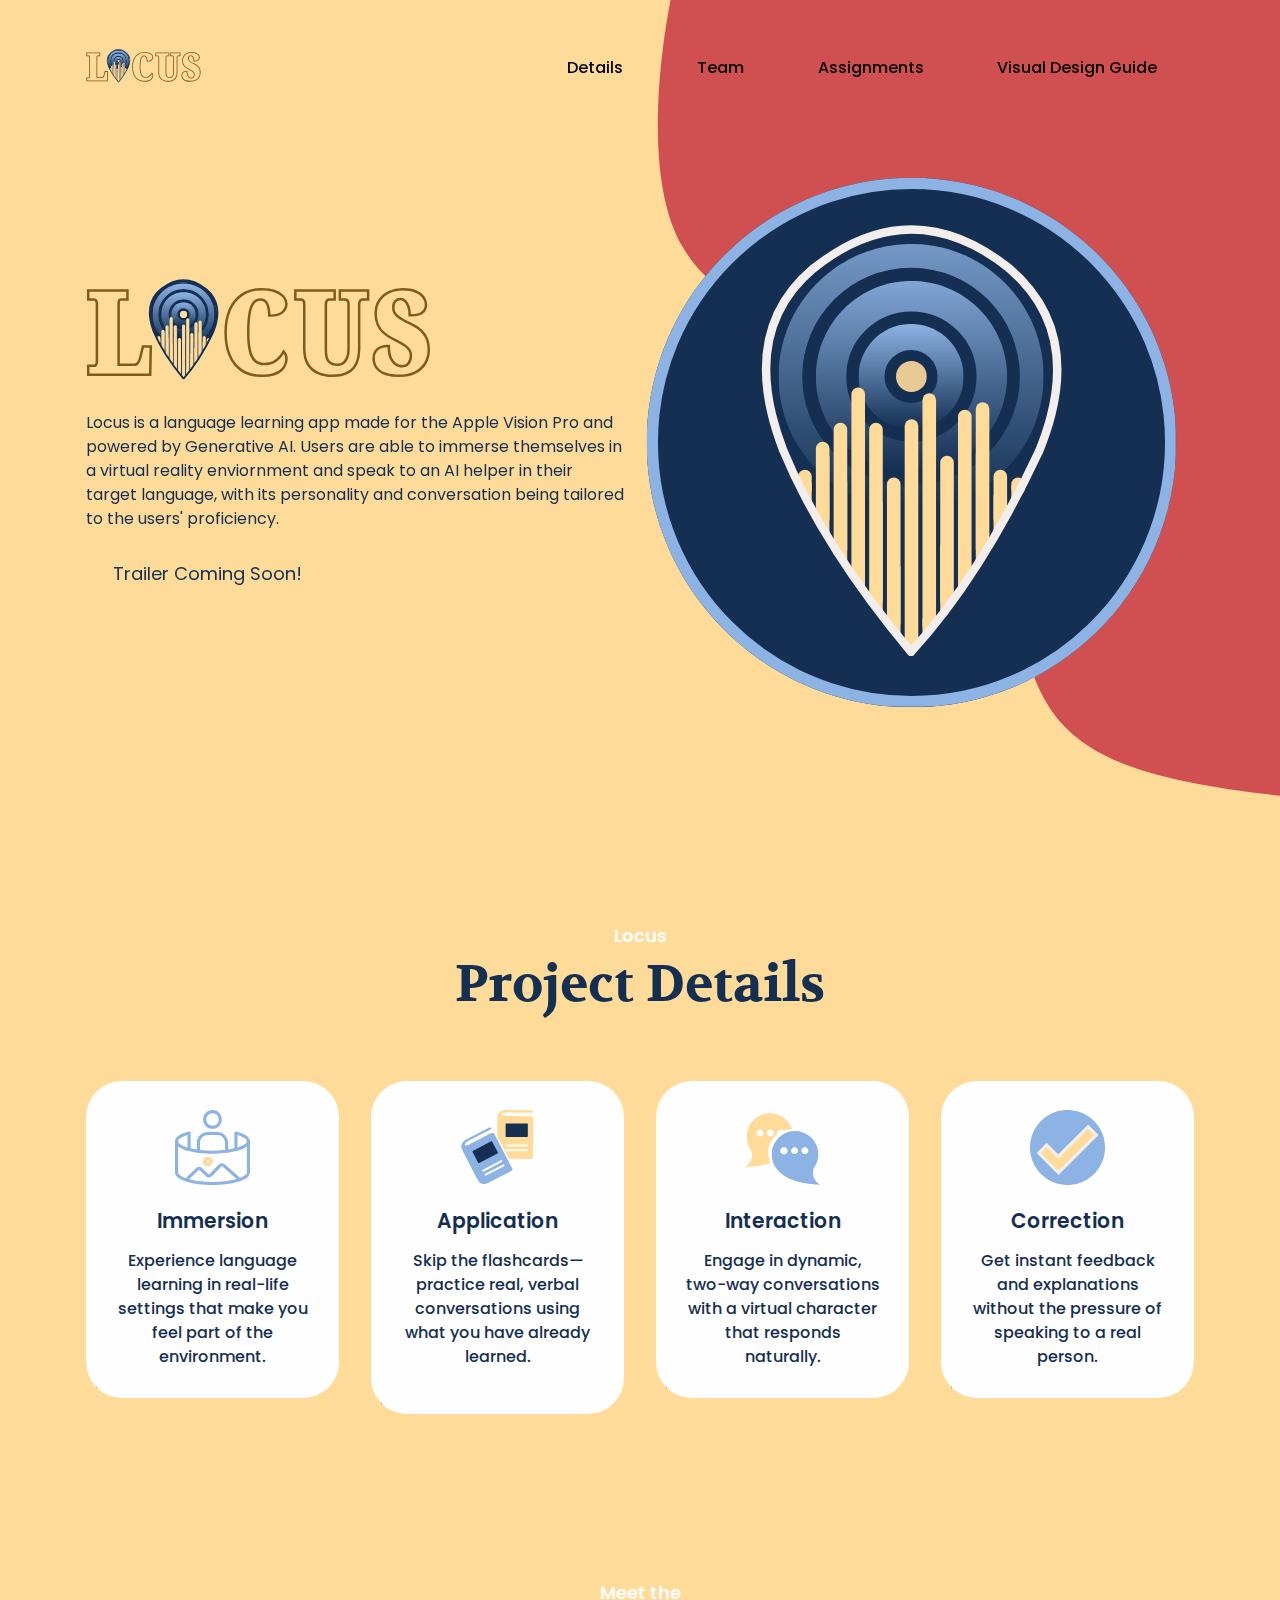
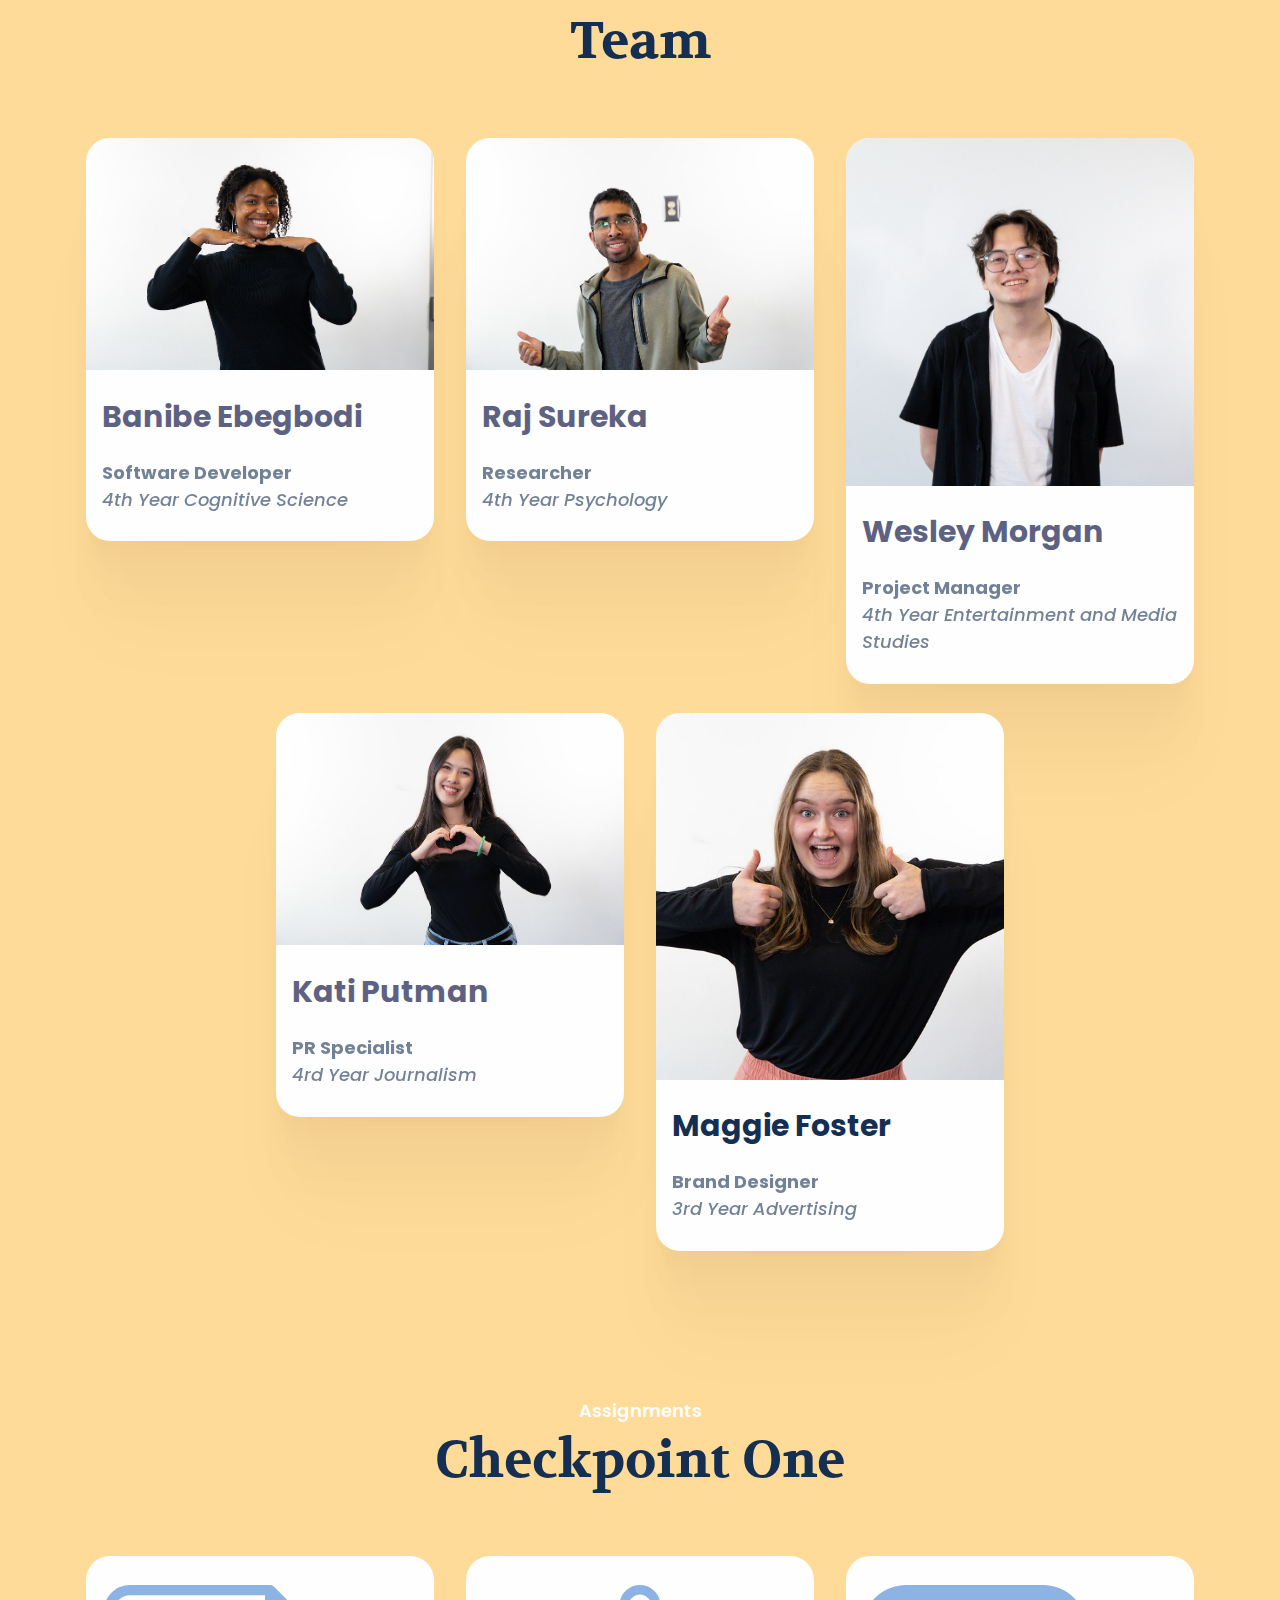
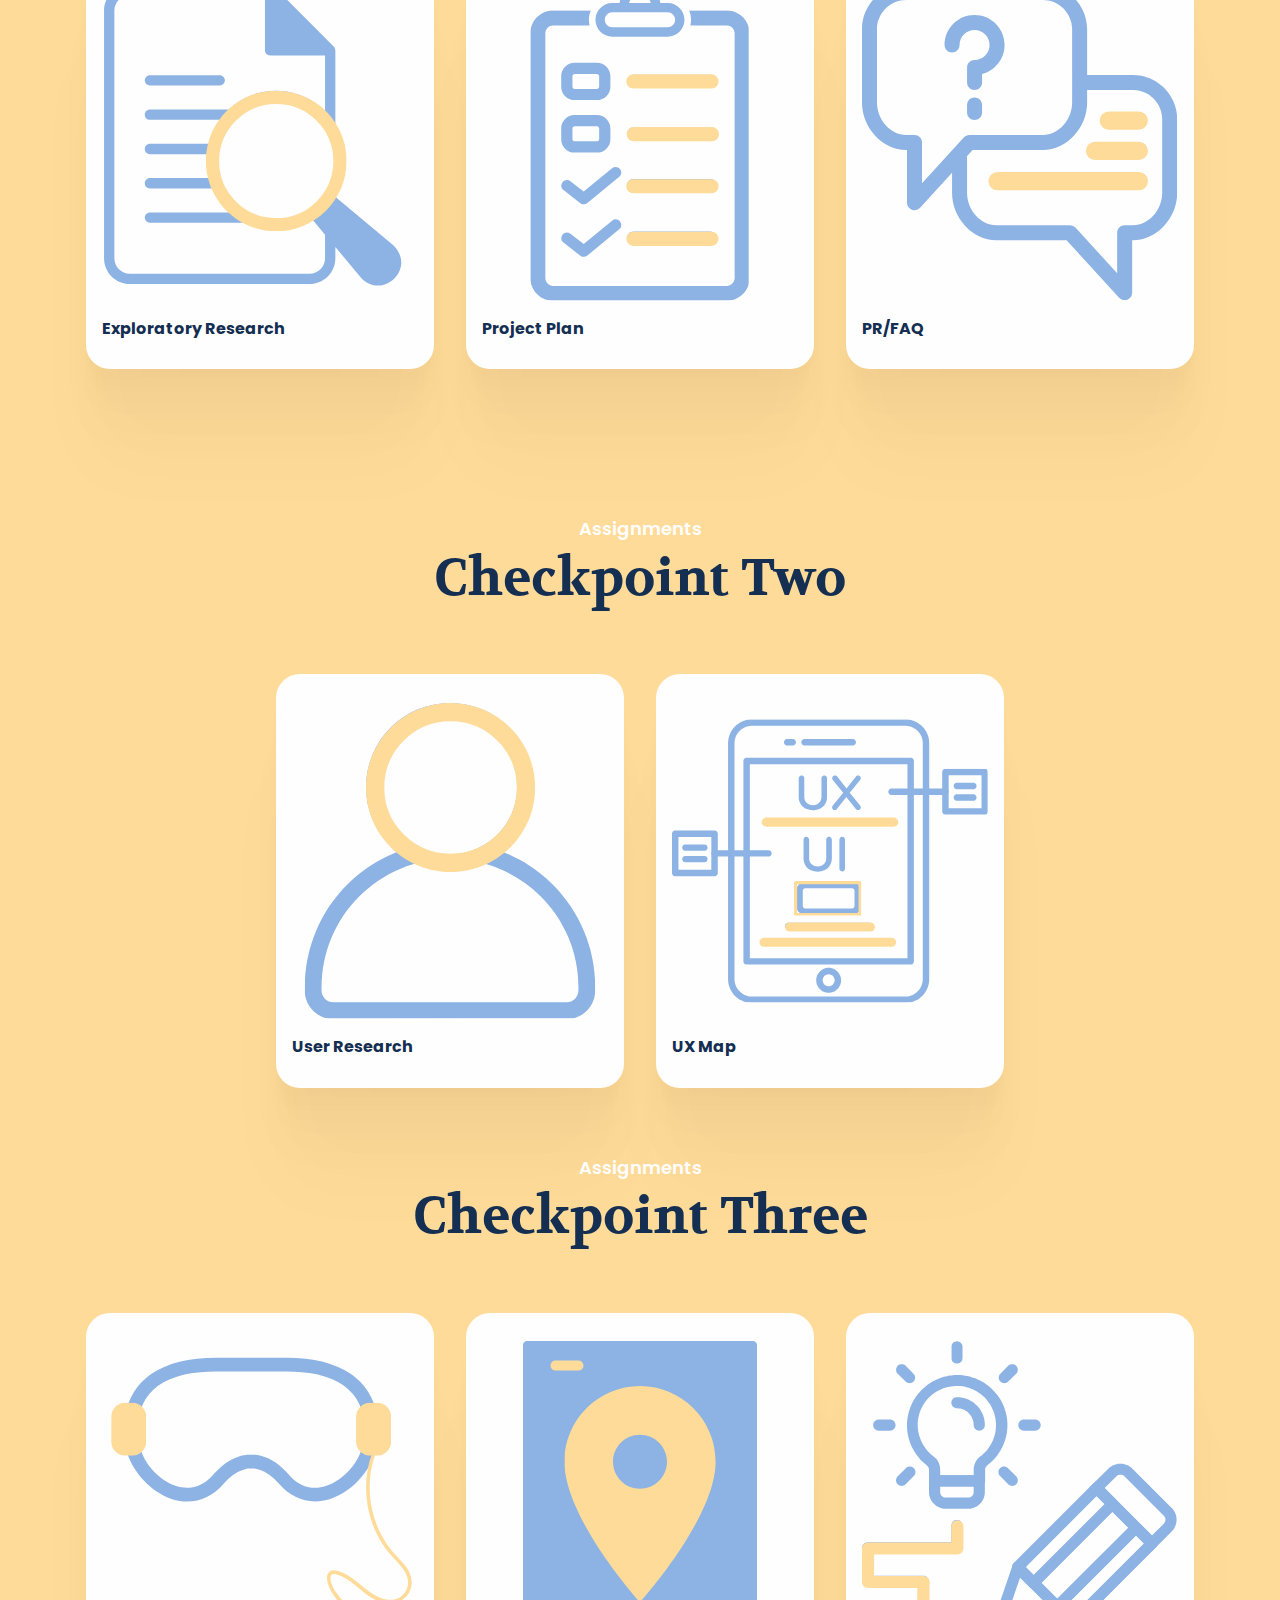
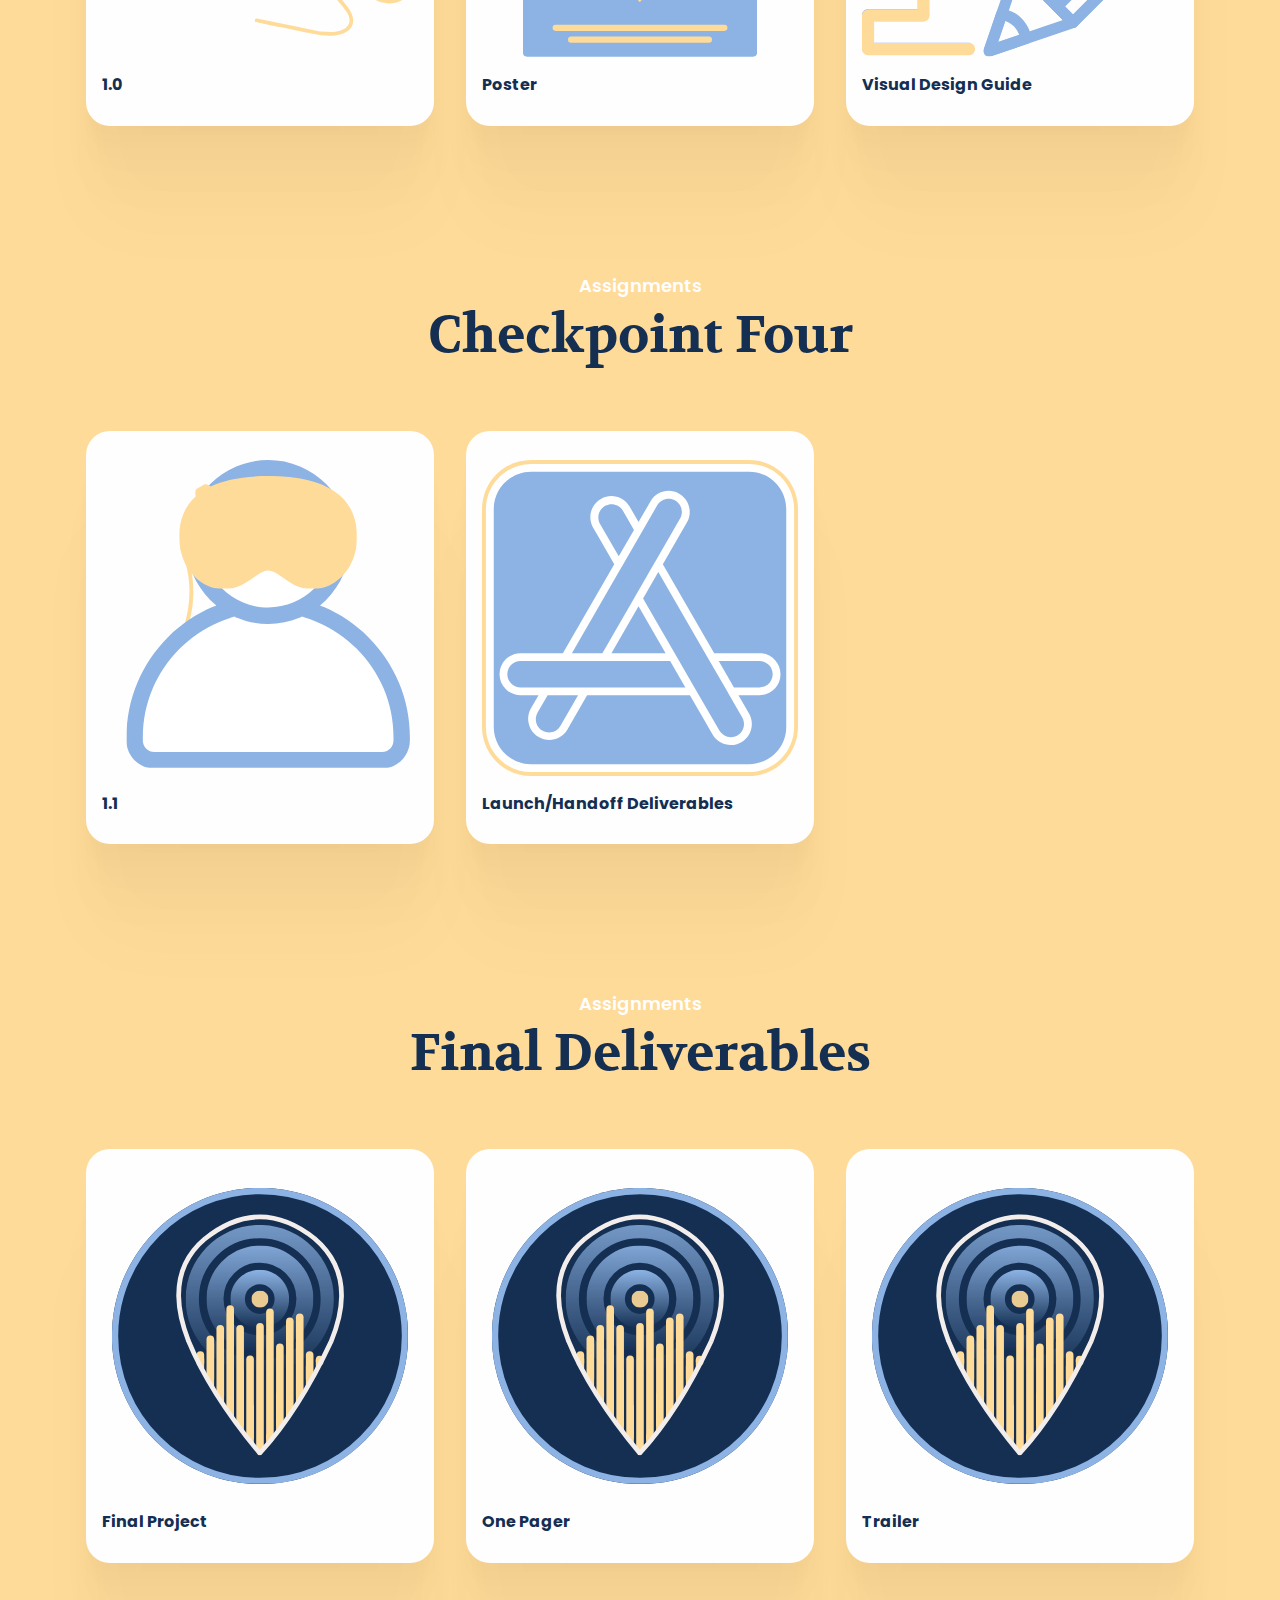
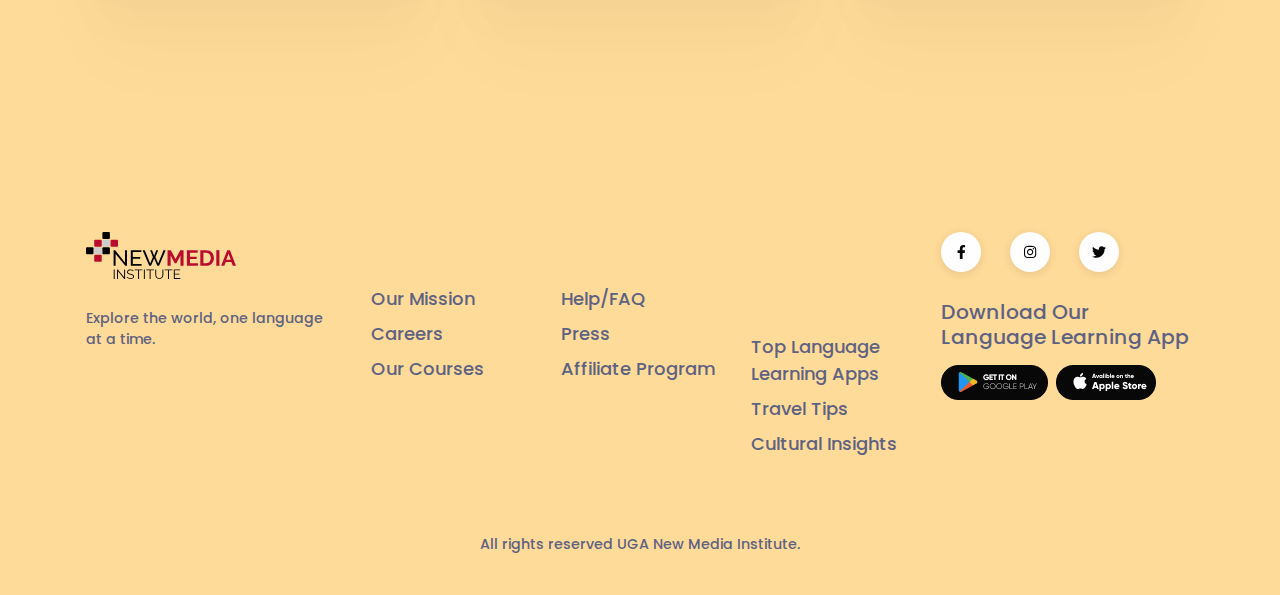
<file: template/index.html>
<!DOCTYPE html>
<html lang="en-US" dir="ltr">


 <head>
   <meta charset="utf-8">
   <meta http-equiv="X-UA-Compatible" content="IE=edge">
   <meta name="viewport" content="width=device-width, initial-scale=1">




   <!-- ===============================================-->
   <!--    Document Title - Be sure to add your team name, along with any other info-->
   <!-- ===============================================-->
   <title>LOCUS | New Media Certificate Capstone Project Page</title>




   <!-- ===============================================-->
   <!--    Favicons - Feel free to replace the NMI Logo with your own! This generator seems good: https://realfavicongenerator.net-->
   <!-- ===============================================-->
   <link rel="apple-touch-icon" sizes="180x180" href="assets/img/favicons/apple-touch-icon.png">
  <!-- This is the tab image-->
   <link rel="icon" type="image/png" sizes="32x32" href="assets/img/icons/1.svg">
   <link rel="icon" type="image/png" sizes="12x12" href="assets/img/icons/1.svg">
   <link rel="manifest" href="assets/img/favicons/site.webmanifest">
   <link rel="mask-icon" href="assets/img/favicons/safari-pinned-tab.svg" color="#5bbad5">
   <link rel="shortcut icon" href="assets/img/icons/mappin.png">
   <meta name="msapplication-TileColor" content="#da532c">
   <meta name="msapplication-config" content="assets/img/favicons/browserconfig.xml">
   <meta name="theme-color" content="#ffffff">




   <!-- ===============================================-->
   <!--    Stylesheets - Don't touch theme.css; all customizations should go in custom.css-->
   <!-- ===============================================-->
   <link href="assets/css/theme.css" rel="stylesheet" />
   <link href="assets/css/custom.css" rel="stylesheet" />


 </head>




 <body>
   <!-- ===============================================-->
   <!--    Main Content-->
   <!-- ===============================================-->
   <main class="main" id="top">


     <!-- ===============================================-->
     <!--    Navbar-->
     <nav class="navbar navbar-expand-lg navbar-light fixed-top py-5 d-block" data-navbar-on-scroll="data-navbar-on-scroll" style="color: #FFDB99">
       <div class="container"><a class="navbar-brand" href="index.html"><img src="assets/img/icons/Locus_Full_Logo.svg" height="50" alt="logo" /></a>
         <button class="navbar-toggler" type="button" data-bs-toggle="collapse" data-bs-target="#navbarSupportedContent" aria-controls="navbarSupportedContent" aria-expanded="false" aria-label="Toggle navigation"><span class="navbar-toggler-icon"> </span></button>
         <div class="collapse navbar-collapse border-top border-lg-0 mt-4 mt-lg-0" id="navbarSupportedContent">
           <ul class="navbar-nav ms-auto pt-2 pt-lg-0 font-base align-items-lg-center align-items-start">
             <li class="nav-item px-3 px-xl-4"><a class="nav-link fw-medium" aria-current="page" href="#details" color="black">Details</a></li>
             <li class="nav-item px-3 px-xl-4"><a class="nav-link fw-medium" aria-current="page" href="#team" color="black">Team</a></li>
             <!-- Probably don't need a button in the navbar, but here's one if you do <li class="nav-item px-3 px-xl-4"><a class="btn btn-outline-dark order-1 order-lg-0 fw-medium" href="#!">Sign Up</a></li> -->
             <li class="nav-item dropdown px-3 px-xl-4"> <a class="nav-link fw-medium" href="#" id="navbarDropdown" role="button" data-bs-toggle="dropdown" aria-expanded="false">Assignments</a>
               <ul class="dropdown-menu dropdown-menu-end border-0 shadow-lg" style="border-radius:0.3rem;" aria-labelledby="navbarDropdown">
                 <li><a class="dropdown-item" href="#checkpoint-one">Checkpoint One</a></li>
                 <li><a class="dropdown-item" href="#checkpoint-two">Checkpoint Two</a></li>
                 <li><a class="dropdown-item" href="#checkpoint-three">Checkpoint Three</a></li>
                 <li><a class="dropdown-item" href="#checkpoint-four">Checkpoint Four</a></li>
                 <li><a class="dropdown-item" href="#final-deliverables">Final Deliverables</a></li>
               </ul>
             </li>
             <li class="nav-item px-3 px-xl-4"><a class="nav-link fw-medium" aria-current="page" href="design-guide.html" color="black">Visual Design Guide</a></li>
           </ul>
         </div>
       </div>
     </nav>
     <!--    End of Navbar-->
     <!-- ===============================================-->
   
     <!-- ===============================================-->
     <!--    Hero Unit-->


     <section style="padding-top: 10rem;">
      <!--This div contains the swoopy bit in the background of the hero unit.-->
      <div class="bg-holder" style="background-image:url(assets/img/hero/hero-bg.svg);">
      </div>
     
      <div class="container">
        <div class="row align-items-center">
          <!--This div contains the main hero image.-->
          <div class="col-md-5 col-lg-6 order-0 order-md-1 text-end"><img class="pt-7 pt-md-0 hero-img" src="assets/img/icons/1.svg" alt="hero-header" /></div>
          <div class="col-md-7 col-lg-6 text-md-start text-center py-6">
            <img class="hero-logo" src="assets/img/icons/Locus_Full_Logo.svg" height="150" alt="logo">
            <p class="">
              Locus is a language learning app made for the Apple Vision Pro and powered by Generative AI.
              Users are able to immerse themselves in a virtual reality enviornment and speak to an AI helper 
              in their target language, with its personality and conversation being tailored to the users' proficiency. 
            </p>


            <!--You can probably just delete these buttons, but they're here if you want them.-->
            <div class="text-center text-md-start"> <a class="btn btn-primary btn-lg me-md-4 mb-3 mb-md-0 border-0" href="#!" role="button" style="background-color: #FFDB99; color: #142f52;">Trailer Coming Soon!</a>
              <br><br>
              <div class="modal fade" id="popupVideo" tabindex="-1" aria-labelledby="popupVideo" aria-hidden="true">
                <div class="modal-dialog modal-dialog-centered modal-lg">
                  <div class="modal-content">
                    <!--The YouTube link here sets the video that plays in the pop-up modal triggered by "Play Demo".-->
                  </div>
                </div>
              </div>
            </div>
          </div>
        </div>
      </div>
    </section>
     <!--<iframe class="rounded" style="width:100%;max-height:500px;" height="500px" src="https://www.youtube.com/watch?v=MLpWrANjFbI" title="YouTube video player" allow="accelerometer; autoplay; clipboard-write; encrypted-media; gyroscope; picture-in-picture" allowfullscreen="allowfullscreen"></iframe>
  -->


     <!--    End of Hero Unit-->
     <!-- ===============================================-->


     <!-- ============================================-->
     <!-- Project Details============================-->
     <section class="pt-5 pt-md-9" id="details">
      <div class="container">
        <div class="position-absolute z-index--1 end-0 d-none d-lg-block">
        </div>
        <div class="mb-7 text-center">
          <h5 class="text-white">Locus</h5>
          <!--<hr class="title-line"/>-->
          <h3 class="fs-xl-10 fs-lg-8 fs-7 fw-bold font-cursive text-capitalize charter-title">Project Details</h3>
        </div>
        <div class="row flex-container">
          <div class="col-lg-3 col-sm-6 mb-6 flex-child">
            <div class="card service-card shadow-hover rounded-3 text-center align-items-center">
              <div class="card-body p-xxl-5 p-4">
                <img src="assets/img/projectplan/immersion.svg" width="75" alt="Immersion Icon" /><br><br>
                <h4 class="mb-3 din-font">Immersion</h4>
                <p class="mb-0 fw-medium din-font">Experience language learning in real-life settings that make you feel part of the environment.</p>
              </div>
            </div>
          </div>
          <div class="col-lg-3 col-sm-6 mb-6 flex-child">
            <div class="card service-card shadow-hover rounded-3 text-center align-items-center">
              <div class="card-body p-xxl-5 p-4">
                <img src="assets/img/projectplan/application.svg" width="75" alt="Application icon" /><br><br>
                <h4 class="mb-3 din-font">Application</h4>
                <p class="mb-0 fw-medium din-font">Skip the flashcards—practice real, verbal conversations using what you have already learned.</p>
             
                </p>
              </div>
            </div>
          </div>
          <div class="col-lg-3 col-sm-6 mb-6 flex-child">
            <div class="card service-card shadow-hover rounded-3 text-center align-items-center">
              <div class="card-body p-xxl-5 p-4">
                <img src="assets/img/projectplan/interaction.svg" width="75" alt="Interaction Icon" /><br><br>
                <h4 class="mb-3 din-font">Interaction</h4>
                <p class="mb-0 fw-medium din-font">Engage in dynamic, two-way conversations with a virtual character that responds naturally.</p>
              </div>
            </div>
          </div>
          <div class="col-lg-3 col-sm-6 mb-6 flex-child">
            <div class="card service-card shadow-hover rounded-3 text-center align-items-center">
              <div class="card-body p-xxl-5 p-4">
                <img src="assets/img/projectplan/correction.svg" width="75" alt="Correction Icon" /><br><br>
                <h4 class="mb-3 din-font">Correction</h4>
                <p class="mb-0 fw-medium din-font">Get instant feedback and explanations without the pressure of speaking to a real person.</p>

              </div>  
              </div>
              </div>
              </div>
              </div>             

     </section>
     <!-- End of Project Details============================-->
     <!-- ============================================-->

     <!-- ============================================-->
     <!-- Team begin ============================-->
     <section class="pt-5" id="team">


       <div class="container">
         <div class="position-absolute start-100 bottom-0 translate-middle-x d-none d-xl-block ms-xl-n4"></div>
         <div class="mb-7 text-center">
           <h5 class="text-white">Meet the</h5>
           <h3 class="fs-xl-10 fs-lg-8 fs-7 fw-bold font-cursive text-capitalize charter-title">Team</h3>
         </div>
         <div class="row">
           <div class="col-sm-4 mb-4">
             <div class="card overflow-hidden shadow sea-bg"> <img class="card-img-top" src="assets/img/team/Banibe.jpg" alt="Team Member Name" /></a>
               <div class="card-body py-4 px-3">
                 <div class="d-flex flex-column flex-lg-row justify-content-between mb-3">
                  <a href="https://www.linkedin.com/in/bani-ebegbodi/?miniProfileUrn=urn%3Ali%3Afs_miniProfile%3AACoAADewoScBXaZyT40JReczhAe4oHm3BnvpDqk" target="_blank"><h4 class="text-secondary fw-bold charter-font" style="font-size: 30px;">Banibe Ebegbodi
                   </h4></a>
                 </div>
                <div class="d-flex align-items-center">
                  <span class="fw-bold din-font" style="color: #142f52; opacity: 0.6; font-size: 18px;">
                    Software Developer<br><span class="fw-medium" style="font-style: italic;">4th Year Cognitive Science</span>
                  </span>
                </div>
                </div>
             </div>
           </div>
           <div class="col-sm-4 mb-4">
              <div class="card overflow-hidden shadow sea-bg"> <img class="card-img-top" src="assets/img/team/Raj.jpg" alt="Team Member Name" /></a>
               <div class="card-body py-4 px-3">
                 <div class="d-flex flex-column flex-lg-row justify-content-between mb-3">
                  <a href="https://www.linkedin.com/in/raj-sureka/" target="_blank"><h4 class="text-secondary fw-bold charter-font" style="font-size: 30px;">Raj Sureka</h4></a>
                 </div>
                 <div class="d-flex align-items-center">
                  <span class="fw-bold din-font" style="color: #142f52; opacity: 0.6; font-size: 18px;">
                    Researcher<br><span class="fw-medium" style="font-style: italic;">4th Year Psychology</span>
                  </span>
                </div>
              </div>
             </div>
           </div>
           <div class="col-sm-4 mb-4">
            <div class="card overflow-hidden shadow sea-bg"><img class="card-img-top" src="assets/img/team/Wesley.jpeg" alt="Team Member Name" /></a>
              <div class="card-body py-4 px-3">
                <div class="d-flex flex-column flex-lg-row justify-content-between mb-3">
                  <a href="https://www.linkedin.com/in/wesley-morgan-97a349223/" target="_blank"> <h4 class="text-secondary fw-bold charter-font" style="font-size: 30px;">Wesley Morgan</h4></a>
                </div>
                <div class="d-flex align-items-center">
                 <span class="fw-bold din-font" style="color: #142f52; opacity: 0.6; font-size: 18px;">
                   Project Manager<br><span class="fw-medium" style="font-style: italic;">4th Year Entertainment and Media Studies</span>
                 </span>
               </div>
               </div>
            </div>
          </div>
         </div>
         <div class="row justify-content-center">
           <div class="col-sm-4 mb-4">
             <div class="card overflow-hidden shadow sea-bg"> <img class="card-img-top" src="assets/img/team/Kati.jpg" alt="Team Member Name" />
               <div class="card-body py-4 px-3">
                 <div class="d-flex flex-column flex-lg-row justify-content-between mb-3">
                  <a href="https://www.linkedin.com/in/katiputman/?miniProfileUrn=urn%3Ali%3Afs_miniProfile%3AACoAADgMksIBs8I6c-kdJOjGRlNFAmiI3KvyQIA" target="_blank"><h4 class="text-secondary fw-bold charter-font" style="font-size: 30px;">Kati Putman</h4></a>
                 </div>
                 <div class="d-flex align-items-center">
                  <span class="fw-bold din-font" style="color: #142f52; opacity: 0.6; font-size: 18px;">
                    PR Specialist<br><span class="fw-medium" style="font-style: italic;">4rd Year Journalism </span>
                  </span>
                </div>
               </div>
             </div>
           </div>
           <div class="col-sm-4 mb-4">
            <div class="card overflow-hidden shadow sea-bg">
              <img class="card-img-top" src="assets/img/team/Maggie.jpg" alt="Team Member Name" />
              <div class="card-body py-4 px-3">
                <div class="d-flex flex-column flex-lg-row justify-content-between mb-3">
                  <a href="https://www.linkedin.com/in/maggiefoster16/" target="_blank"><h4 class="fw-bold charter-font" style="font-size: 30px;">Maggie Foster</h4></a>
                </div>
                <div class="d-flex align-items-center">
                  <span class="fw-bold din-font" style="color: #142f52; opacity: 0.6; font-size: 18px;">
                    Brand Designer<br><span class="fw-medium" style="font-style: italic;">3rd Year Advertising</span>
                  </span>
                </div>
              </div>
            </div> 
          </div>        
         </div>
       </div><!-- end of .container-->


     </section>
     <!-- Team end ============================-->
     <!-- ============================================-->


     <section class="pt-5" id="checkpoint-one">
      <div class="container">
        <div class="position-absolute start-100 bottom-0 translate-middle-x d-none d-xl-block ms-xl-n4">
        </div>
        <div class="mb-7 text-center">
          <h5 class="text-white">Assignments</h5>
          <h3 class="fs-xl-10 fs-lg-8 fs-7 fw-bold font-cursive text-capitalize charter-title">Checkpoint One</h3>
        </div>
        <div class="row">
          <div class="col-sm-4 mb-4">
            <a href="assets/files/checkpoint-one/exploratory-research.pdf" target="_blank" class="text-decoration-none">
              <div class="card overflow-hidden shadow"> 
                <div class="card-body py-4 px-3">
                  <img class="card-img-top" src="assets/img/checkpoint_1/exploratory_research.svg" alt="Exploratory Research icon" />
                  <div class="d-flex flex-column flex-lg-row justify-content-between mb-3">
                    <!--<h4 class="text-secondary fw-medium">Exploratory Research</h4>-->
                  </div>
                  <span class="fs-0 fw-bold">Exploratory Research</span>
                </div>
              </div>
            </a>
          </div>
          <div class="col-sm-4 mb-4">
            <a href="https://www.canva.com/design/DAGc_J0vuRs/jArSvAy9fgRj8BFSDBQhlg/edit?utm_content=DAGc_J0vuRs&utm_campaign=designshare&utm_medium=link2&utm_source=sharebutton" target="_blank" class="text-decoration-none">
              <div class="card overflow-hidden shadow">
                <div class="card-body py-4 px-3">
                  <img class="card-img-top" src="assets/img/checkpoint_1/project_plan.svg" alt="project plan icon" />
                  <div class="d-flex flex-column flex-lg-row justify-content-between mb-3">
                    <!--<h4 class="text-black">Project Plan</h4>-->
                  </div>
                  <span class="fs-0 fw-bold">Project Plan</span>
                </div>
              </div>
            </a>
          </div>
          <div class="col-sm-4 mb-4">
            <a href="assets/files/checkpoint-one/prfaq.pdf" target="_blank" class="text-decoration-none">
              <div class="card overflow-hidden shadow"> 
                <div class="card-body py-4 px-3">
                  <img class="card-img-top" src="assets/img/checkpoint_1/pr_faq.svg" alt="PR/FAQ Icon" />
                  <div class="d-flex flex-column flex-lg-row justify-content-between mb-3">
                    <!--<h4 class="text-black">PR / FAQ</h4>-->
                  </div>
                  <span class="fs-0 fw-bold">PR/FAQ</span>
                </div>
              </div>
            </a>
          </div>       
        </div>
      </div>
     </section>
     
<!-- Checkpoint One end ============================-->
<!-- ============================================-->


<!-- ============================================-->
<!-- Checkpoint Two begin ============================-->
<section class="pt-5" id="checkpoint-two">


 <div class="container">
   <div class="position-absolute start-100 bottom-0 translate-middle-x d-none d-xl-block ms-xl-n4"></div>
   <div class="mb-7 text-center">
     <h5 class="text-white">Assignments </h5>
     <h3 class="fs-xl-10 fs-lg-8 fs-7 fw-bold font-cursive text-capitalize charter-title">Checkpoint Two</h3>
   </div>
   <div class="row justify-content-center">
     <div class="col-sm-4 mb-4">
       <a href="assets/files/checkpoint-two/user-research.pdf" target="_blank" class="text-decoration-none">
        <div class="card overflow-hidden shadow">
          <!--<img class="card-img-top" src="assets/img/checkpoint_2/user_research.svg"  alt="user research icon" />-->
        <div class="card-body py-4 px-3">
          <img class="card-img-top" src="assets/img/checkpoint_2/user_research.svg"  alt="user research icon" />           
          <div class="d-flex flex-column flex-lg-row justify-content-between mb-3">
             <!--<h4 class="text-black">User Research</h4>-->
           </div>
           <span class="fs-0 fw-bold">User Research</span>
         </div>
         </div>
     </a>
    </div>
     <div class="col-sm-4 mb-4">
       <a href="assets/files/checkpoint-two/ux-map.pdf" target="_blank" class="text-decoration-none">
        <div class="card overflow-hidden shadow">           
          <!--<img class="card-img-top" src="assets/img/checkpoint_2/ux_map.svg"  alt="UX map icon" />-->
        <div class="card-body py-4 px-3">
          <img class="card-img-top" src="assets/img/checkpoint_2/ux_map.svg" alt="ux map icon" />
           <div class="d-flex flex-column flex-lg-row justify-content-between mb-3">
             <!--<h4 class="text-black">UX Map</h4>-->
           </div>
           <span class="fs-0 fw-bold">UX Map</span>
         </div>
         </div>
        </a>
       </div>
      </div>
      </div>
 </div><!-- Checkpoint Two end-->


 <section class="pt-5" id="checkpoint-three">
  <div class="container">
    <div class="position-absolute start-100 bottom-0 translate-middle-x d-none d-xl-block ms-xl-n4"></div>
    <div class="mb-7 text-center">
      <h5 class="text-white">Assignments</h5>
      <h3 class="fs-xl-10 fs-lg-8 fs-7 fw-bold font-cursive text-capitalize charter-title">Checkpoint Three</h3>
    </div>
    <div class="row">
      <div class="col-sm-4 mb-4">
        <a href="assets/files/checkpoint-three/one-point-zero.zip" target="_blank" class="text-decoration-none">
          <div class="card overflow-hidden shadow">
            <div class="card-body py-4 px-3">     
               <img class="card-img-top" src="assets/img/checkpoint_3/1_0.svg"  alt="1.0 icon" />
              <div class="d-flex flex-column flex-lg-row justify-content-between mb-3">
                <!--<h4 class="text-black">1.0</h4>-->
              </div>
              <span class="fs-0 fw-bold">1.0</span>
            </div>
          </div>
        </a>
      </div>
      <div class="col-sm-4 mb-4">
        <a href="assets/files/checkpoint-three/poster.jpg" target="_blank" class="text-decoration-none">
          <div class="card overflow-hidden shadow">
            <div class="card-body py-4 px-3">
              <img class="card-img-top" src="assets/img/checkpoint_3/poster.svg" alt="poser icon" />
              <div class="d-flex flex-column flex-lg-row justify-content-between mb-3">
                <!--<h4 class="text-black">Poster</h4>-->
              </div>
              <span class="fs-0 fw-bold">Poster</span>
            </div>
          </div>
        </a>
      </div>
      <div class="col-sm-4 mb-4">
        <a href="https://www.canva.com/design/DAGc3UKGLcQ/MZhleJDtuNMi8_Z5mvmrzg/edit?utm_content=DAGc3UKGLcQ&utm_campaign=designshare&utm_medium=link2&utm_source=sharebutton" target="_blank" class="text-decoration-none">
          <div class="card overflow-hidden shadow">
            <div class="card-body py-4 px-3">
              <img class="card-img-top" src="assets/img/checkpoint_3/vdg.svg" alt="VDG Icon" />
              <div class="d-flex flex-column flex-lg-row justify-content-between mb-3">
                <!--<h4 class="text-black">Visual Design Guide</h4>-->
              </div>
              <span class="fs-0 fw-bold">Visual Design Guide</span>
            </div>
          </div>
        </a>
      </div>
      <!--<div class="col-md-4 mb-4">
        <div class = "card overflow-hidden shadow">
          <div class="card-body py-4 px-3">
            <img src="assets/img/favicons/VDG_Option_1.png" alt="Visual Design Guide" width="600" height="400">
              </span>
          </div>
        </div>
      </div>-->
    </div>
  </div>
</section>
     <!-- Checkpoint Three end ============================-->
     <!-- ============================================-->


     <!-- ============================================-->
     <!-- Checkpoint Four begin ============================-->
     <section class="pt-5" id="checkpoint-four">
      <div class="container">
        <div class="position-absolute start-100 bottom-0 translate-middle-x d-none d-xl-block ms-xl-n4"></div>
        <div class="mb-7 text-center">
          <h5 class="text-white">Assignments </h5>
          <h3 class="fs-xl-10 fs-lg-8 fs-7 fw-bold font-cursive text-capitalize charter-title">Checkpoint Four</h3>
        </div>
        <div class="row">
          <div class="col-sm-4 mb-4">
            <a href="assets/files/checkpoint-four/one-point-one.zip" target="_blank" class="text-decoration-none">
              <div class="card overflow-hidden shadow">
                <div class="card-body py-4 px-3">
                  <img class="card-img-top" src="assets/img/checkpoint_4/1_1.svg" alt="1.1 icon" />
                  <div class="d-flex flex-column flex-lg-row justify-content-center mb-3">
                    <!--<h4 class="text-black">Checkpoint 1.1</h4>-->
                  </div>
                  <span class="fs-0 fw-bold">1.1</span>
                </div>
              </div>
            </a>
          </div>
    
          <div class="col-sm-4 mb-4">
            <a href="assets/files/checkpoint-four/SLAMScript.pdf" target="_blank" class="text-decoration-none">
              <div class="card overflow-hidden shadow">
                <div class="card-body py-4 px-3">
                  <img class="card-img-top" src="assets/img/checkpoint_4/launch.svg" alt="launch icon" />
                  <div class="d-flex flex-column flex-lg-row justify-content-center mb-3">
                    <!--<h4 class="text-black">Launch / Handoff Deliverables</h4>-->
                  </div>
                  <span class="fs-0 fw-bold">Launch/Handoff Deliverables</span>
                </div>
              </div>
            </a>
          </div>
        </div>
      </div>
    </section>
     <!-- Checkpoint Four end ============================-->
     <!-- ============================================-->


     <!-- ============================================-->
     <!-- Final Deliverables begin ============================-->
     <section class="pt-5" id="final-deliverables">


       <div class="container">
         <div class="position-absolute start-100 bottom-0 translate-middle-x d-none d-xl-block ms-xl-n4">
         </div>
         <div class="mb-7 text-center">
           <h5 class="text-white">Assignments</h5>
           <h3 class="fs-xl-10 fs-lg-8 fs-7 fw-bold font-cursive text-capitalize charter-title">Final Deliverables</h3>
         </div>
         <div class="row justify-content-center">
           <div class="col-sm-4 mb-4">
             <a href="assets/files/final-deliverables/project.zip" target="_blank" class="text-decoration-none">
               <div class="card overflow-hidden shadow">
                 <div class="card-body py-4 px-3">
                  <img class="card-img-top" src="assets/img/icons/1.svg" alt="final project icon" />
                   <div class="d-flex flex-column flex-lg-row justify-content-between mb-3">
                     <!--<h4 class="text-black">Final Project</h4>-->
                   </div>
                   <span class="fs-0 fw-bold">Final Project</span>
                 </div>
               </div>
             </a>
           </div>
           <div class="col-sm-4 mb-4">
             <a href="assets/files/final-deliverables/one-pager.pdf" target="_blank" class="text-decoration-none">
               <div class="card overflow-hidden shadow">
                 <div class="card-body py-4 px-3">
                  <img class="card-img-top" src="assets/img/icons/1.svg" alt="One pager icon" />
                   <div class="d-flex flex-column flex-lg-row justify-content-between mb-3">
                     <!--<h4 class="text-black">One Pager</h4>-->
                   </div>
                   <span class="fs-0 fw-bold">One Pager</span>
                 </div>
               </div>
             </a>
           </div>
           <div class="col-sm-4 mb-4">
             <a href="#!" role="button" data-bs-toggle="modal" data-bs-target="#popup-trailer" class="text-decoration-none">
               <div class="card overflow-hidden shadow">
                 <div class="card-body py-4 px-3">      
                  <img class="card-img-top" src="assets/img/icons/1.svg" alt="Trailer icon" />
                   <div class="d-flex flex-column flex-lg-row justify-content-between mb-3">
                     <!--<h4 class="text-black">Trailer</h4>-->
                   </div>
                   <span class="fs-0 fw-bold">Trailer</span>
                 </div>
               </div>
             </a>
             <div class="modal fade" id="popup-trailer" tabindex="-1" aria-labelledby="popupVideo" aria-hidden="true">
               <div class="modal-dialog modal-dialog-centered modal-lg">
                 <div class="modal-content">
                   <iframe class="rounded" style="width:100%;max-height:500px;" height="500px" src="https://www.youtube.com/embed/_lhdhL4UDIo" title="Placeholder Video" allow="accelerometer; autoplay; clipboard-write; encrypted-media; gyroscope; picture-in-picture" allowfullscreen="allowfullscreen"></iframe>
                 </div>
               </div>
             </div>
           </div>
         </div>
       </div>
    
     </section>
    
     <!-- Final Deliverables end ============================-->
     <!-- ============================================-->


     <!-- Additional sections below in the Extra Sections div for you to use as you'd like, or delete if unnecessary. To add a link to a section in the navbar, just link to the id of the corresponding section (for example, the first section below would be href="#booking" in the navbar li to correspond with <section id="booking"> below)-->
    
   <div id="extra-sections">


     <!-- ============================================-->
     <!-- <section> begin ============================-->
       <!--
     <section id="booking">


       <div class="container">
         <div class="row align-items-center">
           <div class="col-lg-6">
             <div class="mb-4 text-start">
               <h5 class="text-secondary">Easy and Fast </h5>
               <h3 class="fs-xl-10 fs-lg-8 fs-7 fw-bold font-cursive text-capitalize">Book your next trip in 3 easy steps</h3>
             </div>
             <div class="d-flex align-items-start mb-5">
               <div class="bg-primary me-sm-4 me-3 p-3" style="border-radius: 13px"> <img src="assets/img/steps/selection.svg" width="22" alt="steps" /></div>
               <div class="flex-1">
                 <h5 class="text-secondary fw-bold fs-0">Choose Destination</h5>
                 <p>Choose your favourite place. No matter <br class="d-none d-sm-block"> where you travel inside the World.</p>
               </div>
             </div>
             <div class="d-flex align-items-start mb-5">
               <div class="bg-danger me-sm-4 me-3 p-3" style="border-radius: 13px"> <img src="assets/img/steps/water-sport.svg" width="22" alt="steps" /></div>
               <div class="flex-1">
                 <h5 class="text-secondary fw-bold fs-0">Make Payment</h5>
                 <p>After find your perfect spot, make your <br class="d-none d-sm-block"> payment and get ready to travel.</p>
               </div>
             </div>
             <div class="d-flex align-items-start mb-5">
               <div class="bg-info me-sm-4 me-3 p-3" style="border-radius: 13px"> <img src="assets/img/steps/taxi.svg" width="22" alt="steps" /></div>
               <div class="flex-1">
                 <h5 class="text-secondary fw-bold fs-0">Reach Airport on Selected Date</h5>
                 <p>Lastly, you have to arrive at the airport <br class="d-none d-sm-block"> on time and enjoy the vacation.</p>
               </div>
             </div>
           </div>
           <div class="col-lg-6 d-flex justify-content-center align-items-start">
             <div class="card position-relative shadow" style="max-width: 370px;">
               <div class="position-absolute z-index--1 me-10 me-xxl-0" style="right:-160px;top:-210px;"> <img src="assets/img/steps/bg.png" style="max-width:550px;" alt="shape" /></div>
               <div class="card-body p-3"> <img class="mb-4 mt-2 rounded-2 w-100" src="assets/img/steps/booking-img.jpg" alt="booking" />
                 <div>
                   <h5 class="fw-medium">Trip To Greece</h5>
                   <p class="fs--1 mb-3 fw-medium">14-29 June | by Robbin joseph</p>
                   <div class="icon-group mb-4"> <span class="btn icon-item"> <img src="assets/img/steps/leaf.svg" alt=""/></span><span class="btn icon-item"> <img src="assets/img/steps/map.svg" alt=""/></span><span class="btn icon-item"> <img src="assets/img/steps/send.svg" alt=""/></span>
                   </div>
                   <div class="d-flex align-items-center justify-content-between">
                     <div class="d-flex align-items-center mt-n1"><img class="me-3" src="assets/img/steps/building.svg" width="18" alt="building" /><span class="fs--1 fw-medium">24 people going</span></div>
                     <div class="show-onhover position-relative">
                       <div class="card hideEl shadow position-absolute end-0 start-xl-50 bottom-100 translate-xl-middle-x ms-3" style="width: 260px;border-radius:18px;">
                         <div class="card-body py-3">
                           <div class="d-flex">
                             <div style="margin-right: 10px"> <img class="rounded-circle" src="assets/img/steps/favorite-placeholder.png" width="50" alt="favorite" /></div>
                             <div>
                               <p class="fs--1 mb-1 fw-medium">Ongoing </p>
                               <h5 class="fw-medium mb-3">Trip to rome</h5>
                               <h6 class="fs--1 fw-medium mb-2"><span>40%</span> completed</h6>
                               <div class="progress" style="height: 6px;">
                                 <div class="progress-bar" role="progressbar" style="width: 40%;" aria-valuenow="25" aria-valuemin="0" aria-valuemax="100"></div>
                               </div>
                             </div>
                           </div>
                         </div>
                       </div>
                       <button class="btn"> <img src="assets/img/steps/heart.svg" width="20" alt="step" /></button>
                     </div>
                   </div>
                 </div>
               </div>
             </div>
           </div>
         </div>
       </div>--><!-- end of .container-->
  


     </section>
     <!-- <section> close ============================-->
     <!-- ============================================-->








     <!-- ============================================-->
     <!-- <section> begin ============================-->
      <!--
       <section id="testimonial">
      
         <div class="container">
           <div class="row">
             <div class="col-lg-5">
               <div class="mb-8 text-start">
                 <h5 class="text-secondary">Testimonials </h5>
                 <h3 class="fs-xl-10 fs-lg-8 fs-7 fw-bold font-cursive text-capitalize charter-title">What people say about Us.</h3>
               </div>
             </div>
             <div class="col-lg-1"></div>
             <div class="col-lg-6">
               <div class="pe-7 ps-5 ps-lg-0">
                 <div class="carousel slide carousel-fade position-static" id="testimonialIndicator" data-bs-ride="carousel">
                   <div class="carousel-indicators">
                     <button class="active" type="button" data-bs-target="#testimonialIndicator" data-bs-slide-to="0" aria-current="true" aria-label="Testimonial 0"></button>
                     <button class="false" type="button" data-bs-target="#testimonialIndicator" data-bs-slide-to="1" aria-current="true" aria-label="Testimonial 1"></button>
                     <button class="false" type="button" data-bs-target="#testimonialIndicator" data-bs-slide-to="2" aria-current="true" aria-label="Testimonial 2"></button>
                   </div>
                   <div class="carousel-inner">
                     <div class="carousel-item position-relative active">
                       <div class="card shadow" style="border-radius:10px;">
                         <div class="position-absolute start-0 top-0 translate-middle"> <img class="rounded-circle fit-cover" src="assets/img/testimonial/author.png" height="65" width="65" alt="" /></div>
                         <div class="card-body p-4">
                           <p class="fw-medium mb-4">&quot;As a student learning Spanish, this platform has been a game-changer. I can practice with native speakers and feel more confident traveling abroad!&quot;</p>
                           <h5 class="text-secondary">Emily Miller</h5>
                           <p class="fw-medium fs--1 mb-0">Athens, Georgia, USA</p>
                         </div>
                       </div>
                       <div class="card shadow-sm position-absolute top-0 z-index--1 mb-3 w-100 h-100" style="border-radius:10px;transform:translate(25px, 25px)"> </div>
                     </div>
                     <div class="carousel-item position-relative ">
                       <div class="card shadow" style="border-radius:10px;">
                         <div class="position-absolute start-0 top-0 translate-middle"> <img class="rounded-circle fit-cover" src="assets/img/testimonial/author2.png" height="65" width="65" alt="" /></div>
                         <div class="card-body p-4">
                           <p class="fw-medium mb-4">&quot;Annie Holt chose to partake in a study abroad program in Spain and needed to become proficient in the language, she felt that learning Spanish through an AI virtual reality assistant was the best way to go.!&quot;</p>
                           <h5 class="text-secondary">James O'Connor</h5>
                           <p class="fw-medium fs--1 mb-0">London, UK</p>
                         </div>
                       </div>
                       <div class="card shadow-sm position-absolute top-0 z-index--1 mb-3 w-100 h-100" style="border-radius:10px;transform:translate(25px, 25px)"> </div>
                     </div>
                     <div class="carousel-item position-relative ">
                       <div class="card shadow" style="border-radius:10px;">
                         <div class="position-absolute start-0 top-0 translate-middle"> <img class="rounded-circle fit-cover" src="assets/img/testimonial/author3.png" height="65" width="65" alt="" /></div>
                         <div class="card-body p-4">
                           <p class="fw-medium mb-4">&quot;I've always wanted to learn French, and this platform made it easy and fun. I love how interactive the lessons are!&quot;</p>
                           <h5 class="text-secondary">Sophie Dubois</h5>
                           <p class="fw-medium fs--1 mb-0">Paris, France</p>
                         </div>
                       </div>
                       <div class="card shadow-sm position-absolute top-0 z-index--1 mb-3 w-100 h-100" style="border-radius:10px;transform:translate(25px, 25px)"> </div>
                     </div>
                   </div>
                   <div class="carousel-navigation d-flex flex-column flex-between-center position-absolute end-0 top-lg-50 bottom-0 translate-middle-y z-index-1 me-3 me-lg-0" style="height:60px;width:20px;">
                     <button class="carousel-control-prev position-static" type="button" data-bs-target="#testimonialIndicator" data-bs-slide="prev"><img src="assets/img/icons/up.svg" width="16" alt="icon" /></button>
                     <button class="carousel-control-next position-static" type="button" data-bs-target="#testimonialIndicator" data-bs-slide="next"><img src="assets/img/icons/down.svg" width="16" alt="icon" /></button>
                   </div>
                 </div>
               </div>
             </div>
           </div>
         </div>
        
      </section>-->
    
     <!-- <section> close ============================-->
   <!-- ============================================-->


<!-- ============================================-->
<!-- <div class="position-relative pt-9 pt-lg-8 pb-6 pb-lg-8">
 <div class="container">
   <div class="row row-cols-lg-5 row-cols-md-3 row-cols-2 flex-center">
     <div class="col">
       <div class="card shadow-hover mb-4" style="border-radius:10px;">
         <div class="card-body text-center"> <img class="img-fluid" src="assets/img/partner/1.png" alt="" /></div>
       </div>
     </div>
     <div class="col">
       <div class="card shadow-hover mb-4" style="border-radius:10px;">
         <div class="card-body text-center"> <img class="img-fluid" src="assets/img/partner/2.png" alt="" /></div>
       </div>
     </div>
     <div class="col">
       <div class="card shadow-hover mb-4" style="border-radius:10px;">
         <div class="card-body text-center"> <img class="img-fluid" src="assets/img/partner/3.png" alt="" /></div>
       </div>
     </div>
     <div class="col">
       <div class="card shadow-hover mb-4" style="border-radius:10px;">
         <div class="card-body text-center"> <img class="img-fluid" src="assets/img/partner/4.png" alt="" /></div>
       </div>
     </div>
     <div class="col">
       <div class="card shadow-hover mb-4" style="border-radius:10px;">
         <div class="card-body text-center"> <img class="img-fluid" src="assets/img/partner/5.png" alt="" /></div>
       </div>
     </div>
   </div>
 </div>
</div> -->


<!-- ============================================-->
<!-- <section> begin ============================-->
<!-- <section class="pt-6">


 <div class="container">
   <div class="py-8 px-5 position-relative text-center" style="background-color: rgba(223, 215, 249, 0.199);border-radius: 129px 20px 20px 20px;">
     <div class="position-absolute start-100 top-0 translate-middle ms-md-n3 ms-n4 mt-3"> <img src="assets/img/cta/send.png" style="max-width:70px;" alt="send icon" /></div>
     <div class="position-absolute end-0 top-0 z-index--1"> <img src="assets/img/cta/shape-bg2.png" width="264" alt="cta shape" /></div>
     <div class="position-absolute start-0 bottom-0 ms-3 z-index--1 d-none d-sm-block"> <img src="assets/img/cta/shape-bg1.png" style="max-width: 340px;" alt="cta shape" /></div>
     <div class="row justify-content-center">
       <div class="col-lg-8 col-md-10">
         <h2 class="text-secondary lh-1-7 mb-7">Subscribe to get information, latest news and other interesting offers about Cobham</h2>
         <form class="row g-3 align-items-center w-lg-75 mx-auto">
           <div class="col-sm">
             <div class="input-group-icon">
               <input class="form-control form-little-squirrel-control" type="email" placeholder="Enter email " aria-label="email" /><img class="input-box-icon" src="assets/img/cta/mail.svg" width="17" alt="mail" />
             </div>
           </div>
           <div class="col-sm-auto">
             <button class="btn btn-danger orange-gradient-btn fs--1">Subscribe</button>
           </div>
         </form>
       </div>
     </div>
   </div>
 </div>--><!-- end of .container-->


</section>
<!-- <section> close ============================-->
<!-- ============================================-->


</div>
<!-- Extra sections end ============================-->
<!-- ============================================-->




<!-- ============================================-->
<!-- Footer begin ============================-->
<section class="pb-0 pb-lg-4">

  <div class="container">
    <div class="row">
      <!-- Logo and tagline -->
      <div class="col-lg-3 col-md-7 col-12 mb-4 mb-md-6 mb-lg-0 order-0">
        <img class="mb-4" src="assets/img/nmi/nmi-logo.svg" width="150" alt="Language & Travel Institute" />
        <p class="fs--1 text-secondary mb-0 fw-medium">Explore the world, one language at a time.</p>
      </div>

      <!-- Company section -->
      <div class="col-lg-2 col-md-4 mb-4 mb-lg-0 order-lg-1 order-md-2">
        <h4 class="footer-heading-color fw-bold font-sans-serif mb-3 mb-lg-4" style="color: #FFDB99">About Us</h4>
        <ul class="list-unstyled mb-0">
          <li class="mb-2"><a class="link-900 fs-1 fw-medium text-decoration-none" href="#!">Our Mission</a></li>
          <li class="mb-2"><a class="link-900 fs-1 fw-medium text-decoration-none" href="#!">Careers</a></li>
          <li class="mb-2"><a class="link-900 fs-1 fw-medium text-decoration-none" href="#!">Our Courses</a></li>
        </ul>
      </div>

      <!-- Contact section -->
      <div class="col-lg-2 col-md-4 mb-4 mb-lg-0 order-lg-2 order-md-3">
        <h4 class="footer-heading-color fw-bold font-sans-serif mb-3 mb-lg-4" style="color: #FFDB99">Get in Touch</h4>
        <ul class="list-unstyled mb-0">
          <li class="mb-2"><a class="link-900 fs-1 fw-medium text-decoration-none" href="#!">Help/FAQ</a></li>
          <li class="mb-2"><a class="link-900 fs-1 fw-medium text-decoration-none" href="#!">Press</a></li>
          <li class="mb-2"><a class="link-900 fs-1 fw-medium text-decoration-none" href="#!">Affiliate Program</a></li>
        </ul>
      </div>

      <!-- Resources section -->
      <div class="col-lg-2 col-md-4 mb-4 mb-lg-0 order-lg-3 order-md-4">
        <h4 class="footer-heading-color fw-bold font-sans-serif mb-3 mb-lg-4" style="color: #FFDB99">Travel & Language Resources</h4>
        <ul class="list-unstyled mb-0">
          <li class="mb-2"><a class="link-900 fs-1 fw-medium text-decoration-none" href="#!">Top Language Learning Apps</a></li>
          <li class="mb-2"><a class="link-900 fs-1 fw-medium text-decoration-none" href="#!">Travel Tips</a></li>
          <li class="mb-2"><a class="link-900 fs-1 fw-medium text-decoration-none" href="#!">Cultural Insights</a></li>
        </ul>
      </div>

      <!-- Social media and app promotion -->
      <div class="col-lg-3 col-md-5 col-12 mb-4 mb-md-6 mb-lg-0 order-lg-4 order-md-1">
        <div class="icon-group mb-4">
          <a class="text-decoration-none icon-item shadow-social" id="facebook" href="#!"><i class="fab fa-facebook-f"> </i></a>
          <a class="text-decoration-none icon-item shadow-social" id="instagram" href="#!"><i class="fab fa-instagram"> </i></a>
          <a class="text-decoration-none icon-item shadow-social" id="twitter" href="#!"><i class="fab fa-twitter"> </i></a>
        </div>
        <h4 class="fw-medium font-sans-serif text-secondary mb-3">Download Our Language Learning App</h4>
        <div class="d-flex align-items-center">
          <a href="#!"> <img class="me-2" src="assets/img/promo/play-store.png" alt="play store" /></a>
          <a href="#!"> <img src="assets/img/promo/apple-store.png" alt="apple store" /></a>
        </div>
      </div>
    </div>
  </div><!-- end of .container-->

</section>
<!-- Footer end ============================-->
<!-- ============================================-->




     <div class="py-5 text-center">
       <p class="mb-0 text-secondary fs--1 fw-medium">All rights reserved UGA New Media Institute.</p>
     </div>
   </main>
   <!-- ===============================================-->
   <!--    End of Main Content-->
   <!-- ===============================================-->








   <!-- ===============================================-->
   <!--    JavaScript-->
   <!-- ===============================================-->
   <script src="vendors/@popperjs/popper.min.js"></script>
   <script src="vendors/bootstrap/bootstrap.min.js"></script>
   <script src="vendors/is/is.min.js"></script>
   <script src="https://polyfill.io/v3/polyfill.min.js?features=window.scroll"></script>
   <script src="vendors/fontawesome/all.min.js"></script>
   <script src="assets/js/theme.js"></script>


   <link href="https://fonts.googleapis.com/css2?family=Poppins:wght@400;500;600;700&amp;family=Volkhov:wght@700&amp;display=swap" rel="stylesheet">
 </body>


</html>
</file>
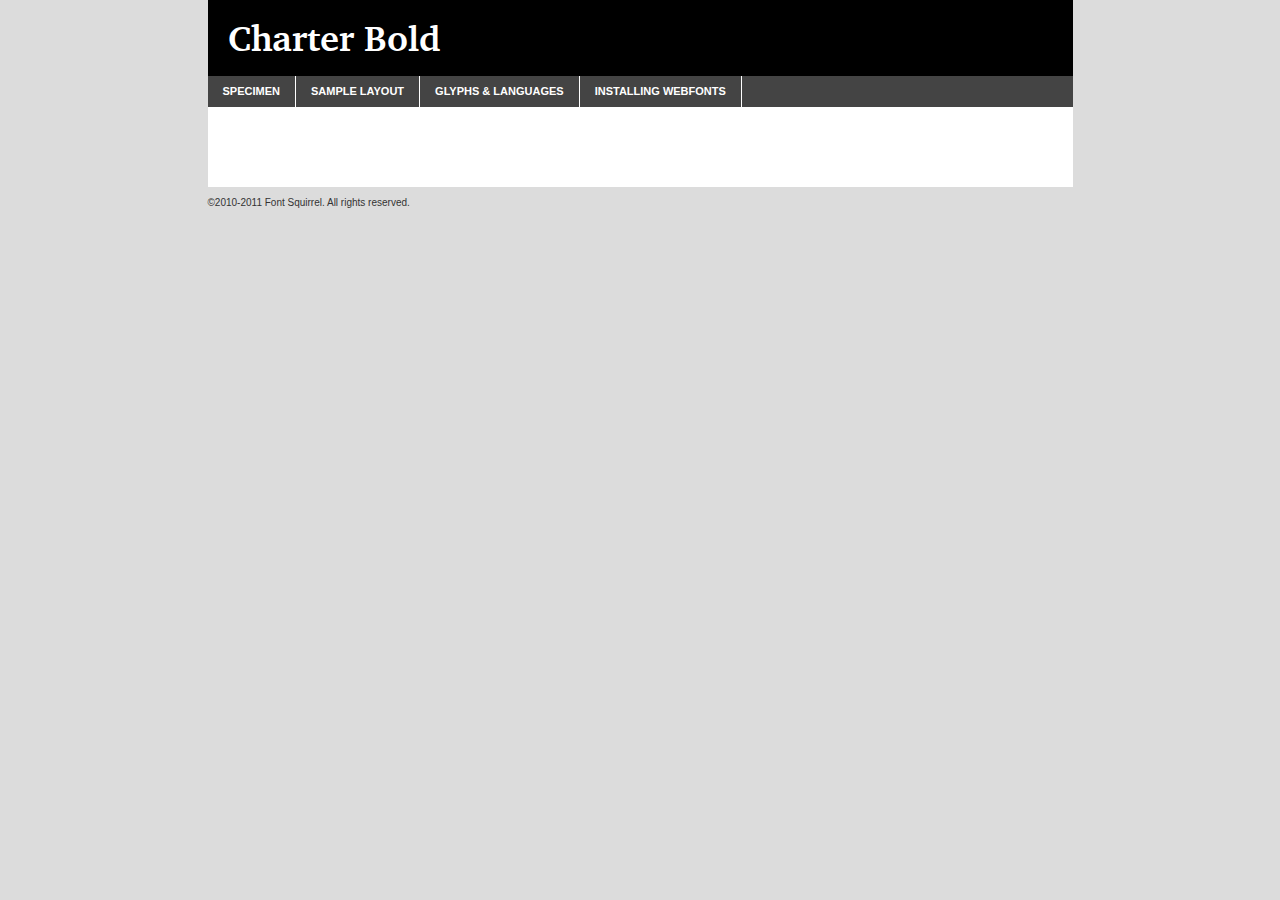
<file: template/assets/css/fonts/charter/charter/webfonts/charter_bold-demo.html>
<!DOCTYPE html PUBLIC "-//W3C//DTD XHTML 1.0 Transitional//EN"
	"http://www.w3.org/TR/xhtml1/DTD/xhtml1-transitional.dtd">

<html xmlns="http://www.w3.org/1999/xhtml" xml:lang="en" lang="en">
<head>
	<meta http-equiv="Content-Type" content="text/html; charset=utf-8" />
	<script src="http://ajax.googleapis.com/ajax/libs/jquery/1.7.2/jquery.min.js" type="text/javascript" charset="utf-8"></script>
	<script src="specimen_files/easytabs.js" type="text/javascript" charset="utf-8"></script>
	<link rel="stylesheet" href="specimen_files/specimen_stylesheet.css" type="text/css" charset="utf-8" />
	<link rel="stylesheet" href="stylesheet.css" type="text/css" charset="utf-8" />

	<style type="text/css">
					body{
				font-family: 'charterbold';
							}
		</style>

	<title>Charter Bold Specimen</title>
	
	
	<script type="text/javascript" charset="utf-8">
		$(document).ready(function() {
			$('#container').easyTabs({defaultContent:1});
		});
	</script>
</head>

<body>
<div id="container">
	<div id="header">
		Charter Bold	</div>
	<ul class="tabs">
		<li><a href="#specimen">Specimen</a></li>
		<li><a href="#layout">Sample Layout</a></li>
				<li><a href="#glyphs">Glyphs &amp; Languages</a></li>
		<li><a href="#installing">Installing Webfonts</a></li>
		
	</ul>
	
	<div id="main_content">

		
			<div id="specimen">
		
				<div class="section">
					<div class="grid12 firstcol">
						<div class="huge">AaBb</div>
					</div>
				</div>
		
				<div class="section">
					<div class="glyph_range">A&#x200B;B&#x200b;C&#x200b;D&#x200b;E&#x200b;F&#x200b;G&#x200b;H&#x200b;I&#x200b;J&#x200b;K&#x200b;L&#x200b;M&#x200b;N&#x200b;O&#x200b;P&#x200b;Q&#x200b;R&#x200b;S&#x200b;T&#x200b;U&#x200b;V&#x200b;W&#x200b;X&#x200b;Y&#x200b;Z&#x200b;a&#x200b;b&#x200b;c&#x200b;d&#x200b;e&#x200b;f&#x200b;g&#x200b;h&#x200b;i&#x200b;j&#x200b;k&#x200b;l&#x200b;m&#x200b;n&#x200b;o&#x200b;p&#x200b;q&#x200b;r&#x200b;s&#x200b;t&#x200b;u&#x200b;v&#x200b;w&#x200b;x&#x200b;y&#x200b;z&#x200b;1&#x200b;2&#x200b;3&#x200b;4&#x200b;5&#x200b;6&#x200b;7&#x200b;8&#x200b;9&#x200b;0&#x200b;&amp;&#x200b;.&#x200b;,&#x200b;?&#x200b;!&#x200b;&#64;&#x200b;(&#x200b;)&#x200b;#&#x200b;$&#x200b;%&#x200b;*&#x200b;+&#x200b;-&#x200b;=&#x200b;:&#x200b;;</div>
				</div>
				<div class="section">
					<div class="grid12 firstcol">
						<table class="sample_table">
							<tr><td>10</td><td class="size10">abcdefghijklmnopqrstuvwxyzABCDEFGHIJKLMNOPQRSTUVWXYZ0123456789abcdefghijklmnopqrstuvwxyzABCDEFGHIJKLMNOPQRSTUVWXYZ0123456789abcdefghijklmnopqrstuvwxyzABCDEFGHIJKLMNOPQRSTUVWXYZ</td></tr>
							<tr><td>11</td><td class="size11">abcdefghijklmnopqrstuvwxyzABCDEFGHIJKLMNOPQRSTUVWXYZ0123456789abcdefghijklmnopqrstuvwxyzABCDEFGHIJKLMNOPQRSTUVWXYZ0123456789abcdefghijklmnopqrstuvwxyzABCDEFGHIJKLMNOPQRSTUVWXYZ</td></tr>
							<tr><td>12</td><td class="size12">abcdefghijklmnopqrstuvwxyzABCDEFGHIJKLMNOPQRSTUVWXYZ0123456789abcdefghijklmnopqrstuvwxyzABCDEFGHIJKLMNOPQRSTUVWXYZ0123456789abcdefghijklmnopqrstuvwxyzABCDEFGHIJKLMNOPQRSTUVWXYZ</td></tr>
							<tr><td>13</td><td class="size13">abcdefghijklmnopqrstuvwxyzABCDEFGHIJKLMNOPQRSTUVWXYZ0123456789abcdefghijklmnopqrstuvwxyzABCDEFGHIJKLMNOPQRSTUVWXYZ0123456789abcdefghijklmnopqrstuvwxyzABCDEFGHIJKLMNOPQRSTUVWXYZ</td></tr>
							<tr><td>14</td><td class="size14">abcdefghijklmnopqrstuvwxyzABCDEFGHIJKLMNOPQRSTUVWXYZ0123456789abcdefghijklmnopqrstuvwxyzABCDEFGHIJKLMNOPQRSTUVWXYZ0123456789abcdefghijklmnopqrstuvwxyzABCDEFGHIJKLMNOPQRSTUVWXYZ</td></tr>
							<tr><td>16</td><td class="size16">abcdefghijklmnopqrstuvwxyzABCDEFGHIJKLMNOPQRSTUVWXYZ0123456789abcdefghijklmnopqrstuvwxyzABCDEFGHIJKLMNOPQRSTUVWXYZ</td></tr>
							<tr><td>18</td><td class="size18">abcdefghijklmnopqrstuvwxyzABCDEFGHIJKLMNOPQRSTUVWXYZ0123456789abcdefghijklmnopqrstuvwxyzABCDEFGHIJKLMNOPQRSTUVWXYZ</td></tr>
							<tr><td>20</td><td class="size20">abcdefghijklmnopqrstuvwxyzABCDEFGHIJKLMNOPQRSTUVWXYZ0123456789abcdefghijklmnopqrstuvwxyzABCDEFGHIJKLMNOPQRSTUVWXYZ</td></tr>
							<tr><td>24</td><td class="size24">abcdefghijklmnopqrstuvwxyzABCDEFGHIJKLMNOPQRSTUVWXYZ0123456789abcdefghijklmnopqrstuvwxyzABCDEFGHIJKLMNOPQRSTUVWXYZ</td></tr>
							<tr><td>30</td><td class="size30">abcdefghijklmnopqrstuvwxyzABCDEFGHIJKLMNOPQRSTUVWXYZ0123456789abcdefghijklmnopqrstuvwxyzABCDEFGHIJKLMNOPQRSTUVWXYZ</td></tr>
							<tr><td>36</td><td class="size36">abcdefghijklmnopqrstuvwxyzABCDEFGHIJKLMNOPQRSTUVWXYZ0123456789abcdefghijklmnopqrstuvwxyzABCDEFGHIJKLMNOPQRSTUVWXYZ</td></tr>
							<tr><td>48</td><td class="size48">abcdefghijklmnopqrstuvwxyzABCDEFGHIJKLMNOPQRSTUVWXYZ0123456789abcdefghijklmnopqrstuvwxyzABCDEFGHIJKLMNOPQRSTUVWXYZ</td></tr>
							<tr><td>60</td><td class="size60">abcdefghijklmnopqrstuvwxyzABCDEFGHIJKLMNOPQRSTUVWXYZ0123456789abcdefghijklmnopqrstuvwxyzABCDEFGHIJKLMNOPQRSTUVWXYZ</td></tr>
							<tr><td>72</td><td class="size72">abcdefghijklmnopqrstuvwxyzABCDEFGHIJKLMNOPQRSTUVWXYZ0123456789abcdefghijklmnopqrstuvwxyzABCDEFGHIJKLMNOPQRSTUVWXYZ</td></tr>
							<tr><td>90</td><td class="size90">abcdefghijklmnopqrstuvwxyzABCDEFGHIJKLMNOPQRSTUVWXYZ0123456789abcdefghijklmnopqrstuvwxyzABCDEFGHIJKLMNOPQRSTUVWXYZ</td></tr>
						</table>
				
					</div>
			
				</div>
		
		
		
								<div class="section" id="bodycomparison">


										<div id="xheight">
				<div class="fontbody">&#xE000;&#xE000;&#xE000;&#xE000;&#xE000;&#xE000;&#xE000;&#xE000;&#xE000;&#xE000;&#xE000;&#xE000;&#xE000;&#xE000;&#xE000;&#xE000;&#xE000;&#xE000;&#xE000;&#xE000;&#xE000;&#xE000;&#xE000;&#xE000;&#xE000;&#xE000;&#xE000;&#xE000;&#xE000;&#xE000;&#xE000;&#xE000;&#xE000;&#xE000;&#xE000;&#xE000;&#xE000;&#xE000;&#xE000;&#xE000;&#xE000;&#xE000;&#xE000;&#xE000;&#xE000;&#xE000;&#xE000;&#xE000;&#xE000;&#xE000;&#xE000;&#xE000;&#xE000;&#xE000;&#xE000;&#xE000;&#xE000;&#xE000;&#xE000;&#xE000;&#xE000;&#xE000;&#xE000;&#xE000;&#xE000;&#xE000;&#xE000;&#xE000;&#xE000;&#xE000;&#xE000;&#xE000;&#xE000;&#xE000;&#xE000;&#xE000;&#xE000;&#xE000;&#xE000;&#xE000;&#xE000;&#xE000;&#xE000;&#xE000;&#xE000;&#xE000;&#xE000;&#xE000;&#xE000;&#xE000;&#xE000;&#xE000;&#xE000;&#xE000;&#xE000;&#xE000;&#xE000;&#xE000;&#xE000;body</div><div class="arialbody">body</div><div class="verdanabody">body</div><div class="georgiabody">body</div></div>
										<div class="fontbody" style="z-index:1">
											body<span>Charter Bold</span>
										</div>
										<div class="arialbody" style="z-index:1">
											body<span>Arial</span>
										</div>
										<div class="verdanabody" style="z-index:1">
											body<span>Verdana</span>
										</div>
										<div class="georgiabody" style="z-index:1">
											body<span>Georgia</span>
										</div>



								</div>
		
		
				<div class="section psample psample_row1" id="">
					
					<div class="grid2 firstcol">
						<p class="size10"><span>10.</span>Aenean lacinia bibendum nulla sed consectetur. Fusce dapibus, tellus ac cursus commodo, tortor mauris condimentum nibh, ut fermentum massa justo sit amet risus. Nullam id dolor id nibh ultricies vehicula ut id elit. Cum sociis natoque penatibus et magnis dis parturient montes, nascetur ridiculus mus. Nulla vitae elit libero, a pharetra augue.</p>
			
					</div>
					<div class="grid3">
						<p class="size11"><span>11.</span>Aenean lacinia bibendum nulla sed consectetur. Fusce dapibus, tellus ac cursus commodo, tortor mauris condimentum nibh, ut fermentum massa justo sit amet risus. Nullam id dolor id nibh ultricies vehicula ut id elit. Cum sociis natoque penatibus et magnis dis parturient montes, nascetur ridiculus mus. Nulla vitae elit libero, a pharetra augue.</p>
			
					</div>
					<div class="grid3">
						<p class="size12"><span>12.</span>Aenean lacinia bibendum nulla sed consectetur. Fusce dapibus, tellus ac cursus commodo, tortor mauris condimentum nibh, ut fermentum massa justo sit amet risus. Nullam id dolor id nibh ultricies vehicula ut id elit. Cum sociis natoque penatibus et magnis dis parturient montes, nascetur ridiculus mus. Nulla vitae elit libero, a pharetra augue.</p>
			
					</div>
					<div class="grid4">
						<p class="size13"><span>13.</span>Aenean lacinia bibendum nulla sed consectetur. Fusce dapibus, tellus ac cursus commodo, tortor mauris condimentum nibh, ut fermentum massa justo sit amet risus. Nullam id dolor id nibh ultricies vehicula ut id elit. Cum sociis natoque penatibus et magnis dis parturient montes, nascetur ridiculus mus. Nulla vitae elit libero, a pharetra augue.</p>
			
					</div>
					<div class="white_blend"></div>
					
				</div>
				<div class="section psample psample_row2" id="">
					<div class="grid3 firstcol">
						<p class="size14"><span>14.</span>Aenean lacinia bibendum nulla sed consectetur. Fusce dapibus, tellus ac cursus commodo, tortor mauris condimentum nibh, ut fermentum massa justo sit amet risus. Nullam id dolor id nibh ultricies vehicula ut id elit. Cum sociis natoque penatibus et magnis dis parturient montes, nascetur ridiculus mus. Nulla vitae elit libero, a pharetra augue.</p>
			
					</div>
					<div class="grid4">
						<p class="size16"><span>16.</span>Aenean lacinia bibendum nulla sed consectetur. Fusce dapibus, tellus ac cursus commodo, tortor mauris condimentum nibh, ut fermentum massa justo sit amet risus. Nullam id dolor id nibh ultricies vehicula ut id elit. Cum sociis natoque penatibus et magnis dis parturient montes, nascetur ridiculus mus. Nulla vitae elit libero, a pharetra augue.</p>
			
					</div>
					<div class="grid5">
						<p class="size18"><span>18.</span>Aenean lacinia bibendum nulla sed consectetur. Fusce dapibus, tellus ac cursus commodo, tortor mauris condimentum nibh, ut fermentum massa justo sit amet risus. Nullam id dolor id nibh ultricies vehicula ut id elit. Cum sociis natoque penatibus et magnis dis parturient montes, nascetur ridiculus mus. Nulla vitae elit libero, a pharetra augue.</p>
			
					</div>

					<div class="white_blend"></div>

				</div>
				
				<div class="section psample psample_row3" id="">
					<div class="grid5 firstcol">
						<p class="size20"><span>20.</span>Aenean lacinia bibendum nulla sed consectetur. Fusce dapibus, tellus ac cursus commodo, tortor mauris condimentum nibh, ut fermentum massa justo sit amet risus. Nullam id dolor id nibh ultricies vehicula ut id elit. Cum sociis natoque penatibus et magnis dis parturient montes, nascetur ridiculus mus. Nulla vitae elit libero, a pharetra augue.</p>
					</div>
					<div class="grid7">
						<p class="size24"><span>24.</span>Aenean lacinia bibendum nulla sed consectetur. Fusce dapibus, tellus ac cursus commodo, tortor mauris condimentum nibh, ut fermentum massa justo sit amet risus. Nullam id dolor id nibh ultricies vehicula ut id elit. Cum sociis natoque penatibus et magnis dis parturient montes, nascetur ridiculus mus. Nulla vitae elit libero, a pharetra augue.</p>
					</div>
					
					<div class="white_blend"></div>
					
				</div>
				
				<div class="section psample psample_row4" id="">
					<div class="grid12 firstcol">
						<p class="size30"><span>30.</span>Aenean lacinia bibendum nulla sed consectetur. Fusce dapibus, tellus ac cursus commodo, tortor mauris condimentum nibh, ut fermentum massa justo sit amet risus. Nullam id dolor id nibh ultricies vehicula ut id elit. Cum sociis natoque penatibus et magnis dis parturient montes, nascetur ridiculus mus. Nulla vitae elit libero, a pharetra augue.</p>
					</div>
					<div class="white_blend"></div>
					
				</div>
				
				
				
				<div class="section psample psample_row1 fullreverse">
					<div class="grid2 firstcol">
						<p class="size10"><span>10.</span>Aenean lacinia bibendum nulla sed consectetur. Fusce dapibus, tellus ac cursus commodo, tortor mauris condimentum nibh, ut fermentum massa justo sit amet risus. Nullam id dolor id nibh ultricies vehicula ut id elit. Cum sociis natoque penatibus et magnis dis parturient montes, nascetur ridiculus mus. Nulla vitae elit libero, a pharetra augue.</p>
			
					</div>
					<div class="grid3">
						<p class="size11"><span>11.</span>Aenean lacinia bibendum nulla sed consectetur. Fusce dapibus, tellus ac cursus commodo, tortor mauris condimentum nibh, ut fermentum massa justo sit amet risus. Nullam id dolor id nibh ultricies vehicula ut id elit. Cum sociis natoque penatibus et magnis dis parturient montes, nascetur ridiculus mus. Nulla vitae elit libero, a pharetra augue.</p>
			
					</div>
					<div class="grid3">
						<p class="size12"><span>12.</span>Aenean lacinia bibendum nulla sed consectetur. Fusce dapibus, tellus ac cursus commodo, tortor mauris condimentum nibh, ut fermentum massa justo sit amet risus. Nullam id dolor id nibh ultricies vehicula ut id elit. Cum sociis natoque penatibus et magnis dis parturient montes, nascetur ridiculus mus. Nulla vitae elit libero, a pharetra augue.</p>
			
					</div>
					<div class="grid4">
						<p class="size13"><span>13.</span>Aenean lacinia bibendum nulla sed consectetur. Fusce dapibus, tellus ac cursus commodo, tortor mauris condimentum nibh, ut fermentum massa justo sit amet risus. Nullam id dolor id nibh ultricies vehicula ut id elit. Cum sociis natoque penatibus et magnis dis parturient montes, nascetur ridiculus mus. Nulla vitae elit libero, a pharetra augue.</p>
			
					</div>
					<div class="black_blend"></div>
					
				</div>
				
				<div class="section psample psample_row2 fullreverse">
					<div class="grid3 firstcol">
						<p class="size14"><span>14.</span>Aenean lacinia bibendum nulla sed consectetur. Fusce dapibus, tellus ac cursus commodo, tortor mauris condimentum nibh, ut fermentum massa justo sit amet risus. Nullam id dolor id nibh ultricies vehicula ut id elit. Cum sociis natoque penatibus et magnis dis parturient montes, nascetur ridiculus mus. Nulla vitae elit libero, a pharetra augue.</p>
			
					</div>
					<div class="grid4">
						<p class="size16"><span>16.</span>Aenean lacinia bibendum nulla sed consectetur. Fusce dapibus, tellus ac cursus commodo, tortor mauris condimentum nibh, ut fermentum massa justo sit amet risus. Nullam id dolor id nibh ultricies vehicula ut id elit. Cum sociis natoque penatibus et magnis dis parturient montes, nascetur ridiculus mus. Nulla vitae elit libero, a pharetra augue.</p>
			
					</div>
					<div class="grid5">
						<p class="size18"><span>18.</span>Aenean lacinia bibendum nulla sed consectetur. Fusce dapibus, tellus ac cursus commodo, tortor mauris condimentum nibh, ut fermentum massa justo sit amet risus. Nullam id dolor id nibh ultricies vehicula ut id elit. Cum sociis natoque penatibus et magnis dis parturient montes, nascetur ridiculus mus. Nulla vitae elit libero, a pharetra augue.</p>
			
					</div>
					<div class="black_blend"></div>

				</div>
				
				<div class="section psample fullreverse psample_row3" id="">
					<div class="grid5 firstcol">
						<p class="size20"><span>20.</span>Aenean lacinia bibendum nulla sed consectetur. Fusce dapibus, tellus ac cursus commodo, tortor mauris condimentum nibh, ut fermentum massa justo sit amet risus. Nullam id dolor id nibh ultricies vehicula ut id elit. Cum sociis natoque penatibus et magnis dis parturient montes, nascetur ridiculus mus. Nulla vitae elit libero, a pharetra augue.</p>
					</div>
					<div class="grid7">
						<p class="size24"><span>24.</span>Aenean lacinia bibendum nulla sed consectetur. Fusce dapibus, tellus ac cursus commodo, tortor mauris condimentum nibh, ut fermentum massa justo sit amet risus. Nullam id dolor id nibh ultricies vehicula ut id elit. Cum sociis natoque penatibus et magnis dis parturient montes, nascetur ridiculus mus. Nulla vitae elit libero, a pharetra augue.</p>
					</div>
					
					<div class="black_blend"></div>
					
				</div>
				
				<div class="section psample fullreverse psample_row4" id="" style="border-bottom: 20px #000 solid;">
					<div class="grid12 firstcol">
						<p class="size30"><span>30.</span>Aenean lacinia bibendum nulla sed consectetur. Fusce dapibus, tellus ac cursus commodo, tortor mauris condimentum nibh, ut fermentum massa justo sit amet risus. Nullam id dolor id nibh ultricies vehicula ut id elit. Cum sociis natoque penatibus et magnis dis parturient montes, nascetur ridiculus mus. Nulla vitae elit libero, a pharetra augue.</p>
					</div>
					<div class="black_blend"></div>
					
				</div>
				
				
				
				
			</div>
			
			<div id="layout">
				
				<div class="section">
					
					<div class="grid12 firstcol">
						<h1>Lorem Ipsum Dolor</h1>
						<h2>Etiam porta sem malesuada magna mollis euismod</h2>
						
						<p class="byline">By <a href="#link">Aenean Lacinia</a></p>
					</div>
				</div>
				<div class="section">
					<div class="grid8 firstcol">
						<p class="large">Donec sed odio dui. Morbi leo risus, porta ac consectetur ac, vestibulum at eros. Fusce dapibus, tellus ac cursus commodo, tortor mauris condimentum nibh, ut fermentum massa justo sit amet risus. </p>

						
						<h3>Pellentesque ornare sem</h3>

						<p>Maecenas sed diam eget risus varius blandit sit amet non magna. Maecenas faucibus mollis interdum. Donec ullamcorper nulla non metus auctor fringilla. Nullam id dolor id nibh ultricies vehicula ut id elit. Nullam id dolor id nibh ultricies vehicula ut id elit. </p>

						<p>Aenean eu leo quam. Pellentesque ornare sem lacinia quam venenatis vestibulum. Lorem ipsum dolor sit amet, consectetur adipiscing elit. Cum sociis natoque penatibus et magnis dis parturient montes, nascetur ridiculus mus. </p>

						<p>Nulla vitae elit libero, a pharetra augue. Praesent commodo cursus magna, vel scelerisque nisl consectetur et. Aenean lacinia bibendum nulla sed consectetur. </p>

						<p>Nullam quis risus eget urna mollis ornare vel eu leo. Nullam quis risus eget urna mollis ornare vel eu leo. Maecenas sed diam eget risus varius blandit sit amet non magna. Donec ullamcorper nulla non metus auctor fringilla. </p>

						<h3>Cras mattis consectetur</h3>

						<p>Aenean eu leo quam. Pellentesque ornare sem lacinia quam venenatis vestibulum. Aenean lacinia bibendum nulla sed consectetur. Integer posuere erat a ante venenatis dapibus posuere velit aliquet. Cras mattis consectetur purus sit amet fermentum. </p>

						<p>Nullam id dolor id nibh ultricies vehicula ut id elit. Nullam quis risus eget urna mollis ornare vel eu leo. Cras mattis consectetur purus sit amet fermentum.</p>
					</div>
					
					<div class="grid4 sidebar">
						
						<div class="box reverse">
							<p class="last">Nullam quis risus eget urna mollis ornare vel eu leo. Donec ullamcorper nulla non metus auctor fringilla. Cras mattis consectetur purus sit amet fermentum. Sed posuere consectetur est at lobortis. Lorem ipsum dolor sit amet, consectetur adipiscing elit. </p>
						</div>
						
						<p class="caption">Maecenas sed diam eget risus varius.</p>

						<p>Vestibulum id ligula porta felis euismod semper. Integer posuere erat a ante venenatis dapibus posuere velit aliquet. Vestibulum id ligula porta felis euismod semper. Sed posuere consectetur est at lobortis. Maecenas sed diam eget risus varius blandit sit amet non magna. Fusce dapibus, tellus ac cursus commodo, tortor mauris condimentum nibh, ut fermentum massa justo sit amet risus. </p>

					

						<p>Duis mollis, est non commodo luctus, nisi erat porttitor ligula, eget lacinia odio sem nec elit. Aenean lacinia bibendum nulla sed consectetur. Vivamus sagittis lacus vel augue laoreet rutrum faucibus dolor auctor. Aenean lacinia bibendum nulla sed consectetur. Nullam quis risus eget urna mollis ornare vel eu leo. </p>

						<p>Praesent commodo cursus magna, vel scelerisque nisl consectetur et. Donec ullamcorper nulla non metus auctor fringilla. Maecenas faucibus mollis interdum. Fusce dapibus, tellus ac cursus commodo, tortor mauris condimentum nibh, ut fermentum massa justo sit amet risus. </p>

					</div>
				</div>
				
			</div>


			



		<div id="glyphs">
			<div class="section">
				<div class="grid12 firstcol">
			
				<h1>Language Support</h1>
				<p>The subset of Charter Bold in this kit supports the following languages:<br />
			
					Albanian, Danish, Dutch, English, Estonian, Faroese, French, German, Icelandic, Italian, Malagasy, Norwegian, Portuguese, Spanish, Swedish				</p>
				<h1>Glyph Chart</h1>
				<p>The subset of Charter Bold in this kit includes all the glyphs listed below. Unicode entities are included above each glyph to help you insert individual characters into your layout.</p>
				<div id="glyph_chart">
			
																				 <div><p>&amp;#32;</p>&#32;</div>
																				 <div><p>&amp;#33;</p>&#33;</div>
																				 <div><p>&amp;#34;</p>&#34;</div>
																				 <div><p>&amp;#35;</p>&#35;</div>
																				 <div><p>&amp;#36;</p>&#36;</div>
																				 <div><p>&amp;#37;</p>&#37;</div>
																				 <div><p>&amp;#38;</p>&#38;</div>
																				 <div><p>&amp;#39;</p>&#39;</div>
																				 <div><p>&amp;#40;</p>&#40;</div>
																				 <div><p>&amp;#41;</p>&#41;</div>
																				 <div><p>&amp;#42;</p>&#42;</div>
																				 <div><p>&amp;#43;</p>&#43;</div>
																				 <div><p>&amp;#44;</p>&#44;</div>
																				 <div><p>&amp;#45;</p>&#45;</div>
																				 <div><p>&amp;#46;</p>&#46;</div>
																				 <div><p>&amp;#47;</p>&#47;</div>
																				 <div><p>&amp;#48;</p>&#48;</div>
																				 <div><p>&amp;#49;</p>&#49;</div>
																				 <div><p>&amp;#50;</p>&#50;</div>
																				 <div><p>&amp;#51;</p>&#51;</div>
																				 <div><p>&amp;#52;</p>&#52;</div>
																				 <div><p>&amp;#53;</p>&#53;</div>
																				 <div><p>&amp;#54;</p>&#54;</div>
																				 <div><p>&amp;#55;</p>&#55;</div>
																				 <div><p>&amp;#56;</p>&#56;</div>
																				 <div><p>&amp;#57;</p>&#57;</div>
																				 <div><p>&amp;#58;</p>&#58;</div>
																				 <div><p>&amp;#59;</p>&#59;</div>
																				 <div><p>&amp;#60;</p>&#60;</div>
																				 <div><p>&amp;#61;</p>&#61;</div>
																				 <div><p>&amp;#62;</p>&#62;</div>
																				 <div><p>&amp;#63;</p>&#63;</div>
																				 <div><p>&amp;#64;</p>&#64;</div>
																				 <div><p>&amp;#65;</p>&#65;</div>
																				 <div><p>&amp;#66;</p>&#66;</div>
																				 <div><p>&amp;#67;</p>&#67;</div>
																				 <div><p>&amp;#68;</p>&#68;</div>
																				 <div><p>&amp;#69;</p>&#69;</div>
																				 <div><p>&amp;#70;</p>&#70;</div>
																				 <div><p>&amp;#71;</p>&#71;</div>
																				 <div><p>&amp;#72;</p>&#72;</div>
																				 <div><p>&amp;#73;</p>&#73;</div>
																				 <div><p>&amp;#74;</p>&#74;</div>
																				 <div><p>&amp;#75;</p>&#75;</div>
																				 <div><p>&amp;#76;</p>&#76;</div>
																				 <div><p>&amp;#77;</p>&#77;</div>
																				 <div><p>&amp;#78;</p>&#78;</div>
																				 <div><p>&amp;#79;</p>&#79;</div>
																				 <div><p>&amp;#80;</p>&#80;</div>
																				 <div><p>&amp;#81;</p>&#81;</div>
																				 <div><p>&amp;#82;</p>&#82;</div>
																				 <div><p>&amp;#83;</p>&#83;</div>
																				 <div><p>&amp;#84;</p>&#84;</div>
																				 <div><p>&amp;#85;</p>&#85;</div>
																				 <div><p>&amp;#86;</p>&#86;</div>
																				 <div><p>&amp;#87;</p>&#87;</div>
																				 <div><p>&amp;#88;</p>&#88;</div>
																				 <div><p>&amp;#89;</p>&#89;</div>
																				 <div><p>&amp;#90;</p>&#90;</div>
																				 <div><p>&amp;#91;</p>&#91;</div>
																				 <div><p>&amp;#92;</p>&#92;</div>
																				 <div><p>&amp;#93;</p>&#93;</div>
																				 <div><p>&amp;#94;</p>&#94;</div>
																				 <div><p>&amp;#95;</p>&#95;</div>
																				 <div><p>&amp;#96;</p>&#96;</div>
																				 <div><p>&amp;#97;</p>&#97;</div>
																				 <div><p>&amp;#98;</p>&#98;</div>
																				 <div><p>&amp;#99;</p>&#99;</div>
																				 <div><p>&amp;#100;</p>&#100;</div>
																				 <div><p>&amp;#101;</p>&#101;</div>
																				 <div><p>&amp;#102;</p>&#102;</div>
																				 <div><p>&amp;#103;</p>&#103;</div>
																				 <div><p>&amp;#104;</p>&#104;</div>
																				 <div><p>&amp;#105;</p>&#105;</div>
																				 <div><p>&amp;#106;</p>&#106;</div>
																				 <div><p>&amp;#107;</p>&#107;</div>
																				 <div><p>&amp;#108;</p>&#108;</div>
																				 <div><p>&amp;#109;</p>&#109;</div>
																				 <div><p>&amp;#110;</p>&#110;</div>
																				 <div><p>&amp;#111;</p>&#111;</div>
																				 <div><p>&amp;#112;</p>&#112;</div>
																				 <div><p>&amp;#113;</p>&#113;</div>
																				 <div><p>&amp;#114;</p>&#114;</div>
																				 <div><p>&amp;#115;</p>&#115;</div>
																				 <div><p>&amp;#116;</p>&#116;</div>
																				 <div><p>&amp;#117;</p>&#117;</div>
																				 <div><p>&amp;#118;</p>&#118;</div>
																				 <div><p>&amp;#119;</p>&#119;</div>
																				 <div><p>&amp;#120;</p>&#120;</div>
																				 <div><p>&amp;#121;</p>&#121;</div>
																				 <div><p>&amp;#122;</p>&#122;</div>
																				 <div><p>&amp;#123;</p>&#123;</div>
																				 <div><p>&amp;#124;</p>&#124;</div>
																				 <div><p>&amp;#125;</p>&#125;</div>
																				 <div><p>&amp;#126;</p>&#126;</div>
																				 <div><p>&amp;#161;</p>&#161;</div>
																				 <div><p>&amp;#162;</p>&#162;</div>
																				 <div><p>&amp;#163;</p>&#163;</div>
																				 <div><p>&amp;#164;</p>&#164;</div>
																				 <div><p>&amp;#165;</p>&#165;</div>
																				 <div><p>&amp;#166;</p>&#166;</div>
																				 <div><p>&amp;#167;</p>&#167;</div>
																				 <div><p>&amp;#168;</p>&#168;</div>
																				 <div><p>&amp;#169;</p>&#169;</div>
																				 <div><p>&amp;#170;</p>&#170;</div>
																				 <div><p>&amp;#171;</p>&#171;</div>
																				 <div><p>&amp;#172;</p>&#172;</div>
																				 <div><p>&amp;#174;</p>&#174;</div>
																				 <div><p>&amp;#175;</p>&#175;</div>
																				 <div><p>&amp;#176;</p>&#176;</div>
																				 <div><p>&amp;#177;</p>&#177;</div>
																				 <div><p>&amp;#178;</p>&#178;</div>
																				 <div><p>&amp;#179;</p>&#179;</div>
																				 <div><p>&amp;#180;</p>&#180;</div>
																				 <div><p>&amp;#181;</p>&#181;</div>
																				 <div><p>&amp;#182;</p>&#182;</div>
																				 <div><p>&amp;#183;</p>&#183;</div>
																				 <div><p>&amp;#184;</p>&#184;</div>
																				 <div><p>&amp;#185;</p>&#185;</div>
																				 <div><p>&amp;#186;</p>&#186;</div>
																				 <div><p>&amp;#187;</p>&#187;</div>
																				 <div><p>&amp;#188;</p>&#188;</div>
																				 <div><p>&amp;#189;</p>&#189;</div>
																				 <div><p>&amp;#190;</p>&#190;</div>
																				 <div><p>&amp;#191;</p>&#191;</div>
																				 <div><p>&amp;#192;</p>&#192;</div>
																				 <div><p>&amp;#193;</p>&#193;</div>
																				 <div><p>&amp;#194;</p>&#194;</div>
																				 <div><p>&amp;#195;</p>&#195;</div>
																				 <div><p>&amp;#196;</p>&#196;</div>
																				 <div><p>&amp;#197;</p>&#197;</div>
																				 <div><p>&amp;#198;</p>&#198;</div>
																				 <div><p>&amp;#199;</p>&#199;</div>
																				 <div><p>&amp;#200;</p>&#200;</div>
																				 <div><p>&amp;#201;</p>&#201;</div>
																				 <div><p>&amp;#202;</p>&#202;</div>
																				 <div><p>&amp;#203;</p>&#203;</div>
																				 <div><p>&amp;#204;</p>&#204;</div>
																				 <div><p>&amp;#205;</p>&#205;</div>
																				 <div><p>&amp;#206;</p>&#206;</div>
																				 <div><p>&amp;#207;</p>&#207;</div>
																				 <div><p>&amp;#208;</p>&#208;</div>
																				 <div><p>&amp;#209;</p>&#209;</div>
																				 <div><p>&amp;#210;</p>&#210;</div>
																				 <div><p>&amp;#211;</p>&#211;</div>
																				 <div><p>&amp;#212;</p>&#212;</div>
																				 <div><p>&amp;#213;</p>&#213;</div>
																				 <div><p>&amp;#214;</p>&#214;</div>
																				 <div><p>&amp;#215;</p>&#215;</div>
																				 <div><p>&amp;#216;</p>&#216;</div>
																				 <div><p>&amp;#217;</p>&#217;</div>
																				 <div><p>&amp;#218;</p>&#218;</div>
																				 <div><p>&amp;#219;</p>&#219;</div>
																				 <div><p>&amp;#220;</p>&#220;</div>
																				 <div><p>&amp;#221;</p>&#221;</div>
																				 <div><p>&amp;#222;</p>&#222;</div>
																				 <div><p>&amp;#223;</p>&#223;</div>
																				 <div><p>&amp;#224;</p>&#224;</div>
																				 <div><p>&amp;#225;</p>&#225;</div>
																				 <div><p>&amp;#226;</p>&#226;</div>
																				 <div><p>&amp;#227;</p>&#227;</div>
																				 <div><p>&amp;#228;</p>&#228;</div>
																				 <div><p>&amp;#229;</p>&#229;</div>
																				 <div><p>&amp;#230;</p>&#230;</div>
																				 <div><p>&amp;#231;</p>&#231;</div>
																				 <div><p>&amp;#232;</p>&#232;</div>
																				 <div><p>&amp;#233;</p>&#233;</div>
																				 <div><p>&amp;#234;</p>&#234;</div>
																				 <div><p>&amp;#235;</p>&#235;</div>
																				 <div><p>&amp;#236;</p>&#236;</div>
																				 <div><p>&amp;#237;</p>&#237;</div>
																				 <div><p>&amp;#238;</p>&#238;</div>
																				 <div><p>&amp;#239;</p>&#239;</div>
																				 <div><p>&amp;#240;</p>&#240;</div>
																				 <div><p>&amp;#241;</p>&#241;</div>
																				 <div><p>&amp;#242;</p>&#242;</div>
																				 <div><p>&amp;#243;</p>&#243;</div>
																				 <div><p>&amp;#244;</p>&#244;</div>
																				 <div><p>&amp;#245;</p>&#245;</div>
																				 <div><p>&amp;#246;</p>&#246;</div>
																				 <div><p>&amp;#247;</p>&#247;</div>
																				 <div><p>&amp;#248;</p>&#248;</div>
																				 <div><p>&amp;#249;</p>&#249;</div>
																				 <div><p>&amp;#250;</p>&#250;</div>
																				 <div><p>&amp;#251;</p>&#251;</div>
																				 <div><p>&amp;#252;</p>&#252;</div>
																				 <div><p>&amp;#253;</p>&#253;</div>
																				 <div><p>&amp;#254;</p>&#254;</div>
																				 <div><p>&amp;#255;</p>&#255;</div>
																				 <div><p>&amp;#305;</p>&#305;</div>
																				 <div><p>&amp;#321;</p>&#321;</div>
																				 <div><p>&amp;#322;</p>&#322;</div>
																				 <div><p>&amp;#338;</p>&#338;</div>
																				 <div><p>&amp;#339;</p>&#339;</div>
																				 <div><p>&amp;#352;</p>&#352;</div>
																				 <div><p>&amp;#353;</p>&#353;</div>
																				 <div><p>&amp;#376;</p>&#376;</div>
																				 <div><p>&amp;#381;</p>&#381;</div>
																				 <div><p>&amp;#382;</p>&#382;</div>
																				 <div><p>&amp;#402;</p>&#402;</div>
																				 <div><p>&amp;#710;</p>&#710;</div>
																				 <div><p>&amp;#711;</p>&#711;</div>
																				 <div><p>&amp;#728;</p>&#728;</div>
																				 <div><p>&amp;#729;</p>&#729;</div>
																				 <div><p>&amp;#730;</p>&#730;</div>
																				 <div><p>&amp;#731;</p>&#731;</div>
																				 <div><p>&amp;#732;</p>&#732;</div>
																				 <div><p>&amp;#733;</p>&#733;</div>
																				 <div><p>&amp;#8211;</p>&#8211;</div>
																				 <div><p>&amp;#8212;</p>&#8212;</div>
																				 <div><p>&amp;#8216;</p>&#8216;</div>
																				 <div><p>&amp;#8217;</p>&#8217;</div>
																				 <div><p>&amp;#8218;</p>&#8218;</div>
																				 <div><p>&amp;#8220;</p>&#8220;</div>
																				 <div><p>&amp;#8221;</p>&#8221;</div>
																				 <div><p>&amp;#8222;</p>&#8222;</div>
																				 <div><p>&amp;#8224;</p>&#8224;</div>
																				 <div><p>&amp;#8225;</p>&#8225;</div>
																				 <div><p>&amp;#8226;</p>&#8226;</div>
																				 <div><p>&amp;#8230;</p>&#8230;</div>
																				 <div><p>&amp;#8240;</p>&#8240;</div>
																				 <div><p>&amp;#8249;</p>&#8249;</div>
																				 <div><p>&amp;#8250;</p>&#8250;</div>
																				 <div><p>&amp;#8260;</p>&#8260;</div>
																				 <div><p>&amp;#8482;</p>&#8482;</div>
																				 <div><p>&amp;#8722;</p>&#8722;</div>
																				 <div><p>&amp;#57344;</p>&#57344;</div>
																				 <div><p>&amp;#64257;</p>&#64257;</div>
																				 <div><p>&amp;#64258;</p>&#64258;</div>
																																																</div>	
				</div>
		
		
			</div>
		</div>
		
		
		<div id="specs">
			
		</div>
	
		<div id="installing">
			<div class="section">
				<div class="grid7 firstcol">
					<h1>Installing Webfonts</h1>
					
					<p>Webfonts are supported by all major browser platforms but not all in the same way. There are currently four different font formats that must be included in order to target all browsers. This includes TTF, WOFF, EOT and SVG.</p>
					
					<h2>1. Upload your webfonts</h2>
					<p>You must upload your webfont kit to your website. They should be in or near the same directory as your CSS files.</p>
					
					<h2>2. Include the webfont stylesheet</h2>
					<p>A special CSS @font-face declaration helps the various browsers select the appropriate font it needs without causing you a bunch of headaches. Learn more about this syntax by reading the <a href="http://www.fontspring.com/blog/further-hardening-of-the-bulletproof-syntax">Fontspring blog post</a> about it. The code for it is as follows:</p>


<code>
@font-face{ 
	font-family: 'MyWebFont';
	src: url('WebFont.eot');
	src: url('WebFont.eot?#iefix') format('embedded-opentype'),
	     url('WebFont.woff') format('woff'),
	     url('WebFont.ttf') format('truetype'),
	     url('WebFont.svg#webfont') format('svg');
}
</code>

	<p>We've already gone ahead and generated the code for you. All you have to do is link to the stylesheet in your HTML, like this:</p>
	<code>&lt;link rel=&quot;stylesheet&quot; href=&quot;stylesheet.css&quot; type=&quot;text/css&quot; charset=&quot;utf-8&quot; /&gt;</code>

					<h2>3. Modify your own stylesheet</h2>
					<p>To take advantage of your new fonts, you must tell your stylesheet to use them. Look at the original @font-face declaration above and find the property called "font-family." The name linked there will be what you use to reference the font. Prepend that webfont name to the font stack in the "font-family" property, inside the selector you want to change. For example:</p>
<code>p { font-family: 'WebFont', Arial, sans-serif; }</code>

<h2>4. Test</h2>
<p>Getting webfonts to work cross-browser <em>can</em> be tricky. Use the information in the sidebar to help you if you find that fonts aren't loading in a particular browser.</p>
				</div>
				
				<div class="grid5 sidebar">
					<div class="box">
						<h2>Troubleshooting<br />Font-Face Problems</h2>
						<p>Having trouble getting your webfonts to load in your new website? Here are some tips to sort out what might be the problem.</p>

						<h3>Fonts not showing in any browser</h3>

						<p>This sounds like you need to work on the plumbing. You either did not upload the fonts to the correct directory, or you did not link the fonts properly in the CSS. If you've confirmed that all this is correct and you still have a problem, take a look at your .htaccess file and see if requests are getting intercepted.</p>

						<h3>Fonts not loading in iPhone or iPad</h3>

						<p>The most common problem here is that you are serving the fonts from an IIS server. IIS refuses to serve files that have unknown MIME types. If that is the case, you must set the MIME type for SVG to "image/svg+xml" in the server settings. Follow these instructions from Microsoft if you need help.</p>

						<h3>Fonts not loading in Firefox</h3>

						<p>The primary reason for this failure? You are still using a version Firefox older than 3.5. So upgrade already! If that isn't it, then you are very likely serving fonts from a different domain. Firefox requires that all font assets be served from the same domain. Lastly it is possible that you need to add WOFF to your list of MIME types (if you are serving via IIS.)</p>

						<h3>Fonts not loading in IE</h3>

						<p>Are you looking at Internet Explorer on an actual Windows machine or are you cheating by using a service like Adobe BrowserLab? Many of these screenshot services do not render @font-face for IE. Best to test it on a real machine.</p>

						<h3>Fonts not loading in IE9</h3>

						<p>IE9, like Firefox, requires that fonts be served from the same domain as the website. Make sure that is the case.</p>
					</div>
				</div>
			</div>
			
		</div>
	
	</div>
	<div id="footer">
		<p>&copy;2010-2011 Font Squirrel. All rights reserved.</p>
	</div>
</div>
</body>
</html>
</file>
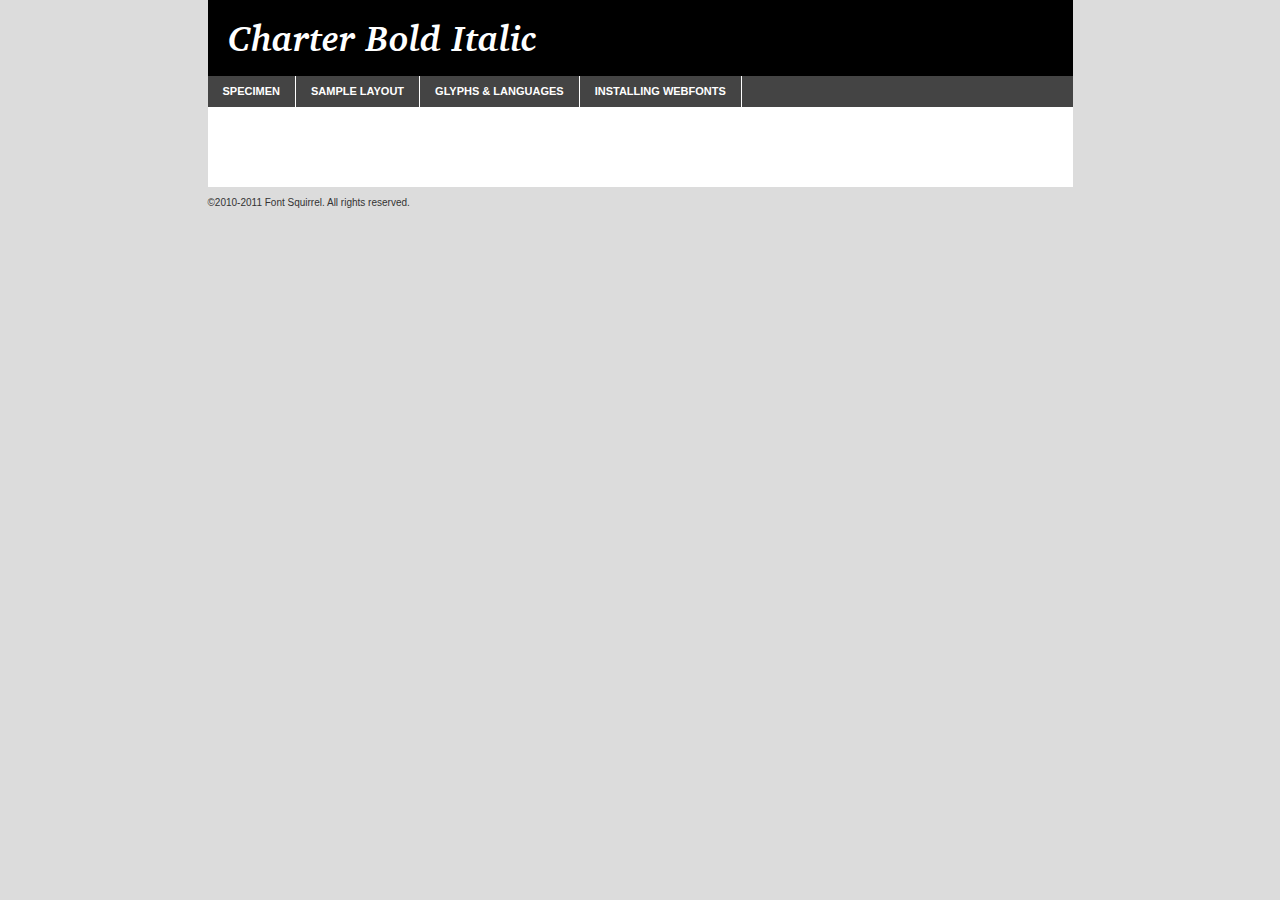
<file: template/assets/css/fonts/charter/charter/webfonts/charter_bold_italic-demo.html>
<!DOCTYPE html PUBLIC "-//W3C//DTD XHTML 1.0 Transitional//EN"
	"http://www.w3.org/TR/xhtml1/DTD/xhtml1-transitional.dtd">

<html xmlns="http://www.w3.org/1999/xhtml" xml:lang="en" lang="en">
<head>
	<meta http-equiv="Content-Type" content="text/html; charset=utf-8" />
	<script src="http://ajax.googleapis.com/ajax/libs/jquery/1.7.2/jquery.min.js" type="text/javascript" charset="utf-8"></script>
	<script src="specimen_files/easytabs.js" type="text/javascript" charset="utf-8"></script>
	<link rel="stylesheet" href="specimen_files/specimen_stylesheet.css" type="text/css" charset="utf-8" />
	<link rel="stylesheet" href="stylesheet.css" type="text/css" charset="utf-8" />

	<style type="text/css">
					body{
				font-family: 'charterbold_italic';
							}
		</style>

	<title>Charter Bold Italic Specimen</title>
	
	
	<script type="text/javascript" charset="utf-8">
		$(document).ready(function() {
			$('#container').easyTabs({defaultContent:1});
		});
	</script>
</head>

<body>
<div id="container">
	<div id="header">
		Charter Bold Italic	</div>
	<ul class="tabs">
		<li><a href="#specimen">Specimen</a></li>
		<li><a href="#layout">Sample Layout</a></li>
				<li><a href="#glyphs">Glyphs &amp; Languages</a></li>
		<li><a href="#installing">Installing Webfonts</a></li>
		
	</ul>
	
	<div id="main_content">

		
			<div id="specimen">
		
				<div class="section">
					<div class="grid12 firstcol">
						<div class="huge">AaBb</div>
					</div>
				</div>
		
				<div class="section">
					<div class="glyph_range">A&#x200B;B&#x200b;C&#x200b;D&#x200b;E&#x200b;F&#x200b;G&#x200b;H&#x200b;I&#x200b;J&#x200b;K&#x200b;L&#x200b;M&#x200b;N&#x200b;O&#x200b;P&#x200b;Q&#x200b;R&#x200b;S&#x200b;T&#x200b;U&#x200b;V&#x200b;W&#x200b;X&#x200b;Y&#x200b;Z&#x200b;a&#x200b;b&#x200b;c&#x200b;d&#x200b;e&#x200b;f&#x200b;g&#x200b;h&#x200b;i&#x200b;j&#x200b;k&#x200b;l&#x200b;m&#x200b;n&#x200b;o&#x200b;p&#x200b;q&#x200b;r&#x200b;s&#x200b;t&#x200b;u&#x200b;v&#x200b;w&#x200b;x&#x200b;y&#x200b;z&#x200b;1&#x200b;2&#x200b;3&#x200b;4&#x200b;5&#x200b;6&#x200b;7&#x200b;8&#x200b;9&#x200b;0&#x200b;&amp;&#x200b;.&#x200b;,&#x200b;?&#x200b;!&#x200b;&#64;&#x200b;(&#x200b;)&#x200b;#&#x200b;$&#x200b;%&#x200b;*&#x200b;+&#x200b;-&#x200b;=&#x200b;:&#x200b;;</div>
				</div>
				<div class="section">
					<div class="grid12 firstcol">
						<table class="sample_table">
							<tr><td>10</td><td class="size10">abcdefghijklmnopqrstuvwxyzABCDEFGHIJKLMNOPQRSTUVWXYZ0123456789abcdefghijklmnopqrstuvwxyzABCDEFGHIJKLMNOPQRSTUVWXYZ0123456789abcdefghijklmnopqrstuvwxyzABCDEFGHIJKLMNOPQRSTUVWXYZ</td></tr>
							<tr><td>11</td><td class="size11">abcdefghijklmnopqrstuvwxyzABCDEFGHIJKLMNOPQRSTUVWXYZ0123456789abcdefghijklmnopqrstuvwxyzABCDEFGHIJKLMNOPQRSTUVWXYZ0123456789abcdefghijklmnopqrstuvwxyzABCDEFGHIJKLMNOPQRSTUVWXYZ</td></tr>
							<tr><td>12</td><td class="size12">abcdefghijklmnopqrstuvwxyzABCDEFGHIJKLMNOPQRSTUVWXYZ0123456789abcdefghijklmnopqrstuvwxyzABCDEFGHIJKLMNOPQRSTUVWXYZ0123456789abcdefghijklmnopqrstuvwxyzABCDEFGHIJKLMNOPQRSTUVWXYZ</td></tr>
							<tr><td>13</td><td class="size13">abcdefghijklmnopqrstuvwxyzABCDEFGHIJKLMNOPQRSTUVWXYZ0123456789abcdefghijklmnopqrstuvwxyzABCDEFGHIJKLMNOPQRSTUVWXYZ0123456789abcdefghijklmnopqrstuvwxyzABCDEFGHIJKLMNOPQRSTUVWXYZ</td></tr>
							<tr><td>14</td><td class="size14">abcdefghijklmnopqrstuvwxyzABCDEFGHIJKLMNOPQRSTUVWXYZ0123456789abcdefghijklmnopqrstuvwxyzABCDEFGHIJKLMNOPQRSTUVWXYZ0123456789abcdefghijklmnopqrstuvwxyzABCDEFGHIJKLMNOPQRSTUVWXYZ</td></tr>
							<tr><td>16</td><td class="size16">abcdefghijklmnopqrstuvwxyzABCDEFGHIJKLMNOPQRSTUVWXYZ0123456789abcdefghijklmnopqrstuvwxyzABCDEFGHIJKLMNOPQRSTUVWXYZ</td></tr>
							<tr><td>18</td><td class="size18">abcdefghijklmnopqrstuvwxyzABCDEFGHIJKLMNOPQRSTUVWXYZ0123456789abcdefghijklmnopqrstuvwxyzABCDEFGHIJKLMNOPQRSTUVWXYZ</td></tr>
							<tr><td>20</td><td class="size20">abcdefghijklmnopqrstuvwxyzABCDEFGHIJKLMNOPQRSTUVWXYZ0123456789abcdefghijklmnopqrstuvwxyzABCDEFGHIJKLMNOPQRSTUVWXYZ</td></tr>
							<tr><td>24</td><td class="size24">abcdefghijklmnopqrstuvwxyzABCDEFGHIJKLMNOPQRSTUVWXYZ0123456789abcdefghijklmnopqrstuvwxyzABCDEFGHIJKLMNOPQRSTUVWXYZ</td></tr>
							<tr><td>30</td><td class="size30">abcdefghijklmnopqrstuvwxyzABCDEFGHIJKLMNOPQRSTUVWXYZ0123456789abcdefghijklmnopqrstuvwxyzABCDEFGHIJKLMNOPQRSTUVWXYZ</td></tr>
							<tr><td>36</td><td class="size36">abcdefghijklmnopqrstuvwxyzABCDEFGHIJKLMNOPQRSTUVWXYZ0123456789abcdefghijklmnopqrstuvwxyzABCDEFGHIJKLMNOPQRSTUVWXYZ</td></tr>
							<tr><td>48</td><td class="size48">abcdefghijklmnopqrstuvwxyzABCDEFGHIJKLMNOPQRSTUVWXYZ0123456789abcdefghijklmnopqrstuvwxyzABCDEFGHIJKLMNOPQRSTUVWXYZ</td></tr>
							<tr><td>60</td><td class="size60">abcdefghijklmnopqrstuvwxyzABCDEFGHIJKLMNOPQRSTUVWXYZ0123456789abcdefghijklmnopqrstuvwxyzABCDEFGHIJKLMNOPQRSTUVWXYZ</td></tr>
							<tr><td>72</td><td class="size72">abcdefghijklmnopqrstuvwxyzABCDEFGHIJKLMNOPQRSTUVWXYZ0123456789abcdefghijklmnopqrstuvwxyzABCDEFGHIJKLMNOPQRSTUVWXYZ</td></tr>
							<tr><td>90</td><td class="size90">abcdefghijklmnopqrstuvwxyzABCDEFGHIJKLMNOPQRSTUVWXYZ0123456789abcdefghijklmnopqrstuvwxyzABCDEFGHIJKLMNOPQRSTUVWXYZ</td></tr>
						</table>
				
					</div>
			
				</div>
		
		
		
								<div class="section" id="bodycomparison">


										<div id="xheight">
				<div class="fontbody">&#xE000;&#xE000;&#xE000;&#xE000;&#xE000;&#xE000;&#xE000;&#xE000;&#xE000;&#xE000;&#xE000;&#xE000;&#xE000;&#xE000;&#xE000;&#xE000;&#xE000;&#xE000;&#xE000;&#xE000;&#xE000;&#xE000;&#xE000;&#xE000;&#xE000;&#xE000;&#xE000;&#xE000;&#xE000;&#xE000;&#xE000;&#xE000;&#xE000;&#xE000;&#xE000;&#xE000;&#xE000;&#xE000;&#xE000;&#xE000;&#xE000;&#xE000;&#xE000;&#xE000;&#xE000;&#xE000;&#xE000;&#xE000;&#xE000;&#xE000;&#xE000;&#xE000;&#xE000;&#xE000;&#xE000;&#xE000;&#xE000;&#xE000;&#xE000;&#xE000;&#xE000;&#xE000;&#xE000;&#xE000;&#xE000;&#xE000;&#xE000;&#xE000;&#xE000;&#xE000;&#xE000;&#xE000;&#xE000;&#xE000;&#xE000;&#xE000;&#xE000;&#xE000;&#xE000;&#xE000;&#xE000;&#xE000;&#xE000;&#xE000;&#xE000;&#xE000;&#xE000;&#xE000;&#xE000;&#xE000;&#xE000;&#xE000;&#xE000;&#xE000;&#xE000;&#xE000;&#xE000;&#xE000;&#xE000;body</div><div class="arialbody">body</div><div class="verdanabody">body</div><div class="georgiabody">body</div></div>
										<div class="fontbody" style="z-index:1">
											body<span>Charter Bold Italic</span>
										</div>
										<div class="arialbody" style="z-index:1">
											body<span>Arial</span>
										</div>
										<div class="verdanabody" style="z-index:1">
											body<span>Verdana</span>
										</div>
										<div class="georgiabody" style="z-index:1">
											body<span>Georgia</span>
										</div>



								</div>
		
		
				<div class="section psample psample_row1" id="">
					
					<div class="grid2 firstcol">
						<p class="size10"><span>10.</span>Aenean lacinia bibendum nulla sed consectetur. Fusce dapibus, tellus ac cursus commodo, tortor mauris condimentum nibh, ut fermentum massa justo sit amet risus. Nullam id dolor id nibh ultricies vehicula ut id elit. Cum sociis natoque penatibus et magnis dis parturient montes, nascetur ridiculus mus. Nulla vitae elit libero, a pharetra augue.</p>
			
					</div>
					<div class="grid3">
						<p class="size11"><span>11.</span>Aenean lacinia bibendum nulla sed consectetur. Fusce dapibus, tellus ac cursus commodo, tortor mauris condimentum nibh, ut fermentum massa justo sit amet risus. Nullam id dolor id nibh ultricies vehicula ut id elit. Cum sociis natoque penatibus et magnis dis parturient montes, nascetur ridiculus mus. Nulla vitae elit libero, a pharetra augue.</p>
			
					</div>
					<div class="grid3">
						<p class="size12"><span>12.</span>Aenean lacinia bibendum nulla sed consectetur. Fusce dapibus, tellus ac cursus commodo, tortor mauris condimentum nibh, ut fermentum massa justo sit amet risus. Nullam id dolor id nibh ultricies vehicula ut id elit. Cum sociis natoque penatibus et magnis dis parturient montes, nascetur ridiculus mus. Nulla vitae elit libero, a pharetra augue.</p>
			
					</div>
					<div class="grid4">
						<p class="size13"><span>13.</span>Aenean lacinia bibendum nulla sed consectetur. Fusce dapibus, tellus ac cursus commodo, tortor mauris condimentum nibh, ut fermentum massa justo sit amet risus. Nullam id dolor id nibh ultricies vehicula ut id elit. Cum sociis natoque penatibus et magnis dis parturient montes, nascetur ridiculus mus. Nulla vitae elit libero, a pharetra augue.</p>
			
					</div>
					<div class="white_blend"></div>
					
				</div>
				<div class="section psample psample_row2" id="">
					<div class="grid3 firstcol">
						<p class="size14"><span>14.</span>Aenean lacinia bibendum nulla sed consectetur. Fusce dapibus, tellus ac cursus commodo, tortor mauris condimentum nibh, ut fermentum massa justo sit amet risus. Nullam id dolor id nibh ultricies vehicula ut id elit. Cum sociis natoque penatibus et magnis dis parturient montes, nascetur ridiculus mus. Nulla vitae elit libero, a pharetra augue.</p>
			
					</div>
					<div class="grid4">
						<p class="size16"><span>16.</span>Aenean lacinia bibendum nulla sed consectetur. Fusce dapibus, tellus ac cursus commodo, tortor mauris condimentum nibh, ut fermentum massa justo sit amet risus. Nullam id dolor id nibh ultricies vehicula ut id elit. Cum sociis natoque penatibus et magnis dis parturient montes, nascetur ridiculus mus. Nulla vitae elit libero, a pharetra augue.</p>
			
					</div>
					<div class="grid5">
						<p class="size18"><span>18.</span>Aenean lacinia bibendum nulla sed consectetur. Fusce dapibus, tellus ac cursus commodo, tortor mauris condimentum nibh, ut fermentum massa justo sit amet risus. Nullam id dolor id nibh ultricies vehicula ut id elit. Cum sociis natoque penatibus et magnis dis parturient montes, nascetur ridiculus mus. Nulla vitae elit libero, a pharetra augue.</p>
			
					</div>

					<div class="white_blend"></div>

				</div>
				
				<div class="section psample psample_row3" id="">
					<div class="grid5 firstcol">
						<p class="size20"><span>20.</span>Aenean lacinia bibendum nulla sed consectetur. Fusce dapibus, tellus ac cursus commodo, tortor mauris condimentum nibh, ut fermentum massa justo sit amet risus. Nullam id dolor id nibh ultricies vehicula ut id elit. Cum sociis natoque penatibus et magnis dis parturient montes, nascetur ridiculus mus. Nulla vitae elit libero, a pharetra augue.</p>
					</div>
					<div class="grid7">
						<p class="size24"><span>24.</span>Aenean lacinia bibendum nulla sed consectetur. Fusce dapibus, tellus ac cursus commodo, tortor mauris condimentum nibh, ut fermentum massa justo sit amet risus. Nullam id dolor id nibh ultricies vehicula ut id elit. Cum sociis natoque penatibus et magnis dis parturient montes, nascetur ridiculus mus. Nulla vitae elit libero, a pharetra augue.</p>
					</div>
					
					<div class="white_blend"></div>
					
				</div>
				
				<div class="section psample psample_row4" id="">
					<div class="grid12 firstcol">
						<p class="size30"><span>30.</span>Aenean lacinia bibendum nulla sed consectetur. Fusce dapibus, tellus ac cursus commodo, tortor mauris condimentum nibh, ut fermentum massa justo sit amet risus. Nullam id dolor id nibh ultricies vehicula ut id elit. Cum sociis natoque penatibus et magnis dis parturient montes, nascetur ridiculus mus. Nulla vitae elit libero, a pharetra augue.</p>
					</div>
					<div class="white_blend"></div>
					
				</div>
				
				
				
				<div class="section psample psample_row1 fullreverse">
					<div class="grid2 firstcol">
						<p class="size10"><span>10.</span>Aenean lacinia bibendum nulla sed consectetur. Fusce dapibus, tellus ac cursus commodo, tortor mauris condimentum nibh, ut fermentum massa justo sit amet risus. Nullam id dolor id nibh ultricies vehicula ut id elit. Cum sociis natoque penatibus et magnis dis parturient montes, nascetur ridiculus mus. Nulla vitae elit libero, a pharetra augue.</p>
			
					</div>
					<div class="grid3">
						<p class="size11"><span>11.</span>Aenean lacinia bibendum nulla sed consectetur. Fusce dapibus, tellus ac cursus commodo, tortor mauris condimentum nibh, ut fermentum massa justo sit amet risus. Nullam id dolor id nibh ultricies vehicula ut id elit. Cum sociis natoque penatibus et magnis dis parturient montes, nascetur ridiculus mus. Nulla vitae elit libero, a pharetra augue.</p>
			
					</div>
					<div class="grid3">
						<p class="size12"><span>12.</span>Aenean lacinia bibendum nulla sed consectetur. Fusce dapibus, tellus ac cursus commodo, tortor mauris condimentum nibh, ut fermentum massa justo sit amet risus. Nullam id dolor id nibh ultricies vehicula ut id elit. Cum sociis natoque penatibus et magnis dis parturient montes, nascetur ridiculus mus. Nulla vitae elit libero, a pharetra augue.</p>
			
					</div>
					<div class="grid4">
						<p class="size13"><span>13.</span>Aenean lacinia bibendum nulla sed consectetur. Fusce dapibus, tellus ac cursus commodo, tortor mauris condimentum nibh, ut fermentum massa justo sit amet risus. Nullam id dolor id nibh ultricies vehicula ut id elit. Cum sociis natoque penatibus et magnis dis parturient montes, nascetur ridiculus mus. Nulla vitae elit libero, a pharetra augue.</p>
			
					</div>
					<div class="black_blend"></div>
					
				</div>
				
				<div class="section psample psample_row2 fullreverse">
					<div class="grid3 firstcol">
						<p class="size14"><span>14.</span>Aenean lacinia bibendum nulla sed consectetur. Fusce dapibus, tellus ac cursus commodo, tortor mauris condimentum nibh, ut fermentum massa justo sit amet risus. Nullam id dolor id nibh ultricies vehicula ut id elit. Cum sociis natoque penatibus et magnis dis parturient montes, nascetur ridiculus mus. Nulla vitae elit libero, a pharetra augue.</p>
			
					</div>
					<div class="grid4">
						<p class="size16"><span>16.</span>Aenean lacinia bibendum nulla sed consectetur. Fusce dapibus, tellus ac cursus commodo, tortor mauris condimentum nibh, ut fermentum massa justo sit amet risus. Nullam id dolor id nibh ultricies vehicula ut id elit. Cum sociis natoque penatibus et magnis dis parturient montes, nascetur ridiculus mus. Nulla vitae elit libero, a pharetra augue.</p>
			
					</div>
					<div class="grid5">
						<p class="size18"><span>18.</span>Aenean lacinia bibendum nulla sed consectetur. Fusce dapibus, tellus ac cursus commodo, tortor mauris condimentum nibh, ut fermentum massa justo sit amet risus. Nullam id dolor id nibh ultricies vehicula ut id elit. Cum sociis natoque penatibus et magnis dis parturient montes, nascetur ridiculus mus. Nulla vitae elit libero, a pharetra augue.</p>
			
					</div>
					<div class="black_blend"></div>

				</div>
				
				<div class="section psample fullreverse psample_row3" id="">
					<div class="grid5 firstcol">
						<p class="size20"><span>20.</span>Aenean lacinia bibendum nulla sed consectetur. Fusce dapibus, tellus ac cursus commodo, tortor mauris condimentum nibh, ut fermentum massa justo sit amet risus. Nullam id dolor id nibh ultricies vehicula ut id elit. Cum sociis natoque penatibus et magnis dis parturient montes, nascetur ridiculus mus. Nulla vitae elit libero, a pharetra augue.</p>
					</div>
					<div class="grid7">
						<p class="size24"><span>24.</span>Aenean lacinia bibendum nulla sed consectetur. Fusce dapibus, tellus ac cursus commodo, tortor mauris condimentum nibh, ut fermentum massa justo sit amet risus. Nullam id dolor id nibh ultricies vehicula ut id elit. Cum sociis natoque penatibus et magnis dis parturient montes, nascetur ridiculus mus. Nulla vitae elit libero, a pharetra augue.</p>
					</div>
					
					<div class="black_blend"></div>
					
				</div>
				
				<div class="section psample fullreverse psample_row4" id="" style="border-bottom: 20px #000 solid;">
					<div class="grid12 firstcol">
						<p class="size30"><span>30.</span>Aenean lacinia bibendum nulla sed consectetur. Fusce dapibus, tellus ac cursus commodo, tortor mauris condimentum nibh, ut fermentum massa justo sit amet risus. Nullam id dolor id nibh ultricies vehicula ut id elit. Cum sociis natoque penatibus et magnis dis parturient montes, nascetur ridiculus mus. Nulla vitae elit libero, a pharetra augue.</p>
					</div>
					<div class="black_blend"></div>
					
				</div>
				
				
				
				
			</div>
			
			<div id="layout">
				
				<div class="section">
					
					<div class="grid12 firstcol">
						<h1>Lorem Ipsum Dolor</h1>
						<h2>Etiam porta sem malesuada magna mollis euismod</h2>
						
						<p class="byline">By <a href="#link">Aenean Lacinia</a></p>
					</div>
				</div>
				<div class="section">
					<div class="grid8 firstcol">
						<p class="large">Donec sed odio dui. Morbi leo risus, porta ac consectetur ac, vestibulum at eros. Fusce dapibus, tellus ac cursus commodo, tortor mauris condimentum nibh, ut fermentum massa justo sit amet risus. </p>

						
						<h3>Pellentesque ornare sem</h3>

						<p>Maecenas sed diam eget risus varius blandit sit amet non magna. Maecenas faucibus mollis interdum. Donec ullamcorper nulla non metus auctor fringilla. Nullam id dolor id nibh ultricies vehicula ut id elit. Nullam id dolor id nibh ultricies vehicula ut id elit. </p>

						<p>Aenean eu leo quam. Pellentesque ornare sem lacinia quam venenatis vestibulum. Lorem ipsum dolor sit amet, consectetur adipiscing elit. Cum sociis natoque penatibus et magnis dis parturient montes, nascetur ridiculus mus. </p>

						<p>Nulla vitae elit libero, a pharetra augue. Praesent commodo cursus magna, vel scelerisque nisl consectetur et. Aenean lacinia bibendum nulla sed consectetur. </p>

						<p>Nullam quis risus eget urna mollis ornare vel eu leo. Nullam quis risus eget urna mollis ornare vel eu leo. Maecenas sed diam eget risus varius blandit sit amet non magna. Donec ullamcorper nulla non metus auctor fringilla. </p>

						<h3>Cras mattis consectetur</h3>

						<p>Aenean eu leo quam. Pellentesque ornare sem lacinia quam venenatis vestibulum. Aenean lacinia bibendum nulla sed consectetur. Integer posuere erat a ante venenatis dapibus posuere velit aliquet. Cras mattis consectetur purus sit amet fermentum. </p>

						<p>Nullam id dolor id nibh ultricies vehicula ut id elit. Nullam quis risus eget urna mollis ornare vel eu leo. Cras mattis consectetur purus sit amet fermentum.</p>
					</div>
					
					<div class="grid4 sidebar">
						
						<div class="box reverse">
							<p class="last">Nullam quis risus eget urna mollis ornare vel eu leo. Donec ullamcorper nulla non metus auctor fringilla. Cras mattis consectetur purus sit amet fermentum. Sed posuere consectetur est at lobortis. Lorem ipsum dolor sit amet, consectetur adipiscing elit. </p>
						</div>
						
						<p class="caption">Maecenas sed diam eget risus varius.</p>

						<p>Vestibulum id ligula porta felis euismod semper. Integer posuere erat a ante venenatis dapibus posuere velit aliquet. Vestibulum id ligula porta felis euismod semper. Sed posuere consectetur est at lobortis. Maecenas sed diam eget risus varius blandit sit amet non magna. Fusce dapibus, tellus ac cursus commodo, tortor mauris condimentum nibh, ut fermentum massa justo sit amet risus. </p>

					

						<p>Duis mollis, est non commodo luctus, nisi erat porttitor ligula, eget lacinia odio sem nec elit. Aenean lacinia bibendum nulla sed consectetur. Vivamus sagittis lacus vel augue laoreet rutrum faucibus dolor auctor. Aenean lacinia bibendum nulla sed consectetur. Nullam quis risus eget urna mollis ornare vel eu leo. </p>

						<p>Praesent commodo cursus magna, vel scelerisque nisl consectetur et. Donec ullamcorper nulla non metus auctor fringilla. Maecenas faucibus mollis interdum. Fusce dapibus, tellus ac cursus commodo, tortor mauris condimentum nibh, ut fermentum massa justo sit amet risus. </p>

					</div>
				</div>
				
			</div>


			



		<div id="glyphs">
			<div class="section">
				<div class="grid12 firstcol">
			
				<h1>Language Support</h1>
				<p>The subset of Charter Bold Italic in this kit supports the following languages:<br />
			
					Albanian, Danish, Dutch, English, Estonian, Faroese, French, German, Icelandic, Italian, Malagasy, Norwegian, Portuguese, Spanish, Swedish				</p>
				<h1>Glyph Chart</h1>
				<p>The subset of Charter Bold Italic in this kit includes all the glyphs listed below. Unicode entities are included above each glyph to help you insert individual characters into your layout.</p>
				<div id="glyph_chart">
			
																				 <div><p>&amp;#32;</p>&#32;</div>
																				 <div><p>&amp;#33;</p>&#33;</div>
																				 <div><p>&amp;#34;</p>&#34;</div>
																				 <div><p>&amp;#35;</p>&#35;</div>
																				 <div><p>&amp;#36;</p>&#36;</div>
																				 <div><p>&amp;#37;</p>&#37;</div>
																				 <div><p>&amp;#38;</p>&#38;</div>
																				 <div><p>&amp;#39;</p>&#39;</div>
																				 <div><p>&amp;#40;</p>&#40;</div>
																				 <div><p>&amp;#41;</p>&#41;</div>
																				 <div><p>&amp;#42;</p>&#42;</div>
																				 <div><p>&amp;#43;</p>&#43;</div>
																				 <div><p>&amp;#44;</p>&#44;</div>
																				 <div><p>&amp;#45;</p>&#45;</div>
																				 <div><p>&amp;#46;</p>&#46;</div>
																				 <div><p>&amp;#47;</p>&#47;</div>
																				 <div><p>&amp;#48;</p>&#48;</div>
																				 <div><p>&amp;#49;</p>&#49;</div>
																				 <div><p>&amp;#50;</p>&#50;</div>
																				 <div><p>&amp;#51;</p>&#51;</div>
																				 <div><p>&amp;#52;</p>&#52;</div>
																				 <div><p>&amp;#53;</p>&#53;</div>
																				 <div><p>&amp;#54;</p>&#54;</div>
																				 <div><p>&amp;#55;</p>&#55;</div>
																				 <div><p>&amp;#56;</p>&#56;</div>
																				 <div><p>&amp;#57;</p>&#57;</div>
																				 <div><p>&amp;#58;</p>&#58;</div>
																				 <div><p>&amp;#59;</p>&#59;</div>
																				 <div><p>&amp;#60;</p>&#60;</div>
																				 <div><p>&amp;#61;</p>&#61;</div>
																				 <div><p>&amp;#62;</p>&#62;</div>
																				 <div><p>&amp;#63;</p>&#63;</div>
																				 <div><p>&amp;#64;</p>&#64;</div>
																				 <div><p>&amp;#65;</p>&#65;</div>
																				 <div><p>&amp;#66;</p>&#66;</div>
																				 <div><p>&amp;#67;</p>&#67;</div>
																				 <div><p>&amp;#68;</p>&#68;</div>
																				 <div><p>&amp;#69;</p>&#69;</div>
																				 <div><p>&amp;#70;</p>&#70;</div>
																				 <div><p>&amp;#71;</p>&#71;</div>
																				 <div><p>&amp;#72;</p>&#72;</div>
																				 <div><p>&amp;#73;</p>&#73;</div>
																				 <div><p>&amp;#74;</p>&#74;</div>
																				 <div><p>&amp;#75;</p>&#75;</div>
																				 <div><p>&amp;#76;</p>&#76;</div>
																				 <div><p>&amp;#77;</p>&#77;</div>
																				 <div><p>&amp;#78;</p>&#78;</div>
																				 <div><p>&amp;#79;</p>&#79;</div>
																				 <div><p>&amp;#80;</p>&#80;</div>
																				 <div><p>&amp;#81;</p>&#81;</div>
																				 <div><p>&amp;#82;</p>&#82;</div>
																				 <div><p>&amp;#83;</p>&#83;</div>
																				 <div><p>&amp;#84;</p>&#84;</div>
																				 <div><p>&amp;#85;</p>&#85;</div>
																				 <div><p>&amp;#86;</p>&#86;</div>
																				 <div><p>&amp;#87;</p>&#87;</div>
																				 <div><p>&amp;#88;</p>&#88;</div>
																				 <div><p>&amp;#89;</p>&#89;</div>
																				 <div><p>&amp;#90;</p>&#90;</div>
																				 <div><p>&amp;#91;</p>&#91;</div>
																				 <div><p>&amp;#92;</p>&#92;</div>
																				 <div><p>&amp;#93;</p>&#93;</div>
																				 <div><p>&amp;#94;</p>&#94;</div>
																				 <div><p>&amp;#95;</p>&#95;</div>
																				 <div><p>&amp;#96;</p>&#96;</div>
																				 <div><p>&amp;#97;</p>&#97;</div>
																				 <div><p>&amp;#98;</p>&#98;</div>
																				 <div><p>&amp;#99;</p>&#99;</div>
																				 <div><p>&amp;#100;</p>&#100;</div>
																				 <div><p>&amp;#101;</p>&#101;</div>
																				 <div><p>&amp;#102;</p>&#102;</div>
																				 <div><p>&amp;#103;</p>&#103;</div>
																				 <div><p>&amp;#104;</p>&#104;</div>
																				 <div><p>&amp;#105;</p>&#105;</div>
																				 <div><p>&amp;#106;</p>&#106;</div>
																				 <div><p>&amp;#107;</p>&#107;</div>
																				 <div><p>&amp;#108;</p>&#108;</div>
																				 <div><p>&amp;#109;</p>&#109;</div>
																				 <div><p>&amp;#110;</p>&#110;</div>
																				 <div><p>&amp;#111;</p>&#111;</div>
																				 <div><p>&amp;#112;</p>&#112;</div>
																				 <div><p>&amp;#113;</p>&#113;</div>
																				 <div><p>&amp;#114;</p>&#114;</div>
																				 <div><p>&amp;#115;</p>&#115;</div>
																				 <div><p>&amp;#116;</p>&#116;</div>
																				 <div><p>&amp;#117;</p>&#117;</div>
																				 <div><p>&amp;#118;</p>&#118;</div>
																				 <div><p>&amp;#119;</p>&#119;</div>
																				 <div><p>&amp;#120;</p>&#120;</div>
																				 <div><p>&amp;#121;</p>&#121;</div>
																				 <div><p>&amp;#122;</p>&#122;</div>
																				 <div><p>&amp;#123;</p>&#123;</div>
																				 <div><p>&amp;#124;</p>&#124;</div>
																				 <div><p>&amp;#125;</p>&#125;</div>
																				 <div><p>&amp;#126;</p>&#126;</div>
																				 <div><p>&amp;#161;</p>&#161;</div>
																				 <div><p>&amp;#162;</p>&#162;</div>
																				 <div><p>&amp;#163;</p>&#163;</div>
																				 <div><p>&amp;#164;</p>&#164;</div>
																				 <div><p>&amp;#165;</p>&#165;</div>
																				 <div><p>&amp;#166;</p>&#166;</div>
																				 <div><p>&amp;#167;</p>&#167;</div>
																				 <div><p>&amp;#168;</p>&#168;</div>
																				 <div><p>&amp;#169;</p>&#169;</div>
																				 <div><p>&amp;#170;</p>&#170;</div>
																				 <div><p>&amp;#171;</p>&#171;</div>
																				 <div><p>&amp;#172;</p>&#172;</div>
																				 <div><p>&amp;#174;</p>&#174;</div>
																				 <div><p>&amp;#175;</p>&#175;</div>
																				 <div><p>&amp;#176;</p>&#176;</div>
																				 <div><p>&amp;#177;</p>&#177;</div>
																				 <div><p>&amp;#178;</p>&#178;</div>
																				 <div><p>&amp;#179;</p>&#179;</div>
																				 <div><p>&amp;#180;</p>&#180;</div>
																				 <div><p>&amp;#181;</p>&#181;</div>
																				 <div><p>&amp;#182;</p>&#182;</div>
																				 <div><p>&amp;#183;</p>&#183;</div>
																				 <div><p>&amp;#184;</p>&#184;</div>
																				 <div><p>&amp;#185;</p>&#185;</div>
																				 <div><p>&amp;#186;</p>&#186;</div>
																				 <div><p>&amp;#187;</p>&#187;</div>
																				 <div><p>&amp;#188;</p>&#188;</div>
																				 <div><p>&amp;#189;</p>&#189;</div>
																				 <div><p>&amp;#190;</p>&#190;</div>
																				 <div><p>&amp;#191;</p>&#191;</div>
																				 <div><p>&amp;#192;</p>&#192;</div>
																				 <div><p>&amp;#193;</p>&#193;</div>
																				 <div><p>&amp;#194;</p>&#194;</div>
																				 <div><p>&amp;#195;</p>&#195;</div>
																				 <div><p>&amp;#196;</p>&#196;</div>
																				 <div><p>&amp;#197;</p>&#197;</div>
																				 <div><p>&amp;#198;</p>&#198;</div>
																				 <div><p>&amp;#199;</p>&#199;</div>
																				 <div><p>&amp;#200;</p>&#200;</div>
																				 <div><p>&amp;#201;</p>&#201;</div>
																				 <div><p>&amp;#202;</p>&#202;</div>
																				 <div><p>&amp;#203;</p>&#203;</div>
																				 <div><p>&amp;#204;</p>&#204;</div>
																				 <div><p>&amp;#205;</p>&#205;</div>
																				 <div><p>&amp;#206;</p>&#206;</div>
																				 <div><p>&amp;#207;</p>&#207;</div>
																				 <div><p>&amp;#208;</p>&#208;</div>
																				 <div><p>&amp;#209;</p>&#209;</div>
																				 <div><p>&amp;#210;</p>&#210;</div>
																				 <div><p>&amp;#211;</p>&#211;</div>
																				 <div><p>&amp;#212;</p>&#212;</div>
																				 <div><p>&amp;#213;</p>&#213;</div>
																				 <div><p>&amp;#214;</p>&#214;</div>
																				 <div><p>&amp;#215;</p>&#215;</div>
																				 <div><p>&amp;#216;</p>&#216;</div>
																				 <div><p>&amp;#217;</p>&#217;</div>
																				 <div><p>&amp;#218;</p>&#218;</div>
																				 <div><p>&amp;#219;</p>&#219;</div>
																				 <div><p>&amp;#220;</p>&#220;</div>
																				 <div><p>&amp;#221;</p>&#221;</div>
																				 <div><p>&amp;#222;</p>&#222;</div>
																				 <div><p>&amp;#223;</p>&#223;</div>
																				 <div><p>&amp;#224;</p>&#224;</div>
																				 <div><p>&amp;#225;</p>&#225;</div>
																				 <div><p>&amp;#226;</p>&#226;</div>
																				 <div><p>&amp;#227;</p>&#227;</div>
																				 <div><p>&amp;#228;</p>&#228;</div>
																				 <div><p>&amp;#229;</p>&#229;</div>
																				 <div><p>&amp;#230;</p>&#230;</div>
																				 <div><p>&amp;#231;</p>&#231;</div>
																				 <div><p>&amp;#232;</p>&#232;</div>
																				 <div><p>&amp;#233;</p>&#233;</div>
																				 <div><p>&amp;#234;</p>&#234;</div>
																				 <div><p>&amp;#235;</p>&#235;</div>
																				 <div><p>&amp;#236;</p>&#236;</div>
																				 <div><p>&amp;#237;</p>&#237;</div>
																				 <div><p>&amp;#238;</p>&#238;</div>
																				 <div><p>&amp;#239;</p>&#239;</div>
																				 <div><p>&amp;#240;</p>&#240;</div>
																				 <div><p>&amp;#241;</p>&#241;</div>
																				 <div><p>&amp;#242;</p>&#242;</div>
																				 <div><p>&amp;#243;</p>&#243;</div>
																				 <div><p>&amp;#244;</p>&#244;</div>
																				 <div><p>&amp;#245;</p>&#245;</div>
																				 <div><p>&amp;#246;</p>&#246;</div>
																				 <div><p>&amp;#247;</p>&#247;</div>
																				 <div><p>&amp;#248;</p>&#248;</div>
																				 <div><p>&amp;#249;</p>&#249;</div>
																				 <div><p>&amp;#250;</p>&#250;</div>
																				 <div><p>&amp;#251;</p>&#251;</div>
																				 <div><p>&amp;#252;</p>&#252;</div>
																				 <div><p>&amp;#253;</p>&#253;</div>
																				 <div><p>&amp;#254;</p>&#254;</div>
																				 <div><p>&amp;#255;</p>&#255;</div>
																				 <div><p>&amp;#305;</p>&#305;</div>
																				 <div><p>&amp;#321;</p>&#321;</div>
																				 <div><p>&amp;#322;</p>&#322;</div>
																				 <div><p>&amp;#338;</p>&#338;</div>
																				 <div><p>&amp;#339;</p>&#339;</div>
																				 <div><p>&amp;#352;</p>&#352;</div>
																				 <div><p>&amp;#353;</p>&#353;</div>
																				 <div><p>&amp;#376;</p>&#376;</div>
																				 <div><p>&amp;#381;</p>&#381;</div>
																				 <div><p>&amp;#382;</p>&#382;</div>
																				 <div><p>&amp;#402;</p>&#402;</div>
																				 <div><p>&amp;#710;</p>&#710;</div>
																				 <div><p>&amp;#711;</p>&#711;</div>
																				 <div><p>&amp;#728;</p>&#728;</div>
																				 <div><p>&amp;#729;</p>&#729;</div>
																				 <div><p>&amp;#730;</p>&#730;</div>
																				 <div><p>&amp;#731;</p>&#731;</div>
																				 <div><p>&amp;#732;</p>&#732;</div>
																				 <div><p>&amp;#733;</p>&#733;</div>
																				 <div><p>&amp;#8211;</p>&#8211;</div>
																				 <div><p>&amp;#8212;</p>&#8212;</div>
																				 <div><p>&amp;#8216;</p>&#8216;</div>
																				 <div><p>&amp;#8217;</p>&#8217;</div>
																				 <div><p>&amp;#8218;</p>&#8218;</div>
																				 <div><p>&amp;#8220;</p>&#8220;</div>
																				 <div><p>&amp;#8221;</p>&#8221;</div>
																				 <div><p>&amp;#8222;</p>&#8222;</div>
																				 <div><p>&amp;#8224;</p>&#8224;</div>
																				 <div><p>&amp;#8225;</p>&#8225;</div>
																				 <div><p>&amp;#8226;</p>&#8226;</div>
																				 <div><p>&amp;#8230;</p>&#8230;</div>
																				 <div><p>&amp;#8240;</p>&#8240;</div>
																				 <div><p>&amp;#8249;</p>&#8249;</div>
																				 <div><p>&amp;#8250;</p>&#8250;</div>
																				 <div><p>&amp;#8260;</p>&#8260;</div>
																				 <div><p>&amp;#8482;</p>&#8482;</div>
																				 <div><p>&amp;#8722;</p>&#8722;</div>
																				 <div><p>&amp;#57344;</p>&#57344;</div>
																				 <div><p>&amp;#64257;</p>&#64257;</div>
																				 <div><p>&amp;#64258;</p>&#64258;</div>
																																																</div>	
				</div>
		
		
			</div>
		</div>
		
		
		<div id="specs">
			
		</div>
	
		<div id="installing">
			<div class="section">
				<div class="grid7 firstcol">
					<h1>Installing Webfonts</h1>
					
					<p>Webfonts are supported by all major browser platforms but not all in the same way. There are currently four different font formats that must be included in order to target all browsers. This includes TTF, WOFF, EOT and SVG.</p>
					
					<h2>1. Upload your webfonts</h2>
					<p>You must upload your webfont kit to your website. They should be in or near the same directory as your CSS files.</p>
					
					<h2>2. Include the webfont stylesheet</h2>
					<p>A special CSS @font-face declaration helps the various browsers select the appropriate font it needs without causing you a bunch of headaches. Learn more about this syntax by reading the <a href="http://www.fontspring.com/blog/further-hardening-of-the-bulletproof-syntax">Fontspring blog post</a> about it. The code for it is as follows:</p>


<code>
@font-face{ 
	font-family: 'MyWebFont';
	src: url('WebFont.eot');
	src: url('WebFont.eot?#iefix') format('embedded-opentype'),
	     url('WebFont.woff') format('woff'),
	     url('WebFont.ttf') format('truetype'),
	     url('WebFont.svg#webfont') format('svg');
}
</code>

	<p>We've already gone ahead and generated the code for you. All you have to do is link to the stylesheet in your HTML, like this:</p>
	<code>&lt;link rel=&quot;stylesheet&quot; href=&quot;stylesheet.css&quot; type=&quot;text/css&quot; charset=&quot;utf-8&quot; /&gt;</code>

					<h2>3. Modify your own stylesheet</h2>
					<p>To take advantage of your new fonts, you must tell your stylesheet to use them. Look at the original @font-face declaration above and find the property called "font-family." The name linked there will be what you use to reference the font. Prepend that webfont name to the font stack in the "font-family" property, inside the selector you want to change. For example:</p>
<code>p { font-family: 'WebFont', Arial, sans-serif; }</code>

<h2>4. Test</h2>
<p>Getting webfonts to work cross-browser <em>can</em> be tricky. Use the information in the sidebar to help you if you find that fonts aren't loading in a particular browser.</p>
				</div>
				
				<div class="grid5 sidebar">
					<div class="box">
						<h2>Troubleshooting<br />Font-Face Problems</h2>
						<p>Having trouble getting your webfonts to load in your new website? Here are some tips to sort out what might be the problem.</p>

						<h3>Fonts not showing in any browser</h3>

						<p>This sounds like you need to work on the plumbing. You either did not upload the fonts to the correct directory, or you did not link the fonts properly in the CSS. If you've confirmed that all this is correct and you still have a problem, take a look at your .htaccess file and see if requests are getting intercepted.</p>

						<h3>Fonts not loading in iPhone or iPad</h3>

						<p>The most common problem here is that you are serving the fonts from an IIS server. IIS refuses to serve files that have unknown MIME types. If that is the case, you must set the MIME type for SVG to "image/svg+xml" in the server settings. Follow these instructions from Microsoft if you need help.</p>

						<h3>Fonts not loading in Firefox</h3>

						<p>The primary reason for this failure? You are still using a version Firefox older than 3.5. So upgrade already! If that isn't it, then you are very likely serving fonts from a different domain. Firefox requires that all font assets be served from the same domain. Lastly it is possible that you need to add WOFF to your list of MIME types (if you are serving via IIS.)</p>

						<h3>Fonts not loading in IE</h3>

						<p>Are you looking at Internet Explorer on an actual Windows machine or are you cheating by using a service like Adobe BrowserLab? Many of these screenshot services do not render @font-face for IE. Best to test it on a real machine.</p>

						<h3>Fonts not loading in IE9</h3>

						<p>IE9, like Firefox, requires that fonts be served from the same domain as the website. Make sure that is the case.</p>
					</div>
				</div>
			</div>
			
		</div>
	
	</div>
	<div id="footer">
		<p>&copy;2010-2011 Font Squirrel. All rights reserved.</p>
	</div>
</div>
</body>
</html>
</file>
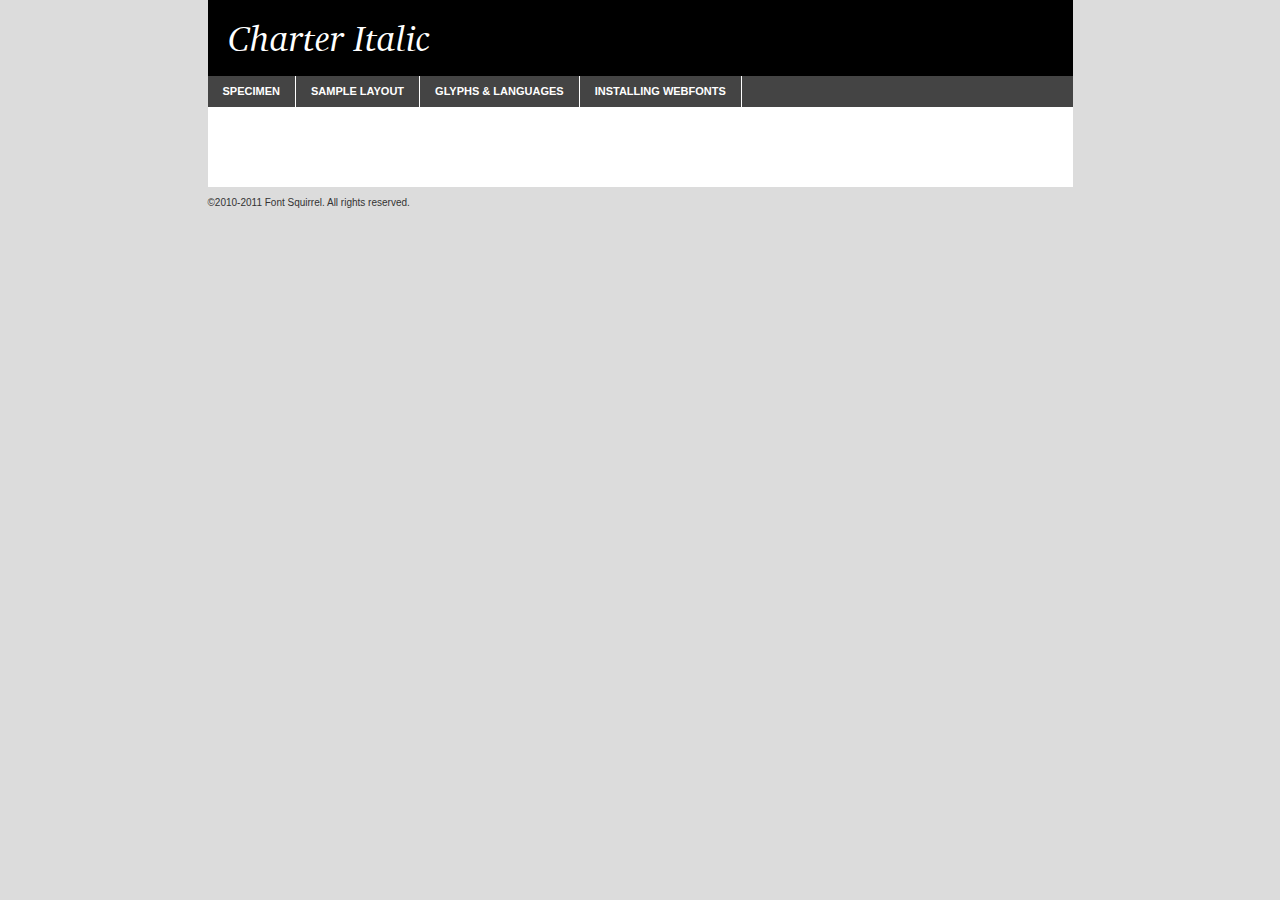
<file: template/assets/css/fonts/charter/charter/webfonts/charter_italic-demo.html>
<!DOCTYPE html PUBLIC "-//W3C//DTD XHTML 1.0 Transitional//EN"
	"http://www.w3.org/TR/xhtml1/DTD/xhtml1-transitional.dtd">

<html xmlns="http://www.w3.org/1999/xhtml" xml:lang="en" lang="en">
<head>
	<meta http-equiv="Content-Type" content="text/html; charset=utf-8" />
	<script src="http://ajax.googleapis.com/ajax/libs/jquery/1.7.2/jquery.min.js" type="text/javascript" charset="utf-8"></script>
	<script src="specimen_files/easytabs.js" type="text/javascript" charset="utf-8"></script>
	<link rel="stylesheet" href="specimen_files/specimen_stylesheet.css" type="text/css" charset="utf-8" />
	<link rel="stylesheet" href="stylesheet.css" type="text/css" charset="utf-8" />

	<style type="text/css">
					body{
				font-family: 'charteritalic';
							}
		</style>

	<title>Charter Italic Specimen</title>
	
	
	<script type="text/javascript" charset="utf-8">
		$(document).ready(function() {
			$('#container').easyTabs({defaultContent:1});
		});
	</script>
</head>

<body>
<div id="container">
	<div id="header">
		Charter Italic	</div>
	<ul class="tabs">
		<li><a href="#specimen">Specimen</a></li>
		<li><a href="#layout">Sample Layout</a></li>
				<li><a href="#glyphs">Glyphs &amp; Languages</a></li>
		<li><a href="#installing">Installing Webfonts</a></li>
		
	</ul>
	
	<div id="main_content">

		
			<div id="specimen">
		
				<div class="section">
					<div class="grid12 firstcol">
						<div class="huge">AaBb</div>
					</div>
				</div>
		
				<div class="section">
					<div class="glyph_range">A&#x200B;B&#x200b;C&#x200b;D&#x200b;E&#x200b;F&#x200b;G&#x200b;H&#x200b;I&#x200b;J&#x200b;K&#x200b;L&#x200b;M&#x200b;N&#x200b;O&#x200b;P&#x200b;Q&#x200b;R&#x200b;S&#x200b;T&#x200b;U&#x200b;V&#x200b;W&#x200b;X&#x200b;Y&#x200b;Z&#x200b;a&#x200b;b&#x200b;c&#x200b;d&#x200b;e&#x200b;f&#x200b;g&#x200b;h&#x200b;i&#x200b;j&#x200b;k&#x200b;l&#x200b;m&#x200b;n&#x200b;o&#x200b;p&#x200b;q&#x200b;r&#x200b;s&#x200b;t&#x200b;u&#x200b;v&#x200b;w&#x200b;x&#x200b;y&#x200b;z&#x200b;1&#x200b;2&#x200b;3&#x200b;4&#x200b;5&#x200b;6&#x200b;7&#x200b;8&#x200b;9&#x200b;0&#x200b;&amp;&#x200b;.&#x200b;,&#x200b;?&#x200b;!&#x200b;&#64;&#x200b;(&#x200b;)&#x200b;#&#x200b;$&#x200b;%&#x200b;*&#x200b;+&#x200b;-&#x200b;=&#x200b;:&#x200b;;</div>
				</div>
				<div class="section">
					<div class="grid12 firstcol">
						<table class="sample_table">
							<tr><td>10</td><td class="size10">abcdefghijklmnopqrstuvwxyzABCDEFGHIJKLMNOPQRSTUVWXYZ0123456789abcdefghijklmnopqrstuvwxyzABCDEFGHIJKLMNOPQRSTUVWXYZ0123456789abcdefghijklmnopqrstuvwxyzABCDEFGHIJKLMNOPQRSTUVWXYZ</td></tr>
							<tr><td>11</td><td class="size11">abcdefghijklmnopqrstuvwxyzABCDEFGHIJKLMNOPQRSTUVWXYZ0123456789abcdefghijklmnopqrstuvwxyzABCDEFGHIJKLMNOPQRSTUVWXYZ0123456789abcdefghijklmnopqrstuvwxyzABCDEFGHIJKLMNOPQRSTUVWXYZ</td></tr>
							<tr><td>12</td><td class="size12">abcdefghijklmnopqrstuvwxyzABCDEFGHIJKLMNOPQRSTUVWXYZ0123456789abcdefghijklmnopqrstuvwxyzABCDEFGHIJKLMNOPQRSTUVWXYZ0123456789abcdefghijklmnopqrstuvwxyzABCDEFGHIJKLMNOPQRSTUVWXYZ</td></tr>
							<tr><td>13</td><td class="size13">abcdefghijklmnopqrstuvwxyzABCDEFGHIJKLMNOPQRSTUVWXYZ0123456789abcdefghijklmnopqrstuvwxyzABCDEFGHIJKLMNOPQRSTUVWXYZ0123456789abcdefghijklmnopqrstuvwxyzABCDEFGHIJKLMNOPQRSTUVWXYZ</td></tr>
							<tr><td>14</td><td class="size14">abcdefghijklmnopqrstuvwxyzABCDEFGHIJKLMNOPQRSTUVWXYZ0123456789abcdefghijklmnopqrstuvwxyzABCDEFGHIJKLMNOPQRSTUVWXYZ0123456789abcdefghijklmnopqrstuvwxyzABCDEFGHIJKLMNOPQRSTUVWXYZ</td></tr>
							<tr><td>16</td><td class="size16">abcdefghijklmnopqrstuvwxyzABCDEFGHIJKLMNOPQRSTUVWXYZ0123456789abcdefghijklmnopqrstuvwxyzABCDEFGHIJKLMNOPQRSTUVWXYZ</td></tr>
							<tr><td>18</td><td class="size18">abcdefghijklmnopqrstuvwxyzABCDEFGHIJKLMNOPQRSTUVWXYZ0123456789abcdefghijklmnopqrstuvwxyzABCDEFGHIJKLMNOPQRSTUVWXYZ</td></tr>
							<tr><td>20</td><td class="size20">abcdefghijklmnopqrstuvwxyzABCDEFGHIJKLMNOPQRSTUVWXYZ0123456789abcdefghijklmnopqrstuvwxyzABCDEFGHIJKLMNOPQRSTUVWXYZ</td></tr>
							<tr><td>24</td><td class="size24">abcdefghijklmnopqrstuvwxyzABCDEFGHIJKLMNOPQRSTUVWXYZ0123456789abcdefghijklmnopqrstuvwxyzABCDEFGHIJKLMNOPQRSTUVWXYZ</td></tr>
							<tr><td>30</td><td class="size30">abcdefghijklmnopqrstuvwxyzABCDEFGHIJKLMNOPQRSTUVWXYZ0123456789abcdefghijklmnopqrstuvwxyzABCDEFGHIJKLMNOPQRSTUVWXYZ</td></tr>
							<tr><td>36</td><td class="size36">abcdefghijklmnopqrstuvwxyzABCDEFGHIJKLMNOPQRSTUVWXYZ0123456789abcdefghijklmnopqrstuvwxyzABCDEFGHIJKLMNOPQRSTUVWXYZ</td></tr>
							<tr><td>48</td><td class="size48">abcdefghijklmnopqrstuvwxyzABCDEFGHIJKLMNOPQRSTUVWXYZ0123456789abcdefghijklmnopqrstuvwxyzABCDEFGHIJKLMNOPQRSTUVWXYZ</td></tr>
							<tr><td>60</td><td class="size60">abcdefghijklmnopqrstuvwxyzABCDEFGHIJKLMNOPQRSTUVWXYZ0123456789abcdefghijklmnopqrstuvwxyzABCDEFGHIJKLMNOPQRSTUVWXYZ</td></tr>
							<tr><td>72</td><td class="size72">abcdefghijklmnopqrstuvwxyzABCDEFGHIJKLMNOPQRSTUVWXYZ0123456789abcdefghijklmnopqrstuvwxyzABCDEFGHIJKLMNOPQRSTUVWXYZ</td></tr>
							<tr><td>90</td><td class="size90">abcdefghijklmnopqrstuvwxyzABCDEFGHIJKLMNOPQRSTUVWXYZ0123456789abcdefghijklmnopqrstuvwxyzABCDEFGHIJKLMNOPQRSTUVWXYZ</td></tr>
						</table>
				
					</div>
			
				</div>
		
		
		
								<div class="section" id="bodycomparison">


										<div id="xheight">
				<div class="fontbody">&#xE000;&#xE000;&#xE000;&#xE000;&#xE000;&#xE000;&#xE000;&#xE000;&#xE000;&#xE000;&#xE000;&#xE000;&#xE000;&#xE000;&#xE000;&#xE000;&#xE000;&#xE000;&#xE000;&#xE000;&#xE000;&#xE000;&#xE000;&#xE000;&#xE000;&#xE000;&#xE000;&#xE000;&#xE000;&#xE000;&#xE000;&#xE000;&#xE000;&#xE000;&#xE000;&#xE000;&#xE000;&#xE000;&#xE000;&#xE000;&#xE000;&#xE000;&#xE000;&#xE000;&#xE000;&#xE000;&#xE000;&#xE000;&#xE000;&#xE000;&#xE000;&#xE000;&#xE000;&#xE000;&#xE000;&#xE000;&#xE000;&#xE000;&#xE000;&#xE000;&#xE000;&#xE000;&#xE000;&#xE000;&#xE000;&#xE000;&#xE000;&#xE000;&#xE000;&#xE000;&#xE000;&#xE000;&#xE000;&#xE000;&#xE000;&#xE000;&#xE000;&#xE000;&#xE000;&#xE000;&#xE000;&#xE000;&#xE000;&#xE000;&#xE000;&#xE000;&#xE000;&#xE000;&#xE000;&#xE000;&#xE000;&#xE000;&#xE000;&#xE000;&#xE000;&#xE000;&#xE000;&#xE000;&#xE000;body</div><div class="arialbody">body</div><div class="verdanabody">body</div><div class="georgiabody">body</div></div>
										<div class="fontbody" style="z-index:1">
											body<span>Charter Italic</span>
										</div>
										<div class="arialbody" style="z-index:1">
											body<span>Arial</span>
										</div>
										<div class="verdanabody" style="z-index:1">
											body<span>Verdana</span>
										</div>
										<div class="georgiabody" style="z-index:1">
											body<span>Georgia</span>
										</div>



								</div>
		
		
				<div class="section psample psample_row1" id="">
					
					<div class="grid2 firstcol">
						<p class="size10"><span>10.</span>Aenean lacinia bibendum nulla sed consectetur. Fusce dapibus, tellus ac cursus commodo, tortor mauris condimentum nibh, ut fermentum massa justo sit amet risus. Nullam id dolor id nibh ultricies vehicula ut id elit. Cum sociis natoque penatibus et magnis dis parturient montes, nascetur ridiculus mus. Nulla vitae elit libero, a pharetra augue.</p>
			
					</div>
					<div class="grid3">
						<p class="size11"><span>11.</span>Aenean lacinia bibendum nulla sed consectetur. Fusce dapibus, tellus ac cursus commodo, tortor mauris condimentum nibh, ut fermentum massa justo sit amet risus. Nullam id dolor id nibh ultricies vehicula ut id elit. Cum sociis natoque penatibus et magnis dis parturient montes, nascetur ridiculus mus. Nulla vitae elit libero, a pharetra augue.</p>
			
					</div>
					<div class="grid3">
						<p class="size12"><span>12.</span>Aenean lacinia bibendum nulla sed consectetur. Fusce dapibus, tellus ac cursus commodo, tortor mauris condimentum nibh, ut fermentum massa justo sit amet risus. Nullam id dolor id nibh ultricies vehicula ut id elit. Cum sociis natoque penatibus et magnis dis parturient montes, nascetur ridiculus mus. Nulla vitae elit libero, a pharetra augue.</p>
			
					</div>
					<div class="grid4">
						<p class="size13"><span>13.</span>Aenean lacinia bibendum nulla sed consectetur. Fusce dapibus, tellus ac cursus commodo, tortor mauris condimentum nibh, ut fermentum massa justo sit amet risus. Nullam id dolor id nibh ultricies vehicula ut id elit. Cum sociis natoque penatibus et magnis dis parturient montes, nascetur ridiculus mus. Nulla vitae elit libero, a pharetra augue.</p>
			
					</div>
					<div class="white_blend"></div>
					
				</div>
				<div class="section psample psample_row2" id="">
					<div class="grid3 firstcol">
						<p class="size14"><span>14.</span>Aenean lacinia bibendum nulla sed consectetur. Fusce dapibus, tellus ac cursus commodo, tortor mauris condimentum nibh, ut fermentum massa justo sit amet risus. Nullam id dolor id nibh ultricies vehicula ut id elit. Cum sociis natoque penatibus et magnis dis parturient montes, nascetur ridiculus mus. Nulla vitae elit libero, a pharetra augue.</p>
			
					</div>
					<div class="grid4">
						<p class="size16"><span>16.</span>Aenean lacinia bibendum nulla sed consectetur. Fusce dapibus, tellus ac cursus commodo, tortor mauris condimentum nibh, ut fermentum massa justo sit amet risus. Nullam id dolor id nibh ultricies vehicula ut id elit. Cum sociis natoque penatibus et magnis dis parturient montes, nascetur ridiculus mus. Nulla vitae elit libero, a pharetra augue.</p>
			
					</div>
					<div class="grid5">
						<p class="size18"><span>18.</span>Aenean lacinia bibendum nulla sed consectetur. Fusce dapibus, tellus ac cursus commodo, tortor mauris condimentum nibh, ut fermentum massa justo sit amet risus. Nullam id dolor id nibh ultricies vehicula ut id elit. Cum sociis natoque penatibus et magnis dis parturient montes, nascetur ridiculus mus. Nulla vitae elit libero, a pharetra augue.</p>
			
					</div>

					<div class="white_blend"></div>

				</div>
				
				<div class="section psample psample_row3" id="">
					<div class="grid5 firstcol">
						<p class="size20"><span>20.</span>Aenean lacinia bibendum nulla sed consectetur. Fusce dapibus, tellus ac cursus commodo, tortor mauris condimentum nibh, ut fermentum massa justo sit amet risus. Nullam id dolor id nibh ultricies vehicula ut id elit. Cum sociis natoque penatibus et magnis dis parturient montes, nascetur ridiculus mus. Nulla vitae elit libero, a pharetra augue.</p>
					</div>
					<div class="grid7">
						<p class="size24"><span>24.</span>Aenean lacinia bibendum nulla sed consectetur. Fusce dapibus, tellus ac cursus commodo, tortor mauris condimentum nibh, ut fermentum massa justo sit amet risus. Nullam id dolor id nibh ultricies vehicula ut id elit. Cum sociis natoque penatibus et magnis dis parturient montes, nascetur ridiculus mus. Nulla vitae elit libero, a pharetra augue.</p>
					</div>
					
					<div class="white_blend"></div>
					
				</div>
				
				<div class="section psample psample_row4" id="">
					<div class="grid12 firstcol">
						<p class="size30"><span>30.</span>Aenean lacinia bibendum nulla sed consectetur. Fusce dapibus, tellus ac cursus commodo, tortor mauris condimentum nibh, ut fermentum massa justo sit amet risus. Nullam id dolor id nibh ultricies vehicula ut id elit. Cum sociis natoque penatibus et magnis dis parturient montes, nascetur ridiculus mus. Nulla vitae elit libero, a pharetra augue.</p>
					</div>
					<div class="white_blend"></div>
					
				</div>
				
				
				
				<div class="section psample psample_row1 fullreverse">
					<div class="grid2 firstcol">
						<p class="size10"><span>10.</span>Aenean lacinia bibendum nulla sed consectetur. Fusce dapibus, tellus ac cursus commodo, tortor mauris condimentum nibh, ut fermentum massa justo sit amet risus. Nullam id dolor id nibh ultricies vehicula ut id elit. Cum sociis natoque penatibus et magnis dis parturient montes, nascetur ridiculus mus. Nulla vitae elit libero, a pharetra augue.</p>
			
					</div>
					<div class="grid3">
						<p class="size11"><span>11.</span>Aenean lacinia bibendum nulla sed consectetur. Fusce dapibus, tellus ac cursus commodo, tortor mauris condimentum nibh, ut fermentum massa justo sit amet risus. Nullam id dolor id nibh ultricies vehicula ut id elit. Cum sociis natoque penatibus et magnis dis parturient montes, nascetur ridiculus mus. Nulla vitae elit libero, a pharetra augue.</p>
			
					</div>
					<div class="grid3">
						<p class="size12"><span>12.</span>Aenean lacinia bibendum nulla sed consectetur. Fusce dapibus, tellus ac cursus commodo, tortor mauris condimentum nibh, ut fermentum massa justo sit amet risus. Nullam id dolor id nibh ultricies vehicula ut id elit. Cum sociis natoque penatibus et magnis dis parturient montes, nascetur ridiculus mus. Nulla vitae elit libero, a pharetra augue.</p>
			
					</div>
					<div class="grid4">
						<p class="size13"><span>13.</span>Aenean lacinia bibendum nulla sed consectetur. Fusce dapibus, tellus ac cursus commodo, tortor mauris condimentum nibh, ut fermentum massa justo sit amet risus. Nullam id dolor id nibh ultricies vehicula ut id elit. Cum sociis natoque penatibus et magnis dis parturient montes, nascetur ridiculus mus. Nulla vitae elit libero, a pharetra augue.</p>
			
					</div>
					<div class="black_blend"></div>
					
				</div>
				
				<div class="section psample psample_row2 fullreverse">
					<div class="grid3 firstcol">
						<p class="size14"><span>14.</span>Aenean lacinia bibendum nulla sed consectetur. Fusce dapibus, tellus ac cursus commodo, tortor mauris condimentum nibh, ut fermentum massa justo sit amet risus. Nullam id dolor id nibh ultricies vehicula ut id elit. Cum sociis natoque penatibus et magnis dis parturient montes, nascetur ridiculus mus. Nulla vitae elit libero, a pharetra augue.</p>
			
					</div>
					<div class="grid4">
						<p class="size16"><span>16.</span>Aenean lacinia bibendum nulla sed consectetur. Fusce dapibus, tellus ac cursus commodo, tortor mauris condimentum nibh, ut fermentum massa justo sit amet risus. Nullam id dolor id nibh ultricies vehicula ut id elit. Cum sociis natoque penatibus et magnis dis parturient montes, nascetur ridiculus mus. Nulla vitae elit libero, a pharetra augue.</p>
			
					</div>
					<div class="grid5">
						<p class="size18"><span>18.</span>Aenean lacinia bibendum nulla sed consectetur. Fusce dapibus, tellus ac cursus commodo, tortor mauris condimentum nibh, ut fermentum massa justo sit amet risus. Nullam id dolor id nibh ultricies vehicula ut id elit. Cum sociis natoque penatibus et magnis dis parturient montes, nascetur ridiculus mus. Nulla vitae elit libero, a pharetra augue.</p>
			
					</div>
					<div class="black_blend"></div>

				</div>
				
				<div class="section psample fullreverse psample_row3" id="">
					<div class="grid5 firstcol">
						<p class="size20"><span>20.</span>Aenean lacinia bibendum nulla sed consectetur. Fusce dapibus, tellus ac cursus commodo, tortor mauris condimentum nibh, ut fermentum massa justo sit amet risus. Nullam id dolor id nibh ultricies vehicula ut id elit. Cum sociis natoque penatibus et magnis dis parturient montes, nascetur ridiculus mus. Nulla vitae elit libero, a pharetra augue.</p>
					</div>
					<div class="grid7">
						<p class="size24"><span>24.</span>Aenean lacinia bibendum nulla sed consectetur. Fusce dapibus, tellus ac cursus commodo, tortor mauris condimentum nibh, ut fermentum massa justo sit amet risus. Nullam id dolor id nibh ultricies vehicula ut id elit. Cum sociis natoque penatibus et magnis dis parturient montes, nascetur ridiculus mus. Nulla vitae elit libero, a pharetra augue.</p>
					</div>
					
					<div class="black_blend"></div>
					
				</div>
				
				<div class="section psample fullreverse psample_row4" id="" style="border-bottom: 20px #000 solid;">
					<div class="grid12 firstcol">
						<p class="size30"><span>30.</span>Aenean lacinia bibendum nulla sed consectetur. Fusce dapibus, tellus ac cursus commodo, tortor mauris condimentum nibh, ut fermentum massa justo sit amet risus. Nullam id dolor id nibh ultricies vehicula ut id elit. Cum sociis natoque penatibus et magnis dis parturient montes, nascetur ridiculus mus. Nulla vitae elit libero, a pharetra augue.</p>
					</div>
					<div class="black_blend"></div>
					
				</div>
				
				
				
				
			</div>
			
			<div id="layout">
				
				<div class="section">
					
					<div class="grid12 firstcol">
						<h1>Lorem Ipsum Dolor</h1>
						<h2>Etiam porta sem malesuada magna mollis euismod</h2>
						
						<p class="byline">By <a href="#link">Aenean Lacinia</a></p>
					</div>
				</div>
				<div class="section">
					<div class="grid8 firstcol">
						<p class="large">Donec sed odio dui. Morbi leo risus, porta ac consectetur ac, vestibulum at eros. Fusce dapibus, tellus ac cursus commodo, tortor mauris condimentum nibh, ut fermentum massa justo sit amet risus. </p>

						
						<h3>Pellentesque ornare sem</h3>

						<p>Maecenas sed diam eget risus varius blandit sit amet non magna. Maecenas faucibus mollis interdum. Donec ullamcorper nulla non metus auctor fringilla. Nullam id dolor id nibh ultricies vehicula ut id elit. Nullam id dolor id nibh ultricies vehicula ut id elit. </p>

						<p>Aenean eu leo quam. Pellentesque ornare sem lacinia quam venenatis vestibulum. Lorem ipsum dolor sit amet, consectetur adipiscing elit. Cum sociis natoque penatibus et magnis dis parturient montes, nascetur ridiculus mus. </p>

						<p>Nulla vitae elit libero, a pharetra augue. Praesent commodo cursus magna, vel scelerisque nisl consectetur et. Aenean lacinia bibendum nulla sed consectetur. </p>

						<p>Nullam quis risus eget urna mollis ornare vel eu leo. Nullam quis risus eget urna mollis ornare vel eu leo. Maecenas sed diam eget risus varius blandit sit amet non magna. Donec ullamcorper nulla non metus auctor fringilla. </p>

						<h3>Cras mattis consectetur</h3>

						<p>Aenean eu leo quam. Pellentesque ornare sem lacinia quam venenatis vestibulum. Aenean lacinia bibendum nulla sed consectetur. Integer posuere erat a ante venenatis dapibus posuere velit aliquet. Cras mattis consectetur purus sit amet fermentum. </p>

						<p>Nullam id dolor id nibh ultricies vehicula ut id elit. Nullam quis risus eget urna mollis ornare vel eu leo. Cras mattis consectetur purus sit amet fermentum.</p>
					</div>
					
					<div class="grid4 sidebar">
						
						<div class="box reverse">
							<p class="last">Nullam quis risus eget urna mollis ornare vel eu leo. Donec ullamcorper nulla non metus auctor fringilla. Cras mattis consectetur purus sit amet fermentum. Sed posuere consectetur est at lobortis. Lorem ipsum dolor sit amet, consectetur adipiscing elit. </p>
						</div>
						
						<p class="caption">Maecenas sed diam eget risus varius.</p>

						<p>Vestibulum id ligula porta felis euismod semper. Integer posuere erat a ante venenatis dapibus posuere velit aliquet. Vestibulum id ligula porta felis euismod semper. Sed posuere consectetur est at lobortis. Maecenas sed diam eget risus varius blandit sit amet non magna. Fusce dapibus, tellus ac cursus commodo, tortor mauris condimentum nibh, ut fermentum massa justo sit amet risus. </p>

					

						<p>Duis mollis, est non commodo luctus, nisi erat porttitor ligula, eget lacinia odio sem nec elit. Aenean lacinia bibendum nulla sed consectetur. Vivamus sagittis lacus vel augue laoreet rutrum faucibus dolor auctor. Aenean lacinia bibendum nulla sed consectetur. Nullam quis risus eget urna mollis ornare vel eu leo. </p>

						<p>Praesent commodo cursus magna, vel scelerisque nisl consectetur et. Donec ullamcorper nulla non metus auctor fringilla. Maecenas faucibus mollis interdum. Fusce dapibus, tellus ac cursus commodo, tortor mauris condimentum nibh, ut fermentum massa justo sit amet risus. </p>

					</div>
				</div>
				
			</div>


			



		<div id="glyphs">
			<div class="section">
				<div class="grid12 firstcol">
			
				<h1>Language Support</h1>
				<p>The subset of Charter Italic in this kit supports the following languages:<br />
			
					Albanian, Danish, Dutch, English, Estonian, Faroese, French, German, Icelandic, Italian, Malagasy, Norwegian, Portuguese, Spanish, Swedish				</p>
				<h1>Glyph Chart</h1>
				<p>The subset of Charter Italic in this kit includes all the glyphs listed below. Unicode entities are included above each glyph to help you insert individual characters into your layout.</p>
				<div id="glyph_chart">
			
																				 <div><p>&amp;#32;</p>&#32;</div>
																				 <div><p>&amp;#33;</p>&#33;</div>
																				 <div><p>&amp;#34;</p>&#34;</div>
																				 <div><p>&amp;#35;</p>&#35;</div>
																				 <div><p>&amp;#36;</p>&#36;</div>
																				 <div><p>&amp;#37;</p>&#37;</div>
																				 <div><p>&amp;#38;</p>&#38;</div>
																				 <div><p>&amp;#39;</p>&#39;</div>
																				 <div><p>&amp;#40;</p>&#40;</div>
																				 <div><p>&amp;#41;</p>&#41;</div>
																				 <div><p>&amp;#42;</p>&#42;</div>
																				 <div><p>&amp;#43;</p>&#43;</div>
																				 <div><p>&amp;#44;</p>&#44;</div>
																				 <div><p>&amp;#45;</p>&#45;</div>
																				 <div><p>&amp;#46;</p>&#46;</div>
																				 <div><p>&amp;#47;</p>&#47;</div>
																				 <div><p>&amp;#48;</p>&#48;</div>
																				 <div><p>&amp;#49;</p>&#49;</div>
																				 <div><p>&amp;#50;</p>&#50;</div>
																				 <div><p>&amp;#51;</p>&#51;</div>
																				 <div><p>&amp;#52;</p>&#52;</div>
																				 <div><p>&amp;#53;</p>&#53;</div>
																				 <div><p>&amp;#54;</p>&#54;</div>
																				 <div><p>&amp;#55;</p>&#55;</div>
																				 <div><p>&amp;#56;</p>&#56;</div>
																				 <div><p>&amp;#57;</p>&#57;</div>
																				 <div><p>&amp;#58;</p>&#58;</div>
																				 <div><p>&amp;#59;</p>&#59;</div>
																				 <div><p>&amp;#60;</p>&#60;</div>
																				 <div><p>&amp;#61;</p>&#61;</div>
																				 <div><p>&amp;#62;</p>&#62;</div>
																				 <div><p>&amp;#63;</p>&#63;</div>
																				 <div><p>&amp;#64;</p>&#64;</div>
																				 <div><p>&amp;#65;</p>&#65;</div>
																				 <div><p>&amp;#66;</p>&#66;</div>
																				 <div><p>&amp;#67;</p>&#67;</div>
																				 <div><p>&amp;#68;</p>&#68;</div>
																				 <div><p>&amp;#69;</p>&#69;</div>
																				 <div><p>&amp;#70;</p>&#70;</div>
																				 <div><p>&amp;#71;</p>&#71;</div>
																				 <div><p>&amp;#72;</p>&#72;</div>
																				 <div><p>&amp;#73;</p>&#73;</div>
																				 <div><p>&amp;#74;</p>&#74;</div>
																				 <div><p>&amp;#75;</p>&#75;</div>
																				 <div><p>&amp;#76;</p>&#76;</div>
																				 <div><p>&amp;#77;</p>&#77;</div>
																				 <div><p>&amp;#78;</p>&#78;</div>
																				 <div><p>&amp;#79;</p>&#79;</div>
																				 <div><p>&amp;#80;</p>&#80;</div>
																				 <div><p>&amp;#81;</p>&#81;</div>
																				 <div><p>&amp;#82;</p>&#82;</div>
																				 <div><p>&amp;#83;</p>&#83;</div>
																				 <div><p>&amp;#84;</p>&#84;</div>
																				 <div><p>&amp;#85;</p>&#85;</div>
																				 <div><p>&amp;#86;</p>&#86;</div>
																				 <div><p>&amp;#87;</p>&#87;</div>
																				 <div><p>&amp;#88;</p>&#88;</div>
																				 <div><p>&amp;#89;</p>&#89;</div>
																				 <div><p>&amp;#90;</p>&#90;</div>
																				 <div><p>&amp;#91;</p>&#91;</div>
																				 <div><p>&amp;#92;</p>&#92;</div>
																				 <div><p>&amp;#93;</p>&#93;</div>
																				 <div><p>&amp;#94;</p>&#94;</div>
																				 <div><p>&amp;#95;</p>&#95;</div>
																				 <div><p>&amp;#96;</p>&#96;</div>
																				 <div><p>&amp;#97;</p>&#97;</div>
																				 <div><p>&amp;#98;</p>&#98;</div>
																				 <div><p>&amp;#99;</p>&#99;</div>
																				 <div><p>&amp;#100;</p>&#100;</div>
																				 <div><p>&amp;#101;</p>&#101;</div>
																				 <div><p>&amp;#102;</p>&#102;</div>
																				 <div><p>&amp;#103;</p>&#103;</div>
																				 <div><p>&amp;#104;</p>&#104;</div>
																				 <div><p>&amp;#105;</p>&#105;</div>
																				 <div><p>&amp;#106;</p>&#106;</div>
																				 <div><p>&amp;#107;</p>&#107;</div>
																				 <div><p>&amp;#108;</p>&#108;</div>
																				 <div><p>&amp;#109;</p>&#109;</div>
																				 <div><p>&amp;#110;</p>&#110;</div>
																				 <div><p>&amp;#111;</p>&#111;</div>
																				 <div><p>&amp;#112;</p>&#112;</div>
																				 <div><p>&amp;#113;</p>&#113;</div>
																				 <div><p>&amp;#114;</p>&#114;</div>
																				 <div><p>&amp;#115;</p>&#115;</div>
																				 <div><p>&amp;#116;</p>&#116;</div>
																				 <div><p>&amp;#117;</p>&#117;</div>
																				 <div><p>&amp;#118;</p>&#118;</div>
																				 <div><p>&amp;#119;</p>&#119;</div>
																				 <div><p>&amp;#120;</p>&#120;</div>
																				 <div><p>&amp;#121;</p>&#121;</div>
																				 <div><p>&amp;#122;</p>&#122;</div>
																				 <div><p>&amp;#123;</p>&#123;</div>
																				 <div><p>&amp;#124;</p>&#124;</div>
																				 <div><p>&amp;#125;</p>&#125;</div>
																				 <div><p>&amp;#126;</p>&#126;</div>
																				 <div><p>&amp;#161;</p>&#161;</div>
																				 <div><p>&amp;#162;</p>&#162;</div>
																				 <div><p>&amp;#163;</p>&#163;</div>
																				 <div><p>&amp;#164;</p>&#164;</div>
																				 <div><p>&amp;#165;</p>&#165;</div>
																				 <div><p>&amp;#166;</p>&#166;</div>
																				 <div><p>&amp;#167;</p>&#167;</div>
																				 <div><p>&amp;#168;</p>&#168;</div>
																				 <div><p>&amp;#169;</p>&#169;</div>
																				 <div><p>&amp;#170;</p>&#170;</div>
																				 <div><p>&amp;#171;</p>&#171;</div>
																				 <div><p>&amp;#172;</p>&#172;</div>
																				 <div><p>&amp;#174;</p>&#174;</div>
																				 <div><p>&amp;#175;</p>&#175;</div>
																				 <div><p>&amp;#176;</p>&#176;</div>
																				 <div><p>&amp;#177;</p>&#177;</div>
																				 <div><p>&amp;#178;</p>&#178;</div>
																				 <div><p>&amp;#179;</p>&#179;</div>
																				 <div><p>&amp;#180;</p>&#180;</div>
																				 <div><p>&amp;#181;</p>&#181;</div>
																				 <div><p>&amp;#182;</p>&#182;</div>
																				 <div><p>&amp;#183;</p>&#183;</div>
																				 <div><p>&amp;#184;</p>&#184;</div>
																				 <div><p>&amp;#185;</p>&#185;</div>
																				 <div><p>&amp;#186;</p>&#186;</div>
																				 <div><p>&amp;#187;</p>&#187;</div>
																				 <div><p>&amp;#188;</p>&#188;</div>
																				 <div><p>&amp;#189;</p>&#189;</div>
																				 <div><p>&amp;#190;</p>&#190;</div>
																				 <div><p>&amp;#191;</p>&#191;</div>
																				 <div><p>&amp;#192;</p>&#192;</div>
																				 <div><p>&amp;#193;</p>&#193;</div>
																				 <div><p>&amp;#194;</p>&#194;</div>
																				 <div><p>&amp;#195;</p>&#195;</div>
																				 <div><p>&amp;#196;</p>&#196;</div>
																				 <div><p>&amp;#197;</p>&#197;</div>
																				 <div><p>&amp;#198;</p>&#198;</div>
																				 <div><p>&amp;#199;</p>&#199;</div>
																				 <div><p>&amp;#200;</p>&#200;</div>
																				 <div><p>&amp;#201;</p>&#201;</div>
																				 <div><p>&amp;#202;</p>&#202;</div>
																				 <div><p>&amp;#203;</p>&#203;</div>
																				 <div><p>&amp;#204;</p>&#204;</div>
																				 <div><p>&amp;#205;</p>&#205;</div>
																				 <div><p>&amp;#206;</p>&#206;</div>
																				 <div><p>&amp;#207;</p>&#207;</div>
																				 <div><p>&amp;#208;</p>&#208;</div>
																				 <div><p>&amp;#209;</p>&#209;</div>
																				 <div><p>&amp;#210;</p>&#210;</div>
																				 <div><p>&amp;#211;</p>&#211;</div>
																				 <div><p>&amp;#212;</p>&#212;</div>
																				 <div><p>&amp;#213;</p>&#213;</div>
																				 <div><p>&amp;#214;</p>&#214;</div>
																				 <div><p>&amp;#215;</p>&#215;</div>
																				 <div><p>&amp;#216;</p>&#216;</div>
																				 <div><p>&amp;#217;</p>&#217;</div>
																				 <div><p>&amp;#218;</p>&#218;</div>
																				 <div><p>&amp;#219;</p>&#219;</div>
																				 <div><p>&amp;#220;</p>&#220;</div>
																				 <div><p>&amp;#221;</p>&#221;</div>
																				 <div><p>&amp;#222;</p>&#222;</div>
																				 <div><p>&amp;#223;</p>&#223;</div>
																				 <div><p>&amp;#224;</p>&#224;</div>
																				 <div><p>&amp;#225;</p>&#225;</div>
																				 <div><p>&amp;#226;</p>&#226;</div>
																				 <div><p>&amp;#227;</p>&#227;</div>
																				 <div><p>&amp;#228;</p>&#228;</div>
																				 <div><p>&amp;#229;</p>&#229;</div>
																				 <div><p>&amp;#230;</p>&#230;</div>
																				 <div><p>&amp;#231;</p>&#231;</div>
																				 <div><p>&amp;#232;</p>&#232;</div>
																				 <div><p>&amp;#233;</p>&#233;</div>
																				 <div><p>&amp;#234;</p>&#234;</div>
																				 <div><p>&amp;#235;</p>&#235;</div>
																				 <div><p>&amp;#236;</p>&#236;</div>
																				 <div><p>&amp;#237;</p>&#237;</div>
																				 <div><p>&amp;#238;</p>&#238;</div>
																				 <div><p>&amp;#239;</p>&#239;</div>
																				 <div><p>&amp;#240;</p>&#240;</div>
																				 <div><p>&amp;#241;</p>&#241;</div>
																				 <div><p>&amp;#242;</p>&#242;</div>
																				 <div><p>&amp;#243;</p>&#243;</div>
																				 <div><p>&amp;#244;</p>&#244;</div>
																				 <div><p>&amp;#245;</p>&#245;</div>
																				 <div><p>&amp;#246;</p>&#246;</div>
																				 <div><p>&amp;#247;</p>&#247;</div>
																				 <div><p>&amp;#248;</p>&#248;</div>
																				 <div><p>&amp;#249;</p>&#249;</div>
																				 <div><p>&amp;#250;</p>&#250;</div>
																				 <div><p>&amp;#251;</p>&#251;</div>
																				 <div><p>&amp;#252;</p>&#252;</div>
																				 <div><p>&amp;#253;</p>&#253;</div>
																				 <div><p>&amp;#254;</p>&#254;</div>
																				 <div><p>&amp;#255;</p>&#255;</div>
																				 <div><p>&amp;#305;</p>&#305;</div>
																				 <div><p>&amp;#321;</p>&#321;</div>
																				 <div><p>&amp;#322;</p>&#322;</div>
																				 <div><p>&amp;#338;</p>&#338;</div>
																				 <div><p>&amp;#339;</p>&#339;</div>
																				 <div><p>&amp;#352;</p>&#352;</div>
																				 <div><p>&amp;#353;</p>&#353;</div>
																				 <div><p>&amp;#376;</p>&#376;</div>
																				 <div><p>&amp;#381;</p>&#381;</div>
																				 <div><p>&amp;#382;</p>&#382;</div>
																				 <div><p>&amp;#402;</p>&#402;</div>
																				 <div><p>&amp;#710;</p>&#710;</div>
																				 <div><p>&amp;#711;</p>&#711;</div>
																				 <div><p>&amp;#728;</p>&#728;</div>
																				 <div><p>&amp;#729;</p>&#729;</div>
																				 <div><p>&amp;#730;</p>&#730;</div>
																				 <div><p>&amp;#731;</p>&#731;</div>
																				 <div><p>&amp;#732;</p>&#732;</div>
																				 <div><p>&amp;#733;</p>&#733;</div>
																				 <div><p>&amp;#8211;</p>&#8211;</div>
																				 <div><p>&amp;#8212;</p>&#8212;</div>
																				 <div><p>&amp;#8216;</p>&#8216;</div>
																				 <div><p>&amp;#8217;</p>&#8217;</div>
																				 <div><p>&amp;#8218;</p>&#8218;</div>
																				 <div><p>&amp;#8220;</p>&#8220;</div>
																				 <div><p>&amp;#8221;</p>&#8221;</div>
																				 <div><p>&amp;#8222;</p>&#8222;</div>
																				 <div><p>&amp;#8224;</p>&#8224;</div>
																				 <div><p>&amp;#8225;</p>&#8225;</div>
																				 <div><p>&amp;#8226;</p>&#8226;</div>
																				 <div><p>&amp;#8230;</p>&#8230;</div>
																				 <div><p>&amp;#8240;</p>&#8240;</div>
																				 <div><p>&amp;#8249;</p>&#8249;</div>
																				 <div><p>&amp;#8250;</p>&#8250;</div>
																				 <div><p>&amp;#8260;</p>&#8260;</div>
																				 <div><p>&amp;#8482;</p>&#8482;</div>
																				 <div><p>&amp;#8722;</p>&#8722;</div>
																				 <div><p>&amp;#57344;</p>&#57344;</div>
																				 <div><p>&amp;#64257;</p>&#64257;</div>
																				 <div><p>&amp;#64258;</p>&#64258;</div>
																																																</div>	
				</div>
		
		
			</div>
		</div>
		
		
		<div id="specs">
			
		</div>
	
		<div id="installing">
			<div class="section">
				<div class="grid7 firstcol">
					<h1>Installing Webfonts</h1>
					
					<p>Webfonts are supported by all major browser platforms but not all in the same way. There are currently four different font formats that must be included in order to target all browsers. This includes TTF, WOFF, EOT and SVG.</p>
					
					<h2>1. Upload your webfonts</h2>
					<p>You must upload your webfont kit to your website. They should be in or near the same directory as your CSS files.</p>
					
					<h2>2. Include the webfont stylesheet</h2>
					<p>A special CSS @font-face declaration helps the various browsers select the appropriate font it needs without causing you a bunch of headaches. Learn more about this syntax by reading the <a href="http://www.fontspring.com/blog/further-hardening-of-the-bulletproof-syntax">Fontspring blog post</a> about it. The code for it is as follows:</p>


<code>
@font-face{ 
	font-family: 'MyWebFont';
	src: url('WebFont.eot');
	src: url('WebFont.eot?#iefix') format('embedded-opentype'),
	     url('WebFont.woff') format('woff'),
	     url('WebFont.ttf') format('truetype'),
	     url('WebFont.svg#webfont') format('svg');
}
</code>

	<p>We've already gone ahead and generated the code for you. All you have to do is link to the stylesheet in your HTML, like this:</p>
	<code>&lt;link rel=&quot;stylesheet&quot; href=&quot;stylesheet.css&quot; type=&quot;text/css&quot; charset=&quot;utf-8&quot; /&gt;</code>

					<h2>3. Modify your own stylesheet</h2>
					<p>To take advantage of your new fonts, you must tell your stylesheet to use them. Look at the original @font-face declaration above and find the property called "font-family." The name linked there will be what you use to reference the font. Prepend that webfont name to the font stack in the "font-family" property, inside the selector you want to change. For example:</p>
<code>p { font-family: 'WebFont', Arial, sans-serif; }</code>

<h2>4. Test</h2>
<p>Getting webfonts to work cross-browser <em>can</em> be tricky. Use the information in the sidebar to help you if you find that fonts aren't loading in a particular browser.</p>
				</div>
				
				<div class="grid5 sidebar">
					<div class="box">
						<h2>Troubleshooting<br />Font-Face Problems</h2>
						<p>Having trouble getting your webfonts to load in your new website? Here are some tips to sort out what might be the problem.</p>

						<h3>Fonts not showing in any browser</h3>

						<p>This sounds like you need to work on the plumbing. You either did not upload the fonts to the correct directory, or you did not link the fonts properly in the CSS. If you've confirmed that all this is correct and you still have a problem, take a look at your .htaccess file and see if requests are getting intercepted.</p>

						<h3>Fonts not loading in iPhone or iPad</h3>

						<p>The most common problem here is that you are serving the fonts from an IIS server. IIS refuses to serve files that have unknown MIME types. If that is the case, you must set the MIME type for SVG to "image/svg+xml" in the server settings. Follow these instructions from Microsoft if you need help.</p>

						<h3>Fonts not loading in Firefox</h3>

						<p>The primary reason for this failure? You are still using a version Firefox older than 3.5. So upgrade already! If that isn't it, then you are very likely serving fonts from a different domain. Firefox requires that all font assets be served from the same domain. Lastly it is possible that you need to add WOFF to your list of MIME types (if you are serving via IIS.)</p>

						<h3>Fonts not loading in IE</h3>

						<p>Are you looking at Internet Explorer on an actual Windows machine or are you cheating by using a service like Adobe BrowserLab? Many of these screenshot services do not render @font-face for IE. Best to test it on a real machine.</p>

						<h3>Fonts not loading in IE9</h3>

						<p>IE9, like Firefox, requires that fonts be served from the same domain as the website. Make sure that is the case.</p>
					</div>
				</div>
			</div>
			
		</div>
	
	</div>
	<div id="footer">
		<p>&copy;2010-2011 Font Squirrel. All rights reserved.</p>
	</div>
</div>
</body>
</html>
</file>
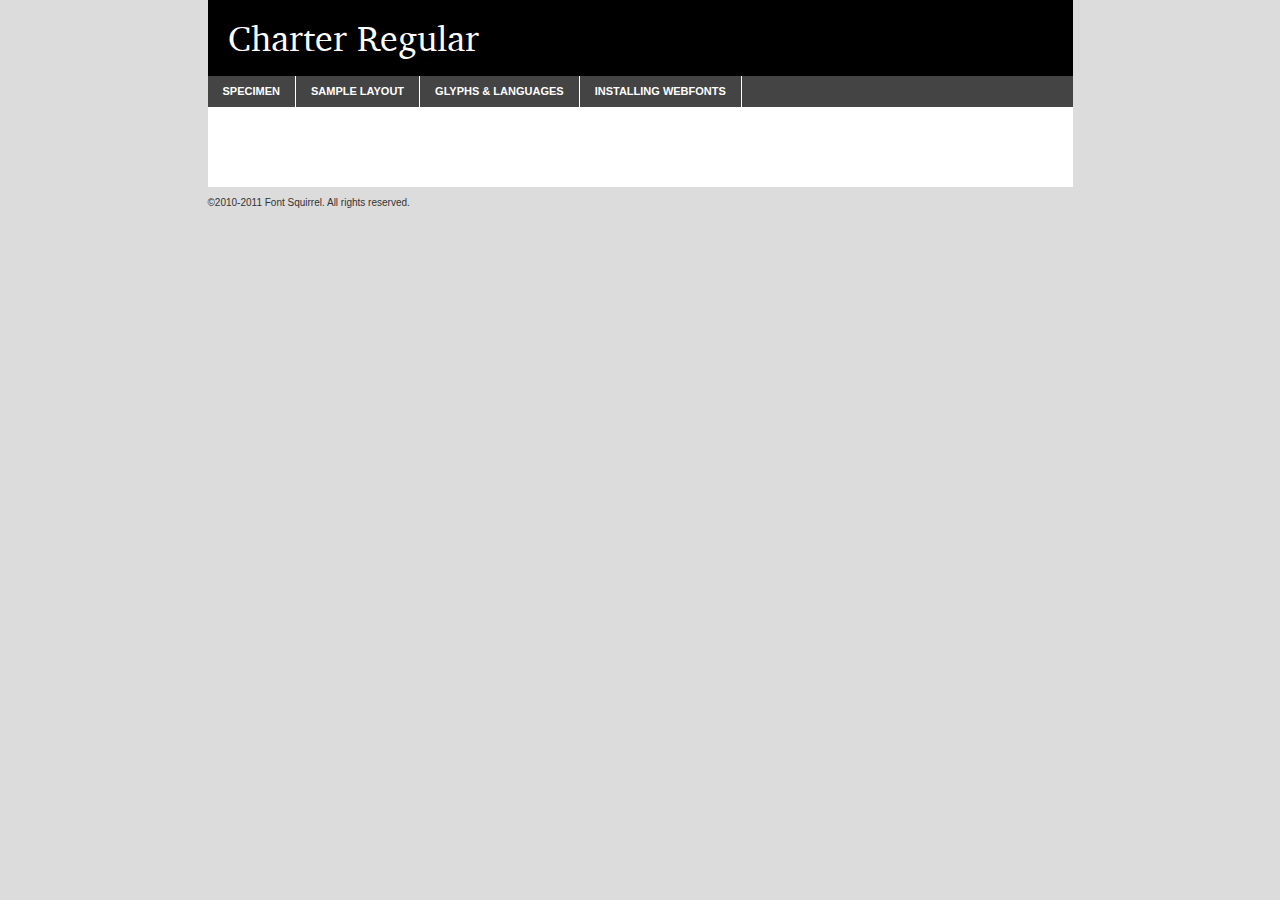
<file: template/assets/css/fonts/charter/charter/webfonts/charter_regular-demo.html>
<!DOCTYPE html PUBLIC "-//W3C//DTD XHTML 1.0 Transitional//EN"
	"http://www.w3.org/TR/xhtml1/DTD/xhtml1-transitional.dtd">

<html xmlns="http://www.w3.org/1999/xhtml" xml:lang="en" lang="en">
<head>
	<meta http-equiv="Content-Type" content="text/html; charset=utf-8" />
	<script src="http://ajax.googleapis.com/ajax/libs/jquery/1.7.2/jquery.min.js" type="text/javascript" charset="utf-8"></script>
	<script src="specimen_files/easytabs.js" type="text/javascript" charset="utf-8"></script>
	<link rel="stylesheet" href="specimen_files/specimen_stylesheet.css" type="text/css" charset="utf-8" />
	<link rel="stylesheet" href="stylesheet.css" type="text/css" charset="utf-8" />

	<style type="text/css">
					body{
				font-family: 'charterregular';
							}
		</style>

	<title>Charter Regular Specimen</title>
	
	
	<script type="text/javascript" charset="utf-8">
		$(document).ready(function() {
			$('#container').easyTabs({defaultContent:1});
		});
	</script>
</head>

<body>
<div id="container">
	<div id="header">
		Charter Regular	</div>
	<ul class="tabs">
		<li><a href="#specimen">Specimen</a></li>
		<li><a href="#layout">Sample Layout</a></li>
				<li><a href="#glyphs">Glyphs &amp; Languages</a></li>
		<li><a href="#installing">Installing Webfonts</a></li>
		
	</ul>
	
	<div id="main_content">

		
			<div id="specimen">
		
				<div class="section">
					<div class="grid12 firstcol">
						<div class="huge">AaBb</div>
					</div>
				</div>
		
				<div class="section">
					<div class="glyph_range">A&#x200B;B&#x200b;C&#x200b;D&#x200b;E&#x200b;F&#x200b;G&#x200b;H&#x200b;I&#x200b;J&#x200b;K&#x200b;L&#x200b;M&#x200b;N&#x200b;O&#x200b;P&#x200b;Q&#x200b;R&#x200b;S&#x200b;T&#x200b;U&#x200b;V&#x200b;W&#x200b;X&#x200b;Y&#x200b;Z&#x200b;a&#x200b;b&#x200b;c&#x200b;d&#x200b;e&#x200b;f&#x200b;g&#x200b;h&#x200b;i&#x200b;j&#x200b;k&#x200b;l&#x200b;m&#x200b;n&#x200b;o&#x200b;p&#x200b;q&#x200b;r&#x200b;s&#x200b;t&#x200b;u&#x200b;v&#x200b;w&#x200b;x&#x200b;y&#x200b;z&#x200b;1&#x200b;2&#x200b;3&#x200b;4&#x200b;5&#x200b;6&#x200b;7&#x200b;8&#x200b;9&#x200b;0&#x200b;&amp;&#x200b;.&#x200b;,&#x200b;?&#x200b;!&#x200b;&#64;&#x200b;(&#x200b;)&#x200b;#&#x200b;$&#x200b;%&#x200b;*&#x200b;+&#x200b;-&#x200b;=&#x200b;:&#x200b;;</div>
				</div>
				<div class="section">
					<div class="grid12 firstcol">
						<table class="sample_table">
							<tr><td>10</td><td class="size10">abcdefghijklmnopqrstuvwxyzABCDEFGHIJKLMNOPQRSTUVWXYZ0123456789abcdefghijklmnopqrstuvwxyzABCDEFGHIJKLMNOPQRSTUVWXYZ0123456789abcdefghijklmnopqrstuvwxyzABCDEFGHIJKLMNOPQRSTUVWXYZ</td></tr>
							<tr><td>11</td><td class="size11">abcdefghijklmnopqrstuvwxyzABCDEFGHIJKLMNOPQRSTUVWXYZ0123456789abcdefghijklmnopqrstuvwxyzABCDEFGHIJKLMNOPQRSTUVWXYZ0123456789abcdefghijklmnopqrstuvwxyzABCDEFGHIJKLMNOPQRSTUVWXYZ</td></tr>
							<tr><td>12</td><td class="size12">abcdefghijklmnopqrstuvwxyzABCDEFGHIJKLMNOPQRSTUVWXYZ0123456789abcdefghijklmnopqrstuvwxyzABCDEFGHIJKLMNOPQRSTUVWXYZ0123456789abcdefghijklmnopqrstuvwxyzABCDEFGHIJKLMNOPQRSTUVWXYZ</td></tr>
							<tr><td>13</td><td class="size13">abcdefghijklmnopqrstuvwxyzABCDEFGHIJKLMNOPQRSTUVWXYZ0123456789abcdefghijklmnopqrstuvwxyzABCDEFGHIJKLMNOPQRSTUVWXYZ0123456789abcdefghijklmnopqrstuvwxyzABCDEFGHIJKLMNOPQRSTUVWXYZ</td></tr>
							<tr><td>14</td><td class="size14">abcdefghijklmnopqrstuvwxyzABCDEFGHIJKLMNOPQRSTUVWXYZ0123456789abcdefghijklmnopqrstuvwxyzABCDEFGHIJKLMNOPQRSTUVWXYZ0123456789abcdefghijklmnopqrstuvwxyzABCDEFGHIJKLMNOPQRSTUVWXYZ</td></tr>
							<tr><td>16</td><td class="size16">abcdefghijklmnopqrstuvwxyzABCDEFGHIJKLMNOPQRSTUVWXYZ0123456789abcdefghijklmnopqrstuvwxyzABCDEFGHIJKLMNOPQRSTUVWXYZ</td></tr>
							<tr><td>18</td><td class="size18">abcdefghijklmnopqrstuvwxyzABCDEFGHIJKLMNOPQRSTUVWXYZ0123456789abcdefghijklmnopqrstuvwxyzABCDEFGHIJKLMNOPQRSTUVWXYZ</td></tr>
							<tr><td>20</td><td class="size20">abcdefghijklmnopqrstuvwxyzABCDEFGHIJKLMNOPQRSTUVWXYZ0123456789abcdefghijklmnopqrstuvwxyzABCDEFGHIJKLMNOPQRSTUVWXYZ</td></tr>
							<tr><td>24</td><td class="size24">abcdefghijklmnopqrstuvwxyzABCDEFGHIJKLMNOPQRSTUVWXYZ0123456789abcdefghijklmnopqrstuvwxyzABCDEFGHIJKLMNOPQRSTUVWXYZ</td></tr>
							<tr><td>30</td><td class="size30">abcdefghijklmnopqrstuvwxyzABCDEFGHIJKLMNOPQRSTUVWXYZ0123456789abcdefghijklmnopqrstuvwxyzABCDEFGHIJKLMNOPQRSTUVWXYZ</td></tr>
							<tr><td>36</td><td class="size36">abcdefghijklmnopqrstuvwxyzABCDEFGHIJKLMNOPQRSTUVWXYZ0123456789abcdefghijklmnopqrstuvwxyzABCDEFGHIJKLMNOPQRSTUVWXYZ</td></tr>
							<tr><td>48</td><td class="size48">abcdefghijklmnopqrstuvwxyzABCDEFGHIJKLMNOPQRSTUVWXYZ0123456789abcdefghijklmnopqrstuvwxyzABCDEFGHIJKLMNOPQRSTUVWXYZ</td></tr>
							<tr><td>60</td><td class="size60">abcdefghijklmnopqrstuvwxyzABCDEFGHIJKLMNOPQRSTUVWXYZ0123456789abcdefghijklmnopqrstuvwxyzABCDEFGHIJKLMNOPQRSTUVWXYZ</td></tr>
							<tr><td>72</td><td class="size72">abcdefghijklmnopqrstuvwxyzABCDEFGHIJKLMNOPQRSTUVWXYZ0123456789abcdefghijklmnopqrstuvwxyzABCDEFGHIJKLMNOPQRSTUVWXYZ</td></tr>
							<tr><td>90</td><td class="size90">abcdefghijklmnopqrstuvwxyzABCDEFGHIJKLMNOPQRSTUVWXYZ0123456789abcdefghijklmnopqrstuvwxyzABCDEFGHIJKLMNOPQRSTUVWXYZ</td></tr>
						</table>
				
					</div>
			
				</div>
		
		
		
								<div class="section" id="bodycomparison">


										<div id="xheight">
				<div class="fontbody">&#xE000;&#xE000;&#xE000;&#xE000;&#xE000;&#xE000;&#xE000;&#xE000;&#xE000;&#xE000;&#xE000;&#xE000;&#xE000;&#xE000;&#xE000;&#xE000;&#xE000;&#xE000;&#xE000;&#xE000;&#xE000;&#xE000;&#xE000;&#xE000;&#xE000;&#xE000;&#xE000;&#xE000;&#xE000;&#xE000;&#xE000;&#xE000;&#xE000;&#xE000;&#xE000;&#xE000;&#xE000;&#xE000;&#xE000;&#xE000;&#xE000;&#xE000;&#xE000;&#xE000;&#xE000;&#xE000;&#xE000;&#xE000;&#xE000;&#xE000;&#xE000;&#xE000;&#xE000;&#xE000;&#xE000;&#xE000;&#xE000;&#xE000;&#xE000;&#xE000;&#xE000;&#xE000;&#xE000;&#xE000;&#xE000;&#xE000;&#xE000;&#xE000;&#xE000;&#xE000;&#xE000;&#xE000;&#xE000;&#xE000;&#xE000;&#xE000;&#xE000;&#xE000;&#xE000;&#xE000;&#xE000;&#xE000;&#xE000;&#xE000;&#xE000;&#xE000;&#xE000;&#xE000;&#xE000;&#xE000;&#xE000;&#xE000;&#xE000;&#xE000;&#xE000;&#xE000;&#xE000;&#xE000;&#xE000;body</div><div class="arialbody">body</div><div class="verdanabody">body</div><div class="georgiabody">body</div></div>
										<div class="fontbody" style="z-index:1">
											body<span>Charter Regular</span>
										</div>
										<div class="arialbody" style="z-index:1">
											body<span>Arial</span>
										</div>
										<div class="verdanabody" style="z-index:1">
											body<span>Verdana</span>
										</div>
										<div class="georgiabody" style="z-index:1">
											body<span>Georgia</span>
										</div>



								</div>
		
		
				<div class="section psample psample_row1" id="">
					
					<div class="grid2 firstcol">
						<p class="size10"><span>10.</span>Aenean lacinia bibendum nulla sed consectetur. Fusce dapibus, tellus ac cursus commodo, tortor mauris condimentum nibh, ut fermentum massa justo sit amet risus. Nullam id dolor id nibh ultricies vehicula ut id elit. Cum sociis natoque penatibus et magnis dis parturient montes, nascetur ridiculus mus. Nulla vitae elit libero, a pharetra augue.</p>
			
					</div>
					<div class="grid3">
						<p class="size11"><span>11.</span>Aenean lacinia bibendum nulla sed consectetur. Fusce dapibus, tellus ac cursus commodo, tortor mauris condimentum nibh, ut fermentum massa justo sit amet risus. Nullam id dolor id nibh ultricies vehicula ut id elit. Cum sociis natoque penatibus et magnis dis parturient montes, nascetur ridiculus mus. Nulla vitae elit libero, a pharetra augue.</p>
			
					</div>
					<div class="grid3">
						<p class="size12"><span>12.</span>Aenean lacinia bibendum nulla sed consectetur. Fusce dapibus, tellus ac cursus commodo, tortor mauris condimentum nibh, ut fermentum massa justo sit amet risus. Nullam id dolor id nibh ultricies vehicula ut id elit. Cum sociis natoque penatibus et magnis dis parturient montes, nascetur ridiculus mus. Nulla vitae elit libero, a pharetra augue.</p>
			
					</div>
					<div class="grid4">
						<p class="size13"><span>13.</span>Aenean lacinia bibendum nulla sed consectetur. Fusce dapibus, tellus ac cursus commodo, tortor mauris condimentum nibh, ut fermentum massa justo sit amet risus. Nullam id dolor id nibh ultricies vehicula ut id elit. Cum sociis natoque penatibus et magnis dis parturient montes, nascetur ridiculus mus. Nulla vitae elit libero, a pharetra augue.</p>
			
					</div>
					<div class="white_blend"></div>
					
				</div>
				<div class="section psample psample_row2" id="">
					<div class="grid3 firstcol">
						<p class="size14"><span>14.</span>Aenean lacinia bibendum nulla sed consectetur. Fusce dapibus, tellus ac cursus commodo, tortor mauris condimentum nibh, ut fermentum massa justo sit amet risus. Nullam id dolor id nibh ultricies vehicula ut id elit. Cum sociis natoque penatibus et magnis dis parturient montes, nascetur ridiculus mus. Nulla vitae elit libero, a pharetra augue.</p>
			
					</div>
					<div class="grid4">
						<p class="size16"><span>16.</span>Aenean lacinia bibendum nulla sed consectetur. Fusce dapibus, tellus ac cursus commodo, tortor mauris condimentum nibh, ut fermentum massa justo sit amet risus. Nullam id dolor id nibh ultricies vehicula ut id elit. Cum sociis natoque penatibus et magnis dis parturient montes, nascetur ridiculus mus. Nulla vitae elit libero, a pharetra augue.</p>
			
					</div>
					<div class="grid5">
						<p class="size18"><span>18.</span>Aenean lacinia bibendum nulla sed consectetur. Fusce dapibus, tellus ac cursus commodo, tortor mauris condimentum nibh, ut fermentum massa justo sit amet risus. Nullam id dolor id nibh ultricies vehicula ut id elit. Cum sociis natoque penatibus et magnis dis parturient montes, nascetur ridiculus mus. Nulla vitae elit libero, a pharetra augue.</p>
			
					</div>

					<div class="white_blend"></div>

				</div>
				
				<div class="section psample psample_row3" id="">
					<div class="grid5 firstcol">
						<p class="size20"><span>20.</span>Aenean lacinia bibendum nulla sed consectetur. Fusce dapibus, tellus ac cursus commodo, tortor mauris condimentum nibh, ut fermentum massa justo sit amet risus. Nullam id dolor id nibh ultricies vehicula ut id elit. Cum sociis natoque penatibus et magnis dis parturient montes, nascetur ridiculus mus. Nulla vitae elit libero, a pharetra augue.</p>
					</div>
					<div class="grid7">
						<p class="size24"><span>24.</span>Aenean lacinia bibendum nulla sed consectetur. Fusce dapibus, tellus ac cursus commodo, tortor mauris condimentum nibh, ut fermentum massa justo sit amet risus. Nullam id dolor id nibh ultricies vehicula ut id elit. Cum sociis natoque penatibus et magnis dis parturient montes, nascetur ridiculus mus. Nulla vitae elit libero, a pharetra augue.</p>
					</div>
					
					<div class="white_blend"></div>
					
				</div>
				
				<div class="section psample psample_row4" id="">
					<div class="grid12 firstcol">
						<p class="size30"><span>30.</span>Aenean lacinia bibendum nulla sed consectetur. Fusce dapibus, tellus ac cursus commodo, tortor mauris condimentum nibh, ut fermentum massa justo sit amet risus. Nullam id dolor id nibh ultricies vehicula ut id elit. Cum sociis natoque penatibus et magnis dis parturient montes, nascetur ridiculus mus. Nulla vitae elit libero, a pharetra augue.</p>
					</div>
					<div class="white_blend"></div>
					
				</div>
				
				
				
				<div class="section psample psample_row1 fullreverse">
					<div class="grid2 firstcol">
						<p class="size10"><span>10.</span>Aenean lacinia bibendum nulla sed consectetur. Fusce dapibus, tellus ac cursus commodo, tortor mauris condimentum nibh, ut fermentum massa justo sit amet risus. Nullam id dolor id nibh ultricies vehicula ut id elit. Cum sociis natoque penatibus et magnis dis parturient montes, nascetur ridiculus mus. Nulla vitae elit libero, a pharetra augue.</p>
			
					</div>
					<div class="grid3">
						<p class="size11"><span>11.</span>Aenean lacinia bibendum nulla sed consectetur. Fusce dapibus, tellus ac cursus commodo, tortor mauris condimentum nibh, ut fermentum massa justo sit amet risus. Nullam id dolor id nibh ultricies vehicula ut id elit. Cum sociis natoque penatibus et magnis dis parturient montes, nascetur ridiculus mus. Nulla vitae elit libero, a pharetra augue.</p>
			
					</div>
					<div class="grid3">
						<p class="size12"><span>12.</span>Aenean lacinia bibendum nulla sed consectetur. Fusce dapibus, tellus ac cursus commodo, tortor mauris condimentum nibh, ut fermentum massa justo sit amet risus. Nullam id dolor id nibh ultricies vehicula ut id elit. Cum sociis natoque penatibus et magnis dis parturient montes, nascetur ridiculus mus. Nulla vitae elit libero, a pharetra augue.</p>
			
					</div>
					<div class="grid4">
						<p class="size13"><span>13.</span>Aenean lacinia bibendum nulla sed consectetur. Fusce dapibus, tellus ac cursus commodo, tortor mauris condimentum nibh, ut fermentum massa justo sit amet risus. Nullam id dolor id nibh ultricies vehicula ut id elit. Cum sociis natoque penatibus et magnis dis parturient montes, nascetur ridiculus mus. Nulla vitae elit libero, a pharetra augue.</p>
			
					</div>
					<div class="black_blend"></div>
					
				</div>
				
				<div class="section psample psample_row2 fullreverse">
					<div class="grid3 firstcol">
						<p class="size14"><span>14.</span>Aenean lacinia bibendum nulla sed consectetur. Fusce dapibus, tellus ac cursus commodo, tortor mauris condimentum nibh, ut fermentum massa justo sit amet risus. Nullam id dolor id nibh ultricies vehicula ut id elit. Cum sociis natoque penatibus et magnis dis parturient montes, nascetur ridiculus mus. Nulla vitae elit libero, a pharetra augue.</p>
			
					</div>
					<div class="grid4">
						<p class="size16"><span>16.</span>Aenean lacinia bibendum nulla sed consectetur. Fusce dapibus, tellus ac cursus commodo, tortor mauris condimentum nibh, ut fermentum massa justo sit amet risus. Nullam id dolor id nibh ultricies vehicula ut id elit. Cum sociis natoque penatibus et magnis dis parturient montes, nascetur ridiculus mus. Nulla vitae elit libero, a pharetra augue.</p>
			
					</div>
					<div class="grid5">
						<p class="size18"><span>18.</span>Aenean lacinia bibendum nulla sed consectetur. Fusce dapibus, tellus ac cursus commodo, tortor mauris condimentum nibh, ut fermentum massa justo sit amet risus. Nullam id dolor id nibh ultricies vehicula ut id elit. Cum sociis natoque penatibus et magnis dis parturient montes, nascetur ridiculus mus. Nulla vitae elit libero, a pharetra augue.</p>
			
					</div>
					<div class="black_blend"></div>

				</div>
				
				<div class="section psample fullreverse psample_row3" id="">
					<div class="grid5 firstcol">
						<p class="size20"><span>20.</span>Aenean lacinia bibendum nulla sed consectetur. Fusce dapibus, tellus ac cursus commodo, tortor mauris condimentum nibh, ut fermentum massa justo sit amet risus. Nullam id dolor id nibh ultricies vehicula ut id elit. Cum sociis natoque penatibus et magnis dis parturient montes, nascetur ridiculus mus. Nulla vitae elit libero, a pharetra augue.</p>
					</div>
					<div class="grid7">
						<p class="size24"><span>24.</span>Aenean lacinia bibendum nulla sed consectetur. Fusce dapibus, tellus ac cursus commodo, tortor mauris condimentum nibh, ut fermentum massa justo sit amet risus. Nullam id dolor id nibh ultricies vehicula ut id elit. Cum sociis natoque penatibus et magnis dis parturient montes, nascetur ridiculus mus. Nulla vitae elit libero, a pharetra augue.</p>
					</div>
					
					<div class="black_blend"></div>
					
				</div>
				
				<div class="section psample fullreverse psample_row4" id="" style="border-bottom: 20px #000 solid;">
					<div class="grid12 firstcol">
						<p class="size30"><span>30.</span>Aenean lacinia bibendum nulla sed consectetur. Fusce dapibus, tellus ac cursus commodo, tortor mauris condimentum nibh, ut fermentum massa justo sit amet risus. Nullam id dolor id nibh ultricies vehicula ut id elit. Cum sociis natoque penatibus et magnis dis parturient montes, nascetur ridiculus mus. Nulla vitae elit libero, a pharetra augue.</p>
					</div>
					<div class="black_blend"></div>
					
				</div>
				
				
				
				
			</div>
			
			<div id="layout">
				
				<div class="section">
					
					<div class="grid12 firstcol">
						<h1>Lorem Ipsum Dolor</h1>
						<h2>Etiam porta sem malesuada magna mollis euismod</h2>
						
						<p class="byline">By <a href="#link">Aenean Lacinia</a></p>
					</div>
				</div>
				<div class="section">
					<div class="grid8 firstcol">
						<p class="large">Donec sed odio dui. Morbi leo risus, porta ac consectetur ac, vestibulum at eros. Fusce dapibus, tellus ac cursus commodo, tortor mauris condimentum nibh, ut fermentum massa justo sit amet risus. </p>

						
						<h3>Pellentesque ornare sem</h3>

						<p>Maecenas sed diam eget risus varius blandit sit amet non magna. Maecenas faucibus mollis interdum. Donec ullamcorper nulla non metus auctor fringilla. Nullam id dolor id nibh ultricies vehicula ut id elit. Nullam id dolor id nibh ultricies vehicula ut id elit. </p>

						<p>Aenean eu leo quam. Pellentesque ornare sem lacinia quam venenatis vestibulum. Lorem ipsum dolor sit amet, consectetur adipiscing elit. Cum sociis natoque penatibus et magnis dis parturient montes, nascetur ridiculus mus. </p>

						<p>Nulla vitae elit libero, a pharetra augue. Praesent commodo cursus magna, vel scelerisque nisl consectetur et. Aenean lacinia bibendum nulla sed consectetur. </p>

						<p>Nullam quis risus eget urna mollis ornare vel eu leo. Nullam quis risus eget urna mollis ornare vel eu leo. Maecenas sed diam eget risus varius blandit sit amet non magna. Donec ullamcorper nulla non metus auctor fringilla. </p>

						<h3>Cras mattis consectetur</h3>

						<p>Aenean eu leo quam. Pellentesque ornare sem lacinia quam venenatis vestibulum. Aenean lacinia bibendum nulla sed consectetur. Integer posuere erat a ante venenatis dapibus posuere velit aliquet. Cras mattis consectetur purus sit amet fermentum. </p>

						<p>Nullam id dolor id nibh ultricies vehicula ut id elit. Nullam quis risus eget urna mollis ornare vel eu leo. Cras mattis consectetur purus sit amet fermentum.</p>
					</div>
					
					<div class="grid4 sidebar">
						
						<div class="box reverse">
							<p class="last">Nullam quis risus eget urna mollis ornare vel eu leo. Donec ullamcorper nulla non metus auctor fringilla. Cras mattis consectetur purus sit amet fermentum. Sed posuere consectetur est at lobortis. Lorem ipsum dolor sit amet, consectetur adipiscing elit. </p>
						</div>
						
						<p class="caption">Maecenas sed diam eget risus varius.</p>

						<p>Vestibulum id ligula porta felis euismod semper. Integer posuere erat a ante venenatis dapibus posuere velit aliquet. Vestibulum id ligula porta felis euismod semper. Sed posuere consectetur est at lobortis. Maecenas sed diam eget risus varius blandit sit amet non magna. Fusce dapibus, tellus ac cursus commodo, tortor mauris condimentum nibh, ut fermentum massa justo sit amet risus. </p>

					

						<p>Duis mollis, est non commodo luctus, nisi erat porttitor ligula, eget lacinia odio sem nec elit. Aenean lacinia bibendum nulla sed consectetur. Vivamus sagittis lacus vel augue laoreet rutrum faucibus dolor auctor. Aenean lacinia bibendum nulla sed consectetur. Nullam quis risus eget urna mollis ornare vel eu leo. </p>

						<p>Praesent commodo cursus magna, vel scelerisque nisl consectetur et. Donec ullamcorper nulla non metus auctor fringilla. Maecenas faucibus mollis interdum. Fusce dapibus, tellus ac cursus commodo, tortor mauris condimentum nibh, ut fermentum massa justo sit amet risus. </p>

					</div>
				</div>
				
			</div>


			



		<div id="glyphs">
			<div class="section">
				<div class="grid12 firstcol">
			
				<h1>Language Support</h1>
				<p>The subset of Charter Regular in this kit supports the following languages:<br />
			
					Albanian, Danish, Dutch, English, Estonian, Faroese, French, German, Icelandic, Italian, Malagasy, Norwegian, Portuguese, Spanish, Swedish				</p>
				<h1>Glyph Chart</h1>
				<p>The subset of Charter Regular in this kit includes all the glyphs listed below. Unicode entities are included above each glyph to help you insert individual characters into your layout.</p>
				<div id="glyph_chart">
			
																				 <div><p>&amp;#32;</p>&#32;</div>
																				 <div><p>&amp;#33;</p>&#33;</div>
																				 <div><p>&amp;#34;</p>&#34;</div>
																				 <div><p>&amp;#35;</p>&#35;</div>
																				 <div><p>&amp;#36;</p>&#36;</div>
																				 <div><p>&amp;#37;</p>&#37;</div>
																				 <div><p>&amp;#38;</p>&#38;</div>
																				 <div><p>&amp;#39;</p>&#39;</div>
																				 <div><p>&amp;#40;</p>&#40;</div>
																				 <div><p>&amp;#41;</p>&#41;</div>
																				 <div><p>&amp;#42;</p>&#42;</div>
																				 <div><p>&amp;#43;</p>&#43;</div>
																				 <div><p>&amp;#44;</p>&#44;</div>
																				 <div><p>&amp;#45;</p>&#45;</div>
																				 <div><p>&amp;#46;</p>&#46;</div>
																				 <div><p>&amp;#47;</p>&#47;</div>
																				 <div><p>&amp;#48;</p>&#48;</div>
																				 <div><p>&amp;#49;</p>&#49;</div>
																				 <div><p>&amp;#50;</p>&#50;</div>
																				 <div><p>&amp;#51;</p>&#51;</div>
																				 <div><p>&amp;#52;</p>&#52;</div>
																				 <div><p>&amp;#53;</p>&#53;</div>
																				 <div><p>&amp;#54;</p>&#54;</div>
																				 <div><p>&amp;#55;</p>&#55;</div>
																				 <div><p>&amp;#56;</p>&#56;</div>
																				 <div><p>&amp;#57;</p>&#57;</div>
																				 <div><p>&amp;#58;</p>&#58;</div>
																				 <div><p>&amp;#59;</p>&#59;</div>
																				 <div><p>&amp;#60;</p>&#60;</div>
																				 <div><p>&amp;#61;</p>&#61;</div>
																				 <div><p>&amp;#62;</p>&#62;</div>
																				 <div><p>&amp;#63;</p>&#63;</div>
																				 <div><p>&amp;#64;</p>&#64;</div>
																				 <div><p>&amp;#65;</p>&#65;</div>
																				 <div><p>&amp;#66;</p>&#66;</div>
																				 <div><p>&amp;#67;</p>&#67;</div>
																				 <div><p>&amp;#68;</p>&#68;</div>
																				 <div><p>&amp;#69;</p>&#69;</div>
																				 <div><p>&amp;#70;</p>&#70;</div>
																				 <div><p>&amp;#71;</p>&#71;</div>
																				 <div><p>&amp;#72;</p>&#72;</div>
																				 <div><p>&amp;#73;</p>&#73;</div>
																				 <div><p>&amp;#74;</p>&#74;</div>
																				 <div><p>&amp;#75;</p>&#75;</div>
																				 <div><p>&amp;#76;</p>&#76;</div>
																				 <div><p>&amp;#77;</p>&#77;</div>
																				 <div><p>&amp;#78;</p>&#78;</div>
																				 <div><p>&amp;#79;</p>&#79;</div>
																				 <div><p>&amp;#80;</p>&#80;</div>
																				 <div><p>&amp;#81;</p>&#81;</div>
																				 <div><p>&amp;#82;</p>&#82;</div>
																				 <div><p>&amp;#83;</p>&#83;</div>
																				 <div><p>&amp;#84;</p>&#84;</div>
																				 <div><p>&amp;#85;</p>&#85;</div>
																				 <div><p>&amp;#86;</p>&#86;</div>
																				 <div><p>&amp;#87;</p>&#87;</div>
																				 <div><p>&amp;#88;</p>&#88;</div>
																				 <div><p>&amp;#89;</p>&#89;</div>
																				 <div><p>&amp;#90;</p>&#90;</div>
																				 <div><p>&amp;#91;</p>&#91;</div>
																				 <div><p>&amp;#92;</p>&#92;</div>
																				 <div><p>&amp;#93;</p>&#93;</div>
																				 <div><p>&amp;#94;</p>&#94;</div>
																				 <div><p>&amp;#95;</p>&#95;</div>
																				 <div><p>&amp;#96;</p>&#96;</div>
																				 <div><p>&amp;#97;</p>&#97;</div>
																				 <div><p>&amp;#98;</p>&#98;</div>
																				 <div><p>&amp;#99;</p>&#99;</div>
																				 <div><p>&amp;#100;</p>&#100;</div>
																				 <div><p>&amp;#101;</p>&#101;</div>
																				 <div><p>&amp;#102;</p>&#102;</div>
																				 <div><p>&amp;#103;</p>&#103;</div>
																				 <div><p>&amp;#104;</p>&#104;</div>
																				 <div><p>&amp;#105;</p>&#105;</div>
																				 <div><p>&amp;#106;</p>&#106;</div>
																				 <div><p>&amp;#107;</p>&#107;</div>
																				 <div><p>&amp;#108;</p>&#108;</div>
																				 <div><p>&amp;#109;</p>&#109;</div>
																				 <div><p>&amp;#110;</p>&#110;</div>
																				 <div><p>&amp;#111;</p>&#111;</div>
																				 <div><p>&amp;#112;</p>&#112;</div>
																				 <div><p>&amp;#113;</p>&#113;</div>
																				 <div><p>&amp;#114;</p>&#114;</div>
																				 <div><p>&amp;#115;</p>&#115;</div>
																				 <div><p>&amp;#116;</p>&#116;</div>
																				 <div><p>&amp;#117;</p>&#117;</div>
																				 <div><p>&amp;#118;</p>&#118;</div>
																				 <div><p>&amp;#119;</p>&#119;</div>
																				 <div><p>&amp;#120;</p>&#120;</div>
																				 <div><p>&amp;#121;</p>&#121;</div>
																				 <div><p>&amp;#122;</p>&#122;</div>
																				 <div><p>&amp;#123;</p>&#123;</div>
																				 <div><p>&amp;#124;</p>&#124;</div>
																				 <div><p>&amp;#125;</p>&#125;</div>
																				 <div><p>&amp;#126;</p>&#126;</div>
																				 <div><p>&amp;#161;</p>&#161;</div>
																				 <div><p>&amp;#162;</p>&#162;</div>
																				 <div><p>&amp;#163;</p>&#163;</div>
																				 <div><p>&amp;#164;</p>&#164;</div>
																				 <div><p>&amp;#165;</p>&#165;</div>
																				 <div><p>&amp;#166;</p>&#166;</div>
																				 <div><p>&amp;#167;</p>&#167;</div>
																				 <div><p>&amp;#168;</p>&#168;</div>
																				 <div><p>&amp;#169;</p>&#169;</div>
																				 <div><p>&amp;#170;</p>&#170;</div>
																				 <div><p>&amp;#171;</p>&#171;</div>
																				 <div><p>&amp;#172;</p>&#172;</div>
																				 <div><p>&amp;#174;</p>&#174;</div>
																				 <div><p>&amp;#175;</p>&#175;</div>
																				 <div><p>&amp;#176;</p>&#176;</div>
																				 <div><p>&amp;#177;</p>&#177;</div>
																				 <div><p>&amp;#178;</p>&#178;</div>
																				 <div><p>&amp;#179;</p>&#179;</div>
																				 <div><p>&amp;#180;</p>&#180;</div>
																				 <div><p>&amp;#181;</p>&#181;</div>
																				 <div><p>&amp;#182;</p>&#182;</div>
																				 <div><p>&amp;#183;</p>&#183;</div>
																				 <div><p>&amp;#184;</p>&#184;</div>
																				 <div><p>&amp;#185;</p>&#185;</div>
																				 <div><p>&amp;#186;</p>&#186;</div>
																				 <div><p>&amp;#187;</p>&#187;</div>
																				 <div><p>&amp;#188;</p>&#188;</div>
																				 <div><p>&amp;#189;</p>&#189;</div>
																				 <div><p>&amp;#190;</p>&#190;</div>
																				 <div><p>&amp;#191;</p>&#191;</div>
																				 <div><p>&amp;#192;</p>&#192;</div>
																				 <div><p>&amp;#193;</p>&#193;</div>
																				 <div><p>&amp;#194;</p>&#194;</div>
																				 <div><p>&amp;#195;</p>&#195;</div>
																				 <div><p>&amp;#196;</p>&#196;</div>
																				 <div><p>&amp;#197;</p>&#197;</div>
																				 <div><p>&amp;#198;</p>&#198;</div>
																				 <div><p>&amp;#199;</p>&#199;</div>
																				 <div><p>&amp;#200;</p>&#200;</div>
																				 <div><p>&amp;#201;</p>&#201;</div>
																				 <div><p>&amp;#202;</p>&#202;</div>
																				 <div><p>&amp;#203;</p>&#203;</div>
																				 <div><p>&amp;#204;</p>&#204;</div>
																				 <div><p>&amp;#205;</p>&#205;</div>
																				 <div><p>&amp;#206;</p>&#206;</div>
																				 <div><p>&amp;#207;</p>&#207;</div>
																				 <div><p>&amp;#208;</p>&#208;</div>
																				 <div><p>&amp;#209;</p>&#209;</div>
																				 <div><p>&amp;#210;</p>&#210;</div>
																				 <div><p>&amp;#211;</p>&#211;</div>
																				 <div><p>&amp;#212;</p>&#212;</div>
																				 <div><p>&amp;#213;</p>&#213;</div>
																				 <div><p>&amp;#214;</p>&#214;</div>
																				 <div><p>&amp;#215;</p>&#215;</div>
																				 <div><p>&amp;#216;</p>&#216;</div>
																				 <div><p>&amp;#217;</p>&#217;</div>
																				 <div><p>&amp;#218;</p>&#218;</div>
																				 <div><p>&amp;#219;</p>&#219;</div>
																				 <div><p>&amp;#220;</p>&#220;</div>
																				 <div><p>&amp;#221;</p>&#221;</div>
																				 <div><p>&amp;#222;</p>&#222;</div>
																				 <div><p>&amp;#223;</p>&#223;</div>
																				 <div><p>&amp;#224;</p>&#224;</div>
																				 <div><p>&amp;#225;</p>&#225;</div>
																				 <div><p>&amp;#226;</p>&#226;</div>
																				 <div><p>&amp;#227;</p>&#227;</div>
																				 <div><p>&amp;#228;</p>&#228;</div>
																				 <div><p>&amp;#229;</p>&#229;</div>
																				 <div><p>&amp;#230;</p>&#230;</div>
																				 <div><p>&amp;#231;</p>&#231;</div>
																				 <div><p>&amp;#232;</p>&#232;</div>
																				 <div><p>&amp;#233;</p>&#233;</div>
																				 <div><p>&amp;#234;</p>&#234;</div>
																				 <div><p>&amp;#235;</p>&#235;</div>
																				 <div><p>&amp;#236;</p>&#236;</div>
																				 <div><p>&amp;#237;</p>&#237;</div>
																				 <div><p>&amp;#238;</p>&#238;</div>
																				 <div><p>&amp;#239;</p>&#239;</div>
																				 <div><p>&amp;#240;</p>&#240;</div>
																				 <div><p>&amp;#241;</p>&#241;</div>
																				 <div><p>&amp;#242;</p>&#242;</div>
																				 <div><p>&amp;#243;</p>&#243;</div>
																				 <div><p>&amp;#244;</p>&#244;</div>
																				 <div><p>&amp;#245;</p>&#245;</div>
																				 <div><p>&amp;#246;</p>&#246;</div>
																				 <div><p>&amp;#247;</p>&#247;</div>
																				 <div><p>&amp;#248;</p>&#248;</div>
																				 <div><p>&amp;#249;</p>&#249;</div>
																				 <div><p>&amp;#250;</p>&#250;</div>
																				 <div><p>&amp;#251;</p>&#251;</div>
																				 <div><p>&amp;#252;</p>&#252;</div>
																				 <div><p>&amp;#253;</p>&#253;</div>
																				 <div><p>&amp;#254;</p>&#254;</div>
																				 <div><p>&amp;#255;</p>&#255;</div>
																				 <div><p>&amp;#305;</p>&#305;</div>
																				 <div><p>&amp;#321;</p>&#321;</div>
																				 <div><p>&amp;#322;</p>&#322;</div>
																				 <div><p>&amp;#338;</p>&#338;</div>
																				 <div><p>&amp;#339;</p>&#339;</div>
																				 <div><p>&amp;#352;</p>&#352;</div>
																				 <div><p>&amp;#353;</p>&#353;</div>
																				 <div><p>&amp;#376;</p>&#376;</div>
																				 <div><p>&amp;#381;</p>&#381;</div>
																				 <div><p>&amp;#382;</p>&#382;</div>
																				 <div><p>&amp;#402;</p>&#402;</div>
																				 <div><p>&amp;#710;</p>&#710;</div>
																				 <div><p>&amp;#711;</p>&#711;</div>
																				 <div><p>&amp;#728;</p>&#728;</div>
																				 <div><p>&amp;#729;</p>&#729;</div>
																				 <div><p>&amp;#730;</p>&#730;</div>
																				 <div><p>&amp;#731;</p>&#731;</div>
																				 <div><p>&amp;#732;</p>&#732;</div>
																				 <div><p>&amp;#733;</p>&#733;</div>
																				 <div><p>&amp;#8211;</p>&#8211;</div>
																				 <div><p>&amp;#8212;</p>&#8212;</div>
																				 <div><p>&amp;#8216;</p>&#8216;</div>
																				 <div><p>&amp;#8217;</p>&#8217;</div>
																				 <div><p>&amp;#8218;</p>&#8218;</div>
																				 <div><p>&amp;#8220;</p>&#8220;</div>
																				 <div><p>&amp;#8221;</p>&#8221;</div>
																				 <div><p>&amp;#8222;</p>&#8222;</div>
																				 <div><p>&amp;#8224;</p>&#8224;</div>
																				 <div><p>&amp;#8225;</p>&#8225;</div>
																				 <div><p>&amp;#8226;</p>&#8226;</div>
																				 <div><p>&amp;#8230;</p>&#8230;</div>
																				 <div><p>&amp;#8240;</p>&#8240;</div>
																				 <div><p>&amp;#8249;</p>&#8249;</div>
																				 <div><p>&amp;#8250;</p>&#8250;</div>
																				 <div><p>&amp;#8260;</p>&#8260;</div>
																				 <div><p>&amp;#8482;</p>&#8482;</div>
																				 <div><p>&amp;#8722;</p>&#8722;</div>
																				 <div><p>&amp;#57344;</p>&#57344;</div>
																				 <div><p>&amp;#64257;</p>&#64257;</div>
																				 <div><p>&amp;#64258;</p>&#64258;</div>
																																																</div>	
				</div>
		
		
			</div>
		</div>
		
		
		<div id="specs">
			
		</div>
	
		<div id="installing">
			<div class="section">
				<div class="grid7 firstcol">
					<h1>Installing Webfonts</h1>
					
					<p>Webfonts are supported by all major browser platforms but not all in the same way. There are currently four different font formats that must be included in order to target all browsers. This includes TTF, WOFF, EOT and SVG.</p>
					
					<h2>1. Upload your webfonts</h2>
					<p>You must upload your webfont kit to your website. They should be in or near the same directory as your CSS files.</p>
					
					<h2>2. Include the webfont stylesheet</h2>
					<p>A special CSS @font-face declaration helps the various browsers select the appropriate font it needs without causing you a bunch of headaches. Learn more about this syntax by reading the <a href="http://www.fontspring.com/blog/further-hardening-of-the-bulletproof-syntax">Fontspring blog post</a> about it. The code for it is as follows:</p>


<code>
@font-face{ 
	font-family: 'MyWebFont';
	src: url('WebFont.eot');
	src: url('WebFont.eot?#iefix') format('embedded-opentype'),
	     url('WebFont.woff') format('woff'),
	     url('WebFont.ttf') format('truetype'),
	     url('WebFont.svg#webfont') format('svg');
}
</code>

	<p>We've already gone ahead and generated the code for you. All you have to do is link to the stylesheet in your HTML, like this:</p>
	<code>&lt;link rel=&quot;stylesheet&quot; href=&quot;stylesheet.css&quot; type=&quot;text/css&quot; charset=&quot;utf-8&quot; /&gt;</code>

					<h2>3. Modify your own stylesheet</h2>
					<p>To take advantage of your new fonts, you must tell your stylesheet to use them. Look at the original @font-face declaration above and find the property called "font-family." The name linked there will be what you use to reference the font. Prepend that webfont name to the font stack in the "font-family" property, inside the selector you want to change. For example:</p>
<code>p { font-family: 'WebFont', Arial, sans-serif; }</code>

<h2>4. Test</h2>
<p>Getting webfonts to work cross-browser <em>can</em> be tricky. Use the information in the sidebar to help you if you find that fonts aren't loading in a particular browser.</p>
				</div>
				
				<div class="grid5 sidebar">
					<div class="box">
						<h2>Troubleshooting<br />Font-Face Problems</h2>
						<p>Having trouble getting your webfonts to load in your new website? Here are some tips to sort out what might be the problem.</p>

						<h3>Fonts not showing in any browser</h3>

						<p>This sounds like you need to work on the plumbing. You either did not upload the fonts to the correct directory, or you did not link the fonts properly in the CSS. If you've confirmed that all this is correct and you still have a problem, take a look at your .htaccess file and see if requests are getting intercepted.</p>

						<h3>Fonts not loading in iPhone or iPad</h3>

						<p>The most common problem here is that you are serving the fonts from an IIS server. IIS refuses to serve files that have unknown MIME types. If that is the case, you must set the MIME type for SVG to "image/svg+xml" in the server settings. Follow these instructions from Microsoft if you need help.</p>

						<h3>Fonts not loading in Firefox</h3>

						<p>The primary reason for this failure? You are still using a version Firefox older than 3.5. So upgrade already! If that isn't it, then you are very likely serving fonts from a different domain. Firefox requires that all font assets be served from the same domain. Lastly it is possible that you need to add WOFF to your list of MIME types (if you are serving via IIS.)</p>

						<h3>Fonts not loading in IE</h3>

						<p>Are you looking at Internet Explorer on an actual Windows machine or are you cheating by using a service like Adobe BrowserLab? Many of these screenshot services do not render @font-face for IE. Best to test it on a real machine.</p>

						<h3>Fonts not loading in IE9</h3>

						<p>IE9, like Firefox, requires that fonts be served from the same domain as the website. Make sure that is the case.</p>
					</div>
				</div>
			</div>
			
		</div>
	
	</div>
	<div id="footer">
		<p>&copy;2010-2011 Font Squirrel. All rights reserved.</p>
	</div>
</div>
</body>
</html>
</file>
<file: template/assets/css/theme.css>
/* -------------------------------------------------------------------------- */
/*                                 Theme                                      */
/* -------------------------------------------------------------------------- */
/* prettier-ignore */
/* -------------------------------------------------------------------------- */
/*                                  Utilities                                 */
/* -------------------------------------------------------------------------- */
/*-----------------------------------------------
|   Bootstrap Styles
-----------------------------------------------*/
/*!
 * Bootstrap v5.0.0-alpha1 (https://getbootstrap.com/)
 * Copyright 2011-2020 The Bootstrap Authors
 * Copyright 2011-2020 Twitter, Inc.
 * Licensed under MIT (https://github.com/twbs/bootstrap/blob/main/LICENSE)
 */
:root {
  /* You can customize brand-primary and brand-primary-darker to customize the primary brand color throughout */

  
  --bs-blue: #747DEF;
  --bs-indigo: #6237FF;
  --bs-purple: #A1B0FC;
  --bs-pink: #D42DA3;
  --bs-red: #363636;
  --bs-orange: #363636;
  --bs-yellow: #ba0c2f;
  --bs-green: #79B93C;
  --bs-teal: #006380;
  --bs-cyan: #2fc4f1;
  --bs-white: #FFFEFE;
  --bs-gray: #F0F4F9;
  --bs-gray-dark: #616161;
  --bs-primary: #ba0c2f;
  --bs-secondary: #5E6282;
  --bs-success: #79B93C;
  --bs-info: #006380;
  --bs-warning: #ba0c2f;
  --bs-danger: #363636;
  --bs-light: #F0F4F9;
  --bs-dark: #212832;
  --bs-font-sans-serif: "Poppins", "Rubik", "Open Sans", -apple-system, BlinkMacSystemFont, "Segoe UI", "Helvetica Neue", Arial, sans-serif, "Apple Color Emoji", "Segoe UI Emoji", "Segoe UI Symbol";
  --bs-font-monospace: "SFMono-Regular", Menlo, Monaco, Consolas, "Liberation Mono", "Courier New", monospace;
  --bs-gradient: linear-gradient(180deg, rgba(255, 254, 254, 0.15), rgba(255, 254, 254, 0));
}

*,
*::before,
*::after {
  -webkit-box-sizing: border-box;
  box-sizing: border-box;
}

@media (prefers-reduced-motion: no-preference) {
  :root {
    scroll-behavior: smooth;
  }
}

body {
  margin: 0;
  font-family: "Poppins", "Rubik", -apple-system, BlinkMacSystemFont, "Segoe UI", "Helvetica Neue", Arial, sans-serif, "Apple Color Emoji", "Segoe UI Emoji", "Segoe UI Symbol";
  font-size: 1rem;
  font-weight: 400;
  line-height: 1.5;
  color: #142f52;
  background-color: #FFDB99;
  -webkit-text-size-adjust: 100%;
  -webkit-tap-highlight-color: rgba(0, 0, 0, 0);
}

hr {
  margin: 1rem 0;
  color: #EEEEEE;
  background-color: currentColor;
  border: 0;
  opacity: 1;
}

hr:not([size]) {
  height: 1px;
}

h1, .h1, h2, .h2, h3, .h3, h4, .h4, h5, .h5, h6, .h6 {
  margin-top: 0;
  margin-bottom: 0.5rem;
  font-family: "Poppins", "Rubik", "Open Sans", -apple-system, BlinkMacSystemFont, "Segoe UI", "Helvetica Neue", Arial, sans-serif, "Apple Color Emoji", "Segoe UI Emoji", "Segoe UI Symbol";
  font-weight: 600;
  line-height: 1.2;
  color: #142f52;
}

h1, .h1 {
  font-size: calc(1.3052rem + 0.66244vw);
}

@media (min-width: 1200px) {
  h1, .h1 {
    font-size: 1.80203rem;
  }
}

h2, .h2 {
  font-size: calc(1.28518rem + 0.42217vw);
}

@media (min-width: 1200px) {
  h2, .h2 {
    font-size: 1.60181rem;
  }
}

h3, .h3 {
  font-size: calc(1.26738rem + 0.20859vw);
}

@media (min-width: 1200px) {
  h3, .h3 {
    font-size: 1.42383rem;
  }
}

h4, .h4 {
  font-size: calc(1.25156rem + 0.01875vw);
}

@media (min-width: 1200px) {
  h4, .h4 {
    font-size: 1.26563rem;
  }
}

h5, .h5 {
  font-size: 1.125rem;
}

h6, .h6 {
  font-size: 0.88889rem;
}

p {
  margin-top: 0;
  margin-bottom: 1rem;
}

abbr[title],
abbr[data-bs-original-title] {
  -webkit-text-decoration: underline dotted;
  text-decoration: underline dotted;
  cursor: help;
  -webkit-text-decoration-skip-ink: none;
  text-decoration-skip-ink: none;
}

address {
  margin-bottom: 1rem;
  font-style: normal;
  line-height: inherit;
}

ol,
ul {
  padding-left: 2rem;
}

ol,
ul,
dl {
  margin-top: 0;
  margin-bottom: 1rem;
}

ol ol,
ul ul,
ol ul,
ul ol {
  margin-bottom: 0;
}

dt {
  font-weight: 700;
}

dd {
  margin-bottom: .5rem;
  margin-left: 0;
}

blockquote {
  margin: 0 0 1rem;
}

b,
strong {
  font-weight: 800;
}

small, .small {
  font-size: 75%;
}

mark, .mark {
  padding: 0.2em;
  background-color: #fcf8e3;
}

sub,
sup {
  position: relative;
  font-size: 0.75em;
  line-height: 0;
  vertical-align: baseline;
}

sub {
  bottom: -.25em;
}

sup {
  top: -.5em;
}

a {
  color: #142f52;
  text-decoration: none;
}

a:hover {
  color: var(--brand-primary);
  text-decoration: underline;
}

a:not([href]):not([class]), a:not([href]):not([class]):hover {
  color: inherit;
  text-decoration: none;
}

pre,
code,
kbd,
samp {
  font-family: var(--bs-font-monospace);
  font-size: 1em;
  direction: ltr /* rtl:ignore */;
  unicode-bidi: bidi-override;
}

pre {
  display: block;
  margin-top: 0;
  margin-bottom: 1rem;
  overflow: auto;
  font-size: 75%;
}

pre code {
  font-size: inherit;
  color: inherit;
  word-break: normal;
}

code {
  font-size: 75%;
  color: #D42DA3;
  word-wrap: break-word;
}

a > code {
  color: inherit;
}

kbd {
  padding: 0.2rem 0.4rem;
  font-size: 75%;
  color: #FFFEFE;
  background-color: #5E6282;
  border-radius: 0.625rem;
}

kbd kbd {
  padding: 0;
  font-size: 1em;
  font-weight: 700;
}

figure {
  margin: 0 0 1rem;
}

img,
svg {
  vertical-align: middle;
}

table {
  caption-side: bottom;
  border-collapse: collapse;
}

caption {
  padding-top: 0.5rem;
  padding-bottom: 0.5rem;
  color: #BDBDBD;
  text-align: left;
}

th {
  text-align: inherit;
  text-align: -webkit-match-parent;
}

thead,
tbody,
tfoot,
tr,
td,
th {
  border-color: inherit;
  border-style: solid;
  border-width: 0;
}

label {
  display: inline-block;
}

button {
  border-radius: 0;
}

button:focus:not(:focus-visible) {
  outline: 0;
}

input,
button,
select,
optgroup,
textarea {
  margin: 0;
  font-family: inherit;
  font-size: inherit;
  line-height: inherit;
}

button,
select {
  text-transform: none;
}

[role="button"] {
  cursor: pointer;
}

select {
  word-wrap: normal;
}

select:disabled {
  opacity: 1;
}

[list]::-webkit-calendar-picker-indicator {
  display: none;
}

button,
[type="button"],
[type="reset"],
[type="submit"] {
  -webkit-appearance: button;
}

button:not(:disabled),
[type="button"]:not(:disabled),
[type="reset"]:not(:disabled),
[type="submit"]:not(:disabled) {
  cursor: pointer;
}

::-moz-focus-inner {
  padding: 0;
  border-style: none;
}

textarea {
  resize: vertical;
}

fieldset {
  min-width: 0;
  padding: 0;
  margin: 0;
  border: 0;
}

legend {
  float: left;
  width: 100%;
  padding: 0;
  margin-bottom: 0.5rem;
  font-size: calc(1.275rem + 0.3vw);
  line-height: inherit;
}

@media (min-width: 1200px) {
  legend {
    font-size: 1.5rem;
  }
}

legend + * {
  clear: left;
}

::-webkit-datetime-edit-fields-wrapper,
::-webkit-datetime-edit-text,
::-webkit-datetime-edit-minute,
::-webkit-datetime-edit-hour-field,
::-webkit-datetime-edit-day-field,
::-webkit-datetime-edit-month-field,
::-webkit-datetime-edit-year-field {
  padding: 0;
}

::-webkit-inner-spin-button {
  height: auto;
}

[type="search"] {
  outline-offset: -2px;
  -webkit-appearance: textfield;
}

/* rtl:raw:
[type="tel"],
[type="url"],
[type="email"],
[type="number"] {
  direction: ltr;
}
*/
::-webkit-search-decoration {
  -webkit-appearance: none;
}

::-webkit-color-swatch-wrapper {
  padding: 0;
}

::file-selector-button {
  font: inherit;
}

::-webkit-file-upload-button {
  font: inherit;
  -webkit-appearance: button;
}

output {
  display: inline-block;
}

iframe {
  border: 0;
}

summary {
  display: list-item;
  cursor: pointer;
}

progress {
  vertical-align: baseline;
}

[hidden] {
  display: none !important;
}

.lead {
  font-size: 1.2rem;
  font-weight: 400;
}

.display-1 {
  font-size: calc(1.38158rem + 1.57894vw);
  font-weight: 900;
  line-height: 1;
}

@media (min-width: 1200px) {
  .display-1 {
    font-size: 2.56578rem;
  }
}

.display-2 {
  font-size: calc(1.35307rem + 1.23684vw);
  font-weight: 900;
  line-height: 1;
}

@media (min-width: 1200px) {
  .display-2 {
    font-size: 2.2807rem;
  }
}

.display-3 {
  font-size: calc(1.32773rem + 0.93274vw);
  font-weight: 900;
  line-height: 1;
}

@media (min-width: 1200px) {
  .display-3 {
    font-size: 2.02729rem;
  }
}

.display-4 {
  font-size: calc(1.3052rem + 0.66244vw);
  font-weight: 900;
  line-height: 1;
}

@media (min-width: 1200px) {
  .display-4 {
    font-size: 1.80203rem;
  }
}

.display-5 {
  font-size: calc(1.28518rem + 0.42217vw);
  font-weight: 900;
  line-height: 1;
}

@media (min-width: 1200px) {
  .display-5 {
    font-size: 1.60181rem;
  }
}

.display-6 {
  font-size: calc(1.26738rem + 0.20859vw);
  font-weight: 900;
  line-height: 1;
}

@media (min-width: 1200px) {
  .display-6 {
    font-size: 1.42383rem;
  }
}

.list-unstyled {
  padding-left: 0;
  list-style: none;
}

.list-inline {
  padding-left: 0;
  list-style: none;
}

.list-inline-item {
  display: inline-block;
}

.list-inline-item:not(:last-child) {
  margin-right: 0.5rem;
}

.initialism {
  font-size: 75%;
  text-transform: uppercase;
}

.blockquote {
  margin-bottom: 1rem;
  font-size: 1.2rem;
}

.blockquote > :last-child {
  margin-bottom: 0;
}

.blockquote-footer {
  margin-top: -1rem;
  margin-bottom: 1rem;
  font-size: 75%;
  color: #F0F4F9;
}

.blockquote-footer::before {
  content: "\2014\00A0";
}

.img-fluid {
  max-width: 100%;
  height: auto;
}

.img-thumbnail {
  padding: 0.25rem;
  background-color: #FFFEFE;
  border: 1px solid #EEEEEE;
  border-radius: 1.5rem;
  max-width: 100%;
  height: auto;
}

.figure {
  display: inline-block;
}

.figure-img {
  margin-bottom: 0.5rem;
  line-height: 1;
}

.figure-caption {
  font-size: 75%;
  color: #F0F4F9;
}

.container,
.container-fluid,
.container-sm,
.container-md,
.container-lg,
.container-xl,
.container-xxl {
  width: 100%;
  padding-right: var(--bs-gutter-x, 1rem);
  padding-left: var(--bs-gutter-x, 1rem);
  margin-right: auto;
  margin-left: auto;
}

@media (min-width: 576px) {
  .container, .container-sm {
    max-width: 540px;
  }
}

@media (min-width: 768px) {
  .container, .container-sm, .container-md {
    max-width: 720px;
  }
}

@media (min-width: 992px) {
  .container, .container-sm, .container-md, .container-lg {
    max-width: 960px;
  }
}

@media (min-width: 1200px) {
  .container, .container-sm, .container-md, .container-lg, .container-xl {
    max-width: 1140px;
  }
}

@media (min-width: 1400px) {
  .container, .container-sm, .container-md, .container-lg, .container-xl, .container-xxl {
    max-width: 1320px;
  }
}

.row {
  --bs-gutter-x: 2rem;
  --bs-gutter-y: 0;
  display: -webkit-box;
  display: -ms-flexbox;
  display: flex;
  -ms-flex-wrap: wrap;
  flex-wrap: wrap;
  margin-top: calc(var(--bs-gutter-y) * -1);
  margin-right: calc(var(--bs-gutter-x) / -2);
  margin-left: calc(var(--bs-gutter-x) / -2);
}

.row > * {
  -ms-flex-negative: 0;
  flex-shrink: 0;
  width: 100%;
  max-width: 100%;
  padding-right: calc(var(--bs-gutter-x) / 2);
  padding-left: calc(var(--bs-gutter-x) / 2);
  margin-top: var(--bs-gutter-y);
}

.col {
  -webkit-box-flex: 1;
  -ms-flex: 1 0 0%;
  flex: 1 0 0%;
}

.row-cols-auto > * {
  -webkit-box-flex: 0;
  -ms-flex: 0 0 auto;
  flex: 0 0 auto;
  width: auto;
}

.row-cols-1 > * {
  -webkit-box-flex: 0;
  -ms-flex: 0 0 auto;
  flex: 0 0 auto;
  width: 100%;
}

.row-cols-2 > * {
  -webkit-box-flex: 0;
  -ms-flex: 0 0 auto;
  flex: 0 0 auto;
  width: 50%;
}

.row-cols-3 > * {
  -webkit-box-flex: 0;
  -ms-flex: 0 0 auto;
  flex: 0 0 auto;
  width: 33.33333%;
}

.row-cols-4 > * {
  -webkit-box-flex: 0;
  -ms-flex: 0 0 auto;
  flex: 0 0 auto;
  width: 25%;
}

.row-cols-5 > * {
  -webkit-box-flex: 0;
  -ms-flex: 0 0 auto;
  flex: 0 0 auto;
  width: 20%;
}

.row-cols-6 > * {
  -webkit-box-flex: 0;
  -ms-flex: 0 0 auto;
  flex: 0 0 auto;
  width: 16.66667%;
}

.col-auto {
  -webkit-box-flex: 0;
  -ms-flex: 0 0 auto;
  flex: 0 0 auto;
  width: auto;
}

.col-1 {
  -webkit-box-flex: 0;
  -ms-flex: 0 0 auto;
  flex: 0 0 auto;
  width: 8.33333%;
}

.col-2 {
  -webkit-box-flex: 0;
  -ms-flex: 0 0 auto;
  flex: 0 0 auto;
  width: 16.66667%;
}

.col-3 {
  -webkit-box-flex: 0;
  -ms-flex: 0 0 auto;
  flex: 0 0 auto;
  width: 25%;
}

.col-4 {
  -webkit-box-flex: 0;
  -ms-flex: 0 0 auto;
  flex: 0 0 auto;
  width: 33.33333%;
}

.col-5 {
  -webkit-box-flex: 0;
  -ms-flex: 0 0 auto;
  flex: 0 0 auto;
  width: 41.66667%;
}

.col-6 {
  -webkit-box-flex: 0;
  -ms-flex: 0 0 auto;
  flex: 0 0 auto;
  width: 50%;
}

.col-7 {
  -webkit-box-flex: 0;
  -ms-flex: 0 0 auto;
  flex: 0 0 auto;
  width: 58.33333%;
}

.col-8 {
  -webkit-box-flex: 0;
  -ms-flex: 0 0 auto;
  flex: 0 0 auto;
  width: 66.66667%;
}

.col-9 {
  -webkit-box-flex: 0;
  -ms-flex: 0 0 auto;
  flex: 0 0 auto;
  width: 75%;
}

.col-10 {
  -webkit-box-flex: 0;
  -ms-flex: 0 0 auto;
  flex: 0 0 auto;
  width: 83.33333%;
}

.col-11 {
  -webkit-box-flex: 0;
  -ms-flex: 0 0 auto;
  flex: 0 0 auto;
  width: 91.66667%;
}

.col-12 {
  -webkit-box-flex: 0;
  -ms-flex: 0 0 auto;
  flex: 0 0 auto;
  width: 100%;
}

.offset-1 {
  margin-left: 8.33333%;
}

.offset-2 {
  margin-left: 16.66667%;
}

.offset-3 {
  margin-left: 25%;
}

.offset-4 {
  margin-left: 33.33333%;
}

.offset-5 {
  margin-left: 41.66667%;
}

.offset-6 {
  margin-left: 50%;
}

.offset-7 {
  margin-left: 58.33333%;
}

.offset-8 {
  margin-left: 66.66667%;
}

.offset-9 {
  margin-left: 75%;
}

.offset-10 {
  margin-left: 83.33333%;
}

.offset-11 {
  margin-left: 91.66667%;
}

.g-0,
.gx-0 {
  --bs-gutter-x: 0;
}

.g-0,
.gy-0 {
  --bs-gutter-y: 0;
}

.g-1,
.gx-1 {
  --bs-gutter-x: 0.25rem;
}

.g-1,
.gy-1 {
  --bs-gutter-y: 0.25rem;
}

.g-2,
.gx-2 {
  --bs-gutter-x: 0.5rem;
}

.g-2,
.gy-2 {
  --bs-gutter-y: 0.5rem;
}

.g-3,
.gx-3 {
  --bs-gutter-x: 1rem;
}

.g-3,
.gy-3 {
  --bs-gutter-y: 1rem;
}

.g-4,
.gx-4 {
  --bs-gutter-x: 1.8rem;
}

.g-4,
.gy-4 {
  --bs-gutter-y: 1.8rem;
}

.g-5,
.gx-5 {
  --bs-gutter-x: 2.5rem;
}

.g-5,
.gy-5 {
  --bs-gutter-y: 2.5rem;
}

.g-6,
.gx-6 {
  --bs-gutter-x: 3rem;
}

.g-6,
.gy-6 {
  --bs-gutter-y: 3rem;
}

.g-7,
.gx-7 {
  --bs-gutter-x: 4rem;
}

.g-7,
.gy-7 {
  --bs-gutter-y: 4rem;
}

.g-8,
.gx-8 {
  --bs-gutter-x: 5rem;
}

.g-8,
.gy-8 {
  --bs-gutter-y: 5rem;
}

.g-9,
.gx-9 {
  --bs-gutter-x: 7.5rem;
}

.g-9,
.gy-9 {
  --bs-gutter-y: 7.5rem;
}

.g-10,
.gx-10 {
  --bs-gutter-x: 10rem;
}

.g-10,
.gy-10 {
  --bs-gutter-y: 10rem;
}

.g-11,
.gx-11 {
  --bs-gutter-x: 12.5rem;
}

.g-11,
.gy-11 {
  --bs-gutter-y: 12.5rem;
}

.g-12,
.gx-12 {
  --bs-gutter-x: 15rem;
}

.g-12,
.gy-12 {
  --bs-gutter-y: 15rem;
}

@media (min-width: 576px) {
  .col-sm {
    -webkit-box-flex: 1;
    -ms-flex: 1 0 0%;
    flex: 1 0 0%;
  }
  .row-cols-sm-auto > * {
    -webkit-box-flex: 0;
    -ms-flex: 0 0 auto;
    flex: 0 0 auto;
    width: auto;
  }
  .row-cols-sm-1 > * {
    -webkit-box-flex: 0;
    -ms-flex: 0 0 auto;
    flex: 0 0 auto;
    width: 100%;
  }
  .row-cols-sm-2 > * {
    -webkit-box-flex: 0;
    -ms-flex: 0 0 auto;
    flex: 0 0 auto;
    width: 50%;
  }
  .row-cols-sm-3 > * {
    -webkit-box-flex: 0;
    -ms-flex: 0 0 auto;
    flex: 0 0 auto;
    width: 33.33333%;
  }
  .row-cols-sm-4 > * {
    -webkit-box-flex: 0;
    -ms-flex: 0 0 auto;
    flex: 0 0 auto;
    width: 25%;
  }
  .row-cols-sm-5 > * {
    -webkit-box-flex: 0;
    -ms-flex: 0 0 auto;
    flex: 0 0 auto;
    width: 20%;
  }
  .row-cols-sm-6 > * {
    -webkit-box-flex: 0;
    -ms-flex: 0 0 auto;
    flex: 0 0 auto;
    width: 16.66667%;
  }
  .col-sm-auto {
    -webkit-box-flex: 0;
    -ms-flex: 0 0 auto;
    flex: 0 0 auto;
    width: auto;
  }
  .col-sm-1 {
    -webkit-box-flex: 0;
    -ms-flex: 0 0 auto;
    flex: 0 0 auto;
    width: 8.33333%;
  }
  .col-sm-2 {
    -webkit-box-flex: 0;
    -ms-flex: 0 0 auto;
    flex: 0 0 auto;
    width: 16.66667%;
  }
  .col-sm-3 {
    -webkit-box-flex: 0;
    -ms-flex: 0 0 auto;
    flex: 0 0 auto;
    width: 25%;
  }
  .col-sm-4 {
    -webkit-box-flex: 0;
    -ms-flex: 0 0 auto;
    flex: 0 0 auto;
    width: 33.33333%;
  }
  .col-sm-5 {
    -webkit-box-flex: 0;
    -ms-flex: 0 0 auto;
    flex: 0 0 auto;
    width: 41.66667%;
  }
  .col-sm-6 {
    -webkit-box-flex: 0;
    -ms-flex: 0 0 auto;
    flex: 0 0 auto;
    width: 50%;
  }
  .col-sm-7 {
    -webkit-box-flex: 0;
    -ms-flex: 0 0 auto;
    flex: 0 0 auto;
    width: 58.33333%;
  }
  .col-sm-8 {
    -webkit-box-flex: 0;
    -ms-flex: 0 0 auto;
    flex: 0 0 auto;
    width: 66.66667%;
  }
  .col-sm-9 {
    -webkit-box-flex: 0;
    -ms-flex: 0 0 auto;
    flex: 0 0 auto;
    width: 75%;
  }
  .col-sm-10 {
    -webkit-box-flex: 0;
    -ms-flex: 0 0 auto;
    flex: 0 0 auto;
    width: 83.33333%;
  }
  .col-sm-11 {
    -webkit-box-flex: 0;
    -ms-flex: 0 0 auto;
    flex: 0 0 auto;
    width: 91.66667%;
  }
  .col-sm-12 {
    -webkit-box-flex: 0;
    -ms-flex: 0 0 auto;
    flex: 0 0 auto;
    width: 100%;
  }
  .offset-sm-0 {
    margin-left: 0;
  }
  .offset-sm-1 {
    margin-left: 8.33333%;
  }
  .offset-sm-2 {
    margin-left: 16.66667%;
  }
  .offset-sm-3 {
    margin-left: 25%;
  }
  .offset-sm-4 {
    margin-left: 33.33333%;
  }
  .offset-sm-5 {
    margin-left: 41.66667%;
  }
  .offset-sm-6 {
    margin-left: 50%;
  }
  .offset-sm-7 {
    margin-left: 58.33333%;
  }
  .offset-sm-8 {
    margin-left: 66.66667%;
  }
  .offset-sm-9 {
    margin-left: 75%;
  }
  .offset-sm-10 {
    margin-left: 83.33333%;
  }
  .offset-sm-11 {
    margin-left: 91.66667%;
  }
  .g-sm-0,
  .gx-sm-0 {
    --bs-gutter-x: 0;
  }
  .g-sm-0,
  .gy-sm-0 {
    --bs-gutter-y: 0;
  }
  .g-sm-1,
  .gx-sm-1 {
    --bs-gutter-x: 0.25rem;
  }
  .g-sm-1,
  .gy-sm-1 {
    --bs-gutter-y: 0.25rem;
  }
  .g-sm-2,
  .gx-sm-2 {
    --bs-gutter-x: 0.5rem;
  }
  .g-sm-2,
  .gy-sm-2 {
    --bs-gutter-y: 0.5rem;
  }
  .g-sm-3,
  .gx-sm-3 {
    --bs-gutter-x: 1rem;
  }
  .g-sm-3,
  .gy-sm-3 {
    --bs-gutter-y: 1rem;
  }
  .g-sm-4,
  .gx-sm-4 {
    --bs-gutter-x: 1.8rem;
  }
  .g-sm-4,
  .gy-sm-4 {
    --bs-gutter-y: 1.8rem;
  }
  .g-sm-5,
  .gx-sm-5 {
    --bs-gutter-x: 2.5rem;
  }
  .g-sm-5,
  .gy-sm-5 {
    --bs-gutter-y: 2.5rem;
  }
  .g-sm-6,
  .gx-sm-6 {
    --bs-gutter-x: 3rem;
  }
  .g-sm-6,
  .gy-sm-6 {
    --bs-gutter-y: 3rem;
  }
  .g-sm-7,
  .gx-sm-7 {
    --bs-gutter-x: 4rem;
  }
  .g-sm-7,
  .gy-sm-7 {
    --bs-gutter-y: 4rem;
  }
  .g-sm-8,
  .gx-sm-8 {
    --bs-gutter-x: 5rem;
  }
  .g-sm-8,
  .gy-sm-8 {
    --bs-gutter-y: 5rem;
  }
  .g-sm-9,
  .gx-sm-9 {
    --bs-gutter-x: 7.5rem;
  }
  .g-sm-9,
  .gy-sm-9 {
    --bs-gutter-y: 7.5rem;
  }
  .g-sm-10,
  .gx-sm-10 {
    --bs-gutter-x: 10rem;
  }
  .g-sm-10,
  .gy-sm-10 {
    --bs-gutter-y: 10rem;
  }
  .g-sm-11,
  .gx-sm-11 {
    --bs-gutter-x: 12.5rem;
  }
  .g-sm-11,
  .gy-sm-11 {
    --bs-gutter-y: 12.5rem;
  }
  .g-sm-12,
  .gx-sm-12 {
    --bs-gutter-x: 15rem;
  }
  .g-sm-12,
  .gy-sm-12 {
    --bs-gutter-y: 15rem;
  }
}

@media (min-width: 768px) {
  .col-md {
    -webkit-box-flex: 1;
    -ms-flex: 1 0 0%;
    flex: 1 0 0%;
  }
  .row-cols-md-auto > * {
    -webkit-box-flex: 0;
    -ms-flex: 0 0 auto;
    flex: 0 0 auto;
    width: auto;
  }
  .row-cols-md-1 > * {
    -webkit-box-flex: 0;
    -ms-flex: 0 0 auto;
    flex: 0 0 auto;
    width: 100%;
  }
  .row-cols-md-2 > * {
    -webkit-box-flex: 0;
    -ms-flex: 0 0 auto;
    flex: 0 0 auto;
    width: 50%;
  }
  .row-cols-md-3 > * {
    -webkit-box-flex: 0;
    -ms-flex: 0 0 auto;
    flex: 0 0 auto;
    width: 33.33333%;
  }
  .row-cols-md-4 > * {
    -webkit-box-flex: 0;
    -ms-flex: 0 0 auto;
    flex: 0 0 auto;
    width: 25%;
  }
  .row-cols-md-5 > * {
    -webkit-box-flex: 0;
    -ms-flex: 0 0 auto;
    flex: 0 0 auto;
    width: 20%;
  }
  .row-cols-md-6 > * {
    -webkit-box-flex: 0;
    -ms-flex: 0 0 auto;
    flex: 0 0 auto;
    width: 16.66667%;
  }
  .col-md-auto {
    -webkit-box-flex: 0;
    -ms-flex: 0 0 auto;
    flex: 0 0 auto;
    width: auto;
  }
  .col-md-1 {
    -webkit-box-flex: 0;
    -ms-flex: 0 0 auto;
    flex: 0 0 auto;
    width: 8.33333%;
  }
  .col-md-2 {
    -webkit-box-flex: 0;
    -ms-flex: 0 0 auto;
    flex: 0 0 auto;
    width: 16.66667%;
  }
  .col-md-3 {
    -webkit-box-flex: 0;
    -ms-flex: 0 0 auto;
    flex: 0 0 auto;
    width: 25%;
  }
  .col-md-4 {
    -webkit-box-flex: 0;
    -ms-flex: 0 0 auto;
    flex: 0 0 auto;
    width: 33.33333%;
  }
  .col-md-5 {
    -webkit-box-flex: 0;
    -ms-flex: 0 0 auto;
    flex: 0 0 auto;
    width: 41.66667%;
  }
  .col-md-6 {
    -webkit-box-flex: 0;
    -ms-flex: 0 0 auto;
    flex: 0 0 auto;
    width: 50%;
  }
  .col-md-7 {
    -webkit-box-flex: 0;
    -ms-flex: 0 0 auto;
    flex: 0 0 auto;
    width: 58.33333%;
  }
  .col-md-8 {
    -webkit-box-flex: 0;
    -ms-flex: 0 0 auto;
    flex: 0 0 auto;
    width: 66.66667%;
  }
  .col-md-9 {
    -webkit-box-flex: 0;
    -ms-flex: 0 0 auto;
    flex: 0 0 auto;
    width: 75%;
  }
  .col-md-10 {
    -webkit-box-flex: 0;
    -ms-flex: 0 0 auto;
    flex: 0 0 auto;
    width: 83.33333%;
  }
  .col-md-11 {
    -webkit-box-flex: 0;
    -ms-flex: 0 0 auto;
    flex: 0 0 auto;
    width: 91.66667%;
  }
  .col-md-12 {
    -webkit-box-flex: 0;
    -ms-flex: 0 0 auto;
    flex: 0 0 auto;
    width: 100%;
  }
  .offset-md-0 {
    margin-left: 0;
  }
  .offset-md-1 {
    margin-left: 8.33333%;
  }
  .offset-md-2 {
    margin-left: 16.66667%;
  }
  .offset-md-3 {
    margin-left: 25%;
  }
  .offset-md-4 {
    margin-left: 33.33333%;
  }
  .offset-md-5 {
    margin-left: 41.66667%;
  }
  .offset-md-6 {
    margin-left: 50%;
  }
  .offset-md-7 {
    margin-left: 58.33333%;
  }
  .offset-md-8 {
    margin-left: 66.66667%;
  }
  .offset-md-9 {
    margin-left: 75%;
  }
  .offset-md-10 {
    margin-left: 83.33333%;
  }
  .offset-md-11 {
    margin-left: 91.66667%;
  }
  .g-md-0,
  .gx-md-0 {
    --bs-gutter-x: 0;
  }
  .g-md-0,
  .gy-md-0 {
    --bs-gutter-y: 0;
  }
  .g-md-1,
  .gx-md-1 {
    --bs-gutter-x: 0.25rem;
  }
  .g-md-1,
  .gy-md-1 {
    --bs-gutter-y: 0.25rem;
  }
  .g-md-2,
  .gx-md-2 {
    --bs-gutter-x: 0.5rem;
  }
  .g-md-2,
  .gy-md-2 {
    --bs-gutter-y: 0.5rem;
  }
  .g-md-3,
  .gx-md-3 {
    --bs-gutter-x: 1rem;
  }
  .g-md-3,
  .gy-md-3 {
    --bs-gutter-y: 1rem;
  }
  .g-md-4,
  .gx-md-4 {
    --bs-gutter-x: 1.8rem;
  }
  .g-md-4,
  .gy-md-4 {
    --bs-gutter-y: 1.8rem;
  }
  .g-md-5,
  .gx-md-5 {
    --bs-gutter-x: 2.5rem;
  }
  .g-md-5,
  .gy-md-5 {
    --bs-gutter-y: 2.5rem;
  }
  .g-md-6,
  .gx-md-6 {
    --bs-gutter-x: 3rem;
  }
  .g-md-6,
  .gy-md-6 {
    --bs-gutter-y: 3rem;
  }
  .g-md-7,
  .gx-md-7 {
    --bs-gutter-x: 4rem;
  }
  .g-md-7,
  .gy-md-7 {
    --bs-gutter-y: 4rem;
  }
  .g-md-8,
  .gx-md-8 {
    --bs-gutter-x: 5rem;
  }
  .g-md-8,
  .gy-md-8 {
    --bs-gutter-y: 5rem;
  }
  .g-md-9,
  .gx-md-9 {
    --bs-gutter-x: 7.5rem;
  }
  .g-md-9,
  .gy-md-9 {
    --bs-gutter-y: 7.5rem;
  }
  .g-md-10,
  .gx-md-10 {
    --bs-gutter-x: 10rem;
  }
  .g-md-10,
  .gy-md-10 {
    --bs-gutter-y: 10rem;
  }
  .g-md-11,
  .gx-md-11 {
    --bs-gutter-x: 12.5rem;
  }
  .g-md-11,
  .gy-md-11 {
    --bs-gutter-y: 12.5rem;
  }
  .g-md-12,
  .gx-md-12 {
    --bs-gutter-x: 15rem;
  }
  .g-md-12,
  .gy-md-12 {
    --bs-gutter-y: 15rem;
  }
}

@media (min-width: 992px) {
  .col-lg {
    -webkit-box-flex: 1;
    -ms-flex: 1 0 0%;
    flex: 1 0 0%;
  }
  .row-cols-lg-auto > * {
    -webkit-box-flex: 0;
    -ms-flex: 0 0 auto;
    flex: 0 0 auto;
    width: auto;
  }
  .row-cols-lg-1 > * {
    -webkit-box-flex: 0;
    -ms-flex: 0 0 auto;
    flex: 0 0 auto;
    width: 100%;
  }
  .row-cols-lg-2 > * {
    -webkit-box-flex: 0;
    -ms-flex: 0 0 auto;
    flex: 0 0 auto;
    width: 50%;
  }
  .row-cols-lg-3 > * {
    -webkit-box-flex: 0;
    -ms-flex: 0 0 auto;
    flex: 0 0 auto;
    width: 33.33333%;
  }
  .row-cols-lg-4 > * {
    -webkit-box-flex: 0;
    -ms-flex: 0 0 auto;
    flex: 0 0 auto;
    width: 25%;
  }
  .row-cols-lg-5 > * {
    -webkit-box-flex: 0;
    -ms-flex: 0 0 auto;
    flex: 0 0 auto;
    width: 20%;
  }
  .row-cols-lg-6 > * {
    -webkit-box-flex: 0;
    -ms-flex: 0 0 auto;
    flex: 0 0 auto;
    width: 16.66667%;
  }
  .col-lg-auto {
    -webkit-box-flex: 0;
    -ms-flex: 0 0 auto;
    flex: 0 0 auto;
    width: auto;
  }
  .col-lg-1 {
    -webkit-box-flex: 0;
    -ms-flex: 0 0 auto;
    flex: 0 0 auto;
    width: 8.33333%;
  }
  .col-lg-2 {
    -webkit-box-flex: 0;
    -ms-flex: 0 0 auto;
    flex: 0 0 auto;
    width: 16.66667%;
  }
  .col-lg-3 {
    -webkit-box-flex: 0;
    -ms-flex: 0 0 auto;
    flex: 0 0 auto;
    width: 25%;
  }
  .col-lg-4 {
    -webkit-box-flex: 0;
    -ms-flex: 0 0 auto;
    flex: 0 0 auto;
    width: 33.33333%;
  }
  .col-lg-5 {
    -webkit-box-flex: 0;
    -ms-flex: 0 0 auto;
    flex: 0 0 auto;
    width: 41.66667%;
  }
  .col-lg-6 {
    -webkit-box-flex: 0;
    -ms-flex: 0 0 auto;
    flex: 0 0 auto;
    width: 50%;
  }
  .col-lg-7 {
    -webkit-box-flex: 0;
    -ms-flex: 0 0 auto;
    flex: 0 0 auto;
    width: 58.33333%;
  }
  .col-lg-8 {
    -webkit-box-flex: 0;
    -ms-flex: 0 0 auto;
    flex: 0 0 auto;
    width: 66.66667%;
  }
  .col-lg-9 {
    -webkit-box-flex: 0;
    -ms-flex: 0 0 auto;
    flex: 0 0 auto;
    width: 75%;
  }
  .col-lg-10 {
    -webkit-box-flex: 0;
    -ms-flex: 0 0 auto;
    flex: 0 0 auto;
    width: 83.33333%;
  }
  .col-lg-11 {
    -webkit-box-flex: 0;
    -ms-flex: 0 0 auto;
    flex: 0 0 auto;
    width: 91.66667%;
  }
  .col-lg-12 {
    -webkit-box-flex: 0;
    -ms-flex: 0 0 auto;
    flex: 0 0 auto;
    width: 100%;
  }
  .offset-lg-0 {
    margin-left: 0;
  }
  .offset-lg-1 {
    margin-left: 8.33333%;
  }
  .offset-lg-2 {
    margin-left: 16.66667%;
  }
  .offset-lg-3 {
    margin-left: 25%;
  }
  .offset-lg-4 {
    margin-left: 33.33333%;
  }
  .offset-lg-5 {
    margin-left: 41.66667%;
  }
  .offset-lg-6 {
    margin-left: 50%;
  }
  .offset-lg-7 {
    margin-left: 58.33333%;
  }
  .offset-lg-8 {
    margin-left: 66.66667%;
  }
  .offset-lg-9 {
    margin-left: 75%;
  }
  .offset-lg-10 {
    margin-left: 83.33333%;
  }
  .offset-lg-11 {
    margin-left: 91.66667%;
  }
  .g-lg-0,
  .gx-lg-0 {
    --bs-gutter-x: 0;
  }
  .g-lg-0,
  .gy-lg-0 {
    --bs-gutter-y: 0;
  }
  .g-lg-1,
  .gx-lg-1 {
    --bs-gutter-x: 0.25rem;
  }
  .g-lg-1,
  .gy-lg-1 {
    --bs-gutter-y: 0.25rem;
  }
  .g-lg-2,
  .gx-lg-2 {
    --bs-gutter-x: 0.5rem;
  }
  .g-lg-2,
  .gy-lg-2 {
    --bs-gutter-y: 0.5rem;
  }
  .g-lg-3,
  .gx-lg-3 {
    --bs-gutter-x: 1rem;
  }
  .g-lg-3,
  .gy-lg-3 {
    --bs-gutter-y: 1rem;
  }
  .g-lg-4,
  .gx-lg-4 {
    --bs-gutter-x: 1.8rem;
  }
  .g-lg-4,
  .gy-lg-4 {
    --bs-gutter-y: 1.8rem;
  }
  .g-lg-5,
  .gx-lg-5 {
    --bs-gutter-x: 2.5rem;
  }
  .g-lg-5,
  .gy-lg-5 {
    --bs-gutter-y: 2.5rem;
  }
  .g-lg-6,
  .gx-lg-6 {
    --bs-gutter-x: 3rem;
  }
  .g-lg-6,
  .gy-lg-6 {
    --bs-gutter-y: 3rem;
  }
  .g-lg-7,
  .gx-lg-7 {
    --bs-gutter-x: 4rem;
  }
  .g-lg-7,
  .gy-lg-7 {
    --bs-gutter-y: 4rem;
  }
  .g-lg-8,
  .gx-lg-8 {
    --bs-gutter-x: 5rem;
  }
  .g-lg-8,
  .gy-lg-8 {
    --bs-gutter-y: 5rem;
  }
  .g-lg-9,
  .gx-lg-9 {
    --bs-gutter-x: 7.5rem;
  }
  .g-lg-9,
  .gy-lg-9 {
    --bs-gutter-y: 7.5rem;
  }
  .g-lg-10,
  .gx-lg-10 {
    --bs-gutter-x: 10rem;
  }
  .g-lg-10,
  .gy-lg-10 {
    --bs-gutter-y: 10rem;
  }
  .g-lg-11,
  .gx-lg-11 {
    --bs-gutter-x: 12.5rem;
  }
  .g-lg-11,
  .gy-lg-11 {
    --bs-gutter-y: 12.5rem;
  }
  .g-lg-12,
  .gx-lg-12 {
    --bs-gutter-x: 15rem;
  }
  .g-lg-12,
  .gy-lg-12 {
    --bs-gutter-y: 15rem;
  }
}

@media (min-width: 1200px) {
  .col-xl {
    -webkit-box-flex: 1;
    -ms-flex: 1 0 0%;
    flex: 1 0 0%;
  }
  .row-cols-xl-auto > * {
    -webkit-box-flex: 0;
    -ms-flex: 0 0 auto;
    flex: 0 0 auto;
    width: auto;
  }
  .row-cols-xl-1 > * {
    -webkit-box-flex: 0;
    -ms-flex: 0 0 auto;
    flex: 0 0 auto;
    width: 100%;
  }
  .row-cols-xl-2 > * {
    -webkit-box-flex: 0;
    -ms-flex: 0 0 auto;
    flex: 0 0 auto;
    width: 50%;
  }
  .row-cols-xl-3 > * {
    -webkit-box-flex: 0;
    -ms-flex: 0 0 auto;
    flex: 0 0 auto;
    width: 33.33333%;
  }
  .row-cols-xl-4 > * {
    -webkit-box-flex: 0;
    -ms-flex: 0 0 auto;
    flex: 0 0 auto;
    width: 25%;
  }
  .row-cols-xl-5 > * {
    -webkit-box-flex: 0;
    -ms-flex: 0 0 auto;
    flex: 0 0 auto;
    width: 20%;
  }
  .row-cols-xl-6 > * {
    -webkit-box-flex: 0;
    -ms-flex: 0 0 auto;
    flex: 0 0 auto;
    width: 16.66667%;
  }
  .col-xl-auto {
    -webkit-box-flex: 0;
    -ms-flex: 0 0 auto;
    flex: 0 0 auto;
    width: auto;
  }
  .col-xl-1 {
    -webkit-box-flex: 0;
    -ms-flex: 0 0 auto;
    flex: 0 0 auto;
    width: 8.33333%;
  }
  .col-xl-2 {
    -webkit-box-flex: 0;
    -ms-flex: 0 0 auto;
    flex: 0 0 auto;
    width: 16.66667%;
  }
  .col-xl-3 {
    -webkit-box-flex: 0;
    -ms-flex: 0 0 auto;
    flex: 0 0 auto;
    width: 25%;
  }
  .col-xl-4 {
    -webkit-box-flex: 0;
    -ms-flex: 0 0 auto;
    flex: 0 0 auto;
    width: 33.33333%;
  }
  .col-xl-5 {
    -webkit-box-flex: 0;
    -ms-flex: 0 0 auto;
    flex: 0 0 auto;
    width: 41.66667%;
  }
  .col-xl-6 {
    -webkit-box-flex: 0;
    -ms-flex: 0 0 auto;
    flex: 0 0 auto;
    width: 50%;
  }
  .col-xl-7 {
    -webkit-box-flex: 0;
    -ms-flex: 0 0 auto;
    flex: 0 0 auto;
    width: 58.33333%;
  }
  .col-xl-8 {
    -webkit-box-flex: 0;
    -ms-flex: 0 0 auto;
    flex: 0 0 auto;
    width: 66.66667%;
  }
  .col-xl-9 {
    -webkit-box-flex: 0;
    -ms-flex: 0 0 auto;
    flex: 0 0 auto;
    width: 75%;
  }
  .col-xl-10 {
    -webkit-box-flex: 0;
    -ms-flex: 0 0 auto;
    flex: 0 0 auto;
    width: 83.33333%;
  }
  .col-xl-11 {
    -webkit-box-flex: 0;
    -ms-flex: 0 0 auto;
    flex: 0 0 auto;
    width: 91.66667%;
  }
  .col-xl-12 {
    -webkit-box-flex: 0;
    -ms-flex: 0 0 auto;
    flex: 0 0 auto;
    width: 100%;
  }
  .offset-xl-0 {
    margin-left: 0;
  }
  .offset-xl-1 {
    margin-left: 8.33333%;
  }
  .offset-xl-2 {
    margin-left: 16.66667%;
  }
  .offset-xl-3 {
    margin-left: 25%;
  }
  .offset-xl-4 {
    margin-left: 33.33333%;
  }
  .offset-xl-5 {
    margin-left: 41.66667%;
  }
  .offset-xl-6 {
    margin-left: 50%;
  }
  .offset-xl-7 {
    margin-left: 58.33333%;
  }
  .offset-xl-8 {
    margin-left: 66.66667%;
  }
  .offset-xl-9 {
    margin-left: 75%;
  }
  .offset-xl-10 {
    margin-left: 83.33333%;
  }
  .offset-xl-11 {
    margin-left: 91.66667%;
  }
  .g-xl-0,
  .gx-xl-0 {
    --bs-gutter-x: 0;
  }
  .g-xl-0,
  .gy-xl-0 {
    --bs-gutter-y: 0;
  }
  .g-xl-1,
  .gx-xl-1 {
    --bs-gutter-x: 0.25rem;
  }
  .g-xl-1,
  .gy-xl-1 {
    --bs-gutter-y: 0.25rem;
  }
  .g-xl-2,
  .gx-xl-2 {
    --bs-gutter-x: 0.5rem;
  }
  .g-xl-2,
  .gy-xl-2 {
    --bs-gutter-y: 0.5rem;
  }
  .g-xl-3,
  .gx-xl-3 {
    --bs-gutter-x: 1rem;
  }
  .g-xl-3,
  .gy-xl-3 {
    --bs-gutter-y: 1rem;
  }
  .g-xl-4,
  .gx-xl-4 {
    --bs-gutter-x: 1.8rem;
  }
  .g-xl-4,
  .gy-xl-4 {
    --bs-gutter-y: 1.8rem;
  }
  .g-xl-5,
  .gx-xl-5 {
    --bs-gutter-x: 2.5rem;
  }
  .g-xl-5,
  .gy-xl-5 {
    --bs-gutter-y: 2.5rem;
  }
  .g-xl-6,
  .gx-xl-6 {
    --bs-gutter-x: 3rem;
  }
  .g-xl-6,
  .gy-xl-6 {
    --bs-gutter-y: 3rem;
  }
  .g-xl-7,
  .gx-xl-7 {
    --bs-gutter-x: 4rem;
  }
  .g-xl-7,
  .gy-xl-7 {
    --bs-gutter-y: 4rem;
  }
  .g-xl-8,
  .gx-xl-8 {
    --bs-gutter-x: 5rem;
  }
  .g-xl-8,
  .gy-xl-8 {
    --bs-gutter-y: 5rem;
  }
  .g-xl-9,
  .gx-xl-9 {
    --bs-gutter-x: 7.5rem;
  }
  .g-xl-9,
  .gy-xl-9 {
    --bs-gutter-y: 7.5rem;
  }
  .g-xl-10,
  .gx-xl-10 {
    --bs-gutter-x: 10rem;
  }
  .g-xl-10,
  .gy-xl-10 {
    --bs-gutter-y: 10rem;
  }
  .g-xl-11,
  .gx-xl-11 {
    --bs-gutter-x: 12.5rem;
  }
  .g-xl-11,
  .gy-xl-11 {
    --bs-gutter-y: 12.5rem;
  }
  .g-xl-12,
  .gx-xl-12 {
    --bs-gutter-x: 15rem;
  }
  .g-xl-12,
  .gy-xl-12 {
    --bs-gutter-y: 15rem;
  }
}

@media (min-width: 1400px) {
  .col-xxl {
    -webkit-box-flex: 1;
    -ms-flex: 1 0 0%;
    flex: 1 0 0%;
  }
  .row-cols-xxl-auto > * {
    -webkit-box-flex: 0;
    -ms-flex: 0 0 auto;
    flex: 0 0 auto;
    width: auto;
  }
  .row-cols-xxl-1 > * {
    -webkit-box-flex: 0;
    -ms-flex: 0 0 auto;
    flex: 0 0 auto;
    width: 100%;
  }
  .row-cols-xxl-2 > * {
    -webkit-box-flex: 0;
    -ms-flex: 0 0 auto;
    flex: 0 0 auto;
    width: 50%;
  }
  .row-cols-xxl-3 > * {
    -webkit-box-flex: 0;
    -ms-flex: 0 0 auto;
    flex: 0 0 auto;
    width: 33.33333%;
  }
  .row-cols-xxl-4 > * {
    -webkit-box-flex: 0;
    -ms-flex: 0 0 auto;
    flex: 0 0 auto;
    width: 25%;
  }
  .row-cols-xxl-5 > * {
    -webkit-box-flex: 0;
    -ms-flex: 0 0 auto;
    flex: 0 0 auto;
    width: 20%;
  }
  .row-cols-xxl-6 > * {
    -webkit-box-flex: 0;
    -ms-flex: 0 0 auto;
    flex: 0 0 auto;
    width: 16.66667%;
  }
  .col-xxl-auto {
    -webkit-box-flex: 0;
    -ms-flex: 0 0 auto;
    flex: 0 0 auto;
    width: auto;
  }
  .col-xxl-1 {
    -webkit-box-flex: 0;
    -ms-flex: 0 0 auto;
    flex: 0 0 auto;
    width: 8.33333%;
  }
  .col-xxl-2 {
    -webkit-box-flex: 0;
    -ms-flex: 0 0 auto;
    flex: 0 0 auto;
    width: 16.66667%;
  }
  .col-xxl-3 {
    -webkit-box-flex: 0;
    -ms-flex: 0 0 auto;
    flex: 0 0 auto;
    width: 25%;
  }
  .col-xxl-4 {
    -webkit-box-flex: 0;
    -ms-flex: 0 0 auto;
    flex: 0 0 auto;
    width: 33.33333%;
  }
  .col-xxl-5 {
    -webkit-box-flex: 0;
    -ms-flex: 0 0 auto;
    flex: 0 0 auto;
    width: 41.66667%;
  }
  .col-xxl-6 {
    -webkit-box-flex: 0;
    -ms-flex: 0 0 auto;
    flex: 0 0 auto;
    width: 50%;
  }
  .col-xxl-7 {
    -webkit-box-flex: 0;
    -ms-flex: 0 0 auto;
    flex: 0 0 auto;
    width: 58.33333%;
  }
  .col-xxl-8 {
    -webkit-box-flex: 0;
    -ms-flex: 0 0 auto;
    flex: 0 0 auto;
    width: 66.66667%;
  }
  .col-xxl-9 {
    -webkit-box-flex: 0;
    -ms-flex: 0 0 auto;
    flex: 0 0 auto;
    width: 75%;
  }
  .col-xxl-10 {
    -webkit-box-flex: 0;
    -ms-flex: 0 0 auto;
    flex: 0 0 auto;
    width: 83.33333%;
  }
  .col-xxl-11 {
    -webkit-box-flex: 0;
    -ms-flex: 0 0 auto;
    flex: 0 0 auto;
    width: 91.66667%;
  }
  .col-xxl-12 {
    -webkit-box-flex: 0;
    -ms-flex: 0 0 auto;
    flex: 0 0 auto;
    width: 100%;
  }
  .offset-xxl-0 {
    margin-left: 0;
  }
  .offset-xxl-1 {
    margin-left: 8.33333%;
  }
  .offset-xxl-2 {
    margin-left: 16.66667%;
  }
  .offset-xxl-3 {
    margin-left: 25%;
  }
  .offset-xxl-4 {
    margin-left: 33.33333%;
  }
  .offset-xxl-5 {
    margin-left: 41.66667%;
  }
  .offset-xxl-6 {
    margin-left: 50%;
  }
  .offset-xxl-7 {
    margin-left: 58.33333%;
  }
  .offset-xxl-8 {
    margin-left: 66.66667%;
  }
  .offset-xxl-9 {
    margin-left: 75%;
  }
  .offset-xxl-10 {
    margin-left: 83.33333%;
  }
  .offset-xxl-11 {
    margin-left: 91.66667%;
  }
  .g-xxl-0,
  .gx-xxl-0 {
    --bs-gutter-x: 0;
  }
  .g-xxl-0,
  .gy-xxl-0 {
    --bs-gutter-y: 0;
  }
  .g-xxl-1,
  .gx-xxl-1 {
    --bs-gutter-x: 0.25rem;
  }
  .g-xxl-1,
  .gy-xxl-1 {
    --bs-gutter-y: 0.25rem;
  }
  .g-xxl-2,
  .gx-xxl-2 {
    --bs-gutter-x: 0.5rem;
  }
  .g-xxl-2,
  .gy-xxl-2 {
    --bs-gutter-y: 0.5rem;
  }
  .g-xxl-3,
  .gx-xxl-3 {
    --bs-gutter-x: 1rem;
  }
  .g-xxl-3,
  .gy-xxl-3 {
    --bs-gutter-y: 1rem;
  }
  .g-xxl-4,
  .gx-xxl-4 {
    --bs-gutter-x: 1.8rem;
  }
  .g-xxl-4,
  .gy-xxl-4 {
    --bs-gutter-y: 1.8rem;
  }
  .g-xxl-5,
  .gx-xxl-5 {
    --bs-gutter-x: 2.5rem;
  }
  .g-xxl-5,
  .gy-xxl-5 {
    --bs-gutter-y: 2.5rem;
  }
  .g-xxl-6,
  .gx-xxl-6 {
    --bs-gutter-x: 3rem;
  }
  .g-xxl-6,
  .gy-xxl-6 {
    --bs-gutter-y: 3rem;
  }
  .g-xxl-7,
  .gx-xxl-7 {
    --bs-gutter-x: 4rem;
  }
  .g-xxl-7,
  .gy-xxl-7 {
    --bs-gutter-y: 4rem;
  }
  .g-xxl-8,
  .gx-xxl-8 {
    --bs-gutter-x: 5rem;
  }
  .g-xxl-8,
  .gy-xxl-8 {
    --bs-gutter-y: 5rem;
  }
  .g-xxl-9,
  .gx-xxl-9 {
    --bs-gutter-x: 7.5rem;
  }
  .g-xxl-9,
  .gy-xxl-9 {
    --bs-gutter-y: 7.5rem;
  }
  .g-xxl-10,
  .gx-xxl-10 {
    --bs-gutter-x: 10rem;
  }
  .g-xxl-10,
  .gy-xxl-10 {
    --bs-gutter-y: 10rem;
  }
  .g-xxl-11,
  .gx-xxl-11 {
    --bs-gutter-x: 12.5rem;
  }
  .g-xxl-11,
  .gy-xxl-11 {
    --bs-gutter-y: 12.5rem;
  }
  .g-xxl-12,
  .gx-xxl-12 {
    --bs-gutter-x: 15rem;
  }
  .g-xxl-12,
  .gy-xxl-12 {
    --bs-gutter-y: 15rem;
  }
}

.table {
  --bs-table-bg: transparent;
  --bs-table-accent-bg: transparent;
  --bs-table-striped-color: #5E6282;
  --bs-table-striped-bg: rgba(0, 0, 0, 0.05);
  --bs-table-active-color: #5E6282;
  --bs-table-active-bg: rgba(0, 0, 0, 0.1);
  --bs-table-hover-color: #5E6282;
  --bs-table-hover-bg: rgba(0, 0, 0, 0.075);
  width: 100%;
  margin-bottom: 1rem;
  color: #5E6282;
  vertical-align: top;
  border-color: #EEEEEE;
}

.table > :not(caption) > * > * {
  padding: 0.5rem 0.5rem;
  background-color: var(--bs-table-bg);
  border-bottom-width: 1px;
  -webkit-box-shadow: inset 0 0 0 9999px var(--bs-table-accent-bg);
  box-shadow: inset 0 0 0 9999px var(--bs-table-accent-bg);
}

.table > tbody {
  vertical-align: inherit;
}

.table > thead {
  vertical-align: bottom;
}

.table > :not(:last-child) > :last-child > * {
  border-bottom-color: currentColor;
}

.caption-top {
  caption-side: top;
}

.table-sm > :not(caption) > * > * {
  padding: 0.25rem 0.25rem;
}

.table-bordered > :not(caption) > * {
  border-width: 1px 0;
}

.table-bordered > :not(caption) > * > * {
  border-width: 0 1px;
}

.table-borderless > :not(caption) > * > * {
  border-bottom-width: 0;
}

.table-striped > tbody > tr:nth-of-type(odd) {
  --bs-table-accent-bg: var(--bs-table-striped-bg);
  color: var(--bs-table-striped-color);
}

.table-active {
  --bs-table-accent-bg: var(--bs-table-active-bg);
  color: var(--bs-table-active-color);
}

.table-hover > tbody > tr:hover {
  --bs-table-accent-bg: var(--bs-table-hover-bg);
  color: var(--bs-table-hover-color);
}

.table-primary {
  --bs-table-bg: #fcedcc;
  --bs-table-striped-bg: #f4e6c7;
  --bs-table-striped-color: #616161;
  --bs-table-active-bg: #eddfc1;
  --bs-table-active-color: #616161;
  --bs-table-hover-bg: #f0e3c4;
  --bs-table-hover-color: #616161;
  color: #616161;
  border-color: #eddfc1;
}

.table-secondary {
  --bs-table-bg: #dfe0e6;
  --bs-table-striped-bg: #d9dadf;
  --bs-table-striped-color: #616161;
  --bs-table-active-bg: #d2d3d9;
  --bs-table-active-color: #616161;
  --bs-table-hover-bg: #d6d6dc;
  --bs-table-hover-color: #616161;
  color: #616161;
  border-color: #d2d3d9;
}

.table-success {
  --bs-table-bg: #e4f1d8;
  --bs-table-striped-bg: #ddead2;
  --bs-table-striped-color: #616161;
  --bs-table-active-bg: #d7e3cc;
  --bs-table-active-color: #616161;
  --bs-table-hover-bg: #dae6cf;
  --bs-table-hover-color: #616161;
  color: #616161;
  border-color: #d7e3cc;
}

.table-info {
  --bs-table-bg: #cce0e6;
  --bs-table-striped-bg: #c7dadf;
  --bs-table-striped-color: #616161;
  --bs-table-active-bg: #c1d3d9;
  --bs-table-active-color: #616161;
  --bs-table-hover-bg: #c4d6dc;
  --bs-table-hover-color: #616161;
  color: #616161;
  border-color: #c1d3d9;
}

.table-warning {
  --bs-table-bg: #fcedcc;
  --bs-table-striped-bg: #f4e6c7;
  --bs-table-striped-color: #616161;
  --bs-table-active-bg: #eddfc1;
  --bs-table-active-color: #616161;
  --bs-table-hover-bg: #f0e3c4;
  --bs-table-hover-color: #616161;
  color: #616161;
  border-color: #eddfc1;
}

.table-danger {
  --bs-table-bg: #f9e1dc;
  --bs-table-striped-bg: #f1dbd6;
  --bs-table-striped-color: #616161;
  --bs-table-active-bg: #ead4d0;
  --bs-table-active-color: #616161;
  --bs-table-hover-bg: #eed7d3;
  --bs-table-hover-color: #616161;
  color: #616161;
  border-color: #ead4d0;
}

.table-light {
  --bs-table-bg: #F0F4F9;
  --bs-table-striped-bg: #e9edf1;
  --bs-table-striped-color: #616161;
  --bs-table-active-bg: #e2e5ea;
  --bs-table-active-color: #616161;
  --bs-table-hover-bg: #e5e9ee;
  --bs-table-hover-color: #616161;
  color: #616161;
  border-color: #e2e5ea;
}

.table-dark {
  --bs-table-bg: #212832;
  --bs-table-striped-bg: #2c333c;
  --bs-table-striped-color: #FFFEFE;
  --bs-table-active-bg: #373d46;
  --bs-table-active-color: #FFFEFE;
  --bs-table-hover-bg: #323841;
  --bs-table-hover-color: #FFFEFE;
  color: #FFFEFE;
  border-color: #373d46;
}

.table-responsive {
  overflow-x: auto;
  -webkit-overflow-scrolling: touch;
}

@media (max-width: 575.98px) {
  .table-responsive-sm {
    overflow-x: auto;
    -webkit-overflow-scrolling: touch;
  }
}

@media (max-width: 767.98px) {
  .table-responsive-md {
    overflow-x: auto;
    -webkit-overflow-scrolling: touch;
  }
}

@media (max-width: 991.98px) {
  .table-responsive-lg {
    overflow-x: auto;
    -webkit-overflow-scrolling: touch;
  }
}

@media (max-width: 1199.98px) {
  .table-responsive-xl {
    overflow-x: auto;
    -webkit-overflow-scrolling: touch;
  }
}

@media (max-width: 1399.98px) {
  .table-responsive-xxl {
    overflow-x: auto;
    -webkit-overflow-scrolling: touch;
  }
}

.form-label {
  margin-bottom: 0.5rem;
}

.col-form-label {
  padding-top: calc(0.375rem + 1px);
  padding-bottom: calc(0.375rem + 1px);
  margin-bottom: 0;
  font-size: inherit;
  line-height: 1.5;
}

.col-form-label-lg {
  padding-top: calc(0.5rem + 1px);
  padding-bottom: calc(0.5rem + 1px);
  font-size: 1rem;
}

.col-form-label-sm {
  padding-top: calc(0.25rem + 1px);
  padding-bottom: calc(0.25rem + 1px);
  font-size: 0.875rem;
}

.form-text {
  margin-top: 0.25rem;
  font-size: 75%;
  color: #BDBDBD;
}

.form-control {
  display: block;
  width: 100%;
  padding: 0.375rem 0.75rem;
  font-size: 1rem;
  font-weight: 400;
  line-height: 1.5;
  color: #5E6282;
  background-color: #F5F5F5;
  background-clip: padding-box;
  border: 1px solid #E0E0E0;
  -webkit-appearance: none;
  -moz-appearance: none;
  appearance: none;
  border-radius: 1.5rem;
  -webkit-transition: border-color 0.15s ease-in-out, -webkit-box-shadow 0.15s ease-in-out;
  transition: border-color 0.15s ease-in-out, -webkit-box-shadow 0.15s ease-in-out;
  -o-transition: border-color 0.15s ease-in-out, box-shadow 0.15s ease-in-out;
  transition: border-color 0.15s ease-in-out, box-shadow 0.15s ease-in-out;
  transition: border-color 0.15s ease-in-out, box-shadow 0.15s ease-in-out, -webkit-box-shadow 0.15s ease-in-out;
}

@media (prefers-reduced-motion: reduce) {
  .form-control {
    -webkit-transition: none;
    -o-transition: none;
    transition: none;
  }
}

.form-control[type="file"] {
  overflow: hidden;
}

.form-control[type="file"]:not(:disabled):not([readonly]) {
  cursor: pointer;
}

.form-control:focus {
  color: #5E6282;
  background-color: #F5F5F5;
  border-color: #f8d280;
  outline: 0;
  -webkit-box-shadow: 0 0 0 0.25rem rgba(241, 165, 1, 0.25);
  box-shadow: 0 0 0 0.25rem rgba(241, 165, 1, 0.25);
}

.form-control::-webkit-date-and-time-value {
  height: 1.5em;
}

.form-control::-webkit-input-placeholder {
  color: #5E6282 !important;
  opacity: 1;
}

.form-control::-moz-placeholder {
  color: #5E6282 !important;
  opacity: 1;
}

.form-control:-ms-input-placeholder {
  color: #5E6282 !important;
  opacity: 1;
}

.form-control::-ms-input-placeholder {
  color: #5E6282 !important;
  opacity: 1;
}

.form-control::placeholder {
  color: #5E6282 !important;
  opacity: 1;
}

.form-control:disabled, .form-control[readonly] {
  background-color: #F5F5F5;
  opacity: 1;
}

.form-control::file-selector-button {
  padding: 0.375rem 0.75rem;
  margin: -0.375rem -0.75rem;
  -webkit-margin-end: 0.75rem;
  margin-inline-end: 0.75rem;
  color: #5E6282;
  background-color: #F5F5F5;
  pointer-events: none;
  border-color: inherit;
  border-style: solid;
  border-width: 0;
  border-inline-end-width: 1px;
  border-radius: 0;
  -webkit-transition: color 0.15s ease-in-out, background-color 0.15s ease-in-out, border-color 0.15s ease-in-out, -webkit-box-shadow 0.15s ease-in-out;
  transition: color 0.15s ease-in-out, background-color 0.15s ease-in-out, border-color 0.15s ease-in-out, -webkit-box-shadow 0.15s ease-in-out;
  -o-transition: color 0.15s ease-in-out, background-color 0.15s ease-in-out, border-color 0.15s ease-in-out, box-shadow 0.15s ease-in-out;
  transition: color 0.15s ease-in-out, background-color 0.15s ease-in-out, border-color 0.15s ease-in-out, box-shadow 0.15s ease-in-out;
  transition: color 0.15s ease-in-out, background-color 0.15s ease-in-out, border-color 0.15s ease-in-out, box-shadow 0.15s ease-in-out, -webkit-box-shadow 0.15s ease-in-out;
}

@media (prefers-reduced-motion: reduce) {
  .form-control::file-selector-button {
    -webkit-transition: none;
    -o-transition: none;
    transition: none;
  }
}

.form-control:hover:not(:disabled):not([readonly])::file-selector-button {
  background-color: #e9e9e9;
}

.form-control::-webkit-file-upload-button {
  padding: 0.375rem 0.75rem;
  margin: -0.375rem -0.75rem;
  -webkit-margin-end: 0.75rem;
  margin-inline-end: 0.75rem;
  color: #5E6282;
  background-color: #F5F5F5;
  pointer-events: none;
  border-color: inherit;
  border-style: solid;
  border-width: 0;
  border-inline-end-width: 1px;
  border-radius: 0;
  -webkit-transition: color 0.15s ease-in-out, background-color 0.15s ease-in-out, border-color 0.15s ease-in-out, -webkit-box-shadow 0.15s ease-in-out;
  transition: color 0.15s ease-in-out, background-color 0.15s ease-in-out, border-color 0.15s ease-in-out, -webkit-box-shadow 0.15s ease-in-out;
  transition: color 0.15s ease-in-out, background-color 0.15s ease-in-out, border-color 0.15s ease-in-out, box-shadow 0.15s ease-in-out;
  transition: color 0.15s ease-in-out, background-color 0.15s ease-in-out, border-color 0.15s ease-in-out, box-shadow 0.15s ease-in-out, -webkit-box-shadow 0.15s ease-in-out;
}

@media (prefers-reduced-motion: reduce) {
  .form-control::-webkit-file-upload-button {
    -webkit-transition: none;
    transition: none;
  }
}

.form-control:hover:not(:disabled):not([readonly])::-webkit-file-upload-button {
  background-color: #e9e9e9;
}

.form-control-plaintext {
  display: block;
  width: 100%;
  padding: 0.375rem 0;
  margin-bottom: 0;
  line-height: 1.5;
  color: #5E6282;
  background-color: transparent;
  border: solid transparent;
  border-width: 1px 0;
}

.form-control-plaintext.form-control-sm, .form-control-plaintext.form-control-lg {
  padding-right: 0;
  padding-left: 0;
}

.form-control-sm {
  min-height: calc(1.5em + 0.5rem + 2px);
  padding: 0.25rem 0.5rem;
  font-size: 0.875rem;
  border-radius: 0.625rem;
}

.form-control-sm::file-selector-button {
  padding: 0.25rem 0.5rem;
  margin: -0.25rem -0.5rem;
  -webkit-margin-end: 0.5rem;
  margin-inline-end: 0.5rem;
}

.form-control-sm::-webkit-file-upload-button {
  padding: 0.25rem 0.5rem;
  margin: -0.25rem -0.5rem;
  -webkit-margin-end: 0.5rem;
  margin-inline-end: 0.5rem;
}

.form-control-lg {
  min-height: calc(1.5em + 1rem + 2px);
  padding: 0.5rem 1rem;
  font-size: 1rem;
  border-radius: 2.25rem;
}

.form-control-lg::file-selector-button {
  padding: 0.5rem 1rem;
  margin: -0.5rem -1rem;
  -webkit-margin-end: 1rem;
  margin-inline-end: 1rem;
}

.form-control-lg::-webkit-file-upload-button {
  padding: 0.5rem 1rem;
  margin: -0.5rem -1rem;
  -webkit-margin-end: 1rem;
  margin-inline-end: 1rem;
}

textarea.form-control {
  min-height: calc(1.5em + 0.75rem + 2px);
}

textarea.form-control-sm {
  min-height: calc(1.5em + 0.5rem + 2px);
}

textarea.form-control-lg {
  min-height: calc(1.5em + 1rem + 2px);
}

.form-control-color {
  max-width: 3rem;
  height: auto;
  padding: 0.375rem;
}

.form-control-color:not(:disabled):not([readonly]) {
  cursor: pointer;
}

.form-control-color::-moz-color-swatch {
  height: 1.5em;
  border-radius: 1.5rem;
}

.form-control-color::-webkit-color-swatch {
  height: 1.5em;
  border-radius: 1.5rem;
}

.form-select {
  display: block;
  width: 100%;
  padding: 0.375rem 2.25rem 0.375rem 0.75rem;
  font-size: 1rem;
  font-weight: 400;
  line-height: 1.5;
  color: #5E6282;
  background-color: #F5F5F5;
  background-image: url("data:image/svg+xml,%3csvg xmlns='http://www.w3.org/2000/svg' viewBox='0 0 16 16'%3e%3cpath fill='none' stroke='%23616161' stroke-linecap='round' stroke-linejoin='round' stroke-width='2' d='M2 5l6 6 6-6'/%3e%3c/svg%3e");
  background-repeat: no-repeat;
  background-position: right 0.75rem center;
  background-size: 16px 12px;
  border: 1px solid #E0E0E0;
  border-radius: 1.5rem;
  -webkit-appearance: none;
  -moz-appearance: none;
  appearance: none;
}

.form-select:focus {
  border-color: #f8d280;
  outline: 0;
  -webkit-box-shadow: 0 0 0 0.25rem rgba(241, 165, 1, 0.25);
  box-shadow: 0 0 0 0.25rem rgba(241, 165, 1, 0.25);
}

.form-select[multiple], .form-select[size]:not([size="1"]) {
  padding-right: 0.75rem;
  background-image: none;
}

.form-select:disabled {
  background-color: #F5F5F5;
}

.form-select:-moz-focusring {
  color: transparent;
  text-shadow: 0 0 0 #5E6282;
}

.form-select-sm {
  padding-top: 0.25rem;
  padding-bottom: 0.25rem;
  padding-left: 0.5rem;
  font-size: 0.875rem;
}

.form-select-lg {
  padding-top: 0.5rem;
  padding-bottom: 0.5rem;
  padding-left: 1rem;
  font-size: 1rem;
}

.form-check {
  display: block;
  min-height: 1.5rem;
  padding-left: 1.5em;
  margin-bottom: 0.125rem;
}

.form-check .form-check-input {
  float: left;
  margin-left: -1.5em;
}

.form-check-input {
  width: 1em;
  height: 1em;
  margin-top: 0.25em;
  vertical-align: top;
  background-color: #F5F5F5;
  background-repeat: no-repeat;
  background-position: center;
  background-size: contain;
  border: 1px solid rgba(0, 0, 0, 0.25);
  -webkit-appearance: none;
  -moz-appearance: none;
  appearance: none;
  -webkit-print-color-adjust: exact;
  color-adjust: exact;
}

.form-check-input[type="checkbox"] {
  border-radius: 0.25em;
}

.form-check-input[type="radio"] {
  border-radius: 50%;
}

.form-check-input:active {
  -webkit-filter: brightness(90%);
  filter: brightness(90%);
}

.form-check-input:focus {
  border-color: #f8d280;
  outline: 0;
  -webkit-box-shadow: 0 0 0 0.25rem rgba(241, 165, 1, 0.25);
  box-shadow: 0 0 0 0.25rem rgba(241, 165, 1, 0.25);
}

.form-check-input:checked {
  background-color: var(--brand-primary);
  border-color: var(--brand-primary);
}

.form-check-input:checked[type="checkbox"] {
  background-image: url("data:image/svg+xml,%3csvg xmlns='http://www.w3.org/2000/svg' viewBox='0 0 20 20'%3e%3cpath fill='none' stroke='%23FFFEFE' stroke-linecap='round' stroke-linejoin='round' stroke-width='3' d='M6 10l3 3l6-6'/%3e%3c/svg%3e");
}

.form-check-input:checked[type="radio"] {
  background-image: url("data:image/svg+xml,%3csvg xmlns='http://www.w3.org/2000/svg' viewBox='-4 -4 8 8'%3e%3ccircle r='2' fill='%23FFFEFE'/%3e%3c/svg%3e");
}

.form-check-input[type="checkbox"]:indeterminate {
  background-color: var(--brand-primary);
  border-color: var(--brand-primary);
  background-image: url("data:image/svg+xml,%3csvg xmlns='http://www.w3.org/2000/svg' viewBox='0 0 20 20'%3e%3cpath fill='none' stroke='%23FFFEFE' stroke-linecap='round' stroke-linejoin='round' stroke-width='3' d='M6 10h8'/%3e%3c/svg%3e");
}

.form-check-input:disabled {
  pointer-events: none;
  -webkit-filter: none;
  filter: none;
  opacity: 0.5;
}

.form-check-input[disabled] ~ .form-check-label, .form-check-input:disabled ~ .form-check-label {
  opacity: 0.5;
}

.form-switch {
  padding-left: 2.5em;
}

.form-switch .form-check-input {
  width: 2em;
  margin-left: -2.5em;
  background-image: url("data:image/svg+xml,%3csvg xmlns='http://www.w3.org/2000/svg' viewBox='-4 -4 8 8'%3e%3ccircle r='3' fill='rgba%280, 0, 0, 0.25%29'/%3e%3c/svg%3e");
  background-position: left center;
  border-radius: 2em;
  -webkit-transition: background-position 0.15s ease-in-out;
  -o-transition: background-position 0.15s ease-in-out;
  transition: background-position 0.15s ease-in-out;
}

@media (prefers-reduced-motion: reduce) {
  .form-switch .form-check-input {
    -webkit-transition: none;
    -o-transition: none;
    transition: none;
  }
}

.form-switch .form-check-input:focus {
  background-image: url("data:image/svg+xml,%3csvg xmlns='http://www.w3.org/2000/svg' viewBox='-4 -4 8 8'%3e%3ccircle r='3' fill='%23f8d280'/%3e%3c/svg%3e");
}

.form-switch .form-check-input:checked {
  background-position: right center;
  background-image: url("data:image/svg+xml,%3csvg xmlns='http://www.w3.org/2000/svg' viewBox='-4 -4 8 8'%3e%3ccircle r='3' fill='%23FFFEFE'/%3e%3c/svg%3e");
}

.form-check-inline {
  display: inline-block;
  margin-right: 1rem;
}

.btn-check {
  position: absolute;
  clip: rect(0, 0, 0, 0);
  pointer-events: none;
}

.btn-check[disabled] + .btn, .btn-check:disabled + .btn {
  pointer-events: none;
  -webkit-filter: none;
  filter: none;
  opacity: 0.65;
}

.form-range {
  width: 100%;
  height: 1.5rem;
  padding: 0;
  background-color: transparent;
  -webkit-appearance: none;
  -moz-appearance: none;
  appearance: none;
}

.form-range:focus {
  outline: 0;
}

.form-range:focus::-webkit-slider-thumb {
  -webkit-box-shadow: 0 0 0 1px #FFFEFE, 0 0 0 0.25rem rgba(241, 165, 1, 0.25);
  box-shadow: 0 0 0 1px #FFFEFE, 0 0 0 0.25rem rgba(241, 165, 1, 0.25);
}

.form-range:focus::-moz-range-thumb {
  box-shadow: 0 0 0 1px #FFFEFE, 0 0 0 0.25rem rgba(241, 165, 1, 0.25);
}

.form-range::-moz-focus-outer {
  border: 0;
}

.form-range::-webkit-slider-thumb {
  width: 1rem;
  height: 1rem;
  margin-top: -0.25rem;
  background-color: var(--brand-primary);
  border: 0;
  border-radius: 1rem;
  -webkit-transition: background-color 0.15s ease-in-out, border-color 0.15s ease-in-out, -webkit-box-shadow 0.15s ease-in-out;
  transition: background-color 0.15s ease-in-out, border-color 0.15s ease-in-out, -webkit-box-shadow 0.15s ease-in-out;
  transition: background-color 0.15s ease-in-out, border-color 0.15s ease-in-out, box-shadow 0.15s ease-in-out;
  transition: background-color 0.15s ease-in-out, border-color 0.15s ease-in-out, box-shadow 0.15s ease-in-out, -webkit-box-shadow 0.15s ease-in-out;
  -webkit-appearance: none;
  appearance: none;
}

@media (prefers-reduced-motion: reduce) {
  .form-range::-webkit-slider-thumb {
    -webkit-transition: none;
    transition: none;
  }
}

.form-range::-webkit-slider-thumb:active {
  background-color: #fbe4b3;
}

.form-range::-webkit-slider-runnable-track {
  width: 100%;
  height: 0.5rem;
  color: transparent;
  cursor: pointer;
  background-color: #EEEEEE;
  border-color: transparent;
  border-radius: 1rem;
}

.form-range::-moz-range-thumb {
  width: 1rem;
  height: 1rem;
  background-color: var(--brand-primary);
  border: 0;
  border-radius: 1rem;
  -moz-transition: background-color 0.15s ease-in-out, border-color 0.15s ease-in-out, box-shadow 0.15s ease-in-out;
  transition: background-color 0.15s ease-in-out, border-color 0.15s ease-in-out, box-shadow 0.15s ease-in-out;
  -moz-appearance: none;
  appearance: none;
}

@media (prefers-reduced-motion: reduce) {
  .form-range::-moz-range-thumb {
    -moz-transition: none;
    transition: none;
  }
}

.form-range::-moz-range-thumb:active {
  background-color: #fbe4b3;
}

.form-range::-moz-range-track {
  width: 100%;
  height: 0.5rem;
  color: transparent;
  cursor: pointer;
  background-color: #EEEEEE;
  border-color: transparent;
  border-radius: 1rem;
}

.form-range:disabled {
  pointer-events: none;
}

.form-range:disabled::-webkit-slider-thumb {
  background-color: #BDBDBD;
}

.form-range:disabled::-moz-range-thumb {
  background-color: #BDBDBD;
}

.form-floating {
  position: relative;
}

.form-floating > .form-control,
.form-floating > .form-select {
  height: calc(3.5rem + 2px);
  padding: 1rem 0.75rem;
}

.form-floating > label {
  position: absolute;
  top: 0;
  left: 0;
  height: 100%;
  padding: 1rem 0.75rem;
  pointer-events: none;
  border: 1px solid transparent;
  -webkit-transform-origin: 0 0;
  -ms-transform-origin: 0 0;
  transform-origin: 0 0;
  -webkit-transition: opacity 0.1s ease-in-out, -webkit-transform 0.1s ease-in-out;
  transition: opacity 0.1s ease-in-out, -webkit-transform 0.1s ease-in-out;
  -o-transition: opacity 0.1s ease-in-out, transform 0.1s ease-in-out;
  transition: opacity 0.1s ease-in-out, transform 0.1s ease-in-out;
  transition: opacity 0.1s ease-in-out, transform 0.1s ease-in-out, -webkit-transform 0.1s ease-in-out;
}

@media (prefers-reduced-motion: reduce) {
  .form-floating > label {
    -webkit-transition: none;
    -o-transition: none;
    transition: none;
  }
}

.form-floating > .form-control::-webkit-input-placeholder {
  color: transparent;
}

.form-floating > .form-control::-moz-placeholder {
  color: transparent;
}

.form-floating > .form-control:-ms-input-placeholder {
  color: transparent;
}

.form-floating > .form-control::-ms-input-placeholder {
  color: transparent;
}

.form-floating > .form-control::placeholder {
  color: transparent;
}

.form-floating > .form-control:not(:-moz-placeholder-shown) {
  padding-top: 1.625rem;
  padding-bottom: 0.625rem;
}

.form-floating > .form-control:not(:-ms-input-placeholder) {
  padding-top: 1.625rem;
  padding-bottom: 0.625rem;
}

.form-floating > .form-control:focus, .form-floating > .form-control:not(:placeholder-shown) {
  padding-top: 1.625rem;
  padding-bottom: 0.625rem;
}

.form-floating > .form-control:-webkit-autofill {
  padding-top: 1.625rem;
  padding-bottom: 0.625rem;
}

.form-floating > .form-select {
  padding-top: 1.625rem;
  padding-bottom: 0.625rem;
}

.form-floating > .form-control:not(:-moz-placeholder-shown) ~ label {
  opacity: 0.65;
  transform: scale(0.85) translateY(-0.5rem) translateX(0.15rem);
}

.form-floating > .form-control:not(:-ms-input-placeholder) ~ label {
  opacity: 0.65;
  -ms-transform: scale(0.85) translateY(-0.5rem) translateX(0.15rem);
  transform: scale(0.85) translateY(-0.5rem) translateX(0.15rem);
}

.form-floating > .form-control:focus ~ label,
.form-floating > .form-control:not(:placeholder-shown) ~ label,
.form-floating > .form-select ~ label {
  opacity: 0.65;
  -webkit-transform: scale(0.85) translateY(-0.5rem) translateX(0.15rem);
  -ms-transform: scale(0.85) translateY(-0.5rem) translateX(0.15rem);
  transform: scale(0.85) translateY(-0.5rem) translateX(0.15rem);
}

.form-floating > .form-control:-webkit-autofill ~ label {
  opacity: 0.65;
  -webkit-transform: scale(0.85) translateY(-0.5rem) translateX(0.15rem);
  transform: scale(0.85) translateY(-0.5rem) translateX(0.15rem);
}

.input-group {
  position: relative;
  display: -webkit-box;
  display: -ms-flexbox;
  display: flex;
  -ms-flex-wrap: wrap;
  flex-wrap: wrap;
  -webkit-box-align: stretch;
  -ms-flex-align: stretch;
  align-items: stretch;
  width: 100%;
}

.input-group > .form-control,
.input-group > .form-select {
  position: relative;
  -webkit-box-flex: 1;
  -ms-flex: 1 1 auto;
  flex: 1 1 auto;
  width: 1%;
  min-width: 0;
}

.input-group > .form-control:focus,
.input-group > .form-select:focus {
  z-index: 3;
}

.input-group .btn {
  position: relative;
  z-index: 2;
}

.input-group .btn:focus {
  z-index: 3;
}

.input-group-text {
  display: -webkit-box;
  display: -ms-flexbox;
  display: flex;
  -webkit-box-align: center;
  -ms-flex-align: center;
  align-items: center;
  padding: 0.375rem 0.75rem;
  font-size: 1rem;
  font-weight: 400;
  line-height: 1.5;
  color: #5E6282;
  text-align: center;
  white-space: nowrap;
  background-color: #F5F5F5;
  border: 1px solid #E0E0E0;
  border-radius: 1.5rem;
}

.input-group-lg > .form-control,
.input-group-lg > .form-select,
.input-group-lg > .input-group-text,
.input-group-lg > .btn {
  padding: 0.5rem 1rem;
  font-size: 1rem;
  border-radius: 2.25rem;
}

.input-group-sm > .form-control,
.input-group-sm > .form-select,
.input-group-sm > .input-group-text,
.input-group-sm > .btn {
  padding: 0.25rem 0.5rem;
  font-size: 0.875rem;
  border-radius: 0.625rem;
}

.input-group-lg > .form-select,
.input-group-sm > .form-select {
  padding-right: 3rem;
}

.input-group:not(.has-validation) > :not(:last-child):not(.dropdown-toggle):not(.dropdown-menu),
.input-group:not(.has-validation) > .dropdown-toggle:nth-last-child(n + 3) {
  border-top-right-radius: 0;
  border-bottom-right-radius: 0;
}

.input-group.has-validation > :nth-last-child(n + 3):not(.dropdown-toggle):not(.dropdown-menu),
.input-group.has-validation > .dropdown-toggle:nth-last-child(n + 4) {
  border-top-right-radius: 0;
  border-bottom-right-radius: 0;
}

.input-group > :not(:first-child):not(.dropdown-menu):not(.valid-tooltip):not(.valid-feedback):not(.invalid-tooltip):not(.invalid-feedback) {
  margin-left: -1px;
  border-top-left-radius: 0;
  border-bottom-left-radius: 0;
}

.valid-feedback {
  display: none;
  width: 100%;
  margin-top: 0.25rem;
  font-size: 75%;
  color: #79B93C;
}

.valid-tooltip {
  position: absolute;
  top: 100%;
  z-index: 5;
  display: none;
  max-width: 100%;
  padding: 0.25rem 0.5rem;
  margin-top: .1rem;
  font-size: 0.875rem;
  color: #FFFEFE;
  background-color: rgba(121, 185, 60, 0.9);
  border-radius: 1.5rem;
}

.was-validated :valid ~ .valid-feedback,
.was-validated :valid ~ .valid-tooltip,
.is-valid ~ .valid-feedback,
.is-valid ~ .valid-tooltip {
  display: block;
}

.was-validated .form-control:valid, .form-control.is-valid {
  border-color: #79B93C;
  padding-right: calc(1.5em + 0.75rem);
  background-image: url("data:image/svg+xml,%3csvg xmlns='http://www.w3.org/2000/svg' viewBox='0 0 8 8'%3e%3cpath fill='%2379B93C' d='M2.3 6.73L.6 4.53c-.4-1.04.46-1.4 1.1-.8l1.1 1.4 3.4-3.8c.6-.63 1.6-.27 1.2.7l-4 4.6c-.43.5-.8.4-1.1.1z'/%3e%3c/svg%3e");
  background-repeat: no-repeat;
  background-position: right calc(0.375em + 0.1875rem) center;
  background-size: calc(0.75em + 0.375rem) calc(0.75em + 0.375rem);
}

.was-validated .form-control:valid:focus, .form-control.is-valid:focus {
  border-color: #79B93C;
  -webkit-box-shadow: 0 0 0 0.25rem rgba(121, 185, 60, 0.25);
  box-shadow: 0 0 0 0.25rem rgba(121, 185, 60, 0.25);
}

.was-validated textarea.form-control:valid, textarea.form-control.is-valid {
  padding-right: calc(1.5em + 0.75rem);
  background-position: top calc(0.375em + 0.1875rem) right calc(0.375em + 0.1875rem);
}

.was-validated .form-select:valid, .form-select.is-valid {
  border-color: #79B93C;
}

.was-validated .form-select:valid:not([multiple]):not([size]), .was-validated .form-select:valid:not([multiple])[size="1"], .form-select.is-valid:not([multiple]):not([size]), .form-select.is-valid:not([multiple])[size="1"] {
  padding-right: 4.125rem;
  background-image: url("data:image/svg+xml,%3csvg xmlns='http://www.w3.org/2000/svg' viewBox='0 0 16 16'%3e%3cpath fill='none' stroke='%23616161' stroke-linecap='round' stroke-linejoin='round' stroke-width='2' d='M2 5l6 6 6-6'/%3e%3c/svg%3e"), url("data:image/svg+xml,%3csvg xmlns='http://www.w3.org/2000/svg' viewBox='0 0 8 8'%3e%3cpath fill='%2379B93C' d='M2.3 6.73L.6 4.53c-.4-1.04.46-1.4 1.1-.8l1.1 1.4 3.4-3.8c.6-.63 1.6-.27 1.2.7l-4 4.6c-.43.5-.8.4-1.1.1z'/%3e%3c/svg%3e");
  background-position: right 0.75rem center, center right 2.25rem;
  background-size: 16px 12px, calc(0.75em + 0.375rem) calc(0.75em + 0.375rem);
}

.was-validated .form-select:valid:focus, .form-select.is-valid:focus {
  border-color: #79B93C;
  -webkit-box-shadow: 0 0 0 0.25rem rgba(121, 185, 60, 0.25);
  box-shadow: 0 0 0 0.25rem rgba(121, 185, 60, 0.25);
}

.was-validated .form-check-input:valid, .form-check-input.is-valid {
  border-color: #79B93C;
}

.was-validated .form-check-input:valid:checked, .form-check-input.is-valid:checked {
  background-color: #79B93C;
}

.was-validated .form-check-input:valid:focus, .form-check-input.is-valid:focus {
  -webkit-box-shadow: 0 0 0 0.25rem rgba(121, 185, 60, 0.25);
  box-shadow: 0 0 0 0.25rem rgba(121, 185, 60, 0.25);
}

.was-validated .form-check-input:valid ~ .form-check-label, .form-check-input.is-valid ~ .form-check-label {
  color: #79B93C;
}

.form-check-inline .form-check-input ~ .valid-feedback {
  margin-left: .5em;
}

.was-validated .input-group .form-control:valid, .input-group .form-control.is-valid, .was-validated
.input-group .form-select:valid,
.input-group .form-select.is-valid {
  z-index: 1;
}

.was-validated .input-group .form-control:valid:focus, .input-group .form-control.is-valid:focus, .was-validated
.input-group .form-select:valid:focus,
.input-group .form-select.is-valid:focus {
  z-index: 3;
}

.invalid-feedback {
  display: none;
  width: 100%;
  margin-top: 0.25rem;
  font-size: 75%;
  color: #363636;
}

.invalid-tooltip {
  position: absolute;
  top: 100%;
  z-index: 5;
  display: none;
  max-width: 100%;
  padding: 0.25rem 0.5rem;
  margin-top: .1rem;
  font-size: 0.875rem;
  color: #FFFEFE;
  background-color: rgba(223, 105, 81, 0.9);
  border-radius: 1.5rem;
}

.was-validated :invalid ~ .invalid-feedback,
.was-validated :invalid ~ .invalid-tooltip,
.is-invalid ~ .invalid-feedback,
.is-invalid ~ .invalid-tooltip {
  display: block;
}

.was-validated .form-control:invalid, .form-control.is-invalid {
  border-color: #363636;
  padding-right: calc(1.5em + 0.75rem);
  background-image: url("data:image/svg+xml,%3csvg xmlns='http://www.w3.org/2000/svg' viewBox='0 0 12 12' width='12' height='12' fill='none' stroke='%23363636'%3e%3ccircle cx='6' cy='6' r='4.5'/%3e%3cpath stroke-linejoin='round' d='M5.8 3.6h.4L6 6.5z'/%3e%3ccircle cx='6' cy='8.2' r='.6' fill='%23363636' stroke='none'/%3e%3c/svg%3e");
  background-repeat: no-repeat;
  background-position: right calc(0.375em + 0.1875rem) center;
  background-size: calc(0.75em + 0.375rem) calc(0.75em + 0.375rem);
}

.was-validated .form-control:invalid:focus, .form-control.is-invalid:focus {
  border-color: #363636;
  -webkit-box-shadow: 0 0 0 0.25rem rgba(223, 105, 81, 0.25);
  box-shadow: 0 0 0 0.25rem rgba(223, 105, 81, 0.25);
}

.was-validated textarea.form-control:invalid, textarea.form-control.is-invalid {
  padding-right: calc(1.5em + 0.75rem);
  background-position: top calc(0.375em + 0.1875rem) right calc(0.375em + 0.1875rem);
}

.was-validated .form-select:invalid, .form-select.is-invalid {
  border-color: #363636;
}

.was-validated .form-select:invalid:not([multiple]):not([size]), .was-validated .form-select:invalid:not([multiple])[size="1"], .form-select.is-invalid:not([multiple]):not([size]), .form-select.is-invalid:not([multiple])[size="1"] {
  padding-right: 4.125rem;
  background-image: url("data:image/svg+xml,%3csvg xmlns='http://www.w3.org/2000/svg' viewBox='0 0 16 16'%3e%3cpath fill='none' stroke='%23616161' stroke-linecap='round' stroke-linejoin='round' stroke-width='2' d='M2 5l6 6 6-6'/%3e%3c/svg%3e"), url("data:image/svg+xml,%3csvg xmlns='http://www.w3.org/2000/svg' viewBox='0 0 12 12' width='12' height='12' fill='none' stroke='%23363636'%3e%3ccircle cx='6' cy='6' r='4.5'/%3e%3cpath stroke-linejoin='round' d='M5.8 3.6h.4L6 6.5z'/%3e%3ccircle cx='6' cy='8.2' r='.6' fill='%23363636' stroke='none'/%3e%3c/svg%3e");
  background-position: right 0.75rem center, center right 2.25rem;
  background-size: 16px 12px, calc(0.75em + 0.375rem) calc(0.75em + 0.375rem);
}

.was-validated .form-select:invalid:focus, .form-select.is-invalid:focus {
  border-color: #363636;
  -webkit-box-shadow: 0 0 0 0.25rem rgba(223, 105, 81, 0.25);
  box-shadow: 0 0 0 0.25rem rgba(223, 105, 81, 0.25);
}

.was-validated .form-check-input:invalid, .form-check-input.is-invalid {
  border-color: #363636;
}

.was-validated .form-check-input:invalid:checked, .form-check-input.is-invalid:checked {
  background-color: #363636;
}

.was-validated .form-check-input:invalid:focus, .form-check-input.is-invalid:focus {
  -webkit-box-shadow: 0 0 0 0.25rem rgba(223, 105, 81, 0.25);
  box-shadow: 0 0 0 0.25rem rgba(223, 105, 81, 0.25);
}

.was-validated .form-check-input:invalid ~ .form-check-label, .form-check-input.is-invalid ~ .form-check-label {
  color: #363636;
}

.form-check-inline .form-check-input ~ .invalid-feedback {
  margin-left: .5em;
}

.was-validated .input-group .form-control:invalid, .input-group .form-control.is-invalid, .was-validated
.input-group .form-select:invalid,
.input-group .form-select.is-invalid {
  z-index: 2;
}

.was-validated .input-group .form-control:invalid:focus, .input-group .form-control.is-invalid:focus, .was-validated
.input-group .form-select:invalid:focus,
.input-group .form-select.is-invalid:focus {
  z-index: 3;
}

.btn {
  display: inline-block;
  font-weight: 400;
  line-height: 1.5;
  color: #5E6282;
  text-align: center;
  vertical-align: middle;
  cursor: pointer;
  -webkit-user-select: none;
  -moz-user-select: none;
  -ms-user-select: none;
  user-select: none;
  background-color: transparent;
  border: 1px solid transparent;
  padding: 0.375rem 0.75rem;
  font-size: 1rem;
  border-radius: 0.2rem;
  -webkit-transition: color 0.15s ease-in-out, background-color 0.15s ease-in-out, border-color 0.15s ease-in-out, -webkit-box-shadow 0.15s ease-in-out;
  transition: color 0.15s ease-in-out, background-color 0.15s ease-in-out, border-color 0.15s ease-in-out, -webkit-box-shadow 0.15s ease-in-out;
  -o-transition: color 0.15s ease-in-out, background-color 0.15s ease-in-out, border-color 0.15s ease-in-out, box-shadow 0.15s ease-in-out;
  transition: color 0.15s ease-in-out, background-color 0.15s ease-in-out, border-color 0.15s ease-in-out, box-shadow 0.15s ease-in-out;
  transition: color 0.15s ease-in-out, background-color 0.15s ease-in-out, border-color 0.15s ease-in-out, box-shadow 0.15s ease-in-out, -webkit-box-shadow 0.15s ease-in-out;
}

@media (prefers-reduced-motion: reduce) {
  .btn {
    -webkit-transition: none;
    -o-transition: none;
    transition: none;
  }
}

.btn:hover {
  color: #5E6282;
  text-decoration: none;
}

.btn-check:focus + .btn, .btn:focus {
  outline: 0;
  -webkit-box-shadow: 0 0 0 0.25rem rgba(241, 165, 1, 0.25);
  box-shadow: 0 0 0 0.25rem rgba(241, 165, 1, 0.25);
}

.btn:disabled, .btn.disabled,
fieldset:disabled .btn {
  pointer-events: none;
  opacity: 0.65;
}

.btn-primary {
  color: #142f52;
  ;
  background-color: var(--brand-primary);
  border-color: var(--brand-primary);
}

.btn-primary:hover {
  color: #FFFEFE;
  background-color: var(--brand-primary-darker);
  border-color: var(--brand-primary-darker);
}

.btn-check:focus + .btn-primary, .btn-primary:focus {
  color: #FFFEFE;
  background-color: #cd8c01;
  border-color: #c18401;
  -webkit-box-shadow: 0 0 0 0 rgba(243, 178, 39, 0.5);
  box-shadow: 0 0 0 0 rgba(243, 178, 39, 0.5);
}

.btn-check:checked + .btn-primary,
.btn-check:active + .btn-primary, .btn-primary:active, .btn-primary.active,
.show > .btn-primary.dropdown-toggle {
  color: #FFFEFE;
  background-color: #c18401;
  border-color: #b57c01;
}

.btn-check:checked + .btn-primary:focus,
.btn-check:active + .btn-primary:focus, .btn-primary:active:focus, .btn-primary.active:focus,
.show > .btn-primary.dropdown-toggle:focus {
  -webkit-box-shadow: 0 0 0 0 rgba(243, 178, 39, 0.5);
  box-shadow: 0 0 0 0 rgba(243, 178, 39, 0.5);
}

.btn-primary:disabled, .btn-primary.disabled {
  color: #FFFEFE;
  background-color: var(--brand-primary);
  border-color: var(--brand-primary);
}

.btn-secondary {
  color: #FFFEFE;
  background-color: #5E6282;
  border-color: #5E6282;
}

.btn-secondary:hover {
  color: #FFFEFE;
  background-color: #50536f;
  border-color: #4b4e68;
}

.btn-check:focus + .btn-secondary, .btn-secondary:focus {
  color: #FFFEFE;
  background-color: #50536f;
  border-color: #4b4e68;
  -webkit-box-shadow: 0 0 0 0 rgba(118, 121, 149, 0.5);
  box-shadow: 0 0 0 0 rgba(118, 121, 149, 0.5);
}

.btn-check:checked + .btn-secondary,
.btn-check:active + .btn-secondary, .btn-secondary:active, .btn-secondary.active,
.show > .btn-secondary.dropdown-toggle {
  color: #FFFEFE;
  background-color: #4b4e68;
  border-color: #474a62;
}

.btn-check:checked + .btn-secondary:focus,
.btn-check:active + .btn-secondary:focus, .btn-secondary:active:focus, .btn-secondary.active:focus,
.show > .btn-secondary.dropdown-toggle:focus {
  -webkit-box-shadow: 0 0 0 0 rgba(118, 121, 149, 0.5);
  box-shadow: 0 0 0 0 rgba(118, 121, 149, 0.5);
}

.btn-secondary:disabled, .btn-secondary.disabled {
  color: #FFFEFE;
  background-color: #5E6282;
  border-color: #5E6282;
}

.btn-success {
  color: #FFFEFE;
  background-color: #79B93C;
  border-color: #79B93C;
}

.btn-success:hover {
  color: #FFFEFE;
  background-color: #679d33;
  border-color: #619430;
}

.btn-check:focus + .btn-success, .btn-success:focus {
  color: #FFFEFE;
  background-color: #679d33;
  border-color: #619430;
  -webkit-box-shadow: 0 0 0 0 rgba(141, 195, 89, 0.5);
  box-shadow: 0 0 0 0 rgba(141, 195, 89, 0.5);
}

.btn-check:checked + .btn-success,
.btn-check:active + .btn-success, .btn-success:active, .btn-success.active,
.show > .btn-success.dropdown-toggle {
  color: #FFFEFE;
  background-color: #619430;
  border-color: #5b8b2d;
}

.btn-check:checked + .btn-success:focus,
.btn-check:active + .btn-success:focus, .btn-success:active:focus, .btn-success.active:focus,
.show > .btn-success.dropdown-toggle:focus {
  -webkit-box-shadow: 0 0 0 0 rgba(141, 195, 89, 0.5);
  box-shadow: 0 0 0 0 rgba(141, 195, 89, 0.5);
}

.btn-success:disabled, .btn-success.disabled {
  color: #FFFEFE;
  background-color: #79B93C;
  border-color: #79B93C;
}

.btn-info {
  color: #FFFEFE;
  background-color: #006380;
  border-color: #006380;
}

.btn-info:hover {
  color: #FFFEFE;
  background-color: #00546d;
  border-color: #004f66;
}

.btn-check:focus + .btn-info, .btn-info:focus {
  color: #FFFEFE;
  background-color: #00546d;
  border-color: #004f66;
  -webkit-box-shadow: 0 0 0 0 rgba(38, 122, 147, 0.5);
  box-shadow: 0 0 0 0 rgba(38, 122, 147, 0.5);
}

.btn-check:checked + .btn-info,
.btn-check:active + .btn-info, .btn-info:active, .btn-info.active,
.show > .btn-info.dropdown-toggle {
  color: #FFFEFE;
  background-color: #004f66;
  border-color: #004a60;
}

.btn-check:checked + .btn-info:focus,
.btn-check:active + .btn-info:focus, .btn-info:active:focus, .btn-info.active:focus,
.show > .btn-info.dropdown-toggle:focus {
  -webkit-box-shadow: 0 0 0 0 rgba(38, 122, 147, 0.5);
  box-shadow: 0 0 0 0 rgba(38, 122, 147, 0.5);
}

.btn-info:disabled, .btn-info.disabled {
  color: #FFFEFE;
  background-color: #006380;
  border-color: #006380;
}

.btn-warning {
  color: #FFFEFE;
  background-color: var(--brand-primary);
  border-color: var(--brand-primary);
}

.btn-warning:hover {
  color: #FFFEFE;
  background-color: #cd8c01;
  border-color: #c18401;
}

.btn-check:focus + .btn-warning, .btn-warning:focus {
  color: #FFFEFE;
  background-color: #cd8c01;
  border-color: #c18401;
  -webkit-box-shadow: 0 0 0 0 rgba(243, 178, 39, 0.5);
  box-shadow: 0 0 0 0 rgba(243, 178, 39, 0.5);
}

.btn-check:checked + .btn-warning,
.btn-check:active + .btn-warning, .btn-warning:active, .btn-warning.active,
.show > .btn-warning.dropdown-toggle {
  color: #FFFEFE;
  background-color: #c18401;
  border-color: #b57c01;
}

.btn-check:checked + .btn-warning:focus,
.btn-check:active + .btn-warning:focus, .btn-warning:active:focus, .btn-warning.active:focus,
.show > .btn-warning.dropdown-toggle:focus {
  -webkit-box-shadow: 0 0 0 0 rgba(243, 178, 39, 0.5);
  box-shadow: 0 0 0 0 rgba(243, 178, 39, 0.5);
}

.btn-warning:disabled, .btn-warning.disabled {
  color: #FFFEFE;
  background-color: var(--brand-primary);
  border-color: var(--brand-primary);
}

.btn-danger {
  color: #FFFEFE;
  background-color: #363636;
  border-color: #363636;
}

.btn-danger:hover {
  color: #FFFEFE;
  background-color: var(--brand-primary-darker);
  border-color: var(--brand-primary-darker);
}

.btn-check:focus + .btn-danger, .btn-danger:focus {
  color: #FFFEFE;
  background-color: #be5945;
  border-color: #b25441;
  -webkit-box-shadow: 0 0 0 0 rgba(228, 127, 107, 0.5);
  box-shadow: 0 0 0 0 rgba(228, 127, 107, 0.5);
}

.btn-check:checked + .btn-danger,
.btn-check:active + .btn-danger, .btn-danger:active, .btn-danger.active,
.show > .btn-danger.dropdown-toggle {
  color: #FFFEFE;
  background-color: #b25441;
  border-color: #a74f3d;
}

.btn-check:checked + .btn-danger:focus,
.btn-check:active + .btn-danger:focus, .btn-danger:active:focus, .btn-danger.active:focus,
.show > .btn-danger.dropdown-toggle:focus {
  -webkit-box-shadow: 0 0 0 0 rgba(228, 127, 107, 0.5);
  box-shadow: 0 0 0 0 rgba(228, 127, 107, 0.5);
}

.btn-danger:disabled, .btn-danger.disabled {
  color: #FFFEFE;
  background-color: #363636;
  border-color: #363636;
}

.btn-light {
  color: #616161;
  background-color: #F0F4F9;
  border-color: #F0F4F9;
}

.btn-light:hover {
  color: #616161;
  background-color: #f2f6fa;
  border-color: #f2f5fa;
}

.btn-check:focus + .btn-light, .btn-light:focus {
  color: #616161;
  background-color: #f2f6fa;
  border-color: #f2f5fa;
  -webkit-box-shadow: 0 0 0 0 rgba(219, 222, 226, 0.5);
  box-shadow: 0 0 0 0 rgba(219, 222, 226, 0.5);
}

.btn-check:checked + .btn-light,
.btn-check:active + .btn-light, .btn-light:active, .btn-light.active,
.show > .btn-light.dropdown-toggle {
  color: #616161;
  background-color: #f3f6fa;
  border-color: #f2f5fa;
}

.btn-check:checked + .btn-light:focus,
.btn-check:active + .btn-light:focus, .btn-light:active:focus, .btn-light.active:focus,
.show > .btn-light.dropdown-toggle:focus {
  -webkit-box-shadow: 0 0 0 0 rgba(219, 222, 226, 0.5);
  box-shadow: 0 0 0 0 rgba(219, 222, 226, 0.5);
}

.btn-light:disabled, .btn-light.disabled {
  color: #616161;
  background-color: #F0F4F9;
  border-color: #F0F4F9;
}

.btn-dark {
  color: #FFFEFE;
  background-color: #212832;
  border-color: #212832;
}

.btn-dark:hover {
  color: #FFFEFE;
  background-color: #1c222b;
  border-color: #1a2028;
}

.btn-check:focus + .btn-dark, .btn-dark:focus {
  color: #FFFEFE;
  background-color: #1c222b;
  border-color: #1a2028;
  -webkit-box-shadow: 0 0 0 0 rgba(66, 72, 81, 0.5);
  box-shadow: 0 0 0 0 rgba(66, 72, 81, 0.5);
}

.btn-check:checked + .btn-dark,
.btn-check:active + .btn-dark, .btn-dark:active, .btn-dark.active,
.show > .btn-dark.dropdown-toggle {
  color: #FFFEFE;
  background-color: #1a2028;
  border-color: #191e26;
}

.btn-check:checked + .btn-dark:focus,
.btn-check:active + .btn-dark:focus, .btn-dark:active:focus, .btn-dark.active:focus,
.show > .btn-dark.dropdown-toggle:focus {
  -webkit-box-shadow: 0 0 0 0 rgba(66, 72, 81, 0.5);
  box-shadow: 0 0 0 0 rgba(66, 72, 81, 0.5);
}

.btn-dark:disabled, .btn-dark.disabled {
  color: #FFFEFE;
  background-color: #212832;
  border-color: #212832;
}

.btn-outline-primary {
  color: var(--brand-primary);
  border-color: var(--brand-primary);
}

.btn-outline-primary:hover {
  color: #FFFEFE;
  background-color: var(--brand-primary);
  border-color: var(--brand-primary);
}

.btn-check:focus + .btn-outline-primary, .btn-outline-primary:focus {
  -webkit-box-shadow: 0 0 0 0 rgba(241, 165, 1, 0.5);
  box-shadow: 0 0 0 0 rgba(241, 165, 1, 0.5);
}

.btn-check:checked + .btn-outline-primary,
.btn-check:active + .btn-outline-primary, .btn-outline-primary:active, .btn-outline-primary.active, .btn-outline-primary.dropdown-toggle.show {
  color: #FFFEFE;
  background-color: var(--brand-primary);
  border-color: var(--brand-primary);
}

.btn-check:checked + .btn-outline-primary:focus,
.btn-check:active + .btn-outline-primary:focus, .btn-outline-primary:active:focus, .btn-outline-primary.active:focus, .btn-outline-primary.dropdown-toggle.show:focus {
  -webkit-box-shadow: 0 0 0 0 rgba(241, 165, 1, 0.5);
  box-shadow: 0 0 0 0 rgba(241, 165, 1, 0.5);
}

.btn-outline-primary:disabled, .btn-outline-primary.disabled {
  color: var(--brand-primary);
  background-color: transparent;
}

.btn-outline-secondary {
  color: #5E6282;
  border-color: #5E6282;
}

.btn-outline-secondary:hover {
  color: #FFFEFE;
  background-color: #5E6282;
  border-color: #5E6282;
}

.btn-check:focus + .btn-outline-secondary, .btn-outline-secondary:focus {
  -webkit-box-shadow: 0 0 0 0 rgba(94, 98, 130, 0.5);
  box-shadow: 0 0 0 0 rgba(94, 98, 130, 0.5);
}

.btn-check:checked + .btn-outline-secondary,
.btn-check:active + .btn-outline-secondary, .btn-outline-secondary:active, .btn-outline-secondary.active, .btn-outline-secondary.dropdown-toggle.show {
  color: #FFFEFE;
  background-color: #5E6282;
  border-color: #5E6282;
}

.btn-check:checked + .btn-outline-secondary:focus,
.btn-check:active + .btn-outline-secondary:focus, .btn-outline-secondary:active:focus, .btn-outline-secondary.active:focus, .btn-outline-secondary.dropdown-toggle.show:focus {
  -webkit-box-shadow: 0 0 0 0 rgba(94, 98, 130, 0.5);
  box-shadow: 0 0 0 0 rgba(94, 98, 130, 0.5);
}

.btn-outline-secondary:disabled, .btn-outline-secondary.disabled {
  color: #5E6282;
  background-color: transparent;
}

.btn-outline-success {
  color: #79B93C;
  border-color: #79B93C;
}

.btn-outline-success:hover {
  color: #FFFEFE;
  background-color: #79B93C;
  border-color: #79B93C;
}

.btn-check:focus + .btn-outline-success, .btn-outline-success:focus {
  -webkit-box-shadow: 0 0 0 0 rgba(121, 185, 60, 0.5);
  box-shadow: 0 0 0 0 rgba(121, 185, 60, 0.5);
}

.btn-check:checked + .btn-outline-success,
.btn-check:active + .btn-outline-success, .btn-outline-success:active, .btn-outline-success.active, .btn-outline-success.dropdown-toggle.show {
  color: #FFFEFE;
  background-color: #79B93C;
  border-color: #79B93C;
}

.btn-check:checked + .btn-outline-success:focus,
.btn-check:active + .btn-outline-success:focus, .btn-outline-success:active:focus, .btn-outline-success.active:focus, .btn-outline-success.dropdown-toggle.show:focus {
  -webkit-box-shadow: 0 0 0 0 rgba(121, 185, 60, 0.5);
  box-shadow: 0 0 0 0 rgba(121, 185, 60, 0.5);
}

.btn-outline-success:disabled, .btn-outline-success.disabled {
  color: #79B93C;
  background-color: transparent;
}

.btn-outline-info {
  color: #006380;
  border-color: #006380;
}

.btn-outline-info:hover {
  color: #FFFEFE;
  background-color: #006380;
  border-color: #006380;
}

.btn-check:focus + .btn-outline-info, .btn-outline-info:focus {
  -webkit-box-shadow: 0 0 0 0 rgba(0, 99, 128, 0.5);
  box-shadow: 0 0 0 0 rgba(0, 99, 128, 0.5);
}

.btn-check:checked + .btn-outline-info,
.btn-check:active + .btn-outline-info, .btn-outline-info:active, .btn-outline-info.active, .btn-outline-info.dropdown-toggle.show {
  color: #FFFEFE;
  background-color: #006380;
  border-color: #006380;
}

.btn-check:checked + .btn-outline-info:focus,
.btn-check:active + .btn-outline-info:focus, .btn-outline-info:active:focus, .btn-outline-info.active:focus, .btn-outline-info.dropdown-toggle.show:focus {
  -webkit-box-shadow: 0 0 0 0 rgba(0, 99, 128, 0.5);
  box-shadow: 0 0 0 0 rgba(0, 99, 128, 0.5);
}

.btn-outline-info:disabled, .btn-outline-info.disabled {
  color: #006380;
  background-color: transparent;
}

.btn-outline-warning {
  color: var(--brand-primary);
  border-color: var(--brand-primary);
}

.btn-outline-warning:hover {
  color: #FFFEFE;
  background-color: var(--brand-primary);
  border-color: var(--brand-primary);
}

.btn-check:focus + .btn-outline-warning, .btn-outline-warning:focus {
  -webkit-box-shadow: 0 0 0 0 rgba(241, 165, 1, 0.5);
  box-shadow: 0 0 0 0 rgba(241, 165, 1, 0.5);
}

.btn-check:checked + .btn-outline-warning,
.btn-check:active + .btn-outline-warning, .btn-outline-warning:active, .btn-outline-warning.active, .btn-outline-warning.dropdown-toggle.show {
  color: #FFFEFE;
  background-color: var(--brand-primary);
  border-color: var(--brand-primary);
}

.btn-check:checked + .btn-outline-warning:focus,
.btn-check:active + .btn-outline-warning:focus, .btn-outline-warning:active:focus, .btn-outline-warning.active:focus, .btn-outline-warning.dropdown-toggle.show:focus {
  -webkit-box-shadow: 0 0 0 0 rgba(241, 165, 1, 0.5);
  box-shadow: 0 0 0 0 rgba(241, 165, 1, 0.5);
}

.btn-outline-warning:disabled, .btn-outline-warning.disabled {
  color: var(--brand-primary);
  background-color: transparent;
}

.btn-outline-danger {
  color: #363636;
  border-color: #363636;
}

.btn-outline-danger:hover {
  color: #FFFEFE;
  background-color: #363636;
  border-color: #363636;
}

.btn-check:focus + .btn-outline-danger, .btn-outline-danger:focus {
  -webkit-box-shadow: 0 0 0 0 rgba(223, 105, 81, 0.5);
  box-shadow: 0 0 0 0 rgba(223, 105, 81, 0.5);
}

.btn-check:checked + .btn-outline-danger,
.btn-check:active + .btn-outline-danger, .btn-outline-danger:active, .btn-outline-danger.active, .btn-outline-danger.dropdown-toggle.show {
  color: #FFFEFE;
  background-color: #363636;
  border-color: #363636;
}

.btn-check:checked + .btn-outline-danger:focus,
.btn-check:active + .btn-outline-danger:focus, .btn-outline-danger:active:focus, .btn-outline-danger.active:focus, .btn-outline-danger.dropdown-toggle.show:focus {
  -webkit-box-shadow: 0 0 0 0 rgba(223, 105, 81, 0.5);
  box-shadow: 0 0 0 0 rgba(223, 105, 81, 0.5);
}

.btn-outline-danger:disabled, .btn-outline-danger.disabled {
  color: #363636;
  background-color: transparent;
}

.btn-outline-light {
  color: #F0F4F9;
  border-color: #F0F4F9;
}

.btn-outline-light:hover {
  color: #616161;
  background-color: #F0F4F9;
  border-color: #F0F4F9;
}

.btn-check:focus + .btn-outline-light, .btn-outline-light:focus {
  -webkit-box-shadow: 0 0 0 0 rgba(240, 244, 249, 0.5);
  box-shadow: 0 0 0 0 rgba(240, 244, 249, 0.5);
}

.btn-check:checked + .btn-outline-light,
.btn-check:active + .btn-outline-light, .btn-outline-light:active, .btn-outline-light.active, .btn-outline-light.dropdown-toggle.show {
  color: #616161;
  background-color: #F0F4F9;
  border-color: #F0F4F9;
}

.btn-check:checked + .btn-outline-light:focus,
.btn-check:active + .btn-outline-light:focus, .btn-outline-light:active:focus, .btn-outline-light.active:focus, .btn-outline-light.dropdown-toggle.show:focus {
  -webkit-box-shadow: 0 0 0 0 rgba(240, 244, 249, 0.5);
  box-shadow: 0 0 0 0 rgba(240, 244, 249, 0.5);
}

.btn-outline-light:disabled, .btn-outline-light.disabled {
  color: #F0F4F9;
  background-color: transparent;
}

.btn-outline-dark {
  color: #212832;
  border-color: #212832;
}

.btn-outline-dark:hover {
  color: #FFFEFE;
  background-color: #212832;
  border-color: #212832;
}

.btn-check:focus + .btn-outline-dark, .btn-outline-dark:focus {
  -webkit-box-shadow: 0 0 0 0 rgba(33, 40, 50, 0.5);
  box-shadow: 0 0 0 0 rgba(33, 40, 50, 0.5);
}

.btn-check:checked + .btn-outline-dark,
.btn-check:active + .btn-outline-dark, .btn-outline-dark:active, .btn-outline-dark.active, .btn-outline-dark.dropdown-toggle.show {
  color: #FFFEFE;
  background-color: #212832;
  border-color: #212832;
}

.btn-check:checked + .btn-outline-dark:focus,
.btn-check:active + .btn-outline-dark:focus, .btn-outline-dark:active:focus, .btn-outline-dark.active:focus, .btn-outline-dark.dropdown-toggle.show:focus {
  -webkit-box-shadow: 0 0 0 0 rgba(33, 40, 50, 0.5);
  box-shadow: 0 0 0 0 rgba(33, 40, 50, 0.5);
}

.btn-outline-dark:disabled, .btn-outline-dark.disabled {
  color: #212832;
  background-color: transparent;
}

.btn-link {
  font-weight: 400;
  color: #212832;
  text-decoration: none;
}

.btn-link:hover {
  color: var(--brand-primary);
  text-decoration: underline;
}

.btn-link:focus {
  text-decoration: underline;
}

.btn-link:disabled, .btn-link.disabled {
  color: #F0F4F9;
}

.btn-lg, .btn-group-lg > .btn {
  padding: 0.8rem 1.7rem;
  font-size: 1.125rem;
  border-radius: 0.625rem;
}

.btn-sm, .btn-group-sm > .btn {
  padding: 0.25rem 0.5rem;
  font-size: 0.875rem;
  border-radius: 0.625rem;
}

.fade {
  -webkit-transition: opacity 0.15s linear;
  -o-transition: opacity 0.15s linear;
  transition: opacity 0.15s linear;
}

@media (prefers-reduced-motion: reduce) {
  .fade {
    -webkit-transition: none;
    -o-transition: none;
    transition: none;
  }
}

.fade:not(.show) {
  opacity: 0;
}

.collapse:not(.show) {
  display: none;
}

.collapsing {
  height: 0;
  overflow: hidden;
  -webkit-transition: height 0.35s ease;
  -o-transition: height 0.35s ease;
  transition: height 0.35s ease;
}

@media (prefers-reduced-motion: reduce) {
  .collapsing {
    -webkit-transition: none;
    -o-transition: none;
    transition: none;
  }
}

.dropup,
.dropend,
.dropdown,
.dropstart {
  position: relative;
}

.dropdown-toggle {
  white-space: nowrap;
}

.dropdown-toggle::after {
  display: inline-block;
  margin-left: 0.255em;
  vertical-align: 0.255em;
  content: "";
  border-top: 0.3em solid;
  border-right: 0.3em solid transparent;
  border-bottom: 0;
  border-left: 0.3em solid transparent;
}

.dropdown-toggle:empty::after {
  margin-left: 0;
}

.dropdown-menu {
  position: absolute;
  z-index: 1000;
  display: none;
  min-width: 10rem;
  padding: 0.5rem 0;
  margin: 0;
  font-size: 1rem;
  color: #5E6282;
  text-align: left;
  list-style: none;
  background-color: #FFFEFE;
  background-clip: padding-box;
  border: 1px solid rgba(0, 0, 0, 0.15);
  border-radius: 1.5rem;
}

.dropdown-menu[data-bs-popper] {
  top: 100%;
  left: 0;
  margin-top: 0.125rem;
}

.dropdown-menu-start {
  --bs-position: start;
}

.dropdown-menu-start[data-bs-popper] {
  right: auto /* rtl:ignore */;
  left: 0 /* rtl:ignore */;
}

.dropdown-menu-end {
  --bs-position: end;
}

.dropdown-menu-end[data-bs-popper] {
  right: 0 /* rtl:ignore */;
  left: auto /* rtl:ignore */;
}

@media (min-width: 576px) {
  .dropdown-menu-sm-start {
    --bs-position: start;
  }
  .dropdown-menu-sm-start[data-bs-popper] {
    right: auto /* rtl:ignore */;
    left: 0 /* rtl:ignore */;
  }
  .dropdown-menu-sm-end {
    --bs-position: end;
  }
  .dropdown-menu-sm-end[data-bs-popper] {
    right: 0 /* rtl:ignore */;
    left: auto /* rtl:ignore */;
  }
}

@media (min-width: 768px) {
  .dropdown-menu-md-start {
    --bs-position: start;
  }
  .dropdown-menu-md-start[data-bs-popper] {
    right: auto /* rtl:ignore */;
    left: 0 /* rtl:ignore */;
  }
  .dropdown-menu-md-end {
    --bs-position: end;
  }
  .dropdown-menu-md-end[data-bs-popper] {
    right: 0 /* rtl:ignore */;
    left: auto /* rtl:ignore */;
  }
}

@media (min-width: 992px) {
  .dropdown-menu-lg-start {
    --bs-position: start;
  }
  .dropdown-menu-lg-start[data-bs-popper] {
    right: auto /* rtl:ignore */;
    left: 0 /* rtl:ignore */;
  }
  .dropdown-menu-lg-end {
    --bs-position: end;
  }
  .dropdown-menu-lg-end[data-bs-popper] {
    right: 0 /* rtl:ignore */;
    left: auto /* rtl:ignore */;
  }
}

@media (min-width: 1200px) {
  .dropdown-menu-xl-start {
    --bs-position: start;
  }
  .dropdown-menu-xl-start[data-bs-popper] {
    right: auto /* rtl:ignore */;
    left: 0 /* rtl:ignore */;
  }
  .dropdown-menu-xl-end {
    --bs-position: end;
  }
  .dropdown-menu-xl-end[data-bs-popper] {
    right: 0 /* rtl:ignore */;
    left: auto /* rtl:ignore */;
  }
}

@media (min-width: 1400px) {
  .dropdown-menu-xxl-start {
    --bs-position: start;
  }
  .dropdown-menu-xxl-start[data-bs-popper] {
    right: auto /* rtl:ignore */;
    left: 0 /* rtl:ignore */;
  }
  .dropdown-menu-xxl-end {
    --bs-position: end;
  }
  .dropdown-menu-xxl-end[data-bs-popper] {
    right: 0 /* rtl:ignore */;
    left: auto /* rtl:ignore */;
  }
}

.dropup .dropdown-menu[data-bs-popper] {
  top: auto;
  bottom: 100%;
  margin-top: 0;
  margin-bottom: 0.125rem;
}

.dropup .dropdown-toggle::after {
  display: inline-block;
  margin-left: 0.255em;
  vertical-align: 0.255em;
  content: "";
  border-top: 0;
  border-right: 0.3em solid transparent;
  border-bottom: 0.3em solid;
  border-left: 0.3em solid transparent;
}

.dropup .dropdown-toggle:empty::after {
  margin-left: 0;
}

.dropend .dropdown-menu[data-bs-popper] {
  top: 0;
  right: auto;
  left: 100%;
  margin-top: 0;
  margin-left: 0.125rem;
}

.dropend .dropdown-toggle::after {
  display: inline-block;
  margin-left: 0.255em;
  vertical-align: 0.255em;
  content: "";
  border-top: 0.3em solid transparent;
  border-right: 0;
  border-bottom: 0.3em solid transparent;
  border-left: 0.3em solid;
}

.dropend .dropdown-toggle:empty::after {
  margin-left: 0;
}

.dropend .dropdown-toggle::after {
  vertical-align: 0;
}

.dropstart .dropdown-menu[data-bs-popper] {
  top: 0;
  right: 100%;
  left: auto;
  margin-top: 0;
  margin-right: 0.125rem;
}

.dropstart .dropdown-toggle::after {
  display: inline-block;
  margin-left: 0.255em;
  vertical-align: 0.255em;
  content: "";
}

.dropstart .dropdown-toggle::after {
  display: none;
}

.dropstart .dropdown-toggle::before {
  display: inline-block;
  margin-right: 0.255em;
  vertical-align: 0.255em;
  content: "";
  border-top: 0.3em solid transparent;
  border-right: 0.3em solid;
  border-bottom: 0.3em solid transparent;
}

.dropstart .dropdown-toggle:empty::after {
  margin-left: 0;
}

.dropstart .dropdown-toggle::before {
  vertical-align: 0;
}

.dropdown-divider {
  height: 0;
  margin: 0.5rem 0;
  overflow: hidden;
  border-top: 1px solid rgba(0, 0, 0, 0.15);
}

.dropdown-item {
  display: block;
  width: 100%;
  padding: 0.25rem 1rem;
  clear: both;
  font-weight: 400;
  color: #5E6282;
  text-align: inherit;
  white-space: nowrap;
  background-color: transparent;
  border: 0;
}

.dropdown-item:hover, .dropdown-item:focus {
  color: #555875;
  text-decoration: none;
  background-color: #F5F5F5;
}

.dropdown-item.active, .dropdown-item:active {
  color: #FFFEFE;
  text-decoration: none;
  background-color: var(--brand-primary);
}

.dropdown-item.disabled, .dropdown-item:disabled {
  color: #BDBDBD;
  pointer-events: none;
  background-color: transparent;
}

.dropdown-menu.show {
  display: block;
}

.dropdown-header {
  display: block;
  padding: 0.5rem 1rem;
  margin-bottom: 0;
  font-size: 0.875rem;
  color: #F0F4F9;
  white-space: nowrap;
}

.dropdown-item-text {
  display: block;
  padding: 0.25rem 1rem;
  color: #5E6282;
}

.dropdown-menu-dark {
  color: #EEEEEE;
  background-color: #616161;
  border-color: rgba(0, 0, 0, 0.15);
}

.dropdown-menu-dark .dropdown-item {
  color: #EEEEEE;
}

.dropdown-menu-dark .dropdown-item:hover, .dropdown-menu-dark .dropdown-item:focus {
  color: #FFFEFE;
  background-color: rgba(255, 254, 254, 0.15);
}

.dropdown-menu-dark .dropdown-item.active, .dropdown-menu-dark .dropdown-item:active {
  color: #FFFEFE;
  background-color: var(--brand-primary);
}

.dropdown-menu-dark .dropdown-item.disabled, .dropdown-menu-dark .dropdown-item:disabled {
  color: #BDBDBD;
}

.dropdown-menu-dark .dropdown-divider {
  border-color: rgba(0, 0, 0, 0.15);
}

.dropdown-menu-dark .dropdown-item-text {
  color: #EEEEEE;
}

.dropdown-menu-dark .dropdown-header {
  color: #BDBDBD;
}

.btn-group,
.btn-group-vertical {
  position: relative;
  display: -webkit-inline-box;
  display: -ms-inline-flexbox;
  display: inline-flex;
  vertical-align: middle;
}

.btn-group > .btn,
.btn-group-vertical > .btn {
  position: relative;
  -webkit-box-flex: 1;
  -ms-flex: 1 1 auto;
  flex: 1 1 auto;
}

.btn-group > .btn-check:checked + .btn,
.btn-group > .btn-check:focus + .btn,
.btn-group > .btn:hover,
.btn-group > .btn:focus,
.btn-group > .btn:active,
.btn-group > .btn.active,
.btn-group-vertical > .btn-check:checked + .btn,
.btn-group-vertical > .btn-check:focus + .btn,
.btn-group-vertical > .btn:hover,
.btn-group-vertical > .btn:focus,
.btn-group-vertical > .btn:active,
.btn-group-vertical > .btn.active {
  z-index: 1;
}

.btn-toolbar {
  display: -webkit-box;
  display: -ms-flexbox;
  display: flex;
  -ms-flex-wrap: wrap;
  flex-wrap: wrap;
  -webkit-box-pack: start;
  -ms-flex-pack: start;
  justify-content: flex-start;
}

.btn-toolbar .input-group {
  width: auto;
}

.btn-group > .btn:not(:first-child),
.btn-group > .btn-group:not(:first-child) {
  margin-left: -1px;
}

.btn-group > .btn:not(:last-child):not(.dropdown-toggle),
.btn-group > .btn-group:not(:last-child) > .btn {
  border-top-right-radius: 0;
  border-bottom-right-radius: 0;
}

.btn-group > .btn:nth-child(n + 3),
.btn-group > :not(.btn-check) + .btn,
.btn-group > .btn-group:not(:first-child) > .btn {
  border-top-left-radius: 0;
  border-bottom-left-radius: 0;
}

.dropdown-toggle-split {
  padding-right: 0.5625rem;
  padding-left: 0.5625rem;
}

.dropdown-toggle-split::after,
.dropup .dropdown-toggle-split::after,
.dropend .dropdown-toggle-split::after {
  margin-left: 0;
}

.dropstart .dropdown-toggle-split::before {
  margin-right: 0;
}

.btn-sm + .dropdown-toggle-split, .btn-group-sm > .btn + .dropdown-toggle-split {
  padding-right: 0.375rem;
  padding-left: 0.375rem;
}

.btn-lg + .dropdown-toggle-split, .btn-group-lg > .btn + .dropdown-toggle-split {
  padding-right: 1.275rem;
  padding-left: 1.275rem;
}

.btn-group-vertical {
  -webkit-box-orient: vertical;
  -webkit-box-direction: normal;
  -ms-flex-direction: column;
  flex-direction: column;
  -webkit-box-align: start;
  -ms-flex-align: start;
  align-items: flex-start;
  -webkit-box-pack: center;
  -ms-flex-pack: center;
  justify-content: center;
}

.btn-group-vertical > .btn,
.btn-group-vertical > .btn-group {
  width: 100%;
}

.btn-group-vertical > .btn:not(:first-child),
.btn-group-vertical > .btn-group:not(:first-child) {
  margin-top: -1px;
}

.btn-group-vertical > .btn:not(:last-child):not(.dropdown-toggle),
.btn-group-vertical > .btn-group:not(:last-child) > .btn {
  border-bottom-right-radius: 0;
  border-bottom-left-radius: 0;
}

.btn-group-vertical > .btn ~ .btn,
.btn-group-vertical > .btn-group:not(:first-child) > .btn {
  border-top-left-radius: 0;
  border-top-right-radius: 0;
}

.nav {
  display: -webkit-box;
  display: -ms-flexbox;
  display: flex;
  -ms-flex-wrap: wrap;
  flex-wrap: wrap;
  padding-left: 0;
  margin-bottom: 0;
  list-style: none;
}

.nav-link {
  display: block;
  padding: 0.5rem 1rem;
  color: #212832;
  -webkit-transition: color 0.15s ease-in-out, background-color 0.15s ease-in-out, border-color 0.15s ease-in-out;
  -o-transition: color 0.15s ease-in-out, background-color 0.15s ease-in-out, border-color 0.15s ease-in-out;
  transition: color 0.15s ease-in-out, background-color 0.15s ease-in-out, border-color 0.15s ease-in-out;
}

@media (prefers-reduced-motion: reduce) {
  .nav-link {
    -webkit-transition: none;
    -o-transition: none;
    transition: none;
  }
}

.nav-link:hover, .nav-link:focus {
  color: var(--brand-primary);
  text-decoration: none;
}

.nav-link.disabled {
  color: #F0F4F9;
  pointer-events: none;
  cursor: default;
}

.nav-tabs {
  border-bottom: 1px solid #EEEEEE;
}

.nav-tabs .nav-link {
  margin-bottom: -1px;
  background: none;
  border: 1px solid transparent;
  border-top-left-radius: 1.5rem;
  border-top-right-radius: 1.5rem;
}

.nav-tabs .nav-link:hover, .nav-tabs .nav-link:focus {
  border-color: #F5F5F5 #F5F5F5 #EEEEEE;
  isolation: isolate;
}

.nav-tabs .nav-link.disabled {
  color: #F0F4F9;
  background-color: transparent;
  border-color: transparent;
}

.nav-tabs .nav-link.active,
.nav-tabs .nav-item.show .nav-link {
  color: #363636;
  background-color: rgba(223, 105, 81, 0.15);
  border-color: transparent;
}

.nav-tabs .dropdown-menu {
  margin-top: -1px;
  border-top-left-radius: 0;
  border-top-right-radius: 0;
}

.nav-pills .nav-link {
  background: none;
  border: 0;
  border-radius: 1.5rem;
}

.nav-pills .nav-link.active,
.nav-pills .show > .nav-link {
  color: #FFFEFE;
  background-color: var(--brand-primary);
}

.nav-fill > .nav-link,
.nav-fill .nav-item {
  -webkit-box-flex: 1;
  -ms-flex: 1 1 auto;
  flex: 1 1 auto;
  text-align: center;
}

.nav-justified > .nav-link,
.nav-justified .nav-item {
  -ms-flex-preferred-size: 0;
  flex-basis: 0;
  -webkit-box-flex: 1;
  -ms-flex-positive: 1;
  flex-grow: 1;
  text-align: center;
}

.nav-fill .nav-item .nav-link,
.nav-justified .nav-item .nav-link {
  width: 100%;
}

.tab-content > .tab-pane {
  display: none;
}

.tab-content > .active {
  display: block;
}

.navbar {
  position: relative;
  display: -webkit-box;
  display: -ms-flexbox;
  display: flex;
  -ms-flex-wrap: wrap;
  flex-wrap: wrap;
  -webkit-box-align: center;
  -ms-flex-align: center;
  align-items: center;
  -webkit-box-pack: justify;
  -ms-flex-pack: justify;
  justify-content: space-between;
  padding-top: 0.5rem;
  padding-right: 1rem;
  padding-bottom: 0.5rem;
  padding-left: 1rem;
}

.navbar > .container,
.navbar > .container-fluid, .navbar > .container-sm, .navbar > .container-md, .navbar > .container-lg, .navbar > .container-xl, .navbar > .container-xxl {
  display: -webkit-box;
  display: -ms-flexbox;
  display: flex;
  -ms-flex-wrap: inherit;
  flex-wrap: inherit;
  -webkit-box-align: center;
  -ms-flex-align: center;
  align-items: center;
  -webkit-box-pack: justify;
  -ms-flex-pack: justify;
  justify-content: space-between;
}

.navbar-brand {
  padding-top: 0.18213rem;
  padding-bottom: 0.18213rem;
  margin-right: 1rem;
  font-size: calc(1.26738rem + 0.20859vw);
  white-space: nowrap;
}

@media (min-width: 1200px) {
  .navbar-brand {
    font-size: 1.42383rem;
  }
}

.navbar-brand:hover, .navbar-brand:focus {
  text-decoration: none;
}

.navbar-nav {
  display: -webkit-box;
  display: -ms-flexbox;
  display: flex;
  -webkit-box-orient: vertical;
  -webkit-box-direction: normal;
  -ms-flex-direction: column;
  flex-direction: column;
  padding-left: 0;
  margin-bottom: 0;
  list-style: none;
}

.navbar-nav .nav-link {
  padding-right: 0;
  padding-left: 0;
}

.navbar-nav .dropdown-menu {
  position: static;
}

.navbar-text {
  padding-top: 0.5rem;
  padding-bottom: 0.5rem;
}

.navbar-collapse {
  -ms-flex-preferred-size: 100%;
  flex-basis: 100%;
  -webkit-box-flex: 1;
  -ms-flex-positive: 1;
  flex-grow: 1;
  -webkit-box-align: center;
  -ms-flex-align: center;
  align-items: center;
}

.navbar-toggler {
  padding: 0.25rem 0.75rem;
  font-size: 1.2rem;
  line-height: 1;
  background-color: transparent;
  border: 1px solid transparent;
  border-radius: 0.2rem;
  -webkit-transition: -webkit-box-shadow 0.15s ease-in-out;
  transition: -webkit-box-shadow 0.15s ease-in-out;
  -o-transition: box-shadow 0.15s ease-in-out;
  transition: box-shadow 0.15s ease-in-out;
  transition: box-shadow 0.15s ease-in-out, -webkit-box-shadow 0.15s ease-in-out;
}

@media (prefers-reduced-motion: reduce) {
  .navbar-toggler {
    -webkit-transition: none;
    -o-transition: none;
    transition: none;
  }
}

.navbar-toggler:hover {
  text-decoration: none;
}

.navbar-toggler:focus {
  text-decoration: none;
  outline: 0;
  -webkit-box-shadow: 0 0 0 0;
  box-shadow: 0 0 0 0;
}

.navbar-toggler-icon {
  display: inline-block;
  width: 1.5em;
  height: 1.5em;
  vertical-align: middle;
  background-repeat: no-repeat;
  background-position: center;
  background-size: 100%;
}

.navbar-nav-scroll {
  max-height: var(--bs-scroll-height, 75vh);
  overflow-y: auto;
}

@media (min-width: 576px) {
  .navbar-expand-sm {
    -ms-flex-wrap: nowrap;
    flex-wrap: nowrap;
    -webkit-box-pack: start;
    -ms-flex-pack: start;
    justify-content: flex-start;
  }
  .navbar-expand-sm .navbar-nav {
    -webkit-box-orient: horizontal;
    -webkit-box-direction: normal;
    -ms-flex-direction: row;
    flex-direction: row;
  }
  .navbar-expand-sm .navbar-nav .dropdown-menu {
    position: absolute;
  }
  .navbar-expand-sm .navbar-nav .nav-link {
    padding-right: 0.5rem;
    padding-left: 0.5rem;
  }
  .navbar-expand-sm .navbar-nav-scroll {
    overflow: visible;
  }
  .navbar-expand-sm .navbar-collapse {
    display: -webkit-box !important;
    display: -ms-flexbox !important;
    display: flex !important;
    -ms-flex-preferred-size: auto;
    flex-basis: auto;
  }
  .navbar-expand-sm .navbar-toggler {
    display: none;
  }
}

@media (min-width: 768px) {
  .navbar-expand-md {
    -ms-flex-wrap: nowrap;
    flex-wrap: nowrap;
    -webkit-box-pack: start;
    -ms-flex-pack: start;
    justify-content: flex-start;
  }
  .navbar-expand-md .navbar-nav {
    -webkit-box-orient: horizontal;
    -webkit-box-direction: normal;
    -ms-flex-direction: row;
    flex-direction: row;
  }
  .navbar-expand-md .navbar-nav .dropdown-menu {
    position: absolute;
  }
  .navbar-expand-md .navbar-nav .nav-link {
    padding-right: 0.5rem;
    padding-left: 0.5rem;
  }
  .navbar-expand-md .navbar-nav-scroll {
    overflow: visible;
  }
  .navbar-expand-md .navbar-collapse {
    display: -webkit-box !important;
    display: -ms-flexbox !important;
    display: flex !important;
    -ms-flex-preferred-size: auto;
    flex-basis: auto;
  }
  .navbar-expand-md .navbar-toggler {
    display: none;
  }
}

@media (min-width: 992px) {
  .navbar-expand-lg {
    -ms-flex-wrap: nowrap;
    flex-wrap: nowrap;
    -webkit-box-pack: start;
    -ms-flex-pack: start;
    justify-content: flex-start;
  }
  .navbar-expand-lg .navbar-nav {
    -webkit-box-orient: horizontal;
    -webkit-box-direction: normal;
    -ms-flex-direction: row;
    flex-direction: row;
  }
  .navbar-expand-lg .navbar-nav .dropdown-menu {
    position: absolute;
  }
  .navbar-expand-lg .navbar-nav .nav-link {
    padding-right: 0.5rem;
    padding-left: 0.5rem;
  }
  .navbar-expand-lg .navbar-nav-scroll {
    overflow: visible;
  }
  .navbar-expand-lg .navbar-collapse {
    display: -webkit-box !important;
    display: -ms-flexbox !important;
    display: flex !important;
    -ms-flex-preferred-size: auto;
    flex-basis: auto;
  }
  .navbar-expand-lg .navbar-toggler {
    display: none;
  }
}

@media (min-width: 1200px) {
  .navbar-expand-xl {
    -ms-flex-wrap: nowrap;
    flex-wrap: nowrap;
    -webkit-box-pack: start;
    -ms-flex-pack: start;
    justify-content: flex-start;
  }
  .navbar-expand-xl .navbar-nav {
    -webkit-box-orient: horizontal;
    -webkit-box-direction: normal;
    -ms-flex-direction: row;
    flex-direction: row;
  }
  .navbar-expand-xl .navbar-nav .dropdown-menu {
    position: absolute;
  }
  .navbar-expand-xl .navbar-nav .nav-link {
    padding-right: 0.5rem;
    padding-left: 0.5rem;
  }
  .navbar-expand-xl .navbar-nav-scroll {
    overflow: visible;
  }
  .navbar-expand-xl .navbar-collapse {
    display: -webkit-box !important;
    display: -ms-flexbox !important;
    display: flex !important;
    -ms-flex-preferred-size: auto;
    flex-basis: auto;
  }
  .navbar-expand-xl .navbar-toggler {
    display: none;
  }
}

@media (min-width: 1400px) {
  .navbar-expand-xxl {
    -ms-flex-wrap: nowrap;
    flex-wrap: nowrap;
    -webkit-box-pack: start;
    -ms-flex-pack: start;
    justify-content: flex-start;
  }
  .navbar-expand-xxl .navbar-nav {
    -webkit-box-orient: horizontal;
    -webkit-box-direction: normal;
    -ms-flex-direction: row;
    flex-direction: row;
  }
  .navbar-expand-xxl .navbar-nav .dropdown-menu {
    position: absolute;
  }
  .navbar-expand-xxl .navbar-nav .nav-link {
    padding-right: 0.5rem;
    padding-left: 0.5rem;
  }
  .navbar-expand-xxl .navbar-nav-scroll {
    overflow: visible;
  }
  .navbar-expand-xxl .navbar-collapse {
    display: -webkit-box !important;
    display: -ms-flexbox !important;
    display: flex !important;
    -ms-flex-preferred-size: auto;
    flex-basis: auto;
  }
  .navbar-expand-xxl .navbar-toggler {
    display: none;
  }
}

.navbar-expand {
  -ms-flex-wrap: nowrap;
  flex-wrap: nowrap;
  -webkit-box-pack: start;
  -ms-flex-pack: start;
  justify-content: flex-start;
}

.navbar-expand .navbar-nav {
  -webkit-box-orient: horizontal;
  -webkit-box-direction: normal;
  -ms-flex-direction: row;
  flex-direction: row;
}

.navbar-expand .navbar-nav .dropdown-menu {
  position: absolute;
}

.navbar-expand .navbar-nav .nav-link {
  padding-right: 0.5rem;
  padding-left: 0.5rem;
}

.navbar-expand .navbar-nav-scroll {
  overflow: visible;
}

.navbar-expand .navbar-collapse {
  display: -webkit-box !important;
  display: -ms-flexbox !important;
  display: flex !important;
  -ms-flex-preferred-size: auto;
  flex-basis: auto;
}

.navbar-expand .navbar-toggler {
  display: none;
}

.navbar-light .navbar-brand {
  color: var(--brand-primary);
}

.navbar-light .navbar-brand:hover, .navbar-light .navbar-brand:focus {
  color: var(--brand-primary);
}

.navbar-light .navbar-nav .nav-link {
  color: black;
}

.navbar-light .navbar-nav .nav-link:hover, .navbar-light .navbar-nav .nav-link:focus {
  color: var(--brand-primary);
}

.navbar-light .navbar-nav .nav-link.disabled {
  color: rgba(0, 0, 0, 0.25);
}

.navbar-light .navbar-nav .show > .nav-link,
.navbar-light .navbar-nav .nav-link.active {
  color: var(--brand-primary);
}

.navbar-light .navbar-toggler {
  color: #212832;
  border-color: rgba(0, 0, 0, 0.1);
}

.navbar-light .navbar-toggler-icon {
  background-image: url("data:image/svg+xml;charset=utf8,%3Csvg viewBox='0 0 30 30' xmlns='http://www.w3.org/2000/svg'%3E%3Cpath stroke='%23212832' stroke-width='2' stroke-linecap='round' stroke-miterlimit='10' d='M0 6h30M0 14h30M0 22h30'/%3E%3C/svg%3E");
}

.navbar-light .navbar-text {
  color: #212832;
}

.navbar-light .navbar-text a,
.navbar-light .navbar-text a:hover,
.navbar-light .navbar-text a:focus {
  color: var(--brand-primary);
}

.navbar-dark .navbar-brand {
  color: #FFFEFE;
}

.navbar-dark .navbar-brand:hover, .navbar-dark .navbar-brand:focus {
  color: #FFFEFE;
}

.navbar-dark .navbar-nav .nav-link {
  color: rgba(255, 254, 254, 0.7);
}

.navbar-dark .navbar-nav .nav-link:hover, .navbar-dark .navbar-nav .nav-link:focus {
  color: rgba(255, 254, 254, 0.9);
}

.navbar-dark .navbar-nav .nav-link.disabled {
  color: rgba(255, 254, 254, 0.25);
}

.navbar-dark .navbar-nav .show > .nav-link,
.navbar-dark .navbar-nav .nav-link.active {
  color: #FFFEFE;
}

.navbar-dark .navbar-toggler {
  color: rgba(255, 254, 254, 0.7);
  border-color: rgba(255, 254, 254, 0.1);
}

.navbar-dark .navbar-toggler-icon {
  background-image: url("data:image/svg+xml,%3csvg xmlns='http://www.w3.org/2000/svg' viewBox='0 0 30 30'%3e%3cpath stroke='rgba%28255, 254, 254, 0.7%29' stroke-linecap='round' stroke-miterlimit='10' stroke-width='2' d='M4 7h22M4 15h22M4 23h22'/%3e%3c/svg%3e");
}

.navbar-dark .navbar-text {
  color: rgba(255, 254, 254, 0.7);
}

.navbar-dark .navbar-text a,
.navbar-dark .navbar-text a:hover,
.navbar-dark .navbar-text a:focus {
  color: #FFFEFE;
}

.card {
  position: relative;
  display: -webkit-box;
  display: -ms-flexbox;
  display: flex;
  -webkit-box-orient: vertical;
  -webkit-box-direction: normal;
  -ms-flex-direction: column;
  flex-direction: column;
  min-width: 0;
  word-wrap: break-word;
  background-color: #FFFEFE;
  background-clip: border-box;
  border: 1px solid rgba(0, 0, 0, 0.125);
  border-radius: 1.5rem;
}

.card > hr {
  margin-right: 0;
  margin-left: 0;
}

.card > .list-group {
  border-top: inherit;
  border-bottom: inherit;
}

.card > .list-group:first-child {
  border-top-width: 0;
  border-top-left-radius: calc(1.5rem - 1px);
  border-top-right-radius: calc(1.5rem - 1px);
}

.card > .list-group:last-child {
  border-bottom-width: 0;
  border-bottom-right-radius: calc(1.5rem - 1px);
  border-bottom-left-radius: calc(1.5rem - 1px);
}

.card > .card-header + .list-group,
.card > .list-group + .card-footer {
  border-top: 0;
}

.card-body {
  -webkit-box-flex: 1;
  -ms-flex: 1 1 auto;
  flex: 1 1 auto;
  padding: 1rem 1rem;
}

.card-title {
  margin-bottom: 0.5rem;
}

.card-subtitle {
  margin-top: -0.25rem;
  margin-bottom: 0;
}

.card-text:last-child {
  margin-bottom: 0;
}

.card-link:hover {
  text-decoration: none;
}

.card-link + .card-link {
  margin-left: 1rem;
}

.card-header {
  padding: 0.5rem 1rem;
  margin-bottom: 0;
  background-color: #f8f8f8;
  border-bottom: 1px solid rgba(0, 0, 0, 0.125);
}

.card-header:first-child {
  border-radius: calc(1.5rem - 1px) calc(1.5rem - 1px) 0 0;
}

.card-footer {
  padding: 0.5rem 1rem;
  background-color: #f8f8f8;
  border-top: 1px solid rgba(0, 0, 0, 0.125);
}

.card-footer:last-child {
  border-radius: 0 0 calc(1.5rem - 1px) calc(1.5rem - 1px);
}

.card-header-tabs {
  margin-right: -0.5rem;
  margin-bottom: -0.5rem;
  margin-left: -0.5rem;
  border-bottom: 0;
}

.card-header-tabs .nav-link.active {
  background-color: #FFFEFE;
  border-bottom-color: #FFFEFE;
}

.card-header-pills {
  margin-right: -0.5rem;
  margin-left: -0.5rem;
}

.card-img-overlay {
  position: absolute;
  top: 0;
  right: 0;
  bottom: 0;
  left: 0;
  padding: 1rem;
  border-radius: calc(1.5rem - 1px);
}

.card-img,
.card-img-top,
.card-img-bottom {
  width: 100%;
}

.card-img,
.card-img-top {
  border-top-left-radius: calc(1.5rem - 1px);
  border-top-right-radius: calc(1.5rem - 1px);
}

.card-img,
.card-img-bottom {
  border-bottom-right-radius: calc(1.5rem - 1px);
  border-bottom-left-radius: calc(1.5rem - 1px);
}

.card-group > .card {
  margin-bottom: 1rem;
}

@media (min-width: 576px) {
  .card-group {
    display: -webkit-box;
    display: -ms-flexbox;
    display: flex;
    -webkit-box-orient: horizontal;
    -webkit-box-direction: normal;
    -ms-flex-flow: row wrap;
    flex-flow: row wrap;
  }
  .card-group > .card {
    -webkit-box-flex: 1;
    -ms-flex: 1 0 0%;
    flex: 1 0 0%;
    margin-bottom: 0;
  }
  .card-group > .card + .card {
    margin-left: 0;
    border-left: 0;
  }
  .card-group > .card:not(:last-child) {
    border-top-right-radius: 0;
    border-bottom-right-radius: 0;
  }
  .card-group > .card:not(:last-child) .card-img-top,
  .card-group > .card:not(:last-child) .card-header {
    border-top-right-radius: 0;
  }
  .card-group > .card:not(:last-child) .card-img-bottom,
  .card-group > .card:not(:last-child) .card-footer {
    border-bottom-right-radius: 0;
  }
  .card-group > .card:not(:first-child) {
    border-top-left-radius: 0;
    border-bottom-left-radius: 0;
  }
  .card-group > .card:not(:first-child) .card-img-top,
  .card-group > .card:not(:first-child) .card-header {
    border-top-left-radius: 0;
  }
  .card-group > .card:not(:first-child) .card-img-bottom,
  .card-group > .card:not(:first-child) .card-footer {
    border-bottom-left-radius: 0;
  }
}

.breadcrumb {
  display: -webkit-box;
  display: -ms-flexbox;
  display: flex;
  -ms-flex-wrap: wrap;
  flex-wrap: wrap;
  padding: 0 0;
  margin-bottom: 1rem;
  list-style: none;
}

.breadcrumb-item + .breadcrumb-item {
  padding-left: 0.5rem;
}

.breadcrumb-item + .breadcrumb-item::before {
  float: left;
  padding-right: 0.5rem;
  color: #F0F4F9;
  content: var(--bs-breadcrumb-divider, "/") /* rtl: var(--bs-breadcrumb-divider, "/") */;
}

.breadcrumb-item.active {
  color: #F0F4F9;
}

.pagination {
  display: -webkit-box;
  display: -ms-flexbox;
  display: flex;
  padding-left: 0;
  list-style: none;
}

.page-link {
  position: relative;
  display: block;
  color: #212832;
  background-color: #FFFEFE;
  border: 1px solid #EEEEEE;
  -webkit-transition: color 0.15s ease-in-out, background-color 0.15s ease-in-out, border-color 0.15s ease-in-out, -webkit-box-shadow 0.15s ease-in-out;
  transition: color 0.15s ease-in-out, background-color 0.15s ease-in-out, border-color 0.15s ease-in-out, -webkit-box-shadow 0.15s ease-in-out;
  -o-transition: color 0.15s ease-in-out, background-color 0.15s ease-in-out, border-color 0.15s ease-in-out, box-shadow 0.15s ease-in-out;
  transition: color 0.15s ease-in-out, background-color 0.15s ease-in-out, border-color 0.15s ease-in-out, box-shadow 0.15s ease-in-out;
  transition: color 0.15s ease-in-out, background-color 0.15s ease-in-out, border-color 0.15s ease-in-out, box-shadow 0.15s ease-in-out, -webkit-box-shadow 0.15s ease-in-out;
}

@media (prefers-reduced-motion: reduce) {
  .page-link {
    -webkit-transition: none;
    -o-transition: none;
    transition: none;
  }
}

.page-link:hover {
  z-index: 2;
  color: var(--brand-primary);
  text-decoration: none;
  background-color: #F5F5F5;
  border-color: #EEEEEE;
}

.page-link:focus {
  z-index: 3;
  color: var(--brand-primary);
  background-color: #F5F5F5;
  outline: 0;
  -webkit-box-shadow: 0 0 0 0.25rem rgba(241, 165, 1, 0.25);
  box-shadow: 0 0 0 0.25rem rgba(241, 165, 1, 0.25);
}

.page-item:not(:first-child) .page-link {
  margin-left: -1px;
}

.page-item.active .page-link {
  z-index: 3;
  color: #FFFEFE;
  background-color: var(--brand-primary);
  border-color: var(--brand-primary);
}

.page-item.disabled .page-link {
  color: #F0F4F9;
  pointer-events: none;
  background-color: #FFFEFE;
  border-color: #EEEEEE;
}

.page-link {
  padding: 0.375rem 0.75rem;
}

.page-item:first-child .page-link {
  border-top-left-radius: 1.5rem;
  border-bottom-left-radius: 1.5rem;
}

.page-item:last-child .page-link {
  border-top-right-radius: 1.5rem;
  border-bottom-right-radius: 1.5rem;
}

.pagination-lg .page-link {
  padding: 0.75rem 1.5rem;
  font-size: 1.2rem;
}

.pagination-lg .page-item:first-child .page-link {
  border-top-left-radius: 2.25rem;
  border-bottom-left-radius: 2.25rem;
}

.pagination-lg .page-item:last-child .page-link {
  border-top-right-radius: 2.25rem;
  border-bottom-right-radius: 2.25rem;
}

.pagination-sm .page-link {
  padding: 0.25rem 0.5rem;
  font-size: 0.875rem;
}

.pagination-sm .page-item:first-child .page-link {
  border-top-left-radius: 0.625rem;
  border-bottom-left-radius: 0.625rem;
}

.pagination-sm .page-item:last-child .page-link {
  border-top-right-radius: 0.625rem;
  border-bottom-right-radius: 0.625rem;
}

.badge {
  display: inline-block;
  padding: 0.35em 0.65em;
  font-size: 0.75em;
  font-weight: 700;
  line-height: 1;
  color: #FFFEFE;
  text-align: center;
  white-space: nowrap;
  vertical-align: baseline;
  border-radius: 1.5rem;
}

.badge:empty {
  display: none;
}

.btn .badge {
  position: relative;
  top: -1px;
}

.alert {
  position: relative;
  padding: 1rem 1rem;
  margin-bottom: 1rem;
  border: 1px solid transparent;
  border-radius: 1.5rem;
}

.alert-heading {
  color: inherit;
}

.alert-link {
  font-weight: 700;
}

.alert-dismissible {
  padding-right: 3rem;
}

.alert-dismissible .btn-close {
  position: absolute;
  top: 0;
  right: 0;
  z-index: 2;
  padding: 1.25rem 1rem;
}

.alert-primary {
  color: #916301;
  background-color: #fcedcc;
  border-color: #fbe4b3;
}

.alert-primary .alert-link {
  color: #744f01;
}

.alert-secondary {
  color: #383b4e;
  background-color: #dfe0e6;
  border-color: #cfd0da;
}

.alert-secondary .alert-link {
  color: #2d2f3e;
}

.alert-success {
  color: #496f24;
  background-color: #e4f1d8;
  border-color: #d7eac5;
}

.alert-success .alert-link {
  color: #3a591d;
}

.alert-info {
  color: #003b4d;
  background-color: #cce0e6;
  border-color: #b3d0d9;
}

.alert-info .alert-link {
  color: #002f3e;
}

.alert-warning {
  color: #916301;
  background-color: #fcedcc;
  border-color: #fbe4b3;
}

.alert-warning .alert-link {
  color: #744f01;
}

.alert-danger {
  color: #863f31;
  background-color: #f9e1dc;
  border-color: #f5d2cb;
}

.alert-danger .alert-link {
  color: #6b3227;
}

.alert-light {
  color: #909295;
  background-color: #fcfdfe;
  border-color: #fbfcfd;
}

.alert-light .alert-link {
  color: #737577;
}

.alert-dark {
  color: #14181e;
  background-color: #d3d4d6;
  border-color: #bcbfc2;
}

.alert-dark .alert-link {
  color: #101318;
}

@-webkit-keyframes progress-bar-stripes {
  0% {
    background-position-x: 1rem;
  }
}

@keyframes progress-bar-stripes {
  0% {
    background-position-x: 1rem;
  }
}

.progress {
  display: -webkit-box;
  display: -ms-flexbox;
  display: flex;
  height: 1rem;
  overflow: hidden;
  font-size: 0.75rem;
  background-color: #F5F5F5;
  border-radius: 1.875rem;
}

.progress-bar {
  display: -webkit-box;
  display: -ms-flexbox;
  display: flex;
  -webkit-box-orient: vertical;
  -webkit-box-direction: normal;
  -ms-flex-direction: column;
  flex-direction: column;
  -webkit-box-pack: center;
  -ms-flex-pack: center;
  justify-content: center;
  overflow: hidden;
  color: #FFFEFE;
  text-align: center;
  white-space: nowrap;
  background-color: #8A79DF;
  -webkit-transition: width 0.6s ease;
  -o-transition: width 0.6s ease;
  transition: width 0.6s ease;
}

@media (prefers-reduced-motion: reduce) {
  .progress-bar {
    -webkit-transition: none;
    -o-transition: none;
    transition: none;
  }
}

.progress-bar-striped {
  background-image: -o-linear-gradient(45deg, rgba(255, 254, 254, 0.15) 25%, transparent 25%, transparent 50%, rgba(255, 254, 254, 0.15) 50%, rgba(255, 254, 254, 0.15) 75%, transparent 75%, transparent);
  background-image: linear-gradient(45deg, rgba(255, 254, 254, 0.15) 25%, transparent 25%, transparent 50%, rgba(255, 254, 254, 0.15) 50%, rgba(255, 254, 254, 0.15) 75%, transparent 75%, transparent);
  background-size: 1rem 1rem;
}

.progress-bar-animated {
  -webkit-animation: 1s linear infinite progress-bar-stripes;
  animation: 1s linear infinite progress-bar-stripes;
}

@media (prefers-reduced-motion: reduce) {
  .progress-bar-animated {
    -webkit-animation: none;
    animation: none;
  }
}

.list-group {
  display: -webkit-box;
  display: -ms-flexbox;
  display: flex;
  -webkit-box-orient: vertical;
  -webkit-box-direction: normal;
  -ms-flex-direction: column;
  flex-direction: column;
  padding-left: 0;
  margin-bottom: 0;
  border-radius: 1.5rem;
}

.list-group-numbered {
  list-style-type: none;
  counter-reset: section;
}

.list-group-numbered > li::before {
  content: counters(section, ".") ". ";
  counter-increment: section;
}

.list-group-item-action {
  width: 100%;
  color: #757575;
  text-align: inherit;
}

.list-group-item-action:hover, .list-group-item-action:focus {
  z-index: 1;
  color: #757575;
  text-decoration: none;
  background-color: #FCFCFC;
}

.list-group-item-action:active {
  color: #5E6282;
  background-color: #F5F5F5;
}

.list-group-item {
  position: relative;
  display: block;
  padding: 0.5rem 1rem;
  color: #5E6282;
  background-color: #FFFEFE;
  border: 1px solid rgba(0, 0, 0, 0.125);
}

.list-group-item:first-child {
  border-top-left-radius: inherit;
  border-top-right-radius: inherit;
}

.list-group-item:last-child {
  border-bottom-right-radius: inherit;
  border-bottom-left-radius: inherit;
}

.list-group-item.disabled, .list-group-item:disabled {
  color: #F0F4F9;
  pointer-events: none;
  background-color: #FFFEFE;
}

.list-group-item.active {
  z-index: 2;
  color: #FFFEFE;
  background-color: var(--brand-primary);
  border-color: var(--brand-primary);
}

.list-group-item + .list-group-item {
  border-top-width: 0;
}

.list-group-item + .list-group-item.active {
  margin-top: -1px;
  border-top-width: 1px;
}

.list-group-horizontal {
  -webkit-box-orient: horizontal;
  -webkit-box-direction: normal;
  -ms-flex-direction: row;
  flex-direction: row;
}

.list-group-horizontal > .list-group-item:first-child {
  border-bottom-left-radius: 1.5rem;
  border-top-right-radius: 0;
}

.list-group-horizontal > .list-group-item:last-child {
  border-top-right-radius: 1.5rem;
  border-bottom-left-radius: 0;
}

.list-group-horizontal > .list-group-item.active {
  margin-top: 0;
}

.list-group-horizontal > .list-group-item + .list-group-item {
  border-top-width: 1px;
  border-left-width: 0;
}

.list-group-horizontal > .list-group-item + .list-group-item.active {
  margin-left: -1px;
  border-left-width: 1px;
}

@media (min-width: 576px) {
  .list-group-horizontal-sm {
    -webkit-box-orient: horizontal;
    -webkit-box-direction: normal;
    -ms-flex-direction: row;
    flex-direction: row;
  }
  .list-group-horizontal-sm > .list-group-item:first-child {
    border-bottom-left-radius: 1.5rem;
    border-top-right-radius: 0;
  }
  .list-group-horizontal-sm > .list-group-item:last-child {
    border-top-right-radius: 1.5rem;
    border-bottom-left-radius: 0;
  }
  .list-group-horizontal-sm > .list-group-item.active {
    margin-top: 0;
  }
  .list-group-horizontal-sm > .list-group-item + .list-group-item {
    border-top-width: 1px;
    border-left-width: 0;
  }
  .list-group-horizontal-sm > .list-group-item + .list-group-item.active {
    margin-left: -1px;
    border-left-width: 1px;
  }
}

@media (min-width: 768px) {
  .list-group-horizontal-md {
    -webkit-box-orient: horizontal;
    -webkit-box-direction: normal;
    -ms-flex-direction: row;
    flex-direction: row;
  }
  .list-group-horizontal-md > .list-group-item:first-child {
    border-bottom-left-radius: 1.5rem;
    border-top-right-radius: 0;
  }
  .list-group-horizontal-md > .list-group-item:last-child {
    border-top-right-radius: 1.5rem;
    border-bottom-left-radius: 0;
  }
  .list-group-horizontal-md > .list-group-item.active {
    margin-top: 0;
  }
  .list-group-horizontal-md > .list-group-item + .list-group-item {
    border-top-width: 1px;
    border-left-width: 0;
  }
  .list-group-horizontal-md > .list-group-item + .list-group-item.active {
    margin-left: -1px;
    border-left-width: 1px;
  }
}

@media (min-width: 992px) {
  .list-group-horizontal-lg {
    -webkit-box-orient: horizontal;
    -webkit-box-direction: normal;
    -ms-flex-direction: row;
    flex-direction: row;
  }
  .list-group-horizontal-lg > .list-group-item:first-child {
    border-bottom-left-radius: 1.5rem;
    border-top-right-radius: 0;
  }
  .list-group-horizontal-lg > .list-group-item:last-child {
    border-top-right-radius: 1.5rem;
    border-bottom-left-radius: 0;
  }
  .list-group-horizontal-lg > .list-group-item.active {
    margin-top: 0;
  }
  .list-group-horizontal-lg > .list-group-item + .list-group-item {
    border-top-width: 1px;
    border-left-width: 0;
  }
  .list-group-horizontal-lg > .list-group-item + .list-group-item.active {
    margin-left: -1px;
    border-left-width: 1px;
  }
}

@media (min-width: 1200px) {
  .list-group-horizontal-xl {
    -webkit-box-orient: horizontal;
    -webkit-box-direction: normal;
    -ms-flex-direction: row;
    flex-direction: row;
  }
  .list-group-horizontal-xl > .list-group-item:first-child {
    border-bottom-left-radius: 1.5rem;
    border-top-right-radius: 0;
  }
  .list-group-horizontal-xl > .list-group-item:last-child {
    border-top-right-radius: 1.5rem;
    border-bottom-left-radius: 0;
  }
  .list-group-horizontal-xl > .list-group-item.active {
    margin-top: 0;
  }
  .list-group-horizontal-xl > .list-group-item + .list-group-item {
    border-top-width: 1px;
    border-left-width: 0;
  }
  .list-group-horizontal-xl > .list-group-item + .list-group-item.active {
    margin-left: -1px;
    border-left-width: 1px;
  }
}

@media (min-width: 1400px) {
  .list-group-horizontal-xxl {
    -webkit-box-orient: horizontal;
    -webkit-box-direction: normal;
    -ms-flex-direction: row;
    flex-direction: row;
  }
  .list-group-horizontal-xxl > .list-group-item:first-child {
    border-bottom-left-radius: 1.5rem;
    border-top-right-radius: 0;
  }
  .list-group-horizontal-xxl > .list-group-item:last-child {
    border-top-right-radius: 1.5rem;
    border-bottom-left-radius: 0;
  }
  .list-group-horizontal-xxl > .list-group-item.active {
    margin-top: 0;
  }
  .list-group-horizontal-xxl > .list-group-item + .list-group-item {
    border-top-width: 1px;
    border-left-width: 0;
  }
  .list-group-horizontal-xxl > .list-group-item + .list-group-item.active {
    margin-left: -1px;
    border-left-width: 1px;
  }
}

.list-group-flush {
  border-radius: 0;
}

.list-group-flush > .list-group-item {
  border-width: 0 0 1px;
}

.list-group-flush > .list-group-item:last-child {
  border-bottom-width: 0;
}

.list-group-item-primary {
  color: #916301;
  background-color: #fcedcc;
}

.list-group-item-primary.list-group-item-action:hover, .list-group-item-primary.list-group-item-action:focus {
  color: #916301;
  background-color: #e3d5b8;
}

.list-group-item-primary.list-group-item-action.active {
  color: #FFFEFE;
  background-color: #916301;
  border-color: #916301;
}

.list-group-item-secondary {
  color: #383b4e;
  background-color: #dfe0e6;
}

.list-group-item-secondary.list-group-item-action:hover, .list-group-item-secondary.list-group-item-action:focus {
  color: #383b4e;
  background-color: #c9cacf;
}

.list-group-item-secondary.list-group-item-action.active {
  color: #FFFEFE;
  background-color: #383b4e;
  border-color: #383b4e;
}

.list-group-item-success {
  color: #496f24;
  background-color: #e4f1d8;
}

.list-group-item-success.list-group-item-action:hover, .list-group-item-success.list-group-item-action:focus {
  color: #496f24;
  background-color: #cdd9c2;
}

.list-group-item-success.list-group-item-action.active {
  color: #FFFEFE;
  background-color: #496f24;
  border-color: #496f24;
}

.list-group-item-info {
  color: #003b4d;
  background-color: #cce0e6;
}

.list-group-item-info.list-group-item-action:hover, .list-group-item-info.list-group-item-action:focus {
  color: #003b4d;
  background-color: #b8cacf;
}

.list-group-item-info.list-group-item-action.active {
  color: #FFFEFE;
  background-color: #003b4d;
  border-color: #003b4d;
}

.list-group-item-warning {
  color: #916301;
  background-color: #fcedcc;
}

.list-group-item-warning.list-group-item-action:hover, .list-group-item-warning.list-group-item-action:focus {
  color: #916301;
  background-color: #e3d5b8;
}

.list-group-item-warning.list-group-item-action.active {
  color: #FFFEFE;
  background-color: #916301;
  border-color: #916301;
}

.list-group-item-danger {
  color: #863f31;
  background-color: #f9e1dc;
}

.list-group-item-danger.list-group-item-action:hover, .list-group-item-danger.list-group-item-action:focus {
  color: #863f31;
  background-color: #e0cbc6;
}

.list-group-item-danger.list-group-item-action.active {
  color: #FFFEFE;
  background-color: #863f31;
  border-color: #863f31;
}

.list-group-item-light {
  color: #909295;
  background-color: #fcfdfe;
}

.list-group-item-light.list-group-item-action:hover, .list-group-item-light.list-group-item-action:focus {
  color: #909295;
  background-color: #e3e4e5;
}

.list-group-item-light.list-group-item-action.active {
  color: #FFFEFE;
  background-color: #909295;
  border-color: #909295;
}

.list-group-item-dark {
  color: #14181e;
  background-color: #d3d4d6;
}

.list-group-item-dark.list-group-item-action:hover, .list-group-item-dark.list-group-item-action:focus {
  color: #14181e;
  background-color: #bebfc1;
}

.list-group-item-dark.list-group-item-action.active {
  color: #FFFEFE;
  background-color: #14181e;
  border-color: #14181e;
}

.btn-close {
  -webkit-box-sizing: content-box;
  box-sizing: content-box;
  width: 1em;
  height: 1em;
  padding: 0.25em 0.25em;
  color: #000;
  background: transparent url("data:image/svg+xml,%3csvg xmlns='http://www.w3.org/2000/svg' viewBox='0 0 16 16' fill='%23000'%3e%3cpath d='M.293.293a1 1 0 011.414 0L8 6.586 14.293.293a1 1 0 111.414 1.414L9.414 8l6.293 6.293a1 1 0 01-1.414 1.414L8 9.414l-6.293 6.293a1 1 0 01-1.414-1.414L6.586 8 .293 1.707a1 1 0 010-1.414z'/%3e%3c/svg%3e") center/1em auto no-repeat;
  border: 0;
  border-radius: 1.5rem;
  opacity: 0.5;
}

.btn-close:hover {
  color: #000;
  text-decoration: none;
  opacity: 0.75;
}

.btn-close:focus {
  outline: 0;
  -webkit-box-shadow: 0 0 0 0.25rem rgba(241, 165, 1, 0.25);
  box-shadow: 0 0 0 0.25rem rgba(241, 165, 1, 0.25);
  opacity: 1;
}

.btn-close:disabled, .btn-close.disabled {
  pointer-events: none;
  -webkit-user-select: none;
  -moz-user-select: none;
  -ms-user-select: none;
  user-select: none;
  opacity: 0.25;
}

.btn-close-white {
  -webkit-filter: invert(1) grayscale(100%) brightness(200%);
  filter: invert(1) grayscale(100%) brightness(200%);
}

.toast {
  width: 350px;
  max-width: 100%;
  font-size: 0.875rem;
  pointer-events: auto;
  background-color: rgba(255, 254, 254, 0.85);
  background-clip: padding-box;
  border: 1px solid rgba(0, 0, 0, 0.1);
  -webkit-box-shadow: 0 6.25rem 5rem 0 rgba(0, 0, 0, 0.02), 0 4.05063rem 2.92813rem 0 rgba(0, 0, 0, 0.0152), 0 2.4075rem 1.5925rem 0 rgba(0, 0, 0, 0.0121), 0 1.25rem 0.8125rem 0 rgba(0, 0, 0, 0.01), 0 0.50938rem 0.4075rem 0 rgba(0, 0, 0, 0.0079), 0 0.11563rem 0.19687rem 0 rgba(0, 0, 0, 0.0048);
  box-shadow: 0 6.25rem 5rem 0 rgba(0, 0, 0, 0.02), 0 4.05063rem 2.92813rem 0 rgba(0, 0, 0, 0.0152), 0 2.4075rem 1.5925rem 0 rgba(0, 0, 0, 0.0121), 0 1.25rem 0.8125rem 0 rgba(0, 0, 0, 0.01), 0 0.50938rem 0.4075rem 0 rgba(0, 0, 0, 0.0079), 0 0.11563rem 0.19687rem 0 rgba(0, 0, 0, 0.0048);
  border-radius: 1.5rem;
}

.toast:not(.showing):not(.show) {
  opacity: 0;
}

.toast.hide {
  display: none;
}

.toast-container {
  width: -webkit-max-content;
  width: -moz-max-content;
  width: max-content;
  max-width: 100%;
  pointer-events: none;
}

.toast-container > :not(:last-child) {
  margin-bottom: 1rem;
}

.toast-header {
  display: -webkit-box;
  display: -ms-flexbox;
  display: flex;
  -webkit-box-align: center;
  -ms-flex-align: center;
  align-items: center;
  padding: 0.5rem 0.75rem;
  color: #F0F4F9;
  background-color: rgba(255, 254, 254, 0.85);
  background-clip: padding-box;
  border-bottom: 1px solid rgba(0, 0, 0, 0.05);
  border-top-left-radius: calc(1.5rem - 1px);
  border-top-right-radius: calc(1.5rem - 1px);
}

.toast-header .btn-close {
  margin-right: -0.375rem;
  margin-left: 0.75rem;
}

.toast-body {
  padding: 0.75rem;
  word-wrap: break-word;
}

.modal {
  position: fixed;
  top: 0;
  left: 0;
  z-index: 1060;
  display: none;
  width: 100%;
  height: 100%;
  overflow-x: hidden;
  overflow-y: auto;
  outline: 0;
}

.modal-dialog {
  position: relative;
  width: auto;
  margin: 0.5rem;
  pointer-events: none;
}

.modal.fade .modal-dialog {
  -webkit-transition: -webkit-transform 0.3s ease-out;
  transition: -webkit-transform 0.3s ease-out;
  -o-transition: transform 0.3s ease-out;
  transition: transform 0.3s ease-out;
  transition: transform 0.3s ease-out, -webkit-transform 0.3s ease-out;
  -webkit-transform: translate(0, -50px);
  -ms-transform: translate(0, -50px);
  transform: translate(0, -50px);
}

@media (prefers-reduced-motion: reduce) {
  .modal.fade .modal-dialog {
    -webkit-transition: none;
    -o-transition: none;
    transition: none;
  }
}

.modal.show .modal-dialog {
  -webkit-transform: none;
  -ms-transform: none;
  transform: none;
}

.modal.modal-static .modal-dialog {
  -webkit-transform: scale(1.02);
  -ms-transform: scale(1.02);
  transform: scale(1.02);
}

.modal-dialog-scrollable {
  height: calc(100% - 1rem);
}

.modal-dialog-scrollable .modal-content {
  max-height: 100%;
  overflow: hidden;
}

.modal-dialog-scrollable .modal-body {
  overflow-y: auto;
}

.modal-dialog-centered {
  display: -webkit-box;
  display: -ms-flexbox;
  display: flex;
  -webkit-box-align: center;
  -ms-flex-align: center;
  align-items: center;
  min-height: calc(100% - 1rem);
}

.modal-content {
  position: relative;
  display: -webkit-box;
  display: -ms-flexbox;
  display: flex;
  -webkit-box-orient: vertical;
  -webkit-box-direction: normal;
  -ms-flex-direction: column;
  flex-direction: column;
  width: 100%;
  pointer-events: auto;
  background-color: #FFFEFE;
  background-clip: padding-box;
  border: 1px solid rgba(0, 0, 0, 0.2);
  border-radius: 2.25rem;
  outline: 0;
}

.modal-backdrop {
  position: fixed;
  top: 0;
  left: 0;
  z-index: 1040;
  width: 100vw;
  height: 100vh;
  background-color: #000;
}

.modal-backdrop.fade {
  opacity: 0;
}

.modal-backdrop.show {
  opacity: 0.5;
}

.modal-header {
  display: -webkit-box;
  display: -ms-flexbox;
  display: flex;
  -ms-flex-negative: 0;
  flex-shrink: 0;
  -webkit-box-align: center;
  -ms-flex-align: center;
  align-items: center;
  -webkit-box-pack: justify;
  -ms-flex-pack: justify;
  justify-content: space-between;
  padding: 1rem 1rem;
  border-bottom: 1px solid #EEEEEE;
  border-top-left-radius: calc(2.25rem - 1px);
  border-top-right-radius: calc(2.25rem - 1px);
}

.modal-header .btn-close {
  padding: 0.5rem 0.5rem;
  margin: -0.5rem -0.5rem -0.5rem auto;
}

.modal-title {
  margin-bottom: 0;
  line-height: 1.5;
}

.modal-body {
  position: relative;
  -webkit-box-flex: 1;
  -ms-flex: 1 1 auto;
  flex: 1 1 auto;
  padding: 1rem;
}

.modal-footer {
  display: -webkit-box;
  display: -ms-flexbox;
  display: flex;
  -ms-flex-wrap: wrap;
  flex-wrap: wrap;
  -ms-flex-negative: 0;
  flex-shrink: 0;
  -webkit-box-align: center;
  -ms-flex-align: center;
  align-items: center;
  -webkit-box-pack: end;
  -ms-flex-pack: end;
  justify-content: flex-end;
  padding: 0.75rem;
  border-top: 1px solid #EEEEEE;
  border-bottom-right-radius: calc(2.25rem - 1px);
  border-bottom-left-radius: calc(2.25rem - 1px);
}

.modal-footer > * {
  margin: 0.25rem;
}

@media (min-width: 576px) {
  .modal-dialog {
    max-width: 500px;
    margin: 1.75rem auto;
  }
  .modal-dialog-scrollable {
    height: calc(100% - 3.5rem);
  }
  .modal-dialog-centered {
    min-height: calc(100% - 3.5rem);
  }
  .modal-sm {
    max-width: 300px;
  }
}

@media (min-width: 992px) {
  .modal-lg,
  .modal-xl {
    max-width: 800px;
  }
}

@media (min-width: 1200px) {
  .modal-xl {
    max-width: 1140px;
  }
}

.modal-fullscreen {
  width: 100vw;
  max-width: none;
  height: 100%;
  margin: 0;
}

.modal-fullscreen .modal-content {
  height: 100%;
  border: 0;
  border-radius: 0;
}

.modal-fullscreen .modal-header {
  border-radius: 0;
}

.modal-fullscreen .modal-body {
  overflow-y: auto;
}

.modal-fullscreen .modal-footer {
  border-radius: 0;
}

@media (max-width: 575.98px) {
  .modal-fullscreen-sm-down {
    width: 100vw;
    max-width: none;
    height: 100%;
    margin: 0;
  }
  .modal-fullscreen-sm-down .modal-content {
    height: 100%;
    border: 0;
    border-radius: 0;
  }
  .modal-fullscreen-sm-down .modal-header {
    border-radius: 0;
  }
  .modal-fullscreen-sm-down .modal-body {
    overflow-y: auto;
  }
  .modal-fullscreen-sm-down .modal-footer {
    border-radius: 0;
  }
}

@media (max-width: 767.98px) {
  .modal-fullscreen-md-down {
    width: 100vw;
    max-width: none;
    height: 100%;
    margin: 0;
  }
  .modal-fullscreen-md-down .modal-content {
    height: 100%;
    border: 0;
    border-radius: 0;
  }
  .modal-fullscreen-md-down .modal-header {
    border-radius: 0;
  }
  .modal-fullscreen-md-down .modal-body {
    overflow-y: auto;
  }
  .modal-fullscreen-md-down .modal-footer {
    border-radius: 0;
  }
}

@media (max-width: 991.98px) {
  .modal-fullscreen-lg-down {
    width: 100vw;
    max-width: none;
    height: 100%;
    margin: 0;
  }
  .modal-fullscreen-lg-down .modal-content {
    height: 100%;
    border: 0;
    border-radius: 0;
  }
  .modal-fullscreen-lg-down .modal-header {
    border-radius: 0;
  }
  .modal-fullscreen-lg-down .modal-body {
    overflow-y: auto;
  }
  .modal-fullscreen-lg-down .modal-footer {
    border-radius: 0;
  }
}

@media (max-width: 1199.98px) {
  .modal-fullscreen-xl-down {
    width: 100vw;
    max-width: none;
    height: 100%;
    margin: 0;
  }
  .modal-fullscreen-xl-down .modal-content {
    height: 100%;
    border: 0;
    border-radius: 0;
  }
  .modal-fullscreen-xl-down .modal-header {
    border-radius: 0;
  }
  .modal-fullscreen-xl-down .modal-body {
    overflow-y: auto;
  }
  .modal-fullscreen-xl-down .modal-footer {
    border-radius: 0;
  }
}

@media (max-width: 1399.98px) {
  .modal-fullscreen-xxl-down {
    width: 100vw;
    max-width: none;
    height: 100%;
    margin: 0;
  }
  .modal-fullscreen-xxl-down .modal-content {
    height: 100%;
    border: 0;
    border-radius: 0;
  }
  .modal-fullscreen-xxl-down .modal-header {
    border-radius: 0;
  }
  .modal-fullscreen-xxl-down .modal-body {
    overflow-y: auto;
  }
  .modal-fullscreen-xxl-down .modal-footer {
    border-radius: 0;
  }
}

.tooltip {
  position: absolute;
  z-index: 1080;
  display: block;
  margin: 0;
  font-family: "Poppins", "Rubik", -apple-system, BlinkMacSystemFont, "Segoe UI", "Helvetica Neue", Arial, sans-serif, "Apple Color Emoji", "Segoe UI Emoji", "Segoe UI Symbol";
  font-style: normal;
  font-weight: 400;
  line-height: 1.5;
  text-align: left;
  text-align: start;
  text-decoration: none;
  text-shadow: none;
  text-transform: none;
  letter-spacing: normal;
  word-break: normal;
  word-spacing: normal;
  white-space: normal;
  line-break: auto;
  font-size: 0.875rem;
  word-wrap: break-word;
  opacity: 0;
}

.tooltip.show {
  opacity: 0.9;
}

.tooltip .tooltip-arrow {
  position: absolute;
  display: block;
  width: 0.8rem;
  height: 0.4rem;
}

.tooltip .tooltip-arrow::before {
  position: absolute;
  content: "";
  border-color: transparent;
  border-style: solid;
}

.bs-tooltip-top, .bs-tooltip-auto[data-popper-placement^="top"] {
  padding: 0.4rem 0;
}

.bs-tooltip-top .tooltip-arrow, .bs-tooltip-auto[data-popper-placement^="top"] .tooltip-arrow {
  bottom: 0;
}

.bs-tooltip-top .tooltip-arrow::before, .bs-tooltip-auto[data-popper-placement^="top"] .tooltip-arrow::before {
  top: -1px;
  border-width: 0.4rem 0.4rem 0;
  border-top-color: #000;
}

.bs-tooltip-end, .bs-tooltip-auto[data-popper-placement^="right"] {
  padding: 0 0.4rem;
}

.bs-tooltip-end .tooltip-arrow, .bs-tooltip-auto[data-popper-placement^="right"] .tooltip-arrow {
  left: 0;
  width: 0.4rem;
  height: 0.8rem;
}

.bs-tooltip-end .tooltip-arrow::before, .bs-tooltip-auto[data-popper-placement^="right"] .tooltip-arrow::before {
  right: -1px;
  border-width: 0.4rem 0.4rem 0.4rem 0;
  border-right-color: #000;
}

.bs-tooltip-bottom, .bs-tooltip-auto[data-popper-placement^="bottom"] {
  padding: 0.4rem 0;
}

.bs-tooltip-bottom .tooltip-arrow, .bs-tooltip-auto[data-popper-placement^="bottom"] .tooltip-arrow {
  top: 0;
}

.bs-tooltip-bottom .tooltip-arrow::before, .bs-tooltip-auto[data-popper-placement^="bottom"] .tooltip-arrow::before {
  bottom: -1px;
  border-width: 0 0.4rem 0.4rem;
  border-bottom-color: #000;
}

.bs-tooltip-start, .bs-tooltip-auto[data-popper-placement^="left"] {
  padding: 0 0.4rem;
}

.bs-tooltip-start .tooltip-arrow, .bs-tooltip-auto[data-popper-placement^="left"] .tooltip-arrow {
  right: 0;
  width: 0.4rem;
  height: 0.8rem;
}

.bs-tooltip-start .tooltip-arrow::before, .bs-tooltip-auto[data-popper-placement^="left"] .tooltip-arrow::before {
  left: -1px;
  border-width: 0.4rem 0 0.4rem 0.4rem;
  border-left-color: #000;
}

.tooltip-inner {
  max-width: 200px;
  padding: 0.25rem 0.5rem;
  color: #FFFEFE;
  text-align: center;
  background-color: #000;
  border-radius: 1.5rem;
}

.popover {
  position: absolute;
  top: 0;
  left: 0 /* rtl:ignore */;
  z-index: 1070;
  display: block;
  max-width: 276px;
  font-family: "Poppins", "Rubik", -apple-system, BlinkMacSystemFont, "Segoe UI", "Helvetica Neue", Arial, sans-serif, "Apple Color Emoji", "Segoe UI Emoji", "Segoe UI Symbol";
  font-style: normal;
  font-weight: 400;
  line-height: 1.5;
  text-align: left;
  text-align: start;
  text-decoration: none;
  text-shadow: none;
  text-transform: none;
  letter-spacing: normal;
  word-break: normal;
  word-spacing: normal;
  white-space: normal;
  line-break: auto;
  font-size: 0.875rem;
  word-wrap: break-word;
  background-color: #FFFEFE;
  background-clip: padding-box;
  border: 1px solid rgba(0, 0, 0, 0.2);
  border-radius: 2.25rem;
}

.popover .popover-arrow {
  position: absolute;
  display: block;
  width: 1rem;
  height: 0.5rem;
}

.popover .popover-arrow::before, .popover .popover-arrow::after {
  position: absolute;
  display: block;
  content: "";
  border-color: transparent;
  border-style: solid;
}

.bs-popover-top > .popover-arrow, .bs-popover-auto[data-popper-placement^="top"] > .popover-arrow {
  bottom: calc(-0.5rem - 1px);
}

.bs-popover-top > .popover-arrow::before, .bs-popover-auto[data-popper-placement^="top"] > .popover-arrow::before {
  bottom: 0;
  border-width: 0.5rem 0.5rem 0;
  border-top-color: rgba(0, 0, 0, 0.25);
}

.bs-popover-top > .popover-arrow::after, .bs-popover-auto[data-popper-placement^="top"] > .popover-arrow::after {
  bottom: 1px;
  border-width: 0.5rem 0.5rem 0;
  border-top-color: #FFFEFE;
}

.bs-popover-end > .popover-arrow, .bs-popover-auto[data-popper-placement^="right"] > .popover-arrow {
  left: calc(-0.5rem - 1px);
  width: 0.5rem;
  height: 1rem;
}

.bs-popover-end > .popover-arrow::before, .bs-popover-auto[data-popper-placement^="right"] > .popover-arrow::before {
  left: 0;
  border-width: 0.5rem 0.5rem 0.5rem 0;
  border-right-color: rgba(0, 0, 0, 0.25);
}

.bs-popover-end > .popover-arrow::after, .bs-popover-auto[data-popper-placement^="right"] > .popover-arrow::after {
  left: 1px;
  border-width: 0.5rem 0.5rem 0.5rem 0;
  border-right-color: #FFFEFE;
}

.bs-popover-bottom > .popover-arrow, .bs-popover-auto[data-popper-placement^="bottom"] > .popover-arrow {
  top: calc(-0.5rem - 1px);
}

.bs-popover-bottom > .popover-arrow::before, .bs-popover-auto[data-popper-placement^="bottom"] > .popover-arrow::before {
  top: 0;
  border-width: 0 0.5rem 0.5rem 0.5rem;
  border-bottom-color: rgba(0, 0, 0, 0.25);
}

.bs-popover-bottom > .popover-arrow::after, .bs-popover-auto[data-popper-placement^="bottom"] > .popover-arrow::after {
  top: 1px;
  border-width: 0 0.5rem 0.5rem 0.5rem;
  border-bottom-color: #FFFEFE;
}

.bs-popover-bottom .popover-header::before, .bs-popover-auto[data-popper-placement^="bottom"] .popover-header::before {
  position: absolute;
  top: 0;
  left: 50%;
  display: block;
  width: 1rem;
  margin-left: -0.5rem;
  content: "";
  border-bottom: 1px solid #f0efef;
}

.bs-popover-start > .popover-arrow, .bs-popover-auto[data-popper-placement^="left"] > .popover-arrow {
  right: calc(-0.5rem - 1px);
  width: 0.5rem;
  height: 1rem;
}

.bs-popover-start > .popover-arrow::before, .bs-popover-auto[data-popper-placement^="left"] > .popover-arrow::before {
  right: 0;
  border-width: 0.5rem 0 0.5rem 0.5rem;
  border-left-color: rgba(0, 0, 0, 0.25);
}

.bs-popover-start > .popover-arrow::after, .bs-popover-auto[data-popper-placement^="left"] > .popover-arrow::after {
  right: 1px;
  border-width: 0.5rem 0 0.5rem 0.5rem;
  border-left-color: #FFFEFE;
}

.popover-header {
  padding: 0.5rem 1rem;
  margin-bottom: 0;
  font-size: 1rem;
  color: #14183E;
  background-color: #f0efef;
  border-bottom: 1px solid #d8d7d7;
  border-top-left-radius: calc(2.25rem - 1px);
  border-top-right-radius: calc(2.25rem - 1px);
}

.popover-header:empty {
  display: none;
}

.popover-body {
  padding: 1rem 1rem;
  color: #5E6282;
}

.carousel {
  position: relative;
}

.carousel.pointer-event {
  -ms-touch-action: pan-y;
  touch-action: pan-y;
}

.carousel-inner {
  position: relative;
  width: 100%;
  overflow: hidden;
}

.carousel-inner::after {
  display: block;
  clear: both;
  content: "";
}

.carousel-item {
  position: relative;
  display: none;
  float: left;
  width: 100%;
  margin-right: -100%;
  -webkit-backface-visibility: hidden;
  backface-visibility: hidden;
  -webkit-transition: -webkit-transform 0.6s ease-in-out;
  transition: -webkit-transform 0.6s ease-in-out;
  -o-transition: transform 0.6s ease-in-out;
  transition: transform 0.6s ease-in-out;
  transition: transform 0.6s ease-in-out, -webkit-transform 0.6s ease-in-out;
}

@media (prefers-reduced-motion: reduce) {
  .carousel-item {
    -webkit-transition: none;
    -o-transition: none;
    transition: none;
  }
}

.carousel-item.active,
.carousel-item-next,
.carousel-item-prev {
  display: block;
}

/* rtl:begin:ignore */
.carousel-item-next:not(.carousel-item-start),
.active.carousel-item-end {
  -webkit-transform: translateX(100%);
  -ms-transform: translateX(100%);
  transform: translateX(100%);
}

.carousel-item-prev:not(.carousel-item-end),
.active.carousel-item-start {
  -webkit-transform: translateX(-100%);
  -ms-transform: translateX(-100%);
  transform: translateX(-100%);
}

/* rtl:end:ignore */
.carousel-fade .carousel-item {
  opacity: 0;
  -webkit-transition-property: opacity;
  -o-transition-property: opacity;
  transition-property: opacity;
  -webkit-transform: none;
  -ms-transform: none;
  transform: none;
}

.carousel-fade .carousel-item.active,
.carousel-fade .carousel-item-next.carousel-item-start,
.carousel-fade .carousel-item-prev.carousel-item-end {
  z-index: 1;
  opacity: 1;
}

.carousel-fade .active.carousel-item-start,
.carousel-fade .active.carousel-item-end {
  z-index: 0;
  opacity: 0;
  -webkit-transition: opacity 0s 0.6s;
  -o-transition: opacity 0s 0.6s;
  transition: opacity 0s 0.6s;
}

@media (prefers-reduced-motion: reduce) {
  .carousel-fade .active.carousel-item-start,
  .carousel-fade .active.carousel-item-end {
    -webkit-transition: none;
    -o-transition: none;
    transition: none;
  }
}

.carousel-control-prev,
.carousel-control-next {
  position: absolute;
  top: 0;
  bottom: 0;
  z-index: 1;
  display: -webkit-box;
  display: -ms-flexbox;
  display: flex;
  -webkit-box-align: center;
  -ms-flex-align: center;
  align-items: center;
  -webkit-box-pack: center;
  -ms-flex-pack: center;
  justify-content: center;
  width: 15%;
  padding: 0;
  color: var(--brand-primary);
  text-align: center;
  background: none;
  border: 0;
  opacity: 0.9;
  -webkit-transition: opacity 0.15s ease;
  -o-transition: opacity 0.15s ease;
  transition: opacity 0.15s ease;
}

@media (prefers-reduced-motion: reduce) {
  .carousel-control-prev,
  .carousel-control-next {
    -webkit-transition: none;
    -o-transition: none;
    transition: none;
  }
}

.carousel-control-prev:hover, .carousel-control-prev:focus,
.carousel-control-next:hover,
.carousel-control-next:focus {
  color: var(--brand-primary);
  text-decoration: none;
  outline: 0;
  opacity: 0.9;
}

.carousel-control-prev {
  left: 0;
}

.carousel-control-next {
  right: 0;
}

.carousel-control-prev-icon,
.carousel-control-next-icon {
  display: inline-block;
  width: 1.8rem;
  height: 1.8rem;
  background-repeat: no-repeat;
  background-position: 50%;
  background-size: 100% 100%;
}

/* rtl:options: {
  "autoRename": true,
  "stringMap":[ {
    "name"    : "prev-next",
    "search"  : "prev",
    "replace" : "next"
  } ]
} */
.carousel-control-prev-icon {
  background-image: url("data:image/svg+xml,%3Csvg xmlns='http://www.w3.org/2000/svg' width='16' height='16' fill='%23F1A501' class='bi bi-arrow-left' viewBox='0 0 16 16'%3E%3Cpath fill-rule='evenodd' d='M15 8a.5.5 0 0 0-.5-.5H2.707l3.147-3.146a.5.5 0 1 0-.708-.708l-4 4a.5.5 0 0 0 0 .708l4 4a.5.5 0 0 0 .708-.708L2.707 8.5H14.5A.5.5 0 0 0 15 8z'/%3E%3C/svg%3E");
}

.carousel-control-next-icon {
  background-image: url("data:image/svg+xml,%3Csvg xmlns='http://www.w3.org/2000/svg' width='16' height='16' fill='%23F1A501' class='bi bi-arrow-right' viewBox='0 0 16 16'%3E%3Cpath fill-rule='evenodd' d='M1 8a.5.5 0 0 1 .5-.5h11.793l-3.147-3.146a.5.5 0 0 1 .708-.708l4 4a.5.5 0 0 1 0 .708l-4 4a.5.5 0 0 1-.708-.708L13.293 8.5H1.5A.5.5 0 0 1 1 8z'/%3E%3C/svg%3E");
}

.carousel-indicators {
  position: absolute;
  right: 0;
  bottom: 0;
  left: 0;
  z-index: 2;
  display: -webkit-box;
  display: -ms-flexbox;
  display: flex;
  -webkit-box-pack: center;
  -ms-flex-pack: center;
  justify-content: center;
  padding: 0;
  margin-right: 15%;
  margin-bottom: 1rem;
  margin-left: 15%;
  list-style: none;
}

.carousel-indicators [data-bs-target] {
  -webkit-box-sizing: content-box;
  box-sizing: content-box;
  -webkit-box-flex: 0;
  -ms-flex: 0 1 auto;
  flex: 0 1 auto;
  width: 6px;
  height: 6px;
  padding: 0;
  margin-right: 3px;
  margin-left: 3px;
  text-indent: -999px;
  cursor: pointer;
  background-color: var(--brand-primary);
  background-clip: padding-box;
  border: 0;
  border-top: 0 solid transparent;
  border-bottom: 0 solid transparent;
  opacity: 0.5;
  -webkit-transition: opacity 0.6s ease;
  -o-transition: opacity 0.6s ease;
  transition: opacity 0.6s ease;
}

@media (prefers-reduced-motion: reduce) {
  .carousel-indicators [data-bs-target] {
    -webkit-transition: none;
    -o-transition: none;
    transition: none;
  }
}

.carousel-indicators .active {
  opacity: 1;
}

.carousel-caption {
  position: absolute;
  right: 15%;
  bottom: 1.25rem;
  left: 15%;
  padding-top: 1.25rem;
  padding-bottom: 1.25rem;
  color: #FFFEFE;
  text-align: center;
}

.carousel-dark .carousel-control-prev-icon,
.carousel-dark .carousel-control-next-icon {
  -webkit-filter: invert(1) grayscale(100);
  filter: invert(1) grayscale(100);
}

.carousel-dark .carousel-indicators [data-bs-target] {
  background-color: #000;
}

.carousel-dark .carousel-caption {
  color: #000;
}

@-webkit-keyframes spinner-border {
  to {
    -webkit-transform: rotate(360deg) /* rtl:ignore */;
    transform: rotate(360deg) /* rtl:ignore */;
  }
}

@keyframes spinner-border {
  to {
    -webkit-transform: rotate(360deg) /* rtl:ignore */;
    transform: rotate(360deg) /* rtl:ignore */;
  }
}

.spinner-border {
  display: inline-block;
  width: 2rem;
  height: 2rem;
  vertical-align: -0.125em;
  border: 0.25em solid currentColor;
  border-right-color: transparent;
  border-radius: 50%;
  -webkit-animation: 0.75s linear infinite spinner-border;
  animation: 0.75s linear infinite spinner-border;
}

.spinner-border-sm {
  width: 1rem;
  height: 1rem;
  border-width: 0.2em;
}

@-webkit-keyframes spinner-grow {
  0% {
    -webkit-transform: scale(0);
    transform: scale(0);
  }
  50% {
    opacity: 1;
    -webkit-transform: none;
    transform: none;
  }
}

@keyframes spinner-grow {
  0% {
    -webkit-transform: scale(0);
    transform: scale(0);
  }
  50% {
    opacity: 1;
    -webkit-transform: none;
    transform: none;
  }
}

.spinner-grow {
  display: inline-block;
  width: 2rem;
  height: 2rem;
  vertical-align: -0.125em;
  background-color: currentColor;
  border-radius: 50%;
  opacity: 0;
  -webkit-animation: 0.75s linear infinite spinner-grow;
  animation: 0.75s linear infinite spinner-grow;
}

.spinner-grow-sm {
  width: 1rem;
  height: 1rem;
}

@media (prefers-reduced-motion: reduce) {
  .spinner-border,
  .spinner-grow {
    -webkit-animation-duration: 1.5s;
    animation-duration: 1.5s;
  }
}

.accordion-button {
  position: relative;
  display: -webkit-box;
  display: -ms-flexbox;
  display: flex;
  -webkit-box-align: center;
  -ms-flex-align: center;
  align-items: center;
  width: 100%;
  padding: 1.5rem 2.6rem;
  font-size: 1rem;
  color: #5E6282;
  text-align: left;
  background-color: #FCFCFC;
  border: 0;
  border-radius: 0;
  overflow-anchor: none;
  -webkit-transition: color 0.15s ease-in-out, background-color 0.15s ease-in-out, border-color 0.15s ease-in-out, border-radius 0.15s ease, -webkit-box-shadow 0.15s ease-in-out;
  transition: color 0.15s ease-in-out, background-color 0.15s ease-in-out, border-color 0.15s ease-in-out, border-radius 0.15s ease, -webkit-box-shadow 0.15s ease-in-out;
  -o-transition: color 0.15s ease-in-out, background-color 0.15s ease-in-out, border-color 0.15s ease-in-out, box-shadow 0.15s ease-in-out, border-radius 0.15s ease;
  transition: color 0.15s ease-in-out, background-color 0.15s ease-in-out, border-color 0.15s ease-in-out, box-shadow 0.15s ease-in-out, border-radius 0.15s ease;
  transition: color 0.15s ease-in-out, background-color 0.15s ease-in-out, border-color 0.15s ease-in-out, box-shadow 0.15s ease-in-out, border-radius 0.15s ease, -webkit-box-shadow 0.15s ease-in-out;
}

@media (prefers-reduced-motion: reduce) {
  .accordion-button {
    -webkit-transition: none;
    -o-transition: none;
    transition: none;
  }
}

.accordion-button:not(.collapsed) {
  color: #212832;
  background-color: #FCFCFC;
  -webkit-box-shadow: inset 0 -1px 0 rgba(255, 254, 254, 0.125);
  box-shadow: inset 0 -1px 0 rgba(255, 254, 254, 0.125);
}

.accordion-button:not(.collapsed)::after {
  background-image: url("data:image/svg+xml,%3Csvg xmlns='http://www.w3.org/2000/svg' width='16' height='16' fill='%23EE4D47' class='bi bi-dash' viewBox='0 0 16 16'%3E%3Cpath d='M4 8a.5.5 0 0 1 .5-.5h7a.5.5 0 0 1 0 1h-7A.5.5 0 0 1 4 8z'/%3E%3C/svg%3E");
  -webkit-transform: rotate(-180deg);
  -ms-transform: rotate(-180deg);
  transform: rotate(-180deg);
}

.accordion-button::after {
  -ms-flex-negative: 0;
  flex-shrink: 0;
  width: 1.8rem;
  height: 1.8rem;
  margin-left: auto;
  content: "";
  background-image: url("data:image/svg+xml,%3Csvg xmlns='http://www.w3.org/2000/svg' width='16' height='16' fill='%23EE4D47' class='bi bi-plus' viewBox='0 0 16 16'%3E%3Cpath d='M8 4a.5.5 0 0 1 .5.5v3h3a.5.5 0 0 1 0 1h-3v3a.5.5 0 0 1-1 0v-3h-3a.5.5 0 0 1 0-1h3v-3A.5.5 0 0 1 8 4z'/%3E%3C/svg%3E");
  background-repeat: no-repeat;
  background-size: 1.8rem;
  -webkit-transition: -webkit-transform 0.2s ease-in-out;
  transition: -webkit-transform 0.2s ease-in-out;
  -o-transition: transform 0.2s ease-in-out;
  transition: transform 0.2s ease-in-out;
  transition: transform 0.2s ease-in-out, -webkit-transform 0.2s ease-in-out;
}

@media (prefers-reduced-motion: reduce) {
  .accordion-button::after {
    -webkit-transition: none;
    -o-transition: none;
    transition: none;
  }
}

.accordion-button:hover {
  z-index: 2;
}

.accordion-button:focus {
  z-index: 3;
  border-color: #FFFEFE;
  outline: 0;
  -webkit-box-shadow: #F0F4F9;
  box-shadow: #F0F4F9;
}

.accordion-header {
  margin-bottom: 0;
}

.accordion-item {
  background-color: #FCFCFC;
  border: 1px solid rgba(255, 254, 254, 0.125);
}

.accordion-item:first-of-type {
  border-top-left-radius: 0;
  border-top-right-radius: 0;
}

.accordion-item:first-of-type .accordion-button {
  border-top-left-radius: 0;
  border-top-right-radius: 0;
}

.accordion-item:not(:first-of-type) {
  border-top: 0;
}

.accordion-item:last-of-type {
  border-bottom-right-radius: 0;
  border-bottom-left-radius: 0;
}

.accordion-item:last-of-type .accordion-button.collapsed {
  border-bottom-right-radius: 0;
  border-bottom-left-radius: 0;
}

.accordion-item:last-of-type .accordion-collapse {
  border-bottom-right-radius: 0;
  border-bottom-left-radius: 0;
}

.accordion-body {
  padding: 1.5rem 2.6rem;
}

.accordion-flush .accordion-collapse {
  border-width: 0;
}

.accordion-flush .accordion-item {
  border-right: 0;
  border-left: 0;
  border-radius: 0;
}

.accordion-flush .accordion-item:first-child {
  border-top: 0;
}

.accordion-flush .accordion-item:last-child {
  border-bottom: 0;
}

.accordion-flush .accordion-item .accordion-button {
  border-radius: 0;
}

.clearfix::after {
  display: block;
  clear: both;
  content: "";
}

.link-primary {
  color: var(--brand-primary);
}

.link-primary:hover, .link-primary:focus {
  color: #c18401;
}

.link-secondary {
  color: #5E6282;
}

.link-secondary:hover, .link-secondary:focus {
  color: #4b4e68;
}

.link-success {
  color: #79B93C;
}

.link-success:hover, .link-success:focus {
  color: #619430;
}

.link-info {
  color: #006380;
}

.link-info:hover, .link-info:focus {
  color: #004f66;
}

.link-warning {
  color: var(--brand-primary);
}

.link-warning:hover, .link-warning:focus {
  color: #c18401;
}

.link-danger {
  color: #363636;
}

.link-danger:hover, .link-danger:focus {
  color: #b25441;
}

.link-light {
  color: #F0F4F9;
}

.link-light:hover, .link-light:focus {
  color: #f3f6fa;
}

.link-dark {
  color: #212832;
}

.link-dark:hover, .link-dark:focus {
  color: #1a2028;
}

.ratio {
  position: relative;
  width: 100%;
}

.ratio::before {
  display: block;
  padding-top: var(--bs-aspect-ratio);
  content: "";
}

.ratio > * {
  position: absolute;
  top: 0;
  left: 0;
  width: 100%;
  height: 100%;
}

.ratio-1x1 {
  --bs-aspect-ratio: 100%;
}

.ratio-4x3 {
  --bs-aspect-ratio: calc(3 / 4 * 100%);
}

.ratio-16x9 {
  --bs-aspect-ratio: calc(9 / 16 * 100%);
}

.ratio-21x9 {
  --bs-aspect-ratio: calc(9 / 21 * 100%);
}

.fixed-top {
  position: fixed;
  top: 0;
  right: 0;
  left: 0;
  z-index: 1030;
}

.fixed-bottom {
  position: fixed;
  right: 0;
  bottom: 0;
  left: 0;
  z-index: 1030;
}

.sticky-top {
  position: -webkit-sticky;
  position: sticky;
  top: 0;
  z-index: 1020;
}

@media (min-width: 576px) {
  .sticky-sm-top {
    position: -webkit-sticky;
    position: sticky;
    top: 0;
    z-index: 1020;
  }
}

@media (min-width: 768px) {
  .sticky-md-top {
    position: -webkit-sticky;
    position: sticky;
    top: 0;
    z-index: 1020;
  }
}

@media (min-width: 992px) {
  .sticky-lg-top {
    position: -webkit-sticky;
    position: sticky;
    top: 0;
    z-index: 1020;
  }
}

@media (min-width: 1200px) {
  .sticky-xl-top {
    position: -webkit-sticky;
    position: sticky;
    top: 0;
    z-index: 1020;
  }
}

@media (min-width: 1400px) {
  .sticky-xxl-top {
    position: -webkit-sticky;
    position: sticky;
    top: 0;
    z-index: 1020;
  }
}

.visually-hidden,
.visually-hidden-focusable:not(:focus):not(:focus-within) {
  position: absolute !important;
  width: 1px !important;
  height: 1px !important;
  padding: 0 !important;
  margin: -1px !important;
  overflow: hidden !important;
  clip: rect(0, 0, 0, 0) !important;
  white-space: nowrap !important;
  border: 0 !important;
}

.stretched-link::after {
  position: absolute;
  top: 0;
  right: 0;
  bottom: 0;
  left: 0;
  z-index: 1;
  content: "";
}

.text-truncate {
  overflow: hidden;
  -o-text-overflow: ellipsis;
  text-overflow: ellipsis;
  white-space: nowrap;
}

.align-baseline {
  vertical-align: baseline !important;
}

.align-top {
  vertical-align: top !important;
}

.align-middle {
  vertical-align: middle !important;
}

.align-bottom {
  vertical-align: bottom !important;
}

.align-text-bottom {
  vertical-align: text-bottom !important;
}

.align-text-top {
  vertical-align: text-top !important;
}

.float-start {
  float: left !important;
}

.float-end {
  float: right !important;
}

.float-none {
  float: none !important;
}

.overflow-unset {
  overflow: unset !important;
}

.overflow-auto {
  overflow: auto !important;
}

.overflow-hidden {
  overflow: hidden !important;
}

.overflow-visible {
  overflow: visible !important;
}

.overflow-scroll {
  overflow: scroll !important;
}

.d-inline {
  display: inline !important;
}

.d-inline-block {
  display: inline-block !important;
}

.d-block {
  display: block !important;
}

.d-grid {
  display: grid !important;
}

.d-table {
  display: table !important;
}

.d-table-row {
  display: table-row !important;
}

.d-table-cell {
  display: table-cell !important;
}

.d-flex {
  display: -webkit-box !important;
  display: -ms-flexbox !important;
  display: flex !important;
}

.d-inline-flex {
  display: -webkit-inline-box !important;
  display: -ms-inline-flexbox !important;
  display: inline-flex !important;
}

.d-none {
  display: none !important;
}

.shadow {
  -webkit-box-shadow: 0 6.25rem 5rem 0 rgba(0, 0, 0, 0.02), 0 4.05063rem 2.92813rem 0 rgba(0, 0, 0, 0.0152), 0 2.4075rem 1.5925rem 0 rgba(0, 0, 0, 0.0121), 0 1.25rem 0.8125rem 0 rgba(0, 0, 0, 0.01), 0 0.50938rem 0.4075rem 0 rgba(0, 0, 0, 0.0079), 0 0.11563rem 0.19687rem 0 rgba(0, 0, 0, 0.0048) !important;
  box-shadow: 0 6.25rem 5rem 0 rgba(0, 0, 0, 0.02), 0 4.05063rem 2.92813rem 0 rgba(0, 0, 0, 0.0152), 0 2.4075rem 1.5925rem 0 rgba(0, 0, 0, 0.0121), 0 1.25rem 0.8125rem 0 rgba(0, 0, 0, 0.01), 0 0.50938rem 0.4075rem 0 rgba(0, 0, 0, 0.0079), 0 0.11563rem 0.19687rem 0 rgba(0, 0, 0, 0.0048) !important;
}

.shadow-sm {
  -webkit-box-shadow: 0 0.3rem 1rem rgba(0, 0, 0, 0.09) !important;
  box-shadow: 0 0.3rem 1rem rgba(0, 0, 0, 0.09) !important;
}

.shadow-lg {
  -webkit-box-shadow: 0 1rem 4rem rgba(0, 0, 0, 0.175) !important;
  box-shadow: 0 1rem 4rem rgba(0, 0, 0, 0.175) !important;
}

.shadow-none {
  -webkit-box-shadow: none !important;
  box-shadow: none !important;
}

.position-static {
  position: static !important;
}

.position-absolute {
  position: absolute !important;
}

.position-relative {
  position: relative !important;
}

.position-fixed {
  position: fixed !important;
}

.position-sticky {
  position: -webkit-sticky !important;
  position: sticky !important;
}

.top-unset {
  top: unset !important;
}

.top-0 {
  top: 0 !important;
}

.top-50 {
  top: 50% !important;
}

.top-100 {
  top: 100% !important;
}

.bottom-unset {
  bottom: unset !important;
}

.bottom-0 {
  bottom: 0 !important;
}

.bottom-50 {
  bottom: 50% !important;
}

.bottom-100 {
  bottom: 100% !important;
}

.start-unset {
  left: unset !important;
}

.start-0 {
  left: 0 !important;
}

.start-50 {
  left: 50% !important;
}

.start-100 {
  left: 100% !important;
}

.end-unset {
  right: unset !important;
}

.end-0 {
  right: 0 !important;
}

.end-50 {
  right: 50% !important;
}

.end-100 {
  right: 100% !important;
}

.translate-middle {
  -webkit-transform: translateX(-50%) translateY(-50%) !important;
  -ms-transform: translateX(-50%) translateY(-50%) !important;
  transform: translateX(-50%) translateY(-50%) !important;
}

.translate-middle-x {
  -webkit-transform: translateX(-50%) !important;
  -ms-transform: translateX(-50%) !important;
  transform: translateX(-50%) !important;
}

.translate-middle-y {
  -webkit-transform: translateY(-50%) !important;
  -ms-transform: translateY(-50%) !important;
  transform: translateY(-50%) !important;
}

.border {
  border: 1px solid #EEEEEE !important;
}

.border-0 {
  border: 0 !important;
}

.border-top {
  border-top: 1px solid #EEEEEE !important;
}

.border-top-0 {
  border-top: 0 !important;
}

.border-end {
  border-right: 1px solid #EEEEEE !important;
}

.border-end-0 {
  border-right: 0 !important;
}

.border-bottom {
  border-bottom: 1px solid #EEEEEE !important;
}

.border-bottom-0 {
  border-bottom: 0 !important;
}

.border-start {
  border-left: 1px solid #EEEEEE !important;
}

.border-start-0 {
  border-left: 0 !important;
}

.border-facebook {
  border-color: #3c5a99 !important;
}

.border-google-plus {
  border-color: #dd4b39 !important;
}

.border-twitter {
  border-color: #1da1f2 !important;
}

.border-linkedin {
  border-color: #0077b5 !important;
}

.border-youtube {
  border-color: #ff0000 !important;
}

.border-github {
  border-color: #333 !important;
}

.border-black {
  border-color: #000 !important;
}

.border-100 {
  border-color: #FCFCFC !important;
}

.border-200 {
  border-color: #F5F5F5 !important;
}

.border-300 {
  border-color: #EEEEEE !important;
}

.border-400 {
  border-color: #E0E0E0 !important;
}

.border-500 {
  border-color: #BDBDBD !important;
}

.border-600 {
  border-color: #F0F4F9 !important;
}

.border-700 {
  border-color: #757575 !important;
}

.border-800 {
  border-color: #616161 !important;
}

.border-900 {
  border-color: #5E6282 !important;
}

.border-1000 {
  border-color: #212832 !important;
}

.border-white {
  border-color: #FFFEFE !important;
}

.border-primary {
  border-color: var(--brand-primary) !important;
}

.border-secondary {
  border-color: #5E6282 !important;
}

.border-success {
  border-color: #79B93C !important;
}

.border-info {
  border-color: #006380 !important;
}

.border-warning {
  border-color: var(--brand-primary) !important;
}

.border-danger {
  border-color: #363636 !important;
}

.border-light {
  border-color: #F0F4F9 !important;
}

.border-dark {
  border-color: #212832 !important;
}

.border-1 {
  border-width: 1px !important;
}

.border-2 {
  border-width: 2px !important;
}

.border-3 {
  border-width: 3px !important;
}

.border-4 {
  border-width: 4px !important;
}

.border-5 {
  border-width: 5px !important;
}

.w-25 {
  width: 25% !important;
}

.w-50 {
  width: 50% !important;
}

.w-75 {
  width: 75% !important;
}

.w-100 {
  width: 100% !important;
}

.w-auto {
  width: auto !important;
}

.mw-100 {
  max-width: 100% !important;
}

.vw-25 {
  width: 25vw !important;
}

.vw-50 {
  width: 50vw !important;
}

.vw-75 {
  width: 75vw !important;
}

.vw-100 {
  width: 100vw !important;
}

.min-vw-100 {
  min-width: 100vw !important;
}

.h-25 {
  height: 25% !important;
}

.h-50 {
  height: 50% !important;
}

.h-75 {
  height: 75% !important;
}

.h-100 {
  height: 100% !important;
}

.h-auto {
  height: auto !important;
}

.mh-100 {
  max-height: 100% !important;
}

.vh-25 {
  height: 25vh !important;
}

.vh-50 {
  height: 50vh !important;
}

.vh-75 {
  height: 75vh !important;
}

.vh-100 {
  height: 100vh !important;
}

.min-vh-25 {
  min-height: 25vh !important;
}

.min-vh-50 {
  min-height: 50vh !important;
}

.min-vh-75 {
  min-height: 75vh !important;
}

.min-vh-100 {
  min-height: 100vh !important;
}

.flex-fill {
  -webkit-box-flex: 1 !important;
  -ms-flex: 1 1 auto !important;
  flex: 1 1 auto !important;
}

.flex-row {
  -webkit-box-orient: horizontal !important;
  -webkit-box-direction: normal !important;
  -ms-flex-direction: row !important;
  flex-direction: row !important;
}

.flex-column {
  -webkit-box-orient: vertical !important;
  -webkit-box-direction: normal !important;
  -ms-flex-direction: column !important;
  flex-direction: column !important;
}

.flex-row-reverse {
  -webkit-box-orient: horizontal !important;
  -webkit-box-direction: reverse !important;
  -ms-flex-direction: row-reverse !important;
  flex-direction: row-reverse !important;
}

.flex-column-reverse {
  -webkit-box-orient: vertical !important;
  -webkit-box-direction: reverse !important;
  -ms-flex-direction: column-reverse !important;
  flex-direction: column-reverse !important;
}

.flex-grow-0 {
  -webkit-box-flex: 0 !important;
  -ms-flex-positive: 0 !important;
  flex-grow: 0 !important;
}

.flex-grow-1 {
  -webkit-box-flex: 1 !important;
  -ms-flex-positive: 1 !important;
  flex-grow: 1 !important;
}

.flex-shrink-0 {
  -ms-flex-negative: 0 !important;
  flex-shrink: 0 !important;
}

.flex-shrink-1 {
  -ms-flex-negative: 1 !important;
  flex-shrink: 1 !important;
}

.flex-wrap {
  -ms-flex-wrap: wrap !important;
  flex-wrap: wrap !important;
}

.flex-nowrap {
  -ms-flex-wrap: nowrap !important;
  flex-wrap: nowrap !important;
}

.flex-wrap-reverse {
  -ms-flex-wrap: wrap-reverse !important;
  flex-wrap: wrap-reverse !important;
}

.gap-0 {
  gap: 0 !important;
}

.gap-1 {
  gap: 0.25rem !important;
}

.gap-2 {
  gap: 0.5rem !important;
}

.gap-3 {
  gap: 1rem !important;
}

.gap-4 {
  gap: 1.8rem !important;
}

.gap-5 {
  gap: 2.5rem !important;
}

.gap-6 {
  gap: 3rem !important;
}

.gap-7 {
  gap: 4rem !important;
}

.gap-8 {
  gap: 5rem !important;
}

.gap-9 {
  gap: 7.5rem !important;
}

.gap-10 {
  gap: 10rem !important;
}

.gap-11 {
  gap: 12.5rem !important;
}

.gap-12 {
  gap: 15rem !important;
}

.justify-content-start {
  -webkit-box-pack: start !important;
  -ms-flex-pack: start !important;
  justify-content: flex-start !important;
}

.justify-content-end {
  -webkit-box-pack: end !important;
  -ms-flex-pack: end !important;
  justify-content: flex-end !important;
}

.justify-content-center {
  -webkit-box-pack: center !important;
  -ms-flex-pack: center !important;
  justify-content: center !important;
}

.justify-content-between {
  -webkit-box-pack: justify !important;
  -ms-flex-pack: justify !important;
  justify-content: space-between !important;
}

.justify-content-around {
  -ms-flex-pack: distribute !important;
  justify-content: space-around !important;
}

.justify-content-evenly {
  -webkit-box-pack: space-evenly !important;
  -ms-flex-pack: space-evenly !important;
  justify-content: space-evenly !important;
}

.align-items-start {
  -webkit-box-align: start !important;
  -ms-flex-align: start !important;
  align-items: flex-start !important;
}

.align-items-end {
  -webkit-box-align: end !important;
  -ms-flex-align: end !important;
  align-items: flex-end !important;
}

.align-items-center {
  -webkit-box-align: center !important;
  -ms-flex-align: center !important;
  align-items: center !important;
}

.align-items-baseline {
  -webkit-box-align: baseline !important;
  -ms-flex-align: baseline !important;
  align-items: baseline !important;
}

.align-items-stretch {
  -webkit-box-align: stretch !important;
  -ms-flex-align: stretch !important;
  align-items: stretch !important;
}

.align-content-start {
  -ms-flex-line-pack: start !important;
  align-content: flex-start !important;
}

.align-content-end {
  -ms-flex-line-pack: end !important;
  align-content: flex-end !important;
}

.align-content-center {
  -ms-flex-line-pack: center !important;
  align-content: center !important;
}

.align-content-between {
  -ms-flex-line-pack: justify !important;
  align-content: space-between !important;
}

.align-content-around {
  -ms-flex-line-pack: distribute !important;
  align-content: space-around !important;
}

.align-content-stretch {
  -ms-flex-line-pack: stretch !important;
  align-content: stretch !important;
}

.align-self-auto {
  -ms-flex-item-align: auto !important;
  align-self: auto !important;
}

.align-self-start {
  -ms-flex-item-align: start !important;
  align-self: flex-start !important;
}

.align-self-end {
  -ms-flex-item-align: end !important;
  align-self: flex-end !important;
}

.align-self-center {
  -ms-flex-item-align: center !important;
  align-self: center !important;
}

.align-self-baseline {
  -ms-flex-item-align: baseline !important;
  align-self: baseline !important;
}

.align-self-stretch {
  -ms-flex-item-align: stretch !important;
  align-self: stretch !important;
}

.order-first {
  -webkit-box-ordinal-group: 0 !important;
  -ms-flex-order: -1 !important;
  order: -1 !important;
}

.order-0 {
  -webkit-box-ordinal-group: 1 !important;
  -ms-flex-order: 0 !important;
  order: 0 !important;
}

.order-1 {
  -webkit-box-ordinal-group: 2 !important;
  -ms-flex-order: 1 !important;
  order: 1 !important;
}

.order-2 {
  -webkit-box-ordinal-group: 3 !important;
  -ms-flex-order: 2 !important;
  order: 2 !important;
}

.order-3 {
  -webkit-box-ordinal-group: 4 !important;
  -ms-flex-order: 3 !important;
  order: 3 !important;
}

.order-4 {
  -webkit-box-ordinal-group: 5 !important;
  -ms-flex-order: 4 !important;
  order: 4 !important;
}

.order-5 {
  -webkit-box-ordinal-group: 6 !important;
  -ms-flex-order: 5 !important;
  order: 5 !important;
}

.order-last {
  -webkit-box-ordinal-group: 7 !important;
  -ms-flex-order: 6 !important;
  order: 6 !important;
}

.m-0 {
  margin: 0 !important;
}

.m-1 {
  margin: 0.25rem !important;
}

.m-2 {
  margin: 0.5rem !important;
}

.m-3 {
  margin: 1rem !important;
}

.m-4 {
  margin: 1.8rem !important;
}

.m-5 {
  margin: 2.5rem !important;
}

.m-6 {
  margin: 3rem !important;
}

.m-7 {
  margin: 4rem !important;
}

.m-8 {
  margin: 5rem !important;
}

.m-9 {
  margin: 7.5rem !important;
}

.m-10 {
  margin: 10rem !important;
}

.m-11 {
  margin: 12.5rem !important;
}

.m-12 {
  margin: 15rem !important;
}

.m-auto {
  margin: auto !important;
}

.mx-0 {
  margin-right: 0 !important;
  margin-left: 0 !important;
}

.mx-1 {
  margin-right: 0.25rem !important;
  margin-left: 0.25rem !important;
}

.mx-2 {
  margin-right: 0.5rem !important;
  margin-left: 0.5rem !important;
}

.mx-3 {
  margin-right: 1rem !important;
  margin-left: 1rem !important;
}

.mx-4 {
  margin-right: 1.8rem !important;
  margin-left: 1.8rem !important;
}

.mx-5 {
  margin-right: 2.5rem !important;
  margin-left: 2.5rem !important;
}

.mx-6 {
  margin-right: 3rem !important;
  margin-left: 3rem !important;
}

.mx-7 {
  margin-right: 4rem !important;
  margin-left: 4rem !important;
}

.mx-8 {
  margin-right: 5rem !important;
  margin-left: 5rem !important;
}

.mx-9 {
  margin-right: 7.5rem !important;
  margin-left: 7.5rem !important;
}

.mx-10 {
  margin-right: 10rem !important;
  margin-left: 10rem !important;
}

.mx-11 {
  margin-right: 12.5rem !important;
  margin-left: 12.5rem !important;
}

.mx-12 {
  margin-right: 15rem !important;
  margin-left: 15rem !important;
}

.mx-auto {
  margin-right: auto !important;
  margin-left: auto !important;
}

.my-0 {
  margin-top: 0 !important;
  margin-bottom: 0 !important;
}

.my-1 {
  margin-top: 0.25rem !important;
  margin-bottom: 0.25rem !important;
}

.my-2 {
  margin-top: 0.5rem !important;
  margin-bottom: 0.5rem !important;
}

.my-3 {
  margin-top: 1rem !important;
  margin-bottom: 1rem !important;
}

.my-4 {
  margin-top: 1.8rem !important;
  margin-bottom: 1.8rem !important;
}

.my-5 {
  margin-top: 2.5rem !important;
  margin-bottom: 2.5rem !important;
}

.my-6 {
  margin-top: 3rem !important;
  margin-bottom: 3rem !important;
}

.my-7 {
  margin-top: 4rem !important;
  margin-bottom: 4rem !important;
}

.my-8 {
  margin-top: 5rem !important;
  margin-bottom: 5rem !important;
}

.my-9 {
  margin-top: 7.5rem !important;
  margin-bottom: 7.5rem !important;
}

.my-10 {
  margin-top: 10rem !important;
  margin-bottom: 10rem !important;
}

.my-11 {
  margin-top: 12.5rem !important;
  margin-bottom: 12.5rem !important;
}

.my-12 {
  margin-top: 15rem !important;
  margin-bottom: 15rem !important;
}

.my-auto {
  margin-top: auto !important;
  margin-bottom: auto !important;
}

.mt-0 {
  margin-top: 0 !important;
}

.mt-1 {
  margin-top: 0.25rem !important;
}

.mt-2 {
  margin-top: 0.5rem !important;
}

.mt-3 {
  margin-top: 1rem !important;
}

.mt-4 {
  margin-top: 1.8rem !important;
}

.mt-5 {
  margin-top: 2.5rem !important;
}

.mt-6 {
  margin-top: 3rem !important;
}

.mt-7 {
  margin-top: 4rem !important;
}

.mt-8 {
  margin-top: 5rem !important;
}

.mt-9 {
  margin-top: 7.5rem !important;
}

.mt-10 {
  margin-top: 10rem !important;
}

.mt-11 {
  margin-top: 12.5rem !important;
}

.mt-12 {
  margin-top: 15rem !important;
}

.mt-auto {
  margin-top: auto !important;
}

.me-0 {
  margin-right: 0 !important;
}

.me-1 {
  margin-right: 0.25rem !important;
}

.me-2 {
  margin-right: 0.5rem !important;
}

.me-3 {
  margin-right: 1rem !important;
}

.me-4 {
  margin-right: 1.8rem !important;
}

.me-5 {
  margin-right: 2.5rem !important;
}

.me-6 {
  margin-right: 3rem !important;
}

.me-7 {
  margin-right: 4rem !important;
}

.me-8 {
  margin-right: 5rem !important;
}

.me-9 {
  margin-right: 7.5rem !important;
}

.me-10 {
  margin-right: 10rem !important;
}

.me-11 {
  margin-right: 12.5rem !important;
}

.me-12 {
  margin-right: 15rem !important;
}

.me-auto {
  margin-right: auto !important;
}

.mb-0 {
  margin-bottom: 0 !important;
}

.mb-1 {
  margin-bottom: 0.25rem !important;
}

.mb-2 {
  margin-bottom: 0.5rem !important;
}

.mb-3 {
  margin-bottom: 1rem !important;
}

.mb-4 {
  margin-bottom: 1.8rem !important;
}

.mb-5 {
  margin-bottom: 2.5rem !important;
}

.mb-6 {
  margin-bottom: 3rem !important;
}

.mb-7 {
  margin-bottom: 4rem !important;
}

.mb-8 {
  margin-bottom: 5rem !important;
}

.mb-9 {
  margin-bottom: 7.5rem !important;
}

.mb-10 {
  margin-bottom: 10rem !important;
}

.mb-11 {
  margin-bottom: 12.5rem !important;
}

.mb-12 {
  margin-bottom: 15rem !important;
}

.mb-auto {
  margin-bottom: auto !important;
}

.ms-0 {
  margin-left: 0 !important;
}

.ms-1 {
  margin-left: 0.25rem !important;
}

.ms-2 {
  margin-left: 0.5rem !important;
}

.ms-3 {
  margin-left: 1rem !important;
}

.ms-4 {
  margin-left: 1.8rem !important;
}

.ms-5 {
  margin-left: 2.5rem !important;
}

.ms-6 {
  margin-left: 3rem !important;
}

.ms-7 {
  margin-left: 4rem !important;
}

.ms-8 {
  margin-left: 5rem !important;
}

.ms-9 {
  margin-left: 7.5rem !important;
}

.ms-10 {
  margin-left: 10rem !important;
}

.ms-11 {
  margin-left: 12.5rem !important;
}

.ms-12 {
  margin-left: 15rem !important;
}

.ms-auto {
  margin-left: auto !important;
}

.m-n1 {
  margin: -0.25rem !important;
}

.m-n2 {
  margin: -0.5rem !important;
}

.m-n3 {
  margin: -1rem !important;
}

.m-n4 {
  margin: -1.8rem !important;
}

.m-n5 {
  margin: -2.5rem !important;
}

.m-n6 {
  margin: -3rem !important;
}

.m-n7 {
  margin: -4rem !important;
}

.m-n8 {
  margin: -5rem !important;
}

.m-n9 {
  margin: -7.5rem !important;
}

.m-n10 {
  margin: -10rem !important;
}

.m-n11 {
  margin: -12.5rem !important;
}

.m-n12 {
  margin: -15rem !important;
}

.mx-n1 {
  margin-right: -0.25rem !important;
  margin-left: -0.25rem !important;
}

.mx-n2 {
  margin-right: -0.5rem !important;
  margin-left: -0.5rem !important;
}

.mx-n3 {
  margin-right: -1rem !important;
  margin-left: -1rem !important;
}

.mx-n4 {
  margin-right: -1.8rem !important;
  margin-left: -1.8rem !important;
}

.mx-n5 {
  margin-right: -2.5rem !important;
  margin-left: -2.5rem !important;
}

.mx-n6 {
  margin-right: -3rem !important;
  margin-left: -3rem !important;
}

.mx-n7 {
  margin-right: -4rem !important;
  margin-left: -4rem !important;
}

.mx-n8 {
  margin-right: -5rem !important;
  margin-left: -5rem !important;
}

.mx-n9 {
  margin-right: -7.5rem !important;
  margin-left: -7.5rem !important;
}

.mx-n10 {
  margin-right: -10rem !important;
  margin-left: -10rem !important;
}

.mx-n11 {
  margin-right: -12.5rem !important;
  margin-left: -12.5rem !important;
}

.mx-n12 {
  margin-right: -15rem !important;
  margin-left: -15rem !important;
}

.my-n1 {
  margin-top: -0.25rem !important;
  margin-bottom: -0.25rem !important;
}

.my-n2 {
  margin-top: -0.5rem !important;
  margin-bottom: -0.5rem !important;
}

.my-n3 {
  margin-top: -1rem !important;
  margin-bottom: -1rem !important;
}

.my-n4 {
  margin-top: -1.8rem !important;
  margin-bottom: -1.8rem !important;
}

.my-n5 {
  margin-top: -2.5rem !important;
  margin-bottom: -2.5rem !important;
}

.my-n6 {
  margin-top: -3rem !important;
  margin-bottom: -3rem !important;
}

.my-n7 {
  margin-top: -4rem !important;
  margin-bottom: -4rem !important;
}

.my-n8 {
  margin-top: -5rem !important;
  margin-bottom: -5rem !important;
}

.my-n9 {
  margin-top: -7.5rem !important;
  margin-bottom: -7.5rem !important;
}

.my-n10 {
  margin-top: -10rem !important;
  margin-bottom: -10rem !important;
}

.my-n11 {
  margin-top: -12.5rem !important;
  margin-bottom: -12.5rem !important;
}

.my-n12 {
  margin-top: -15rem !important;
  margin-bottom: -15rem !important;
}

.mt-n1 {
  margin-top: -0.25rem !important;
}

.mt-n2 {
  margin-top: -0.5rem !important;
}

.mt-n3 {
  margin-top: -1rem !important;
}

.mt-n4 {
  margin-top: -1.8rem !important;
}

.mt-n5 {
  margin-top: -2.5rem !important;
}

.mt-n6 {
  margin-top: -3rem !important;
}

.mt-n7 {
  margin-top: -4rem !important;
}

.mt-n8 {
  margin-top: -5rem !important;
}

.mt-n9 {
  margin-top: -7.5rem !important;
}

.mt-n10 {
  margin-top: -10rem !important;
}

.mt-n11 {
  margin-top: -12.5rem !important;
}

.mt-n12 {
  margin-top: -15rem !important;
}

.me-n1 {
  margin-right: -0.25rem !important;
}

.me-n2 {
  margin-right: -0.5rem !important;
}

.me-n3 {
  margin-right: -1rem !important;
}

.me-n4 {
  margin-right: -1.8rem !important;
}

.me-n5 {
  margin-right: -2.5rem !important;
}

.me-n6 {
  margin-right: -3rem !important;
}

.me-n7 {
  margin-right: -4rem !important;
}

.me-n8 {
  margin-right: -5rem !important;
}

.me-n9 {
  margin-right: -7.5rem !important;
}

.me-n10 {
  margin-right: -10rem !important;
}

.me-n11 {
  margin-right: -12.5rem !important;
}

.me-n12 {
  margin-right: -15rem !important;
}

.mb-n1 {
  margin-bottom: -0.25rem !important;
}

.mb-n2 {
  margin-bottom: -0.5rem !important;
}

.mb-n3 {
  margin-bottom: -1rem !important;
}

.mb-n4 {
  margin-bottom: -1.8rem !important;
}

.mb-n5 {
  margin-bottom: -2.5rem !important;
}

.mb-n6 {
  margin-bottom: -3rem !important;
}

.mb-n7 {
  margin-bottom: -4rem !important;
}

.mb-n8 {
  margin-bottom: -5rem !important;
}

.mb-n9 {
  margin-bottom: -7.5rem !important;
}

.mb-n10 {
  margin-bottom: -10rem !important;
}

.mb-n11 {
  margin-bottom: -12.5rem !important;
}

.mb-n12 {
  margin-bottom: -15rem !important;
}

.ms-n1 {
  margin-left: -0.25rem !important;
}

.ms-n2 {
  margin-left: -0.5rem !important;
}

.ms-n3 {
  margin-left: -1rem !important;
}

.ms-n4 {
  margin-left: -1.8rem !important;
}

.ms-n5 {
  margin-left: -2.5rem !important;
}

.ms-n6 {
  margin-left: -3rem !important;
}

.ms-n7 {
  margin-left: -4rem !important;
}

.ms-n8 {
  margin-left: -5rem !important;
}

.ms-n9 {
  margin-left: -7.5rem !important;
}

.ms-n10 {
  margin-left: -10rem !important;
}

.ms-n11 {
  margin-left: -12.5rem !important;
}

.ms-n12 {
  margin-left: -15rem !important;
}

.p-0 {
  padding: 0 !important;
}

.p-1 {
  padding: 0.25rem !important;
}

.p-2 {
  padding: 0.5rem !important;
}

.p-3 {
  padding: 1rem !important;
}

.p-4 {
  padding: 1.8rem !important;
}

.p-5 {
  padding: 2.5rem !important;
}

.p-6 {
  padding: 3rem !important;
}

.p-7 {
  padding: 4rem !important;
}

.p-8 {
  padding: 5rem !important;
}

.p-9 {
  padding: 7.5rem !important;
}

.p-10 {
  padding: 10rem !important;
}

.p-11 {
  padding: 12.5rem !important;
}

.p-12 {
  padding: 15rem !important;
}

.px-0 {
  padding-right: 0 !important;
  padding-left: 0 !important;
}

.px-1 {
  padding-right: 0.25rem !important;
  padding-left: 0.25rem !important;
}

.px-2 {
  padding-right: 0.5rem !important;
  padding-left: 0.5rem !important;
}

.px-3 {
  padding-right: 1rem !important;
  padding-left: 1rem !important;
}

.px-4 {
  padding-right: 1.8rem !important;
  padding-left: 1.8rem !important;
}

.px-5 {
  padding-right: 2.5rem !important;
  padding-left: 2.5rem !important;
}

.px-6 {
  padding-right: 3rem !important;
  padding-left: 3rem !important;
}

.px-7 {
  padding-right: 4rem !important;
  padding-left: 4rem !important;
}

.px-8 {
  padding-right: 5rem !important;
  padding-left: 5rem !important;
}

.px-9 {
  padding-right: 7.5rem !important;
  padding-left: 7.5rem !important;
}

.px-10 {
  padding-right: 10rem !important;
  padding-left: 10rem !important;
}

.px-11 {
  padding-right: 12.5rem !important;
  padding-left: 12.5rem !important;
}

.px-12 {
  padding-right: 15rem !important;
  padding-left: 15rem !important;
}

.py-0 {
  padding-top: 0 !important;
  padding-bottom: 0 !important;
}

.py-1 {
  padding-top: 0.25rem !important;
  padding-bottom: 0.25rem !important;
}

.py-2 {
  padding-top: 0.5rem !important;
  padding-bottom: 0.5rem !important;
}

.py-3 {
  padding-top: 1rem !important;
  padding-bottom: 1rem !important;
}

.py-4 {
  padding-top: 1.8rem !important;
  padding-bottom: 1.8rem !important;
}

.py-5 {
  padding-top: 2.5rem !important;
  padding-bottom: 2.5rem !important;
}

.py-6 {
  padding-top: 3rem !important;
  padding-bottom: 3rem !important;
}

.py-7 {
  padding-top: 4rem !important;
  padding-bottom: 4rem !important;
}

.py-8 {
  padding-top: 5rem !important;
  padding-bottom: 5rem !important;
}

.py-9 {
  padding-top: 7.5rem !important;
  padding-bottom: 7.5rem !important;
}

.py-10 {
  padding-top: 10rem !important;
  padding-bottom: 10rem !important;
}

.py-11 {
  padding-top: 12.5rem !important;
  padding-bottom: 12.5rem !important;
}

.py-12 {
  padding-top: 15rem !important;
  padding-bottom: 15rem !important;
}

.pt-0 {
  padding-top: 0 !important;
}

.pt-1 {
  padding-top: 0.25rem !important;
}

.pt-2 {
  padding-top: 0.5rem !important;
}

.pt-3 {
  padding-top: 1rem !important;
}

.pt-4 {
  padding-top: 1.8rem !important;
}

.pt-5 {
  padding-top: 2.5rem !important;
}

.pt-6 {
  padding-top: 3rem !important;
}

.pt-7 {
  padding-top: 4rem !important;
}

.pt-8 {
  padding-top: 5rem !important;
}

.pt-9 {
  padding-top: 7.5rem !important;
}

.pt-10 {
  padding-top: 10rem !important;
}

.pt-11 {
  padding-top: 12.5rem !important;
}

.pt-12 {
  padding-top: 15rem !important;
}

.pe-0 {
  padding-right: 0 !important;
}

.pe-1 {
  padding-right: 0.25rem !important;
}

.pe-2 {
  padding-right: 0.5rem !important;
}

.pe-3 {
  padding-right: 1rem !important;
}

.pe-4 {
  padding-right: 1.8rem !important;
}

.pe-5 {
  padding-right: 2.5rem !important;
}

.pe-6 {
  padding-right: 3rem !important;
}

.pe-7 {
  padding-right: 4rem !important;
}

.pe-8 {
  padding-right: 5rem !important;
}

.pe-9 {
  padding-right: 7.5rem !important;
}

.pe-10 {
  padding-right: 10rem !important;
}

.pe-11 {
  padding-right: 12.5rem !important;
}

.pe-12 {
  padding-right: 15rem !important;
}

.pb-0 {
  padding-bottom: 0 !important;
}

.pb-1 {
  padding-bottom: 0.25rem !important;
}

.pb-2 {
  padding-bottom: 0.5rem !important;
}

.pb-3 {
  padding-bottom: 1rem !important;
}

.pb-4 {
  padding-bottom: 1.8rem !important;
}

.pb-5 {
  padding-bottom: 2.5rem !important;
}

.pb-6 {
  padding-bottom: 3rem !important;
}

.pb-7 {
  padding-bottom: 4rem !important;
}

.pb-8 {
  padding-bottom: 5rem !important;
}

.pb-9 {
  padding-bottom: 7.5rem !important;
}

.pb-10 {
  padding-bottom: 10rem !important;
}

.pb-11 {
  padding-bottom: 12.5rem !important;
}

.pb-12 {
  padding-bottom: 15rem !important;
}

.ps-0 {
  padding-left: 0 !important;
}

.ps-1 {
  padding-left: 0.25rem !important;
}

.ps-2 {
  padding-left: 0.5rem !important;
}

.ps-3 {
  padding-left: 1rem !important;
}

.ps-4 {
  padding-left: 1.8rem !important;
}

.ps-5 {
  padding-left: 2.5rem !important;
}

.ps-6 {
  padding-left: 3rem !important;
}

.ps-7 {
  padding-left: 4rem !important;
}

.ps-8 {
  padding-left: 5rem !important;
}

.ps-9 {
  padding-left: 7.5rem !important;
}

.ps-10 {
  padding-left: 10rem !important;
}

.ps-11 {
  padding-left: 12.5rem !important;
}

.ps-12 {
  padding-left: 15rem !important;
}

.font-monospace {
  font-family: var(--bs-font-monospace) !important;
}

.fs--2 {
  font-size: 0.79012rem !important;
}

.fs--1 {
  font-size: 0.88889rem !important;
}

.fs-0 {
  font-size: 1rem !important;
}

.fs-1 {
  font-size: 1.125rem !important;
}

.fs-2 {
  font-size: 1.26563rem !important;
}

.fs-3 {
  font-size: 1.42383rem !important;
}

.fs-4 {
  font-size: 1.60181rem !important;
}

.fs-5 {
  font-size: 1.80203rem !important;
}

.fs-6 {
  font-size: 2.02729rem !important;
}

.fs-7 {
  font-size: 2.2807rem !important;
}

.fs-8 {
  font-size: 2.56578rem !important;
}

.fs-9 {
  font-size: 2.88651rem !important;
}

.fs-10 {
  font-size: 3.24732rem !important;
}

.fs-11 {
  font-size: 3.65324rem !important;
}

.fs-12 {
  font-size: 4.10989rem !important;
}

.fs-13 {
  font-size: 4.62363rem !important;
}

.fs-14 {
  font-size: 5.20158rem !important;
}

.fst-italic {
  font-style: italic !important;
}

.fst-normal {
  font-style: normal !important;
}

.fw-thin {
  font-weight: 100 !important;
}

.fw-lighter {
  font-weight: 200 !important;
}

.fw-light {
  font-weight: 300 !important;
}

.fw-normal {
  font-weight: 400 !important;
}

.fw-medium {
  font-weight: 500 !important;
}

.fw-semi-bold {
  font-weight: 600 !important;
}

.fw-bold {
  font-weight: 700 !important;
}

.fw-bolder {
  font-weight: 800 !important;
}

.fw-black {
  font-weight: 900 !important;
}

.lh-unset {
  line-height: unset !important;
}

.lh-1 {
  line-height: 1 !important;
}

.lh-1-3 {
  line-height: 1.3 !important;
}

.lh-1-4 {
  line-height: 1.4 !important;
}

.lh-1-5 {
  line-height: 1.5 !important;
}

.lh-1-6 {
  line-height: 1.6 !important;
}

.lh-1-7 {
  line-height: 1.7 !important;
}

.lh-1-8 {
  line-height: 1.8 !important;
}

.lh-1-9 {
  line-height: 1.9 !important;
}

.lh-2 {
  line-height: 2 !important;
}

.text-start {
  text-align: left !important;
}

.text-end {
  text-align: right !important;
}

.text-center {
  text-align: center !important;
}

.text-decoration-none {
  text-decoration: none !important;
}

.text-decoration-underline {
  text-decoration: underline !important;
}

.text-decoration-line-through {
  text-decoration: line-through !important;
}

.text-lowercase {
  text-transform: lowercase !important;
}

.text-uppercase {
  text-transform: uppercase !important;
}

.text-capitalize {
  text-transform: capitalize !important;
}

.text-wrap {
  white-space: normal !important;
}

.text-nowrap {
  white-space: nowrap !important;
}

/* rtl:begin:remove */
.text-break {
  word-wrap: break-word !important;
  word-break: break-word !important;
}

/* rtl:end:remove */
.text-primary {
  color: var(--brand-primary) !important;
}

.text-secondary {
  color: #5E6282 !important;
}

.text-success {
  color: #79B93C !important;
}

.text-info {
  color: #006380 !important;
}

.text-warning {
  color: var(--brand-primary) !important;
}

.text-danger {
  color: black !important;
}

.text-light {
  color: #F0F4F9 !important;
}

.text-dark {
  color: #212832 !important;
}

.text-white {
  color: #FFFEFE !important;
}

.text-body {
  color: #5E6282 !important;
}

.text-muted {
  color: #BDBDBD !important;
}

.text-black-50 {
  color: rgba(0, 0, 0, 0.5) !important;
}

.text-white-50 {
  color: rgba(255, 254, 254, 0.5) !important;
}

.text-reset {
  color: inherit !important;
}

.bg-facebook {
  background-color: #3c5a99 !important;
}

.bg-google-plus {
  background-color: #dd4b39 !important;
}

.bg-twitter {
  background-color: #1da1f2 !important;
}

.bg-linkedin {
  background-color: #0077b5 !important;
}

.bg-youtube {
  background-color: #ff0000 !important;
}

.bg-github {
  background-color: #333 !important;
}

.bg-black {
  background-color: #000 !important;
}

.bg-100 {
  background-color: #FCFCFC !important;
}

.bg-200 {
  background-color: #F5F5F5 !important;
}

.bg-300 {
  background-color: #EEEEEE !important;
}

.bg-400 {
  background-color: #E0E0E0 !important;
}

.bg-500 {
  background-color: #BDBDBD !important;
}

.bg-600 {
  background-color: #F0F4F9 !important;
}

.bg-700 {
  background-color: #757575 !important;
}

.bg-800 {
  background-color: #616161 !important;
}

.bg-900 {
  background-color: #5E6282 !important;
}

.bg-1000 {
  background-color: #212832 !important;
}

.bg-white {
  background-color: #FFFEFE !important;
}

.bg-primary {
  background-color: var(--brand-primary) !important;
}

.bg-secondary {
  background-color: #5E6282 !important;
}

.bg-success {
  background-color: #79B93C !important;
}

.bg-info {
  background-color: #006380 !important;
}

.bg-warning {
  background-color: var(--brand-primary) !important;
}

.bg-danger {
  background-color: #363636 !important;
}

.bg-light {
  background-color: #F0F4F9 !important;
}

.bg-dark {
  background-color: #212832 !important;
}

.bg-body {
  background-color: "body" !important;
}

.bg-transparent {
  background-color: transparent !important;
}

.bg-gradient {
  background-image: var(--bs-gradient) !important;
}

.user-select-all {
  -webkit-user-select: all !important;
  -moz-user-select: all !important;
  -ms-user-select: all !important;
  user-select: all !important;
}

.user-select-auto {
  -webkit-user-select: auto !important;
  -moz-user-select: auto !important;
  -ms-user-select: auto !important;
  user-select: auto !important;
}

.user-select-none {
  -webkit-user-select: none !important;
  -moz-user-select: none !important;
  -ms-user-select: none !important;
  user-select: none !important;
}

.pe-none {
  pointer-events: none !important;
}

.pe-auto {
  pointer-events: auto !important;
}

.rounded {
  border-radius: 1.5rem !important;
}

.rounded-0 {
  border-radius: 0 !important;
}

.rounded-1 {
  border-radius: 0.625rem !important;
}

.rounded-2 {
  border-radius: 1.5rem !important;
}

.rounded-3 {
  border-radius: 2.25rem !important;
}

.rounded-circle {
  border-radius: 50% !important;
}

.rounded-pill {
  border-radius: 50rem !important;
}

.rounded-top {
  border-top-left-radius: 1.5rem !important;
  border-top-right-radius: 1.5rem !important;
}

.rounded-top-lg {
  border-top-left-radius: 2.25rem !important;
  border-top-right-radius: 2.25rem !important;
}

.rounded-top-0 {
  border-top-left-radius: 0 !important;
  border-top-right-radius: 0 !important;
}

.rounded-end {
  border-top-right-radius: 1.5rem !important;
  border-bottom-right-radius: 1.5rem !important;
}

.rounded-end-lg {
  border-top-right-radius: 2.25rem !important;
  border-bottom-right-radius: 2.25rem !important;
}

.rounded-end-0 {
  border-top-right-radius: 0 !important;
  border-bottom-right-radius: 0 !important;
}

.rounded-bottom {
  border-bottom-right-radius: 1.5rem !important;
  border-bottom-left-radius: 1.5rem !important;
}

.rounded-bottom-lg {
  border-bottom-right-radius: 2.25rem !important;
  border-bottom-left-radius: 2.25rem !important;
}

.rounded-bottom-0 {
  border-bottom-right-radius: 0 !important;
  border-bottom-left-radius: 0 !important;
}

.rounded-start {
  border-bottom-left-radius: 1.5rem !important;
  border-top-left-radius: 1.5rem !important;
}

.rounded-start-lg {
  border-bottom-left-radius: 2.25rem !important;
  border-top-left-radius: 2.25rem !important;
}

.rounded-start-0 {
  border-bottom-left-radius: 0 !important;
  border-top-left-radius: 0 !important;
}

.visible {
  visibility: visible !important;
}

.invisible {
  visibility: hidden !important;
}

.opacity-0 {
  opacity: 0 !important;
}

.opacity-25 {
  opacity: 0.25 !important;
}

.opacity-50 {
  opacity: 0.5 !important;
}

.opacity-75 {
  opacity: 0.75 !important;
}

.opacity-85 {
  opacity: 0.85 !important;
}

.opacity-100 {
  opacity: 1 !important;
}

.text-facebook {
  color: #3c5a99 !important;
}

.text-google-plus {
  color: #dd4b39 !important;
}

.text-twitter {
  color: #1da1f2 !important;
}

.text-linkedin {
  color: #0077b5 !important;
}

.text-youtube {
  color: #ff0000 !important;
}

.text-github {
  color: #333 !important;
}

.text-black {
  color: #000 !important;
}

.text-100 {
  color: #FCFCFC !important;
}

.text-200 {
  color: #F5F5F5 !important;
}

.text-300 {
  color: #EEEEEE !important;
}

.text-400 {
  color: #E0E0E0 !important;
}

.text-500 {
  color: #BDBDBD !important;
}

.text-600 {
  color: #F0F4F9 !important;
}

.text-700 {
  color: #757575 !important;
}

.text-800 {
  color: #616161 !important;
}

.text-900 {
  color: #5E6282 !important;
}

.text-1000 {
  color: #212832 !important;
}

.text-white {
  color: #FFFEFE !important;
}

.max-vh-25 {
  max-height: 25vh !important;
}

.max-vh-50 {
  max-height: 50vh !important;
}

.max-vh-75 {
  max-height: 75vh !important;
}

.max-vh-100 {
  max-height: 100vh !important;
}

.border-x {
  border-left: 1px solid #EEEEEE !important;
  border-right: 1px solid #EEEEEE !important;
}

.border-x-0 {
  border-left: 0 !important;
  border-right: 0 !important;
}

.border-y {
  border-top: 1px solid #EEEEEE !important;
  border-bottom: 1px solid #EEEEEE !important;
}

.border-y-0 {
  border-top: 0 !important;
  border-bottom: 0 !important;
}

.border-dashed {
  border: 1px dashed #EEEEEE !important;
}

.border-dashed-top {
  border-top: 1px dashed #EEEEEE !important;
}

.border-dashed-end {
  border-right: 1px dashed #EEEEEE !important;
}

.border-dashed-start {
  border-left: 1px dashed #EEEEEE !important;
}

.border-dashed-bottom {
  border-bottom: 1px dashed #EEEEEE !important;
}

.border-dashed-x {
  border-left: 1px dashed #EEEEEE !important;
  border-right: 1px dashed #EEEEEE !important;
}

.border-dashed-y {
  border-top: 1px dashed #EEEEEE !important;
  border-bottom: 1px dashed #EEEEEE !important;
}

.rounded-0 {
  border-radius: 0 !important;
}

.bg-soft-primary {
  background-color: #fdf2d9 !important;
}

.bg-soft-secondary {
  background-color: #e7e7ec !important;
}

.bg-soft-success {
  background-color: #ebf5e2 !important;
}

.bg-soft-info {
  background-color: #d9e8ec !important;
}

.bg-soft-warning {
  background-color: #fdf2d9 !important;
}

.bg-soft-danger {
  background-color: #fae9e5 !important;
}

.bg-soft-light {
  background-color: #fdfdfe !important;
}

.bg-soft-dark {
  background-color: #dedfe0 !important;
}

@media (min-width: 576px) {
  .float-sm-start {
    float: left !important;
  }
  .float-sm-end {
    float: right !important;
  }
  .float-sm-none {
    float: none !important;
  }
  .overflow-sm-unset {
    overflow: unset !important;
  }
  .overflow-sm-auto {
    overflow: auto !important;
  }
  .overflow-sm-hidden {
    overflow: hidden !important;
  }
  .overflow-sm-visible {
    overflow: visible !important;
  }
  .overflow-sm-scroll {
    overflow: scroll !important;
  }
  .d-sm-inline {
    display: inline !important;
  }
  .d-sm-inline-block {
    display: inline-block !important;
  }
  .d-sm-block {
    display: block !important;
  }
  .d-sm-grid {
    display: grid !important;
  }
  .d-sm-table {
    display: table !important;
  }
  .d-sm-table-row {
    display: table-row !important;
  }
  .d-sm-table-cell {
    display: table-cell !important;
  }
  .d-sm-flex {
    display: -webkit-box !important;
    display: -ms-flexbox !important;
    display: flex !important;
  }
  .d-sm-inline-flex {
    display: -webkit-inline-box !important;
    display: -ms-inline-flexbox !important;
    display: inline-flex !important;
  }
  .d-sm-none {
    display: none !important;
  }
  .position-sm-static {
    position: static !important;
  }
  .position-sm-absolute {
    position: absolute !important;
  }
  .position-sm-relative {
    position: relative !important;
  }
  .position-sm-fixed {
    position: fixed !important;
  }
  .position-sm-sticky {
    position: -webkit-sticky !important;
    position: sticky !important;
  }
  .top-sm-unset {
    top: unset !important;
  }
  .top-sm-0 {
    top: 0 !important;
  }
  .top-sm-50 {
    top: 50% !important;
  }
  .top-sm-100 {
    top: 100% !important;
  }
  .bottom-sm-unset {
    bottom: unset !important;
  }
  .bottom-sm-0 {
    bottom: 0 !important;
  }
  .bottom-sm-50 {
    bottom: 50% !important;
  }
  .bottom-sm-100 {
    bottom: 100% !important;
  }
  .start-sm-unset {
    left: unset !important;
  }
  .start-sm-0 {
    left: 0 !important;
  }
  .start-sm-50 {
    left: 50% !important;
  }
  .start-sm-100 {
    left: 100% !important;
  }
  .end-sm-unset {
    right: unset !important;
  }
  .end-sm-0 {
    right: 0 !important;
  }
  .end-sm-50 {
    right: 50% !important;
  }
  .end-sm-100 {
    right: 100% !important;
  }
  .translate-sm-middle {
    -webkit-transform: translateX(-50%) translateY(-50%) !important;
    -ms-transform: translateX(-50%) translateY(-50%) !important;
    transform: translateX(-50%) translateY(-50%) !important;
  }
  .translate-sm-middle-x {
    -webkit-transform: translateX(-50%) !important;
    -ms-transform: translateX(-50%) !important;
    transform: translateX(-50%) !important;
  }
  .translate-sm-middle-y {
    -webkit-transform: translateY(-50%) !important;
    -ms-transform: translateY(-50%) !important;
    transform: translateY(-50%) !important;
  }
  .border-sm {
    border: 1px solid #EEEEEE !important;
  }
  .border-sm-0 {
    border: 0 !important;
  }
  .border-sm-top {
    border-top: 1px solid #EEEEEE !important;
  }
  .border-sm-top-0 {
    border-top: 0 !important;
  }
  .border-sm-end {
    border-right: 1px solid #EEEEEE !important;
  }
  .border-sm-end-0 {
    border-right: 0 !important;
  }
  .border-sm-bottom {
    border-bottom: 1px solid #EEEEEE !important;
  }
  .border-sm-bottom-0 {
    border-bottom: 0 !important;
  }
  .border-sm-start {
    border-left: 1px solid #EEEEEE !important;
  }
  .border-sm-start-0 {
    border-left: 0 !important;
  }
  .border-sm-facebook {
    border-color: #3c5a99 !important;
  }
  .border-sm-google-plus {
    border-color: #dd4b39 !important;
  }
  .border-sm-twitter {
    border-color: #1da1f2 !important;
  }
  .border-sm-linkedin {
    border-color: #0077b5 !important;
  }
  .border-sm-youtube {
    border-color: #ff0000 !important;
  }
  .border-sm-github {
    border-color: #333 !important;
  }
  .border-sm-black {
    border-color: #000 !important;
  }
  .border-sm-100 {
    border-color: #FCFCFC !important;
  }
  .border-sm-200 {
    border-color: #F5F5F5 !important;
  }
  .border-sm-300 {
    border-color: #EEEEEE !important;
  }
  .border-sm-400 {
    border-color: #E0E0E0 !important;
  }
  .border-sm-500 {
    border-color: #BDBDBD !important;
  }
  .border-sm-600 {
    border-color: #F0F4F9 !important;
  }
  .border-sm-700 {
    border-color: #757575 !important;
  }
  .border-sm-800 {
    border-color: #616161 !important;
  }
  .border-sm-900 {
    border-color: #5E6282 !important;
  }
  .border-sm-1000 {
    border-color: #212832 !important;
  }
  .border-sm-white {
    border-color: #FFFEFE !important;
  }
  .border-sm-primary {
    border-color: var(--brand-primary) !important;
  }
  .border-sm-secondary {
    border-color: #5E6282 !important;
  }
  .border-sm-success {
    border-color: #79B93C !important;
  }
  .border-sm-info {
    border-color: #006380 !important;
  }
  .border-sm-warning {
    border-color: var(--brand-primary) !important;
  }
  .border-sm-danger {
    border-color: #363636 !important;
  }
  .border-sm-light {
    border-color: #F0F4F9 !important;
  }
  .border-sm-dark {
    border-color: #212832 !important;
  }
  .w-sm-25 {
    width: 25% !important;
  }
  .w-sm-50 {
    width: 50% !important;
  }
  .w-sm-75 {
    width: 75% !important;
  }
  .w-sm-100 {
    width: 100% !important;
  }
  .w-sm-auto {
    width: auto !important;
  }
  .vw-sm-25 {
    width: 25vw !important;
  }
  .vw-sm-50 {
    width: 50vw !important;
  }
  .vw-sm-75 {
    width: 75vw !important;
  }
  .vw-sm-100 {
    width: 100vw !important;
  }
  .h-sm-25 {
    height: 25% !important;
  }
  .h-sm-50 {
    height: 50% !important;
  }
  .h-sm-75 {
    height: 75% !important;
  }
  .h-sm-100 {
    height: 100% !important;
  }
  .h-sm-auto {
    height: auto !important;
  }
  .vh-sm-25 {
    height: 25vh !important;
  }
  .vh-sm-50 {
    height: 50vh !important;
  }
  .vh-sm-75 {
    height: 75vh !important;
  }
  .vh-sm-100 {
    height: 100vh !important;
  }
  .min-vh-sm-25 {
    min-height: 25vh !important;
  }
  .min-vh-sm-50 {
    min-height: 50vh !important;
  }
  .min-vh-sm-75 {
    min-height: 75vh !important;
  }
  .min-vh-sm-100 {
    min-height: 100vh !important;
  }
  .flex-sm-fill {
    -webkit-box-flex: 1 !important;
    -ms-flex: 1 1 auto !important;
    flex: 1 1 auto !important;
  }
  .flex-sm-row {
    -webkit-box-orient: horizontal !important;
    -webkit-box-direction: normal !important;
    -ms-flex-direction: row !important;
    flex-direction: row !important;
  }
  .flex-sm-column {
    -webkit-box-orient: vertical !important;
    -webkit-box-direction: normal !important;
    -ms-flex-direction: column !important;
    flex-direction: column !important;
  }
  .flex-sm-row-reverse {
    -webkit-box-orient: horizontal !important;
    -webkit-box-direction: reverse !important;
    -ms-flex-direction: row-reverse !important;
    flex-direction: row-reverse !important;
  }
  .flex-sm-column-reverse {
    -webkit-box-orient: vertical !important;
    -webkit-box-direction: reverse !important;
    -ms-flex-direction: column-reverse !important;
    flex-direction: column-reverse !important;
  }
  .flex-sm-grow-0 {
    -webkit-box-flex: 0 !important;
    -ms-flex-positive: 0 !important;
    flex-grow: 0 !important;
  }
  .flex-sm-grow-1 {
    -webkit-box-flex: 1 !important;
    -ms-flex-positive: 1 !important;
    flex-grow: 1 !important;
  }
  .flex-sm-shrink-0 {
    -ms-flex-negative: 0 !important;
    flex-shrink: 0 !important;
  }
  .flex-sm-shrink-1 {
    -ms-flex-negative: 1 !important;
    flex-shrink: 1 !important;
  }
  .flex-sm-wrap {
    -ms-flex-wrap: wrap !important;
    flex-wrap: wrap !important;
  }
  .flex-sm-nowrap {
    -ms-flex-wrap: nowrap !important;
    flex-wrap: nowrap !important;
  }
  .flex-sm-wrap-reverse {
    -ms-flex-wrap: wrap-reverse !important;
    flex-wrap: wrap-reverse !important;
  }
  .gap-sm-0 {
    gap: 0 !important;
  }
  .gap-sm-1 {
    gap: 0.25rem !important;
  }
  .gap-sm-2 {
    gap: 0.5rem !important;
  }
  .gap-sm-3 {
    gap: 1rem !important;
  }
  .gap-sm-4 {
    gap: 1.8rem !important;
  }
  .gap-sm-5 {
    gap: 2.5rem !important;
  }
  .gap-sm-6 {
    gap: 3rem !important;
  }
  .gap-sm-7 {
    gap: 4rem !important;
  }
  .gap-sm-8 {
    gap: 5rem !important;
  }
  .gap-sm-9 {
    gap: 7.5rem !important;
  }
  .gap-sm-10 {
    gap: 10rem !important;
  }
  .gap-sm-11 {
    gap: 12.5rem !important;
  }
  .gap-sm-12 {
    gap: 15rem !important;
  }
  .justify-content-sm-start {
    -webkit-box-pack: start !important;
    -ms-flex-pack: start !important;
    justify-content: flex-start !important;
  }
  .justify-content-sm-end {
    -webkit-box-pack: end !important;
    -ms-flex-pack: end !important;
    justify-content: flex-end !important;
  }
  .justify-content-sm-center {
    -webkit-box-pack: center !important;
    -ms-flex-pack: center !important;
    justify-content: center !important;
  }
  .justify-content-sm-between {
    -webkit-box-pack: justify !important;
    -ms-flex-pack: justify !important;
    justify-content: space-between !important;
  }
  .justify-content-sm-around {
    -ms-flex-pack: distribute !important;
    justify-content: space-around !important;
  }
  .justify-content-sm-evenly {
    -webkit-box-pack: space-evenly !important;
    -ms-flex-pack: space-evenly !important;
    justify-content: space-evenly !important;
  }
  .align-items-sm-start {
    -webkit-box-align: start !important;
    -ms-flex-align: start !important;
    align-items: flex-start !important;
  }
  .align-items-sm-end {
    -webkit-box-align: end !important;
    -ms-flex-align: end !important;
    align-items: flex-end !important;
  }
  .align-items-sm-center {
    -webkit-box-align: center !important;
    -ms-flex-align: center !important;
    align-items: center !important;
  }
  .align-items-sm-baseline {
    -webkit-box-align: baseline !important;
    -ms-flex-align: baseline !important;
    align-items: baseline !important;
  }
  .align-items-sm-stretch {
    -webkit-box-align: stretch !important;
    -ms-flex-align: stretch !important;
    align-items: stretch !important;
  }
  .align-content-sm-start {
    -ms-flex-line-pack: start !important;
    align-content: flex-start !important;
  }
  .align-content-sm-end {
    -ms-flex-line-pack: end !important;
    align-content: flex-end !important;
  }
  .align-content-sm-center {
    -ms-flex-line-pack: center !important;
    align-content: center !important;
  }
  .align-content-sm-between {
    -ms-flex-line-pack: justify !important;
    align-content: space-between !important;
  }
  .align-content-sm-around {
    -ms-flex-line-pack: distribute !important;
    align-content: space-around !important;
  }
  .align-content-sm-stretch {
    -ms-flex-line-pack: stretch !important;
    align-content: stretch !important;
  }
  .align-self-sm-auto {
    -ms-flex-item-align: auto !important;
    align-self: auto !important;
  }
  .align-self-sm-start {
    -ms-flex-item-align: start !important;
    align-self: flex-start !important;
  }
  .align-self-sm-end {
    -ms-flex-item-align: end !important;
    align-self: flex-end !important;
  }
  .align-self-sm-center {
    -ms-flex-item-align: center !important;
    align-self: center !important;
  }
  .align-self-sm-baseline {
    -ms-flex-item-align: baseline !important;
    align-self: baseline !important;
  }
  .align-self-sm-stretch {
    -ms-flex-item-align: stretch !important;
    align-self: stretch !important;
  }
  .order-sm-first {
    -webkit-box-ordinal-group: 0 !important;
    -ms-flex-order: -1 !important;
    order: -1 !important;
  }
  .order-sm-0 {
    -webkit-box-ordinal-group: 1 !important;
    -ms-flex-order: 0 !important;
    order: 0 !important;
  }
  .order-sm-1 {
    -webkit-box-ordinal-group: 2 !important;
    -ms-flex-order: 1 !important;
    order: 1 !important;
  }
  .order-sm-2 {
    -webkit-box-ordinal-group: 3 !important;
    -ms-flex-order: 2 !important;
    order: 2 !important;
  }
  .order-sm-3 {
    -webkit-box-ordinal-group: 4 !important;
    -ms-flex-order: 3 !important;
    order: 3 !important;
  }
  .order-sm-4 {
    -webkit-box-ordinal-group: 5 !important;
    -ms-flex-order: 4 !important;
    order: 4 !important;
  }
  .order-sm-5 {
    -webkit-box-ordinal-group: 6 !important;
    -ms-flex-order: 5 !important;
    order: 5 !important;
  }
  .order-sm-last {
    -webkit-box-ordinal-group: 7 !important;
    -ms-flex-order: 6 !important;
    order: 6 !important;
  }
  .m-sm-0 {
    margin: 0 !important;
  }
  .m-sm-1 {
    margin: 0.25rem !important;
  }
  .m-sm-2 {
    margin: 0.5rem !important;
  }
  .m-sm-3 {
    margin: 1rem !important;
  }
  .m-sm-4 {
    margin: 1.8rem !important;
  }
  .m-sm-5 {
    margin: 2.5rem !important;
  }
  .m-sm-6 {
    margin: 3rem !important;
  }
  .m-sm-7 {
    margin: 4rem !important;
  }
  .m-sm-8 {
    margin: 5rem !important;
  }
  .m-sm-9 {
    margin: 7.5rem !important;
  }
  .m-sm-10 {
    margin: 10rem !important;
  }
  .m-sm-11 {
    margin: 12.5rem !important;
  }
  .m-sm-12 {
    margin: 15rem !important;
  }
  .m-sm-auto {
    margin: auto !important;
  }
  .mx-sm-0 {
    margin-right: 0 !important;
    margin-left: 0 !important;
  }
  .mx-sm-1 {
    margin-right: 0.25rem !important;
    margin-left: 0.25rem !important;
  }
  .mx-sm-2 {
    margin-right: 0.5rem !important;
    margin-left: 0.5rem !important;
  }
  .mx-sm-3 {
    margin-right: 1rem !important;
    margin-left: 1rem !important;
  }
  .mx-sm-4 {
    margin-right: 1.8rem !important;
    margin-left: 1.8rem !important;
  }
  .mx-sm-5 {
    margin-right: 2.5rem !important;
    margin-left: 2.5rem !important;
  }
  .mx-sm-6 {
    margin-right: 3rem !important;
    margin-left: 3rem !important;
  }
  .mx-sm-7 {
    margin-right: 4rem !important;
    margin-left: 4rem !important;
  }
  .mx-sm-8 {
    margin-right: 5rem !important;
    margin-left: 5rem !important;
  }
  .mx-sm-9 {
    margin-right: 7.5rem !important;
    margin-left: 7.5rem !important;
  }
  .mx-sm-10 {
    margin-right: 10rem !important;
    margin-left: 10rem !important;
  }
  .mx-sm-11 {
    margin-right: 12.5rem !important;
    margin-left: 12.5rem !important;
  }
  .mx-sm-12 {
    margin-right: 15rem !important;
    margin-left: 15rem !important;
  }
  .mx-sm-auto {
    margin-right: auto !important;
    margin-left: auto !important;
  }
  .my-sm-0 {
    margin-top: 0 !important;
    margin-bottom: 0 !important;
  }
  .my-sm-1 {
    margin-top: 0.25rem !important;
    margin-bottom: 0.25rem !important;
  }
  .my-sm-2 {
    margin-top: 0.5rem !important;
    margin-bottom: 0.5rem !important;
  }
  .my-sm-3 {
    margin-top: 1rem !important;
    margin-bottom: 1rem !important;
  }
  .my-sm-4 {
    margin-top: 1.8rem !important;
    margin-bottom: 1.8rem !important;
  }
  .my-sm-5 {
    margin-top: 2.5rem !important;
    margin-bottom: 2.5rem !important;
  }
  .my-sm-6 {
    margin-top: 3rem !important;
    margin-bottom: 3rem !important;
  }
  .my-sm-7 {
    margin-top: 4rem !important;
    margin-bottom: 4rem !important;
  }
  .my-sm-8 {
    margin-top: 5rem !important;
    margin-bottom: 5rem !important;
  }
  .my-sm-9 {
    margin-top: 7.5rem !important;
    margin-bottom: 7.5rem !important;
  }
  .my-sm-10 {
    margin-top: 10rem !important;
    margin-bottom: 10rem !important;
  }
  .my-sm-11 {
    margin-top: 12.5rem !important;
    margin-bottom: 12.5rem !important;
  }
  .my-sm-12 {
    margin-top: 15rem !important;
    margin-bottom: 15rem !important;
  }
  .my-sm-auto {
    margin-top: auto !important;
    margin-bottom: auto !important;
  }
  .mt-sm-0 {
    margin-top: 0 !important;
  }
  .mt-sm-1 {
    margin-top: 0.25rem !important;
  }
  .mt-sm-2 {
    margin-top: 0.5rem !important;
  }
  .mt-sm-3 {
    margin-top: 1rem !important;
  }
  .mt-sm-4 {
    margin-top: 1.8rem !important;
  }
  .mt-sm-5 {
    margin-top: 2.5rem !important;
  }
  .mt-sm-6 {
    margin-top: 3rem !important;
  }
  .mt-sm-7 {
    margin-top: 4rem !important;
  }
  .mt-sm-8 {
    margin-top: 5rem !important;
  }
  .mt-sm-9 {
    margin-top: 7.5rem !important;
  }
  .mt-sm-10 {
    margin-top: 10rem !important;
  }
  .mt-sm-11 {
    margin-top: 12.5rem !important;
  }
  .mt-sm-12 {
    margin-top: 15rem !important;
  }
  .mt-sm-auto {
    margin-top: auto !important;
  }
  .me-sm-0 {
    margin-right: 0 !important;
  }
  .me-sm-1 {
    margin-right: 0.25rem !important;
  }
  .me-sm-2 {
    margin-right: 0.5rem !important;
  }
  .me-sm-3 {
    margin-right: 1rem !important;
  }
  .me-sm-4 {
    margin-right: 1.8rem !important;
  }
  .me-sm-5 {
    margin-right: 2.5rem !important;
  }
  .me-sm-6 {
    margin-right: 3rem !important;
  }
  .me-sm-7 {
    margin-right: 4rem !important;
  }
  .me-sm-8 {
    margin-right: 5rem !important;
  }
  .me-sm-9 {
    margin-right: 7.5rem !important;
  }
  .me-sm-10 {
    margin-right: 10rem !important;
  }
  .me-sm-11 {
    margin-right: 12.5rem !important;
  }
  .me-sm-12 {
    margin-right: 15rem !important;
  }
  .me-sm-auto {
    margin-right: auto !important;
  }
  .mb-sm-0 {
    margin-bottom: 0 !important;
  }
  .mb-sm-1 {
    margin-bottom: 0.25rem !important;
  }
  .mb-sm-2 {
    margin-bottom: 0.5rem !important;
  }
  .mb-sm-3 {
    margin-bottom: 1rem !important;
  }
  .mb-sm-4 {
    margin-bottom: 1.8rem !important;
  }
  .mb-sm-5 {
    margin-bottom: 2.5rem !important;
  }
  .mb-sm-6 {
    margin-bottom: 3rem !important;
  }
  .mb-sm-7 {
    margin-bottom: 4rem !important;
  }
  .mb-sm-8 {
    margin-bottom: 5rem !important;
  }
  .mb-sm-9 {
    margin-bottom: 7.5rem !important;
  }
  .mb-sm-10 {
    margin-bottom: 10rem !important;
  }
  .mb-sm-11 {
    margin-bottom: 12.5rem !important;
  }
  .mb-sm-12 {
    margin-bottom: 15rem !important;
  }
  .mb-sm-auto {
    margin-bottom: auto !important;
  }
  .ms-sm-0 {
    margin-left: 0 !important;
  }
  .ms-sm-1 {
    margin-left: 0.25rem !important;
  }
  .ms-sm-2 {
    margin-left: 0.5rem !important;
  }
  .ms-sm-3 {
    margin-left: 1rem !important;
  }
  .ms-sm-4 {
    margin-left: 1.8rem !important;
  }
  .ms-sm-5 {
    margin-left: 2.5rem !important;
  }
  .ms-sm-6 {
    margin-left: 3rem !important;
  }
  .ms-sm-7 {
    margin-left: 4rem !important;
  }
  .ms-sm-8 {
    margin-left: 5rem !important;
  }
  .ms-sm-9 {
    margin-left: 7.5rem !important;
  }
  .ms-sm-10 {
    margin-left: 10rem !important;
  }
  .ms-sm-11 {
    margin-left: 12.5rem !important;
  }
  .ms-sm-12 {
    margin-left: 15rem !important;
  }
  .ms-sm-auto {
    margin-left: auto !important;
  }
  .m-sm-n1 {
    margin: -0.25rem !important;
  }
  .m-sm-n2 {
    margin: -0.5rem !important;
  }
  .m-sm-n3 {
    margin: -1rem !important;
  }
  .m-sm-n4 {
    margin: -1.8rem !important;
  }
  .m-sm-n5 {
    margin: -2.5rem !important;
  }
  .m-sm-n6 {
    margin: -3rem !important;
  }
  .m-sm-n7 {
    margin: -4rem !important;
  }
  .m-sm-n8 {
    margin: -5rem !important;
  }
  .m-sm-n9 {
    margin: -7.5rem !important;
  }
  .m-sm-n10 {
    margin: -10rem !important;
  }
  .m-sm-n11 {
    margin: -12.5rem !important;
  }
  .m-sm-n12 {
    margin: -15rem !important;
  }
  .mx-sm-n1 {
    margin-right: -0.25rem !important;
    margin-left: -0.25rem !important;
  }
  .mx-sm-n2 {
    margin-right: -0.5rem !important;
    margin-left: -0.5rem !important;
  }
  .mx-sm-n3 {
    margin-right: -1rem !important;
    margin-left: -1rem !important;
  }
  .mx-sm-n4 {
    margin-right: -1.8rem !important;
    margin-left: -1.8rem !important;
  }
  .mx-sm-n5 {
    margin-right: -2.5rem !important;
    margin-left: -2.5rem !important;
  }
  .mx-sm-n6 {
    margin-right: -3rem !important;
    margin-left: -3rem !important;
  }
  .mx-sm-n7 {
    margin-right: -4rem !important;
    margin-left: -4rem !important;
  }
  .mx-sm-n8 {
    margin-right: -5rem !important;
    margin-left: -5rem !important;
  }
  .mx-sm-n9 {
    margin-right: -7.5rem !important;
    margin-left: -7.5rem !important;
  }
  .mx-sm-n10 {
    margin-right: -10rem !important;
    margin-left: -10rem !important;
  }
  .mx-sm-n11 {
    margin-right: -12.5rem !important;
    margin-left: -12.5rem !important;
  }
  .mx-sm-n12 {
    margin-right: -15rem !important;
    margin-left: -15rem !important;
  }
  .my-sm-n1 {
    margin-top: -0.25rem !important;
    margin-bottom: -0.25rem !important;
  }
  .my-sm-n2 {
    margin-top: -0.5rem !important;
    margin-bottom: -0.5rem !important;
  }
  .my-sm-n3 {
    margin-top: -1rem !important;
    margin-bottom: -1rem !important;
  }
  .my-sm-n4 {
    margin-top: -1.8rem !important;
    margin-bottom: -1.8rem !important;
  }
  .my-sm-n5 {
    margin-top: -2.5rem !important;
    margin-bottom: -2.5rem !important;
  }
  .my-sm-n6 {
    margin-top: -3rem !important;
    margin-bottom: -3rem !important;
  }
  .my-sm-n7 {
    margin-top: -4rem !important;
    margin-bottom: -4rem !important;
  }
  .my-sm-n8 {
    margin-top: -5rem !important;
    margin-bottom: -5rem !important;
  }
  .my-sm-n9 {
    margin-top: -7.5rem !important;
    margin-bottom: -7.5rem !important;
  }
  .my-sm-n10 {
    margin-top: -10rem !important;
    margin-bottom: -10rem !important;
  }
  .my-sm-n11 {
    margin-top: -12.5rem !important;
    margin-bottom: -12.5rem !important;
  }
  .my-sm-n12 {
    margin-top: -15rem !important;
    margin-bottom: -15rem !important;
  }
  .mt-sm-n1 {
    margin-top: -0.25rem !important;
  }
  .mt-sm-n2 {
    margin-top: -0.5rem !important;
  }
  .mt-sm-n3 {
    margin-top: -1rem !important;
  }
  .mt-sm-n4 {
    margin-top: -1.8rem !important;
  }
  .mt-sm-n5 {
    margin-top: -2.5rem !important;
  }
  .mt-sm-n6 {
    margin-top: -3rem !important;
  }
  .mt-sm-n7 {
    margin-top: -4rem !important;
  }
  .mt-sm-n8 {
    margin-top: -5rem !important;
  }
  .mt-sm-n9 {
    margin-top: -7.5rem !important;
  }
  .mt-sm-n10 {
    margin-top: -10rem !important;
  }
  .mt-sm-n11 {
    margin-top: -12.5rem !important;
  }
  .mt-sm-n12 {
    margin-top: -15rem !important;
  }
  .me-sm-n1 {
    margin-right: -0.25rem !important;
  }
  .me-sm-n2 {
    margin-right: -0.5rem !important;
  }
  .me-sm-n3 {
    margin-right: -1rem !important;
  }
  .me-sm-n4 {
    margin-right: -1.8rem !important;
  }
  .me-sm-n5 {
    margin-right: -2.5rem !important;
  }
  .me-sm-n6 {
    margin-right: -3rem !important;
  }
  .me-sm-n7 {
    margin-right: -4rem !important;
  }
  .me-sm-n8 {
    margin-right: -5rem !important;
  }
  .me-sm-n9 {
    margin-right: -7.5rem !important;
  }
  .me-sm-n10 {
    margin-right: -10rem !important;
  }
  .me-sm-n11 {
    margin-right: -12.5rem !important;
  }
  .me-sm-n12 {
    margin-right: -15rem !important;
  }
  .mb-sm-n1 {
    margin-bottom: -0.25rem !important;
  }
  .mb-sm-n2 {
    margin-bottom: -0.5rem !important;
  }
  .mb-sm-n3 {
    margin-bottom: -1rem !important;
  }
  .mb-sm-n4 {
    margin-bottom: -1.8rem !important;
  }
  .mb-sm-n5 {
    margin-bottom: -2.5rem !important;
  }
  .mb-sm-n6 {
    margin-bottom: -3rem !important;
  }
  .mb-sm-n7 {
    margin-bottom: -4rem !important;
  }
  .mb-sm-n8 {
    margin-bottom: -5rem !important;
  }
  .mb-sm-n9 {
    margin-bottom: -7.5rem !important;
  }
  .mb-sm-n10 {
    margin-bottom: -10rem !important;
  }
  .mb-sm-n11 {
    margin-bottom: -12.5rem !important;
  }
  .mb-sm-n12 {
    margin-bottom: -15rem !important;
  }
  .ms-sm-n1 {
    margin-left: -0.25rem !important;
  }
  .ms-sm-n2 {
    margin-left: -0.5rem !important;
  }
  .ms-sm-n3 {
    margin-left: -1rem !important;
  }
  .ms-sm-n4 {
    margin-left: -1.8rem !important;
  }
  .ms-sm-n5 {
    margin-left: -2.5rem !important;
  }
  .ms-sm-n6 {
    margin-left: -3rem !important;
  }
  .ms-sm-n7 {
    margin-left: -4rem !important;
  }
  .ms-sm-n8 {
    margin-left: -5rem !important;
  }
  .ms-sm-n9 {
    margin-left: -7.5rem !important;
  }
  .ms-sm-n10 {
    margin-left: -10rem !important;
  }
  .ms-sm-n11 {
    margin-left: -12.5rem !important;
  }
  .ms-sm-n12 {
    margin-left: -15rem !important;
  }
  .p-sm-0 {
    padding: 0 !important;
  }
  .p-sm-1 {
    padding: 0.25rem !important;
  }
  .p-sm-2 {
    padding: 0.5rem !important;
  }
  .p-sm-3 {
    padding: 1rem !important;
  }
  .p-sm-4 {
    padding: 1.8rem !important;
  }
  .p-sm-5 {
    padding: 2.5rem !important;
  }
  .p-sm-6 {
    padding: 3rem !important;
  }
  .p-sm-7 {
    padding: 4rem !important;
  }
  .p-sm-8 {
    padding: 5rem !important;
  }
  .p-sm-9 {
    padding: 7.5rem !important;
  }
  .p-sm-10 {
    padding: 10rem !important;
  }
  .p-sm-11 {
    padding: 12.5rem !important;
  }
  .p-sm-12 {
    padding: 15rem !important;
  }
  .px-sm-0 {
    padding-right: 0 !important;
    padding-left: 0 !important;
  }
  .px-sm-1 {
    padding-right: 0.25rem !important;
    padding-left: 0.25rem !important;
  }
  .px-sm-2 {
    padding-right: 0.5rem !important;
    padding-left: 0.5rem !important;
  }
  .px-sm-3 {
    padding-right: 1rem !important;
    padding-left: 1rem !important;
  }
  .px-sm-4 {
    padding-right: 1.8rem !important;
    padding-left: 1.8rem !important;
  }
  .px-sm-5 {
    padding-right: 2.5rem !important;
    padding-left: 2.5rem !important;
  }
  .px-sm-6 {
    padding-right: 3rem !important;
    padding-left: 3rem !important;
  }
  .px-sm-7 {
    padding-right: 4rem !important;
    padding-left: 4rem !important;
  }
  .px-sm-8 {
    padding-right: 5rem !important;
    padding-left: 5rem !important;
  }
  .px-sm-9 {
    padding-right: 7.5rem !important;
    padding-left: 7.5rem !important;
  }
  .px-sm-10 {
    padding-right: 10rem !important;
    padding-left: 10rem !important;
  }
  .px-sm-11 {
    padding-right: 12.5rem !important;
    padding-left: 12.5rem !important;
  }
  .px-sm-12 {
    padding-right: 15rem !important;
    padding-left: 15rem !important;
  }
  .py-sm-0 {
    padding-top: 0 !important;
    padding-bottom: 0 !important;
  }
  .py-sm-1 {
    padding-top: 0.25rem !important;
    padding-bottom: 0.25rem !important;
  }
  .py-sm-2 {
    padding-top: 0.5rem !important;
    padding-bottom: 0.5rem !important;
  }
  .py-sm-3 {
    padding-top: 1rem !important;
    padding-bottom: 1rem !important;
  }
  .py-sm-4 {
    padding-top: 1.8rem !important;
    padding-bottom: 1.8rem !important;
  }
  .py-sm-5 {
    padding-top: 2.5rem !important;
    padding-bottom: 2.5rem !important;
  }
  .py-sm-6 {
    padding-top: 3rem !important;
    padding-bottom: 3rem !important;
  }
  .py-sm-7 {
    padding-top: 4rem !important;
    padding-bottom: 4rem !important;
  }
  .py-sm-8 {
    padding-top: 5rem !important;
    padding-bottom: 5rem !important;
  }
  .py-sm-9 {
    padding-top: 7.5rem !important;
    padding-bottom: 7.5rem !important;
  }
  .py-sm-10 {
    padding-top: 10rem !important;
    padding-bottom: 10rem !important;
  }
  .py-sm-11 {
    padding-top: 12.5rem !important;
    padding-bottom: 12.5rem !important;
  }
  .py-sm-12 {
    padding-top: 15rem !important;
    padding-bottom: 15rem !important;
  }
  .pt-sm-0 {
    padding-top: 0 !important;
  }
  .pt-sm-1 {
    padding-top: 0.25rem !important;
  }
  .pt-sm-2 {
    padding-top: 0.5rem !important;
  }
  .pt-sm-3 {
    padding-top: 1rem !important;
  }
  .pt-sm-4 {
    padding-top: 1.8rem !important;
  }
  .pt-sm-5 {
    padding-top: 2.5rem !important;
  }
  .pt-sm-6 {
    padding-top: 3rem !important;
  }
  .pt-sm-7 {
    padding-top: 4rem !important;
  }
  .pt-sm-8 {
    padding-top: 5rem !important;
  }
  .pt-sm-9 {
    padding-top: 7.5rem !important;
  }
  .pt-sm-10 {
    padding-top: 10rem !important;
  }
  .pt-sm-11 {
    padding-top: 12.5rem !important;
  }
  .pt-sm-12 {
    padding-top: 15rem !important;
  }
  .pe-sm-0 {
    padding-right: 0 !important;
  }
  .pe-sm-1 {
    padding-right: 0.25rem !important;
  }
  .pe-sm-2 {
    padding-right: 0.5rem !important;
  }
  .pe-sm-3 {
    padding-right: 1rem !important;
  }
  .pe-sm-4 {
    padding-right: 1.8rem !important;
  }
  .pe-sm-5 {
    padding-right: 2.5rem !important;
  }
  .pe-sm-6 {
    padding-right: 3rem !important;
  }
  .pe-sm-7 {
    padding-right: 4rem !important;
  }
  .pe-sm-8 {
    padding-right: 5rem !important;
  }
  .pe-sm-9 {
    padding-right: 7.5rem !important;
  }
  .pe-sm-10 {
    padding-right: 10rem !important;
  }
  .pe-sm-11 {
    padding-right: 12.5rem !important;
  }
  .pe-sm-12 {
    padding-right: 15rem !important;
  }
  .pb-sm-0 {
    padding-bottom: 0 !important;
  }
  .pb-sm-1 {
    padding-bottom: 0.25rem !important;
  }
  .pb-sm-2 {
    padding-bottom: 0.5rem !important;
  }
  .pb-sm-3 {
    padding-bottom: 1rem !important;
  }
  .pb-sm-4 {
    padding-bottom: 1.8rem !important;
  }
  .pb-sm-5 {
    padding-bottom: 2.5rem !important;
  }
  .pb-sm-6 {
    padding-bottom: 3rem !important;
  }
  .pb-sm-7 {
    padding-bottom: 4rem !important;
  }
  .pb-sm-8 {
    padding-bottom: 5rem !important;
  }
  .pb-sm-9 {
    padding-bottom: 7.5rem !important;
  }
  .pb-sm-10 {
    padding-bottom: 10rem !important;
  }
  .pb-sm-11 {
    padding-bottom: 12.5rem !important;
  }
  .pb-sm-12 {
    padding-bottom: 15rem !important;
  }
  .ps-sm-0 {
    padding-left: 0 !important;
  }
  .ps-sm-1 {
    padding-left: 0.25rem !important;
  }
  .ps-sm-2 {
    padding-left: 0.5rem !important;
  }
  .ps-sm-3 {
    padding-left: 1rem !important;
  }
  .ps-sm-4 {
    padding-left: 1.8rem !important;
  }
  .ps-sm-5 {
    padding-left: 2.5rem !important;
  }
  .ps-sm-6 {
    padding-left: 3rem !important;
  }
  .ps-sm-7 {
    padding-left: 4rem !important;
  }
  .ps-sm-8 {
    padding-left: 5rem !important;
  }
  .ps-sm-9 {
    padding-left: 7.5rem !important;
  }
  .ps-sm-10 {
    padding-left: 10rem !important;
  }
  .ps-sm-11 {
    padding-left: 12.5rem !important;
  }
  .ps-sm-12 {
    padding-left: 15rem !important;
  }
  .fs-sm--2 {
    font-size: 0.79012rem !important;
  }
  .fs-sm--1 {
    font-size: 0.88889rem !important;
  }
  .fs-sm-0 {
    font-size: 1rem !important;
  }
  .fs-sm-1 {
    font-size: 1.125rem !important;
  }
  .fs-sm-2 {
    font-size: 1.26563rem !important;
  }
  .fs-sm-3 {
    font-size: 1.42383rem !important;
  }
  .fs-sm-4 {
    font-size: 1.60181rem !important;
  }
  .fs-sm-5 {
    font-size: 1.80203rem !important;
  }
  .fs-sm-6 {
    font-size: 2.02729rem !important;
  }
  .fs-sm-7 {
    font-size: 2.2807rem !important;
  }
  .fs-sm-8 {
    font-size: 2.56578rem !important;
  }
  .fs-sm-9 {
    font-size: 2.88651rem !important;
  }
  .fs-sm-10 {
    font-size: 3.24732rem !important;
  }
  .fs-sm-11 {
    font-size: 3.65324rem !important;
  }
  .fs-sm-12 {
    font-size: 4.10989rem !important;
  }
  .fs-sm-13 {
    font-size: 4.62363rem !important;
  }
  .fs-sm-14 {
    font-size: 5.20158rem !important;
  }
  .lh-sm-unset {
    line-height: unset !important;
  }
  .lh-sm-1 {
    line-height: 1 !important;
  }
  .lh-sm-1-3 {
    line-height: 1.3 !important;
  }
  .lh-sm-1-4 {
    line-height: 1.4 !important;
  }
  .lh-sm-1-5 {
    line-height: 1.5 !important;
  }
  .lh-sm-1-6 {
    line-height: 1.6 !important;
  }
  .lh-sm-1-7 {
    line-height: 1.7 !important;
  }
  .lh-sm-1-8 {
    line-height: 1.8 !important;
  }
  .lh-sm-1-9 {
    line-height: 1.9 !important;
  }
  .lh-sm-2 {
    line-height: 2 !important;
  }
  .text-sm-start {
    text-align: left !important;
  }
  .text-sm-end {
    text-align: right !important;
  }
  .text-sm-center {
    text-align: center !important;
  }
  .rounded-sm-top {
    border-top-left-radius: 1.5rem !important;
    border-top-right-radius: 1.5rem !important;
  }
  .rounded-sm-top-lg {
    border-top-left-radius: 2.25rem !important;
    border-top-right-radius: 2.25rem !important;
  }
  .rounded-sm-top-0 {
    border-top-left-radius: 0 !important;
    border-top-right-radius: 0 !important;
  }
  .rounded-sm-end {
    border-top-right-radius: 1.5rem !important;
    border-bottom-right-radius: 1.5rem !important;
  }
  .rounded-sm-end-lg {
    border-top-right-radius: 2.25rem !important;
    border-bottom-right-radius: 2.25rem !important;
  }
  .rounded-sm-end-0 {
    border-top-right-radius: 0 !important;
    border-bottom-right-radius: 0 !important;
  }
  .rounded-sm-bottom {
    border-bottom-right-radius: 1.5rem !important;
    border-bottom-left-radius: 1.5rem !important;
  }
  .rounded-sm-bottom-lg {
    border-bottom-right-radius: 2.25rem !important;
    border-bottom-left-radius: 2.25rem !important;
  }
  .rounded-sm-bottom-0 {
    border-bottom-right-radius: 0 !important;
    border-bottom-left-radius: 0 !important;
  }
  .rounded-sm-start {
    border-bottom-left-radius: 1.5rem !important;
    border-top-left-radius: 1.5rem !important;
  }
  .rounded-sm-start-lg {
    border-bottom-left-radius: 2.25rem !important;
    border-top-left-radius: 2.25rem !important;
  }
  .rounded-sm-start-0 {
    border-bottom-left-radius: 0 !important;
    border-top-left-radius: 0 !important;
  }
  .opacity-sm-0 {
    opacity: 0 !important;
  }
  .opacity-sm-25 {
    opacity: 0.25 !important;
  }
  .opacity-sm-50 {
    opacity: 0.5 !important;
  }
  .opacity-sm-75 {
    opacity: 0.75 !important;
  }
  .opacity-sm-85 {
    opacity: 0.85 !important;
  }
  .opacity-sm-100 {
    opacity: 1 !important;
  }
  .max-vh-sm-25 {
    max-height: 25vh !important;
  }
  .max-vh-sm-50 {
    max-height: 50vh !important;
  }
  .max-vh-sm-75 {
    max-height: 75vh !important;
  }
  .max-vh-sm-100 {
    max-height: 100vh !important;
  }
  .border-sm-x {
    border-left: 1px solid #EEEEEE !important;
    border-right: 1px solid #EEEEEE !important;
  }
  .border-sm-x-0 {
    border-left: 0 !important;
    border-right: 0 !important;
  }
  .border-sm-y {
    border-top: 1px solid #EEEEEE !important;
    border-bottom: 1px solid #EEEEEE !important;
  }
  .border-sm-y-0 {
    border-top: 0 !important;
    border-bottom: 0 !important;
  }
  .border-sm-dashed {
    border: 1px dashed #EEEEEE !important;
  }
  .border-sm-dashed-top {
    border-top: 1px dashed #EEEEEE !important;
  }
  .border-sm-dashed-end {
    border-right: 1px dashed #EEEEEE !important;
  }
  .border-sm-dashed-start {
    border-left: 1px dashed #EEEEEE !important;
  }
  .border-sm-dashed-bottom {
    border-bottom: 1px dashed #EEEEEE !important;
  }
  .border-sm-dashed-x {
    border-left: 1px dashed #EEEEEE !important;
    border-right: 1px dashed #EEEEEE !important;
  }
  .border-sm-dashed-y {
    border-top: 1px dashed #EEEEEE !important;
    border-bottom: 1px dashed #EEEEEE !important;
  }
  .rounded-sm-0 {
    border-radius: 0 !important;
  }
}

@media (min-width: 768px) {
  .float-md-start {
    float: left !important;
  }
  .float-md-end {
    float: right !important;
  }
  .float-md-none {
    float: none !important;
  }
  .overflow-md-unset {
    overflow: unset !important;
  }
  .overflow-md-auto {
    overflow: auto !important;
  }
  .overflow-md-hidden {
    overflow: hidden !important;
  }
  .overflow-md-visible {
    overflow: visible !important;
  }
  .overflow-md-scroll {
    overflow: scroll !important;
  }
  .d-md-inline {
    display: inline !important;
  }
  .d-md-inline-block {
    display: inline-block !important;
  }
  .d-md-block {
    display: block !important;
  }
  .d-md-grid {
    display: grid !important;
  }
  .d-md-table {
    display: table !important;
  }
  .d-md-table-row {
    display: table-row !important;
  }
  .d-md-table-cell {
    display: table-cell !important;
  }
  .d-md-flex {
    display: -webkit-box !important;
    display: -ms-flexbox !important;
    display: flex !important;
  }
  .d-md-inline-flex {
    display: -webkit-inline-box !important;
    display: -ms-inline-flexbox !important;
    display: inline-flex !important;
  }
  .d-md-none {
    display: none !important;
  }
  .position-md-static {
    position: static !important;
  }
  .position-md-absolute {
    position: absolute !important;
  }
  .position-md-relative {
    position: relative !important;
  }
  .position-md-fixed {
    position: fixed !important;
  }
  .position-md-sticky {
    position: -webkit-sticky !important;
    position: sticky !important;
  }
  .top-md-unset {
    top: unset !important;
  }
  .top-md-0 {
    top: 0 !important;
  }
  .top-md-50 {
    top: 50% !important;
  }
  .top-md-100 {
    top: 100% !important;
  }
  .bottom-md-unset {
    bottom: unset !important;
  }
  .bottom-md-0 {
    bottom: 0 !important;
  }
  .bottom-md-50 {
    bottom: 50% !important;
  }
  .bottom-md-100 {
    bottom: 100% !important;
  }
  .start-md-unset {
    left: unset !important;
  }
  .start-md-0 {
    left: 0 !important;
  }
  .start-md-50 {
    left: 50% !important;
  }
  .start-md-100 {
    left: 100% !important;
  }
  .end-md-unset {
    right: unset !important;
  }
  .end-md-0 {
    right: 0 !important;
  }
  .end-md-50 {
    right: 50% !important;
  }
  .end-md-100 {
    right: 100% !important;
  }
  .translate-md-middle {
    -webkit-transform: translateX(-50%) translateY(-50%) !important;
    -ms-transform: translateX(-50%) translateY(-50%) !important;
    transform: translateX(-50%) translateY(-50%) !important;
  }
  .translate-md-middle-x {
    -webkit-transform: translateX(-50%) !important;
    -ms-transform: translateX(-50%) !important;
    transform: translateX(-50%) !important;
  }
  .translate-md-middle-y {
    -webkit-transform: translateY(-50%) !important;
    -ms-transform: translateY(-50%) !important;
    transform: translateY(-50%) !important;
  }
  .border-md {
    border: 1px solid #EEEEEE !important;
  }
  .border-md-0 {
    border: 0 !important;
  }
  .border-md-top {
    border-top: 1px solid #EEEEEE !important;
  }
  .border-md-top-0 {
    border-top: 0 !important;
  }
  .border-md-end {
    border-right: 1px solid #EEEEEE !important;
  }
  .border-md-end-0 {
    border-right: 0 !important;
  }
  .border-md-bottom {
    border-bottom: 1px solid #EEEEEE !important;
  }
  .border-md-bottom-0 {
    border-bottom: 0 !important;
  }
  .border-md-start {
    border-left: 1px solid #EEEEEE !important;
  }
  .border-md-start-0 {
    border-left: 0 !important;
  }
  .border-md-facebook {
    border-color: #3c5a99 !important;
  }
  .border-md-google-plus {
    border-color: #dd4b39 !important;
  }
  .border-md-twitter {
    border-color: #1da1f2 !important;
  }
  .border-md-linkedin {
    border-color: #0077b5 !important;
  }
  .border-md-youtube {
    border-color: #ff0000 !important;
  }
  .border-md-github {
    border-color: #333 !important;
  }
  .border-md-black {
    border-color: #000 !important;
  }
  .border-md-100 {
    border-color: #FCFCFC !important;
  }
  .border-md-200 {
    border-color: #F5F5F5 !important;
  }
  .border-md-300 {
    border-color: #EEEEEE !important;
  }
  .border-md-400 {
    border-color: #E0E0E0 !important;
  }
  .border-md-500 {
    border-color: #BDBDBD !important;
  }
  .border-md-600 {
    border-color: #F0F4F9 !important;
  }
  .border-md-700 {
    border-color: #757575 !important;
  }
  .border-md-800 {
    border-color: #616161 !important;
  }
  .border-md-900 {
    border-color: #5E6282 !important;
  }
  .border-md-1000 {
    border-color: #212832 !important;
  }
  .border-md-white {
    border-color: #FFFEFE !important;
  }
  .border-md-primary {
    border-color: var(--brand-primary) !important;
  }
  .border-md-secondary {
    border-color: #5E6282 !important;
  }
  .border-md-success {
    border-color: #79B93C !important;
  }
  .border-md-info {
    border-color: #006380 !important;
  }
  .border-md-warning {
    border-color: var(--brand-primary) !important;
  }
  .border-md-danger {
    border-color: #363636 !important;
  }
  .border-md-light {
    border-color: #F0F4F9 !important;
  }
  .border-md-dark {
    border-color: #212832 !important;
  }
  .w-md-25 {
    width: 25% !important;
  }
  .w-md-50 {
    width: 50% !important;
  }
  .w-md-75 {
    width: 75% !important;
  }
  .w-md-100 {
    width: 100% !important;
  }
  .w-md-auto {
    width: auto !important;
  }
  .vw-md-25 {
    width: 25vw !important;
  }
  .vw-md-50 {
    width: 50vw !important;
  }
  .vw-md-75 {
    width: 75vw !important;
  }
  .vw-md-100 {
    width: 100vw !important;
  }
  .h-md-25 {
    height: 25% !important;
  }
  .h-md-50 {
    height: 50% !important;
  }
  .h-md-75 {
    height: 75% !important;
  }
  .h-md-100 {
    height: 100% !important;
  }
  .h-md-auto {
    height: auto !important;
  }
  .vh-md-25 {
    height: 25vh !important;
  }
  .vh-md-50 {
    height: 50vh !important;
  }
  .vh-md-75 {
    height: 75vh !important;
  }
  .vh-md-100 {
    height: 100vh !important;
  }
  .min-vh-md-25 {
    min-height: 25vh !important;
  }
  .min-vh-md-50 {
    min-height: 50vh !important;
  }
  .min-vh-md-75 {
    min-height: 75vh !important;
  }
  .min-vh-md-100 {
    min-height: 100vh !important;
  }
  .flex-md-fill {
    -webkit-box-flex: 1 !important;
    -ms-flex: 1 1 auto !important;
    flex: 1 1 auto !important;
  }
  .flex-md-row {
    -webkit-box-orient: horizontal !important;
    -webkit-box-direction: normal !important;
    -ms-flex-direction: row !important;
    flex-direction: row !important;
  }
  .flex-md-column {
    -webkit-box-orient: vertical !important;
    -webkit-box-direction: normal !important;
    -ms-flex-direction: column !important;
    flex-direction: column !important;
  }
  .flex-md-row-reverse {
    -webkit-box-orient: horizontal !important;
    -webkit-box-direction: reverse !important;
    -ms-flex-direction: row-reverse !important;
    flex-direction: row-reverse !important;
  }
  .flex-md-column-reverse {
    -webkit-box-orient: vertical !important;
    -webkit-box-direction: reverse !important;
    -ms-flex-direction: column-reverse !important;
    flex-direction: column-reverse !important;
  }
  .flex-md-grow-0 {
    -webkit-box-flex: 0 !important;
    -ms-flex-positive: 0 !important;
    flex-grow: 0 !important;
  }
  .flex-md-grow-1 {
    -webkit-box-flex: 1 !important;
    -ms-flex-positive: 1 !important;
    flex-grow: 1 !important;
  }
  .flex-md-shrink-0 {
    -ms-flex-negative: 0 !important;
    flex-shrink: 0 !important;
  }
  .flex-md-shrink-1 {
    -ms-flex-negative: 1 !important;
    flex-shrink: 1 !important;
  }
  .flex-md-wrap {
    -ms-flex-wrap: wrap !important;
    flex-wrap: wrap !important;
  }
  .flex-md-nowrap {
    -ms-flex-wrap: nowrap !important;
    flex-wrap: nowrap !important;
  }
  .flex-md-wrap-reverse {
    -ms-flex-wrap: wrap-reverse !important;
    flex-wrap: wrap-reverse !important;
  }
  .gap-md-0 {
    gap: 0 !important;
  }
  .gap-md-1 {
    gap: 0.25rem !important;
  }
  .gap-md-2 {
    gap: 0.5rem !important;
  }
  .gap-md-3 {
    gap: 1rem !important;
  }
  .gap-md-4 {
    gap: 1.8rem !important;
  }
  .gap-md-5 {
    gap: 2.5rem !important;
  }
  .gap-md-6 {
    gap: 3rem !important;
  }
  .gap-md-7 {
    gap: 4rem !important;
  }
  .gap-md-8 {
    gap: 5rem !important;
  }
  .gap-md-9 {
    gap: 7.5rem !important;
  }
  .gap-md-10 {
    gap: 10rem !important;
  }
  .gap-md-11 {
    gap: 12.5rem !important;
  }
  .gap-md-12 {
    gap: 15rem !important;
  }
  .justify-content-md-start {
    -webkit-box-pack: start !important;
    -ms-flex-pack: start !important;
    justify-content: flex-start !important;
  }
  .justify-content-md-end {
    -webkit-box-pack: end !important;
    -ms-flex-pack: end !important;
    justify-content: flex-end !important;
  }
  .justify-content-md-center {
    -webkit-box-pack: center !important;
    -ms-flex-pack: center !important;
    justify-content: center !important;
  }
  .justify-content-md-between {
    -webkit-box-pack: justify !important;
    -ms-flex-pack: justify !important;
    justify-content: space-between !important;
  }
  .justify-content-md-around {
    -ms-flex-pack: distribute !important;
    justify-content: space-around !important;
  }
  .justify-content-md-evenly {
    -webkit-box-pack: space-evenly !important;
    -ms-flex-pack: space-evenly !important;
    justify-content: space-evenly !important;
  }
  .align-items-md-start {
    -webkit-box-align: start !important;
    -ms-flex-align: start !important;
    align-items: flex-start !important;
  }
  .align-items-md-end {
    -webkit-box-align: end !important;
    -ms-flex-align: end !important;
    align-items: flex-end !important;
  }
  .align-items-md-center {
    -webkit-box-align: center !important;
    -ms-flex-align: center !important;
    align-items: center !important;
  }
  .align-items-md-baseline {
    -webkit-box-align: baseline !important;
    -ms-flex-align: baseline !important;
    align-items: baseline !important;
  }
  .align-items-md-stretch {
    -webkit-box-align: stretch !important;
    -ms-flex-align: stretch !important;
    align-items: stretch !important;
  }
  .align-content-md-start {
    -ms-flex-line-pack: start !important;
    align-content: flex-start !important;
  }
  .align-content-md-end {
    -ms-flex-line-pack: end !important;
    align-content: flex-end !important;
  }
  .align-content-md-center {
    -ms-flex-line-pack: center !important;
    align-content: center !important;
  }
  .align-content-md-between {
    -ms-flex-line-pack: justify !important;
    align-content: space-between !important;
  }
  .align-content-md-around {
    -ms-flex-line-pack: distribute !important;
    align-content: space-around !important;
  }
  .align-content-md-stretch {
    -ms-flex-line-pack: stretch !important;
    align-content: stretch !important;
  }
  .align-self-md-auto {
    -ms-flex-item-align: auto !important;
    align-self: auto !important;
  }
  .align-self-md-start {
    -ms-flex-item-align: start !important;
    align-self: flex-start !important;
  }
  .align-self-md-end {
    -ms-flex-item-align: end !important;
    align-self: flex-end !important;
  }
  .align-self-md-center {
    -ms-flex-item-align: center !important;
    align-self: center !important;
  }
  .align-self-md-baseline {
    -ms-flex-item-align: baseline !important;
    align-self: baseline !important;
  }
  .align-self-md-stretch {
    -ms-flex-item-align: stretch !important;
    align-self: stretch !important;
  }
  .order-md-first {
    -webkit-box-ordinal-group: 0 !important;
    -ms-flex-order: -1 !important;
    order: -1 !important;
  }
  .order-md-0 {
    -webkit-box-ordinal-group: 1 !important;
    -ms-flex-order: 0 !important;
    order: 0 !important;
  }
  .order-md-1 {
    -webkit-box-ordinal-group: 2 !important;
    -ms-flex-order: 1 !important;
    order: 1 !important;
  }
  .order-md-2 {
    -webkit-box-ordinal-group: 3 !important;
    -ms-flex-order: 2 !important;
    order: 2 !important;
  }
  .order-md-3 {
    -webkit-box-ordinal-group: 4 !important;
    -ms-flex-order: 3 !important;
    order: 3 !important;
  }
  .order-md-4 {
    -webkit-box-ordinal-group: 5 !important;
    -ms-flex-order: 4 !important;
    order: 4 !important;
  }
  .order-md-5 {
    -webkit-box-ordinal-group: 6 !important;
    -ms-flex-order: 5 !important;
    order: 5 !important;
  }
  .order-md-last {
    -webkit-box-ordinal-group: 7 !important;
    -ms-flex-order: 6 !important;
    order: 6 !important;
  }
  .m-md-0 {
    margin: 0 !important;
  }
  .m-md-1 {
    margin: 0.25rem !important;
  }
  .m-md-2 {
    margin: 0.5rem !important;
  }
  .m-md-3 {
    margin: 1rem !important;
  }
  .m-md-4 {
    margin: 1.8rem !important;
  }
  .m-md-5 {
    margin: 2.5rem !important;
  }
  .m-md-6 {
    margin: 3rem !important;
  }
  .m-md-7 {
    margin: 4rem !important;
  }
  .m-md-8 {
    margin: 5rem !important;
  }
  .m-md-9 {
    margin: 7.5rem !important;
  }
  .m-md-10 {
    margin: 10rem !important;
  }
  .m-md-11 {
    margin: 12.5rem !important;
  }
  .m-md-12 {
    margin: 15rem !important;
  }
  .m-md-auto {
    margin: auto !important;
  }
  .mx-md-0 {
    margin-right: 0 !important;
    margin-left: 0 !important;
  }
  .mx-md-1 {
    margin-right: 0.25rem !important;
    margin-left: 0.25rem !important;
  }
  .mx-md-2 {
    margin-right: 0.5rem !important;
    margin-left: 0.5rem !important;
  }
  .mx-md-3 {
    margin-right: 1rem !important;
    margin-left: 1rem !important;
  }
  .mx-md-4 {
    margin-right: 1.8rem !important;
    margin-left: 1.8rem !important;
  }
  .mx-md-5 {
    margin-right: 2.5rem !important;
    margin-left: 2.5rem !important;
  }
  .mx-md-6 {
    margin-right: 3rem !important;
    margin-left: 3rem !important;
  }
  .mx-md-7 {
    margin-right: 4rem !important;
    margin-left: 4rem !important;
  }
  .mx-md-8 {
    margin-right: 5rem !important;
    margin-left: 5rem !important;
  }
  .mx-md-9 {
    margin-right: 7.5rem !important;
    margin-left: 7.5rem !important;
  }
  .mx-md-10 {
    margin-right: 10rem !important;
    margin-left: 10rem !important;
  }
  .mx-md-11 {
    margin-right: 12.5rem !important;
    margin-left: 12.5rem !important;
  }
  .mx-md-12 {
    margin-right: 15rem !important;
    margin-left: 15rem !important;
  }
  .mx-md-auto {
    margin-right: auto !important;
    margin-left: auto !important;
  }
  .my-md-0 {
    margin-top: 0 !important;
    margin-bottom: 0 !important;
  }
  .my-md-1 {
    margin-top: 0.25rem !important;
    margin-bottom: 0.25rem !important;
  }
  .my-md-2 {
    margin-top: 0.5rem !important;
    margin-bottom: 0.5rem !important;
  }
  .my-md-3 {
    margin-top: 1rem !important;
    margin-bottom: 1rem !important;
  }
  .my-md-4 {
    margin-top: 1.8rem !important;
    margin-bottom: 1.8rem !important;
  }
  .my-md-5 {
    margin-top: 2.5rem !important;
    margin-bottom: 2.5rem !important;
  }
  .my-md-6 {
    margin-top: 3rem !important;
    margin-bottom: 3rem !important;
  }
  .my-md-7 {
    margin-top: 4rem !important;
    margin-bottom: 4rem !important;
  }
  .my-md-8 {
    margin-top: 5rem !important;
    margin-bottom: 5rem !important;
  }
  .my-md-9 {
    margin-top: 7.5rem !important;
    margin-bottom: 7.5rem !important;
  }
  .my-md-10 {
    margin-top: 10rem !important;
    margin-bottom: 10rem !important;
  }
  .my-md-11 {
    margin-top: 12.5rem !important;
    margin-bottom: 12.5rem !important;
  }
  .my-md-12 {
    margin-top: 15rem !important;
    margin-bottom: 15rem !important;
  }
  .my-md-auto {
    margin-top: auto !important;
    margin-bottom: auto !important;
  }
  .mt-md-0 {
    margin-top: 0 !important;
  }
  .mt-md-1 {
    margin-top: 0.25rem !important;
  }
  .mt-md-2 {
    margin-top: 0.5rem !important;
  }
  .mt-md-3 {
    margin-top: 1rem !important;
  }
  .mt-md-4 {
    margin-top: 1.8rem !important;
  }
  .mt-md-5 {
    margin-top: 2.5rem !important;
  }
  .mt-md-6 {
    margin-top: 3rem !important;
  }
  .mt-md-7 {
    margin-top: 4rem !important;
  }
  .mt-md-8 {
    margin-top: 5rem !important;
  }
  .mt-md-9 {
    margin-top: 7.5rem !important;
  }
  .mt-md-10 {
    margin-top: 10rem !important;
  }
  .mt-md-11 {
    margin-top: 12.5rem !important;
  }
  .mt-md-12 {
    margin-top: 15rem !important;
  }
  .mt-md-auto {
    margin-top: auto !important;
  }
  .me-md-0 {
    margin-right: 0 !important;
  }
  .me-md-1 {
    margin-right: 0.25rem !important;
  }
  .me-md-2 {
    margin-right: 0.5rem !important;
  }
  .me-md-3 {
    margin-right: 1rem !important;
  }
  .me-md-4 {
    margin-right: 1.8rem !important;
  }
  .me-md-5 {
    margin-right: 2.5rem !important;
  }
  .me-md-6 {
    margin-right: 3rem !important;
  }
  .me-md-7 {
    margin-right: 4rem !important;
  }
  .me-md-8 {
    margin-right: 5rem !important;
  }
  .me-md-9 {
    margin-right: 7.5rem !important;
  }
  .me-md-10 {
    margin-right: 10rem !important;
  }
  .me-md-11 {
    margin-right: 12.5rem !important;
  }
  .me-md-12 {
    margin-right: 15rem !important;
  }
  .me-md-auto {
    margin-right: auto !important;
  }
  .mb-md-0 {
    margin-bottom: 0 !important;
  }
  .mb-md-1 {
    margin-bottom: 0.25rem !important;
  }
  .mb-md-2 {
    margin-bottom: 0.5rem !important;
  }
  .mb-md-3 {
    margin-bottom: 1rem !important;
  }
  .mb-md-4 {
    margin-bottom: 1.8rem !important;
  }
  .mb-md-5 {
    margin-bottom: 2.5rem !important;
  }
  .mb-md-6 {
    margin-bottom: 3rem !important;
  }
  .mb-md-7 {
    margin-bottom: 4rem !important;
  }
  .mb-md-8 {
    margin-bottom: 5rem !important;
  }
  .mb-md-9 {
    margin-bottom: 7.5rem !important;
  }
  .mb-md-10 {
    margin-bottom: 10rem !important;
  }
  .mb-md-11 {
    margin-bottom: 12.5rem !important;
  }
  .mb-md-12 {
    margin-bottom: 15rem !important;
  }
  .mb-md-auto {
    margin-bottom: auto !important;
  }
  .ms-md-0 {
    margin-left: 0 !important;
  }
  .ms-md-1 {
    margin-left: 0.25rem !important;
  }
  .ms-md-2 {
    margin-left: 0.5rem !important;
  }
  .ms-md-3 {
    margin-left: 1rem !important;
  }
  .ms-md-4 {
    margin-left: 1.8rem !important;
  }
  .ms-md-5 {
    margin-left: 2.5rem !important;
  }
  .ms-md-6 {
    margin-left: 3rem !important;
  }
  .ms-md-7 {
    margin-left: 4rem !important;
  }
  .ms-md-8 {
    margin-left: 5rem !important;
  }
  .ms-md-9 {
    margin-left: 7.5rem !important;
  }
  .ms-md-10 {
    margin-left: 10rem !important;
  }
  .ms-md-11 {
    margin-left: 12.5rem !important;
  }
  .ms-md-12 {
    margin-left: 15rem !important;
  }
  .ms-md-auto {
    margin-left: auto !important;
  }
  .m-md-n1 {
    margin: -0.25rem !important;
  }
  .m-md-n2 {
    margin: -0.5rem !important;
  }
  .m-md-n3 {
    margin: -1rem !important;
  }
  .m-md-n4 {
    margin: -1.8rem !important;
  }
  .m-md-n5 {
    margin: -2.5rem !important;
  }
  .m-md-n6 {
    margin: -3rem !important;
  }
  .m-md-n7 {
    margin: -4rem !important;
  }
  .m-md-n8 {
    margin: -5rem !important;
  }
  .m-md-n9 {
    margin: -7.5rem !important;
  }
  .m-md-n10 {
    margin: -10rem !important;
  }
  .m-md-n11 {
    margin: -12.5rem !important;
  }
  .m-md-n12 {
    margin: -15rem !important;
  }
  .mx-md-n1 {
    margin-right: -0.25rem !important;
    margin-left: -0.25rem !important;
  }
  .mx-md-n2 {
    margin-right: -0.5rem !important;
    margin-left: -0.5rem !important;
  }
  .mx-md-n3 {
    margin-right: -1rem !important;
    margin-left: -1rem !important;
  }
  .mx-md-n4 {
    margin-right: -1.8rem !important;
    margin-left: -1.8rem !important;
  }
  .mx-md-n5 {
    margin-right: -2.5rem !important;
    margin-left: -2.5rem !important;
  }
  .mx-md-n6 {
    margin-right: -3rem !important;
    margin-left: -3rem !important;
  }
  .mx-md-n7 {
    margin-right: -4rem !important;
    margin-left: -4rem !important;
  }
  .mx-md-n8 {
    margin-right: -5rem !important;
    margin-left: -5rem !important;
  }
  .mx-md-n9 {
    margin-right: -7.5rem !important;
    margin-left: -7.5rem !important;
  }
  .mx-md-n10 {
    margin-right: -10rem !important;
    margin-left: -10rem !important;
  }
  .mx-md-n11 {
    margin-right: -12.5rem !important;
    margin-left: -12.5rem !important;
  }
  .mx-md-n12 {
    margin-right: -15rem !important;
    margin-left: -15rem !important;
  }
  .my-md-n1 {
    margin-top: -0.25rem !important;
    margin-bottom: -0.25rem !important;
  }
  .my-md-n2 {
    margin-top: -0.5rem !important;
    margin-bottom: -0.5rem !important;
  }
  .my-md-n3 {
    margin-top: -1rem !important;
    margin-bottom: -1rem !important;
  }
  .my-md-n4 {
    margin-top: -1.8rem !important;
    margin-bottom: -1.8rem !important;
  }
  .my-md-n5 {
    margin-top: -2.5rem !important;
    margin-bottom: -2.5rem !important;
  }
  .my-md-n6 {
    margin-top: -3rem !important;
    margin-bottom: -3rem !important;
  }
  .my-md-n7 {
    margin-top: -4rem !important;
    margin-bottom: -4rem !important;
  }
  .my-md-n8 {
    margin-top: -5rem !important;
    margin-bottom: -5rem !important;
  }
  .my-md-n9 {
    margin-top: -7.5rem !important;
    margin-bottom: -7.5rem !important;
  }
  .my-md-n10 {
    margin-top: -10rem !important;
    margin-bottom: -10rem !important;
  }
  .my-md-n11 {
    margin-top: -12.5rem !important;
    margin-bottom: -12.5rem !important;
  }
  .my-md-n12 {
    margin-top: -15rem !important;
    margin-bottom: -15rem !important;
  }
  .mt-md-n1 {
    margin-top: -0.25rem !important;
  }
  .mt-md-n2 {
    margin-top: -0.5rem !important;
  }
  .mt-md-n3 {
    margin-top: -1rem !important;
  }
  .mt-md-n4 {
    margin-top: -1.8rem !important;
  }
  .mt-md-n5 {
    margin-top: -2.5rem !important;
  }
  .mt-md-n6 {
    margin-top: -3rem !important;
  }
  .mt-md-n7 {
    margin-top: -4rem !important;
  }
  .mt-md-n8 {
    margin-top: -5rem !important;
  }
  .mt-md-n9 {
    margin-top: -7.5rem !important;
  }
  .mt-md-n10 {
    margin-top: -10rem !important;
  }
  .mt-md-n11 {
    margin-top: -12.5rem !important;
  }
  .mt-md-n12 {
    margin-top: -15rem !important;
  }
  .me-md-n1 {
    margin-right: -0.25rem !important;
  }
  .me-md-n2 {
    margin-right: -0.5rem !important;
  }
  .me-md-n3 {
    margin-right: -1rem !important;
  }
  .me-md-n4 {
    margin-right: -1.8rem !important;
  }
  .me-md-n5 {
    margin-right: -2.5rem !important;
  }
  .me-md-n6 {
    margin-right: -3rem !important;
  }
  .me-md-n7 {
    margin-right: -4rem !important;
  }
  .me-md-n8 {
    margin-right: -5rem !important;
  }
  .me-md-n9 {
    margin-right: -7.5rem !important;
  }
  .me-md-n10 {
    margin-right: -10rem !important;
  }
  .me-md-n11 {
    margin-right: -12.5rem !important;
  }
  .me-md-n12 {
    margin-right: -15rem !important;
  }
  .mb-md-n1 {
    margin-bottom: -0.25rem !important;
  }
  .mb-md-n2 {
    margin-bottom: -0.5rem !important;
  }
  .mb-md-n3 {
    margin-bottom: -1rem !important;
  }
  .mb-md-n4 {
    margin-bottom: -1.8rem !important;
  }
  .mb-md-n5 {
    margin-bottom: -2.5rem !important;
  }
  .mb-md-n6 {
    margin-bottom: -3rem !important;
  }
  .mb-md-n7 {
    margin-bottom: -4rem !important;
  }
  .mb-md-n8 {
    margin-bottom: -5rem !important;
  }
  .mb-md-n9 {
    margin-bottom: -7.5rem !important;
  }
  .mb-md-n10 {
    margin-bottom: -10rem !important;
  }
  .mb-md-n11 {
    margin-bottom: -12.5rem !important;
  }
  .mb-md-n12 {
    margin-bottom: -15rem !important;
  }
  .ms-md-n1 {
    margin-left: -0.25rem !important;
  }
  .ms-md-n2 {
    margin-left: -0.5rem !important;
  }
  .ms-md-n3 {
    margin-left: -1rem !important;
  }
  .ms-md-n4 {
    margin-left: -1.8rem !important;
  }
  .ms-md-n5 {
    margin-left: -2.5rem !important;
  }
  .ms-md-n6 {
    margin-left: -3rem !important;
  }
  .ms-md-n7 {
    margin-left: -4rem !important;
  }
  .ms-md-n8 {
    margin-left: -5rem !important;
  }
  .ms-md-n9 {
    margin-left: -7.5rem !important;
  }
  .ms-md-n10 {
    margin-left: -10rem !important;
  }
  .ms-md-n11 {
    margin-left: -12.5rem !important;
  }
  .ms-md-n12 {
    margin-left: -15rem !important;
  }
  .p-md-0 {
    padding: 0 !important;
  }
  .p-md-1 {
    padding: 0.25rem !important;
  }
  .p-md-2 {
    padding: 0.5rem !important;
  }
  .p-md-3 {
    padding: 1rem !important;
  }
  .p-md-4 {
    padding: 1.8rem !important;
  }
  .p-md-5 {
    padding: 2.5rem !important;
  }
  .p-md-6 {
    padding: 3rem !important;
  }
  .p-md-7 {
    padding: 4rem !important;
  }
  .p-md-8 {
    padding: 5rem !important;
  }
  .p-md-9 {
    padding: 7.5rem !important;
  }
  .p-md-10 {
    padding: 10rem !important;
  }
  .p-md-11 {
    padding: 12.5rem !important;
  }
  .p-md-12 {
    padding: 15rem !important;
  }
  .px-md-0 {
    padding-right: 0 !important;
    padding-left: 0 !important;
  }
  .px-md-1 {
    padding-right: 0.25rem !important;
    padding-left: 0.25rem !important;
  }
  .px-md-2 {
    padding-right: 0.5rem !important;
    padding-left: 0.5rem !important;
  }
  .px-md-3 {
    padding-right: 1rem !important;
    padding-left: 1rem !important;
  }
  .px-md-4 {
    padding-right: 1.8rem !important;
    padding-left: 1.8rem !important;
  }
  .px-md-5 {
    padding-right: 2.5rem !important;
    padding-left: 2.5rem !important;
  }
  .px-md-6 {
    padding-right: 3rem !important;
    padding-left: 3rem !important;
  }
  .px-md-7 {
    padding-right: 4rem !important;
    padding-left: 4rem !important;
  }
  .px-md-8 {
    padding-right: 5rem !important;
    padding-left: 5rem !important;
  }
  .px-md-9 {
    padding-right: 7.5rem !important;
    padding-left: 7.5rem !important;
  }
  .px-md-10 {
    padding-right: 10rem !important;
    padding-left: 10rem !important;
  }
  .px-md-11 {
    padding-right: 12.5rem !important;
    padding-left: 12.5rem !important;
  }
  .px-md-12 {
    padding-right: 15rem !important;
    padding-left: 15rem !important;
  }
  .py-md-0 {
    padding-top: 0 !important;
    padding-bottom: 0 !important;
  }
  .py-md-1 {
    padding-top: 0.25rem !important;
    padding-bottom: 0.25rem !important;
  }
  .py-md-2 {
    padding-top: 0.5rem !important;
    padding-bottom: 0.5rem !important;
  }
  .py-md-3 {
    padding-top: 1rem !important;
    padding-bottom: 1rem !important;
  }
  .py-md-4 {
    padding-top: 1.8rem !important;
    padding-bottom: 1.8rem !important;
  }
  .py-md-5 {
    padding-top: 2.5rem !important;
    padding-bottom: 2.5rem !important;
  }
  .py-md-6 {
    padding-top: 3rem !important;
    padding-bottom: 3rem !important;
  }
  .py-md-7 {
    padding-top: 4rem !important;
    padding-bottom: 4rem !important;
  }
  .py-md-8 {
    padding-top: 5rem !important;
    padding-bottom: 5rem !important;
  }
  .py-md-9 {
    padding-top: 7.5rem !important;
    padding-bottom: 7.5rem !important;
  }
  .py-md-10 {
    padding-top: 10rem !important;
    padding-bottom: 10rem !important;
  }
  .py-md-11 {
    padding-top: 12.5rem !important;
    padding-bottom: 12.5rem !important;
  }
  .py-md-12 {
    padding-top: 15rem !important;
    padding-bottom: 15rem !important;
  }
  .pt-md-0 {
    padding-top: 0 !important;
  }
  .pt-md-1 {
    padding-top: 0.25rem !important;
  }
  .pt-md-2 {
    padding-top: 0.5rem !important;
  }
  .pt-md-3 {
    padding-top: 1rem !important;
  }
  .pt-md-4 {
    padding-top: 1.8rem !important;
  }
  .pt-md-5 {
    padding-top: 2.5rem !important;
  }
  .pt-md-6 {
    padding-top: 3rem !important;
  }
  .pt-md-7 {
    padding-top: 4rem !important;
  }
  .pt-md-8 {
    padding-top: 5rem !important;
  }
  .pt-md-9 {
    padding-top: 7.5rem !important;
  }
  .pt-md-10 {
    padding-top: 10rem !important;
  }
  .pt-md-11 {
    padding-top: 12.5rem !important;
  }
  .pt-md-12 {
    padding-top: 15rem !important;
  }
  .pe-md-0 {
    padding-right: 0 !important;
  }
  .pe-md-1 {
    padding-right: 0.25rem !important;
  }
  .pe-md-2 {
    padding-right: 0.5rem !important;
  }
  .pe-md-3 {
    padding-right: 1rem !important;
  }
  .pe-md-4 {
    padding-right: 1.8rem !important;
  }
  .pe-md-5 {
    padding-right: 2.5rem !important;
  }
  .pe-md-6 {
    padding-right: 3rem !important;
  }
  .pe-md-7 {
    padding-right: 4rem !important;
  }
  .pe-md-8 {
    padding-right: 5rem !important;
  }
  .pe-md-9 {
    padding-right: 7.5rem !important;
  }
  .pe-md-10 {
    padding-right: 10rem !important;
  }
  .pe-md-11 {
    padding-right: 12.5rem !important;
  }
  .pe-md-12 {
    padding-right: 15rem !important;
  }
  .pb-md-0 {
    padding-bottom: 0 !important;
  }
  .pb-md-1 {
    padding-bottom: 0.25rem !important;
  }
  .pb-md-2 {
    padding-bottom: 0.5rem !important;
  }
  .pb-md-3 {
    padding-bottom: 1rem !important;
  }
  .pb-md-4 {
    padding-bottom: 1.8rem !important;
  }
  .pb-md-5 {
    padding-bottom: 2.5rem !important;
  }
  .pb-md-6 {
    padding-bottom: 3rem !important;
  }
  .pb-md-7 {
    padding-bottom: 4rem !important;
  }
  .pb-md-8 {
    padding-bottom: 5rem !important;
  }
  .pb-md-9 {
    padding-bottom: 7.5rem !important;
  }
  .pb-md-10 {
    padding-bottom: 10rem !important;
  }
  .pb-md-11 {
    padding-bottom: 12.5rem !important;
  }
  .pb-md-12 {
    padding-bottom: 15rem !important;
  }
  .ps-md-0 {
    padding-left: 0 !important;
  }
  .ps-md-1 {
    padding-left: 0.25rem !important;
  }
  .ps-md-2 {
    padding-left: 0.5rem !important;
  }
  .ps-md-3 {
    padding-left: 1rem !important;
  }
  .ps-md-4 {
    padding-left: 1.8rem !important;
  }
  .ps-md-5 {
    padding-left: 2.5rem !important;
  }
  .ps-md-6 {
    padding-left: 3rem !important;
  }
  .ps-md-7 {
    padding-left: 4rem !important;
  }
  .ps-md-8 {
    padding-left: 5rem !important;
  }
  .ps-md-9 {
    padding-left: 7.5rem !important;
  }
  .ps-md-10 {
    padding-left: 10rem !important;
  }
  .ps-md-11 {
    padding-left: 12.5rem !important;
  }
  .ps-md-12 {
    padding-left: 15rem !important;
  }
  .fs-md--2 {
    font-size: 0.79012rem !important;
  }
  .fs-md--1 {
    font-size: 0.88889rem !important;
  }
  .fs-md-0 {
    font-size: 1rem !important;
  }
  .fs-md-1 {
    font-size: 1.125rem !important;
  }
  .fs-md-2 {
    font-size: 1.26563rem !important;
  }
  .fs-md-3 {
    font-size: 1.42383rem !important;
  }
  .fs-md-4 {
    font-size: 1.60181rem !important;
  }
  .fs-md-5 {
    font-size: 1.80203rem !important;
  }
  .fs-md-6 {
    font-size: 2.02729rem !important;
  }
  .fs-md-7 {
    font-size: 2.2807rem !important;
  }
  .fs-md-8 {
    font-size: 2.56578rem !important;
  }
  .fs-md-9 {
    font-size: 2.88651rem !important;
  }
  .fs-md-10 {
    font-size: 3.24732rem !important;
  }
  .fs-md-11 {
    font-size: 3.65324rem !important;
  }
  .fs-md-12 {
    font-size: 4.10989rem !important;
  }
  .fs-md-13 {
    font-size: 4.62363rem !important;
  }
  .fs-md-14 {
    font-size: 5.20158rem !important;
  }
  .lh-md-unset {
    line-height: unset !important;
  }
  .lh-md-1 {
    line-height: 1 !important;
  }
  .lh-md-1-3 {
    line-height: 1.3 !important;
  }
  .lh-md-1-4 {
    line-height: 1.4 !important;
  }
  .lh-md-1-5 {
    line-height: 1.5 !important;
  }
  .lh-md-1-6 {
    line-height: 1.6 !important;
  }
  .lh-md-1-7 {
    line-height: 1.7 !important;
  }
  .lh-md-1-8 {
    line-height: 1.8 !important;
  }
  .lh-md-1-9 {
    line-height: 1.9 !important;
  }
  .lh-md-2 {
    line-height: 2 !important;
  }
  .text-md-start {
    text-align: left !important;
  }
  .text-md-end {
    text-align: right !important;
  }
  .text-md-center {
    text-align: center !important;
  }
  .rounded-md-top {
    border-top-left-radius: 1.5rem !important;
    border-top-right-radius: 1.5rem !important;
  }
  .rounded-md-top-lg {
    border-top-left-radius: 2.25rem !important;
    border-top-right-radius: 2.25rem !important;
  }
  .rounded-md-top-0 {
    border-top-left-radius: 0 !important;
    border-top-right-radius: 0 !important;
  }
  .rounded-md-end {
    border-top-right-radius: 1.5rem !important;
    border-bottom-right-radius: 1.5rem !important;
  }
  .rounded-md-end-lg {
    border-top-right-radius: 2.25rem !important;
    border-bottom-right-radius: 2.25rem !important;
  }
  .rounded-md-end-0 {
    border-top-right-radius: 0 !important;
    border-bottom-right-radius: 0 !important;
  }
  .rounded-md-bottom {
    border-bottom-right-radius: 1.5rem !important;
    border-bottom-left-radius: 1.5rem !important;
  }
  .rounded-md-bottom-lg {
    border-bottom-right-radius: 2.25rem !important;
    border-bottom-left-radius: 2.25rem !important;
  }
  .rounded-md-bottom-0 {
    border-bottom-right-radius: 0 !important;
    border-bottom-left-radius: 0 !important;
  }
  .rounded-md-start {
    border-bottom-left-radius: 1.5rem !important;
    border-top-left-radius: 1.5rem !important;
  }
  .rounded-md-start-lg {
    border-bottom-left-radius: 2.25rem !important;
    border-top-left-radius: 2.25rem !important;
  }
  .rounded-md-start-0 {
    border-bottom-left-radius: 0 !important;
    border-top-left-radius: 0 !important;
  }
  .opacity-md-0 {
    opacity: 0 !important;
  }
  .opacity-md-25 {
    opacity: 0.25 !important;
  }
  .opacity-md-50 {
    opacity: 0.5 !important;
  }
  .opacity-md-75 {
    opacity: 0.75 !important;
  }
  .opacity-md-85 {
    opacity: 0.85 !important;
  }
  .opacity-md-100 {
    opacity: 1 !important;
  }
  .max-vh-md-25 {
    max-height: 25vh !important;
  }
  .max-vh-md-50 {
    max-height: 50vh !important;
  }
  .max-vh-md-75 {
    max-height: 75vh !important;
  }
  .max-vh-md-100 {
    max-height: 100vh !important;
  }
  .border-md-x {
    border-left: 1px solid #EEEEEE !important;
    border-right: 1px solid #EEEEEE !important;
  }
  .border-md-x-0 {
    border-left: 0 !important;
    border-right: 0 !important;
  }
  .border-md-y {
    border-top: 1px solid #EEEEEE !important;
    border-bottom: 1px solid #EEEEEE !important;
  }
  .border-md-y-0 {
    border-top: 0 !important;
    border-bottom: 0 !important;
  }
  .border-md-dashed {
    border: 1px dashed #EEEEEE !important;
  }
  .border-md-dashed-top {
    border-top: 1px dashed #EEEEEE !important;
  }
  .border-md-dashed-end {
    border-right: 1px dashed #EEEEEE !important;
  }
  .border-md-dashed-start {
    border-left: 1px dashed #EEEEEE !important;
  }
  .border-md-dashed-bottom {
    border-bottom: 1px dashed #EEEEEE !important;
  }
  .border-md-dashed-x {
    border-left: 1px dashed #EEEEEE !important;
    border-right: 1px dashed #EEEEEE !important;
  }
  .border-md-dashed-y {
    border-top: 1px dashed #EEEEEE !important;
    border-bottom: 1px dashed #EEEEEE !important;
  }
  .rounded-md-0 {
    border-radius: 0 !important;
  }
}

@media (min-width: 992px) {
  .float-lg-start {
    float: left !important;
  }
  .float-lg-end {
    float: right !important;
  }
  .float-lg-none {
    float: none !important;
  }
  .overflow-lg-unset {
    overflow: unset !important;
  }
  .overflow-lg-auto {
    overflow: auto !important;
  }
  .overflow-lg-hidden {
    overflow: hidden !important;
  }
  .overflow-lg-visible {
    overflow: visible !important;
  }
  .overflow-lg-scroll {
    overflow: scroll !important;
  }
  .d-lg-inline {
    display: inline !important;
  }
  .d-lg-inline-block {
    display: inline-block !important;
  }
  .d-lg-block {
    display: block !important;
  }
  .d-lg-grid {
    display: grid !important;
  }
  .d-lg-table {
    display: table !important;
  }
  .d-lg-table-row {
    display: table-row !important;
  }
  .d-lg-table-cell {
    display: table-cell !important;
  }
  .d-lg-flex {
    display: -webkit-box !important;
    display: -ms-flexbox !important;
    display: flex !important;
  }
  .d-lg-inline-flex {
    display: -webkit-inline-box !important;
    display: -ms-inline-flexbox !important;
    display: inline-flex !important;
  }
  .d-lg-none {
    display: none !important;
  }
  .position-lg-static {
    position: static !important;
  }
  .position-lg-absolute {
    position: absolute !important;
  }
  .position-lg-relative {
    position: relative !important;
  }
  .position-lg-fixed {
    position: fixed !important;
  }
  .position-lg-sticky {
    position: -webkit-sticky !important;
    position: sticky !important;
  }
  .top-lg-unset {
    top: unset !important;
  }
  .top-lg-0 {
    top: 0 !important;
  }
  .top-lg-50 {
    top: 50% !important;
  }
  .top-lg-100 {
    top: 100% !important;
  }
  .bottom-lg-unset {
    bottom: unset !important;
  }
  .bottom-lg-0 {
    bottom: 0 !important;
  }
  .bottom-lg-50 {
    bottom: 50% !important;
  }
  .bottom-lg-100 {
    bottom: 100% !important;
  }
  .start-lg-unset {
    left: unset !important;
  }
  .start-lg-0 {
    left: 0 !important;
  }
  .start-lg-50 {
    left: 50% !important;
  }
  .start-lg-100 {
    left: 100% !important;
  }
  .end-lg-unset {
    right: unset !important;
  }
  .end-lg-0 {
    right: 0 !important;
  }
  .end-lg-50 {
    right: 50% !important;
  }
  .end-lg-100 {
    right: 100% !important;
  }
  .translate-lg-middle {
    -webkit-transform: translateX(-50%) translateY(-50%) !important;
    -ms-transform: translateX(-50%) translateY(-50%) !important;
    transform: translateX(-50%) translateY(-50%) !important;
  }
  .translate-lg-middle-x {
    -webkit-transform: translateX(-50%) !important;
    -ms-transform: translateX(-50%) !important;
    transform: translateX(-50%) !important;
  }
  .translate-lg-middle-y {
    -webkit-transform: translateY(-50%) !important;
    -ms-transform: translateY(-50%) !important;
    transform: translateY(-50%) !important;
  }
  .border-lg {
    border: 1px solid #EEEEEE !important;
  }
  .border-lg-0 {
    border: 0 !important;
  }
  .border-lg-top {
    border-top: 1px solid #EEEEEE !important;
  }
  .border-lg-top-0 {
    border-top: 0 !important;
  }
  .border-lg-end {
    border-right: 1px solid #EEEEEE !important;
  }
  .border-lg-end-0 {
    border-right: 0 !important;
  }
  .border-lg-bottom {
    border-bottom: 1px solid #EEEEEE !important;
  }
  .border-lg-bottom-0 {
    border-bottom: 0 !important;
  }
  .border-lg-start {
    border-left: 1px solid #EEEEEE !important;
  }
  .border-lg-start-0 {
    border-left: 0 !important;
  }
  .border-lg-facebook {
    border-color: #3c5a99 !important;
  }
  .border-lg-google-plus {
    border-color: #dd4b39 !important;
  }
  .border-lg-twitter {
    border-color: #1da1f2 !important;
  }
  .border-lg-linkedin {
    border-color: #0077b5 !important;
  }
  .border-lg-youtube {
    border-color: #ff0000 !important;
  }
  .border-lg-github {
    border-color: #333 !important;
  }
  .border-lg-black {
    border-color: #000 !important;
  }
  .border-lg-100 {
    border-color: #FCFCFC !important;
  }
  .border-lg-200 {
    border-color: #F5F5F5 !important;
  }
  .border-lg-300 {
    border-color: #EEEEEE !important;
  }
  .border-lg-400 {
    border-color: #E0E0E0 !important;
  }
  .border-lg-500 {
    border-color: #BDBDBD !important;
  }
  .border-lg-600 {
    border-color: #F0F4F9 !important;
  }
  .border-lg-700 {
    border-color: #757575 !important;
  }
  .border-lg-800 {
    border-color: #616161 !important;
  }
  .border-lg-900 {
    border-color: #5E6282 !important;
  }
  .border-lg-1000 {
    border-color: #212832 !important;
  }
  .border-lg-white {
    border-color: #FFFEFE !important;
  }
  .border-lg-primary {
    border-color: var(--brand-primary) !important;
  }
  .border-lg-secondary {
    border-color: #5E6282 !important;
  }
  .border-lg-success {
    border-color: #79B93C !important;
  }
  .border-lg-info {
    border-color: #006380 !important;
  }
  .border-lg-warning {
    border-color: var(--brand-primary) !important;
  }
  .border-lg-danger {
    border-color: #363636 !important;
  }
  .border-lg-light {
    border-color: #F0F4F9 !important;
  }
  .border-lg-dark {
    border-color: #212832 !important;
  }
  .w-lg-25 {
    width: 25% !important;
  }
  .w-lg-50 {
    width: 50% !important;
  }
  .w-lg-75 {
    width: 75% !important;
  }
  .w-lg-100 {
    width: 100% !important;
  }
  .w-lg-auto {
    width: auto !important;
  }
  .vw-lg-25 {
    width: 25vw !important;
  }
  .vw-lg-50 {
    width: 50vw !important;
  }
  .vw-lg-75 {
    width: 75vw !important;
  }
  .vw-lg-100 {
    width: 100vw !important;
  }
  .h-lg-25 {
    height: 25% !important;
  }
  .h-lg-50 {
    height: 50% !important;
  }
  .h-lg-75 {
    height: 75% !important;
  }
  .h-lg-100 {
    height: 100% !important;
  }
  .h-lg-auto {
    height: auto !important;
  }
  .vh-lg-25 {
    height: 25vh !important;
  }
  .vh-lg-50 {
    height: 50vh !important;
  }
  .vh-lg-75 {
    height: 75vh !important;
  }
  .vh-lg-100 {
    height: 100vh !important;
  }
  .min-vh-lg-25 {
    min-height: 25vh !important;
  }
  .min-vh-lg-50 {
    min-height: 50vh !important;
  }
  .min-vh-lg-75 {
    min-height: 75vh !important;
  }
  .min-vh-lg-100 {
    min-height: 100vh !important;
  }
  .flex-lg-fill {
    -webkit-box-flex: 1 !important;
    -ms-flex: 1 1 auto !important;
    flex: 1 1 auto !important;
  }
  .flex-lg-row {
    -webkit-box-orient: horizontal !important;
    -webkit-box-direction: normal !important;
    -ms-flex-direction: row !important;
    flex-direction: row !important;
  }
  .flex-lg-column {
    -webkit-box-orient: vertical !important;
    -webkit-box-direction: normal !important;
    -ms-flex-direction: column !important;
    flex-direction: column !important;
  }
  .flex-lg-row-reverse {
    -webkit-box-orient: horizontal !important;
    -webkit-box-direction: reverse !important;
    -ms-flex-direction: row-reverse !important;
    flex-direction: row-reverse !important;
  }
  .flex-lg-column-reverse {
    -webkit-box-orient: vertical !important;
    -webkit-box-direction: reverse !important;
    -ms-flex-direction: column-reverse !important;
    flex-direction: column-reverse !important;
  }
  .flex-lg-grow-0 {
    -webkit-box-flex: 0 !important;
    -ms-flex-positive: 0 !important;
    flex-grow: 0 !important;
  }
  .flex-lg-grow-1 {
    -webkit-box-flex: 1 !important;
    -ms-flex-positive: 1 !important;
    flex-grow: 1 !important;
  }
  .flex-lg-shrink-0 {
    -ms-flex-negative: 0 !important;
    flex-shrink: 0 !important;
  }
  .flex-lg-shrink-1 {
    -ms-flex-negative: 1 !important;
    flex-shrink: 1 !important;
  }
  .flex-lg-wrap {
    -ms-flex-wrap: wrap !important;
    flex-wrap: wrap !important;
  }
  .flex-lg-nowrap {
    -ms-flex-wrap: nowrap !important;
    flex-wrap: nowrap !important;
  }
  .flex-lg-wrap-reverse {
    -ms-flex-wrap: wrap-reverse !important;
    flex-wrap: wrap-reverse !important;
  }
  .gap-lg-0 {
    gap: 0 !important;
  }
  .gap-lg-1 {
    gap: 0.25rem !important;
  }
  .gap-lg-2 {
    gap: 0.5rem !important;
  }
  .gap-lg-3 {
    gap: 1rem !important;
  }
  .gap-lg-4 {
    gap: 1.8rem !important;
  }
  .gap-lg-5 {
    gap: 2.5rem !important;
  }
  .gap-lg-6 {
    gap: 3rem !important;
  }
  .gap-lg-7 {
    gap: 4rem !important;
  }
  .gap-lg-8 {
    gap: 5rem !important;
  }
  .gap-lg-9 {
    gap: 7.5rem !important;
  }
  .gap-lg-10 {
    gap: 10rem !important;
  }
  .gap-lg-11 {
    gap: 12.5rem !important;
  }
  .gap-lg-12 {
    gap: 15rem !important;
  }
  .justify-content-lg-start {
    -webkit-box-pack: start !important;
    -ms-flex-pack: start !important;
    justify-content: flex-start !important;
  }
  .justify-content-lg-end {
    -webkit-box-pack: end !important;
    -ms-flex-pack: end !important;
    justify-content: flex-end !important;
  }
  .justify-content-lg-center {
    -webkit-box-pack: center !important;
    -ms-flex-pack: center !important;
    justify-content: center !important;
  }
  .justify-content-lg-between {
    -webkit-box-pack: justify !important;
    -ms-flex-pack: justify !important;
    justify-content: space-between !important;
  }
  .justify-content-lg-around {
    -ms-flex-pack: distribute !important;
    justify-content: space-around !important;
  }
  .justify-content-lg-evenly {
    -webkit-box-pack: space-evenly !important;
    -ms-flex-pack: space-evenly !important;
    justify-content: space-evenly !important;
  }
  .align-items-lg-start {
    -webkit-box-align: start !important;
    -ms-flex-align: start !important;
    align-items: flex-start !important;
  }
  .align-items-lg-end {
    -webkit-box-align: end !important;
    -ms-flex-align: end !important;
    align-items: flex-end !important;
  }
  .align-items-lg-center {
    -webkit-box-align: center !important;
    -ms-flex-align: center !important;
    align-items: center !important;
  }
  .align-items-lg-baseline {
    -webkit-box-align: baseline !important;
    -ms-flex-align: baseline !important;
    align-items: baseline !important;
  }
  .align-items-lg-stretch {
    -webkit-box-align: stretch !important;
    -ms-flex-align: stretch !important;
    align-items: stretch !important;
  }
  .align-content-lg-start {
    -ms-flex-line-pack: start !important;
    align-content: flex-start !important;
  }
  .align-content-lg-end {
    -ms-flex-line-pack: end !important;
    align-content: flex-end !important;
  }
  .align-content-lg-center {
    -ms-flex-line-pack: center !important;
    align-content: center !important;
  }
  .align-content-lg-between {
    -ms-flex-line-pack: justify !important;
    align-content: space-between !important;
  }
  .align-content-lg-around {
    -ms-flex-line-pack: distribute !important;
    align-content: space-around !important;
  }
  .align-content-lg-stretch {
    -ms-flex-line-pack: stretch !important;
    align-content: stretch !important;
  }
  .align-self-lg-auto {
    -ms-flex-item-align: auto !important;
    align-self: auto !important;
  }
  .align-self-lg-start {
    -ms-flex-item-align: start !important;
    align-self: flex-start !important;
  }
  .align-self-lg-end {
    -ms-flex-item-align: end !important;
    align-self: flex-end !important;
  }
  .align-self-lg-center {
    -ms-flex-item-align: center !important;
    align-self: center !important;
  }
  .align-self-lg-baseline {
    -ms-flex-item-align: baseline !important;
    align-self: baseline !important;
  }
  .align-self-lg-stretch {
    -ms-flex-item-align: stretch !important;
    align-self: stretch !important;
  }
  .order-lg-first {
    -webkit-box-ordinal-group: 0 !important;
    -ms-flex-order: -1 !important;
    order: -1 !important;
  }
  .order-lg-0 {
    -webkit-box-ordinal-group: 1 !important;
    -ms-flex-order: 0 !important;
    order: 0 !important;
  }
  .order-lg-1 {
    -webkit-box-ordinal-group: 2 !important;
    -ms-flex-order: 1 !important;
    order: 1 !important;
  }
  .order-lg-2 {
    -webkit-box-ordinal-group: 3 !important;
    -ms-flex-order: 2 !important;
    order: 2 !important;
  }
  .order-lg-3 {
    -webkit-box-ordinal-group: 4 !important;
    -ms-flex-order: 3 !important;
    order: 3 !important;
  }
  .order-lg-4 {
    -webkit-box-ordinal-group: 5 !important;
    -ms-flex-order: 4 !important;
    order: 4 !important;
  }
  .order-lg-5 {
    -webkit-box-ordinal-group: 6 !important;
    -ms-flex-order: 5 !important;
    order: 5 !important;
  }
  .order-lg-last {
    -webkit-box-ordinal-group: 7 !important;
    -ms-flex-order: 6 !important;
    order: 6 !important;
  }
  .m-lg-0 {
    margin: 0 !important;
  }
  .m-lg-1 {
    margin: 0.25rem !important;
  }
  .m-lg-2 {
    margin: 0.5rem !important;
  }
  .m-lg-3 {
    margin: 1rem !important;
  }
  .m-lg-4 {
    margin: 1.8rem !important;
  }
  .m-lg-5 {
    margin: 2.5rem !important;
  }
  .m-lg-6 {
    margin: 3rem !important;
  }
  .m-lg-7 {
    margin: 4rem !important;
  }
  .m-lg-8 {
    margin: 5rem !important;
  }
  .m-lg-9 {
    margin: 7.5rem !important;
  }
  .m-lg-10 {
    margin: 10rem !important;
  }
  .m-lg-11 {
    margin: 12.5rem !important;
  }
  .m-lg-12 {
    margin: 15rem !important;
  }
  .m-lg-auto {
    margin: auto !important;
  }
  .mx-lg-0 {
    margin-right: 0 !important;
    margin-left: 0 !important;
  }
  .mx-lg-1 {
    margin-right: 0.25rem !important;
    margin-left: 0.25rem !important;
  }
  .mx-lg-2 {
    margin-right: 0.5rem !important;
    margin-left: 0.5rem !important;
  }
  .mx-lg-3 {
    margin-right: 1rem !important;
    margin-left: 1rem !important;
  }
  .mx-lg-4 {
    margin-right: 1.8rem !important;
    margin-left: 1.8rem !important;
  }
  .mx-lg-5 {
    margin-right: 2.5rem !important;
    margin-left: 2.5rem !important;
  }
  .mx-lg-6 {
    margin-right: 3rem !important;
    margin-left: 3rem !important;
  }
  .mx-lg-7 {
    margin-right: 4rem !important;
    margin-left: 4rem !important;
  }
  .mx-lg-8 {
    margin-right: 5rem !important;
    margin-left: 5rem !important;
  }
  .mx-lg-9 {
    margin-right: 7.5rem !important;
    margin-left: 7.5rem !important;
  }
  .mx-lg-10 {
    margin-right: 10rem !important;
    margin-left: 10rem !important;
  }
  .mx-lg-11 {
    margin-right: 12.5rem !important;
    margin-left: 12.5rem !important;
  }
  .mx-lg-12 {
    margin-right: 15rem !important;
    margin-left: 15rem !important;
  }
  .mx-lg-auto {
    margin-right: auto !important;
    margin-left: auto !important;
  }
  .my-lg-0 {
    margin-top: 0 !important;
    margin-bottom: 0 !important;
  }
  .my-lg-1 {
    margin-top: 0.25rem !important;
    margin-bottom: 0.25rem !important;
  }
  .my-lg-2 {
    margin-top: 0.5rem !important;
    margin-bottom: 0.5rem !important;
  }
  .my-lg-3 {
    margin-top: 1rem !important;
    margin-bottom: 1rem !important;
  }
  .my-lg-4 {
    margin-top: 1.8rem !important;
    margin-bottom: 1.8rem !important;
  }
  .my-lg-5 {
    margin-top: 2.5rem !important;
    margin-bottom: 2.5rem !important;
  }
  .my-lg-6 {
    margin-top: 3rem !important;
    margin-bottom: 3rem !important;
  }
  .my-lg-7 {
    margin-top: 4rem !important;
    margin-bottom: 4rem !important;
  }
  .my-lg-8 {
    margin-top: 5rem !important;
    margin-bottom: 5rem !important;
  }
  .my-lg-9 {
    margin-top: 7.5rem !important;
    margin-bottom: 7.5rem !important;
  }
  .my-lg-10 {
    margin-top: 10rem !important;
    margin-bottom: 10rem !important;
  }
  .my-lg-11 {
    margin-top: 12.5rem !important;
    margin-bottom: 12.5rem !important;
  }
  .my-lg-12 {
    margin-top: 15rem !important;
    margin-bottom: 15rem !important;
  }
  .my-lg-auto {
    margin-top: auto !important;
    margin-bottom: auto !important;
  }
  .mt-lg-0 {
    margin-top: 0 !important;
  }
  .mt-lg-1 {
    margin-top: 0.25rem !important;
  }
  .mt-lg-2 {
    margin-top: 0.5rem !important;
  }
  .mt-lg-3 {
    margin-top: 1rem !important;
  }
  .mt-lg-4 {
    margin-top: 1.8rem !important;
  }
  .mt-lg-5 {
    margin-top: 2.5rem !important;
  }
  .mt-lg-6 {
    margin-top: 3rem !important;
  }
  .mt-lg-7 {
    margin-top: 4rem !important;
  }
  .mt-lg-8 {
    margin-top: 5rem !important;
  }
  .mt-lg-9 {
    margin-top: 7.5rem !important;
  }
  .mt-lg-10 {
    margin-top: 10rem !important;
  }
  .mt-lg-11 {
    margin-top: 12.5rem !important;
  }
  .mt-lg-12 {
    margin-top: 15rem !important;
  }
  .mt-lg-auto {
    margin-top: auto !important;
  }
  .me-lg-0 {
    margin-right: 0 !important;
  }
  .me-lg-1 {
    margin-right: 0.25rem !important;
  }
  .me-lg-2 {
    margin-right: 0.5rem !important;
  }
  .me-lg-3 {
    margin-right: 1rem !important;
  }
  .me-lg-4 {
    margin-right: 1.8rem !important;
  }
  .me-lg-5 {
    margin-right: 2.5rem !important;
  }
  .me-lg-6 {
    margin-right: 3rem !important;
  }
  .me-lg-7 {
    margin-right: 4rem !important;
  }
  .me-lg-8 {
    margin-right: 5rem !important;
  }
  .me-lg-9 {
    margin-right: 7.5rem !important;
  }
  .me-lg-10 {
    margin-right: 10rem !important;
  }
  .me-lg-11 {
    margin-right: 12.5rem !important;
  }
  .me-lg-12 {
    margin-right: 15rem !important;
  }
  .me-lg-auto {
    margin-right: auto !important;
  }
  .mb-lg-0 {
    margin-bottom: 0 !important;
  }
  .mb-lg-1 {
    margin-bottom: 0.25rem !important;
  }
  .mb-lg-2 {
    margin-bottom: 0.5rem !important;
  }
  .mb-lg-3 {
    margin-bottom: 1rem !important;
  }
  .mb-lg-4 {
    margin-bottom: 1.8rem !important;
  }
  .mb-lg-5 {
    margin-bottom: 2.5rem !important;
  }
  .mb-lg-6 {
    margin-bottom: 3rem !important;
  }
  .mb-lg-7 {
    margin-bottom: 4rem !important;
  }
  .mb-lg-8 {
    margin-bottom: 5rem !important;
  }
  .mb-lg-9 {
    margin-bottom: 7.5rem !important;
  }
  .mb-lg-10 {
    margin-bottom: 10rem !important;
  }
  .mb-lg-11 {
    margin-bottom: 12.5rem !important;
  }
  .mb-lg-12 {
    margin-bottom: 15rem !important;
  }
  .mb-lg-auto {
    margin-bottom: auto !important;
  }
  .ms-lg-0 {
    margin-left: 0 !important;
  }
  .ms-lg-1 {
    margin-left: 0.25rem !important;
  }
  .ms-lg-2 {
    margin-left: 0.5rem !important;
  }
  .ms-lg-3 {
    margin-left: 1rem !important;
  }
  .ms-lg-4 {
    margin-left: 1.8rem !important;
  }
  .ms-lg-5 {
    margin-left: 2.5rem !important;
  }
  .ms-lg-6 {
    margin-left: 3rem !important;
  }
  .ms-lg-7 {
    margin-left: 4rem !important;
  }
  .ms-lg-8 {
    margin-left: 5rem !important;
  }
  .ms-lg-9 {
    margin-left: 7.5rem !important;
  }
  .ms-lg-10 {
    margin-left: 10rem !important;
  }
  .ms-lg-11 {
    margin-left: 12.5rem !important;
  }
  .ms-lg-12 {
    margin-left: 15rem !important;
  }
  .ms-lg-auto {
    margin-left: auto !important;
  }
  .m-lg-n1 {
    margin: -0.25rem !important;
  }
  .m-lg-n2 {
    margin: -0.5rem !important;
  }
  .m-lg-n3 {
    margin: -1rem !important;
  }
  .m-lg-n4 {
    margin: -1.8rem !important;
  }
  .m-lg-n5 {
    margin: -2.5rem !important;
  }
  .m-lg-n6 {
    margin: -3rem !important;
  }
  .m-lg-n7 {
    margin: -4rem !important;
  }
  .m-lg-n8 {
    margin: -5rem !important;
  }
  .m-lg-n9 {
    margin: -7.5rem !important;
  }
  .m-lg-n10 {
    margin: -10rem !important;
  }
  .m-lg-n11 {
    margin: -12.5rem !important;
  }
  .m-lg-n12 {
    margin: -15rem !important;
  }
  .mx-lg-n1 {
    margin-right: -0.25rem !important;
    margin-left: -0.25rem !important;
  }
  .mx-lg-n2 {
    margin-right: -0.5rem !important;
    margin-left: -0.5rem !important;
  }
  .mx-lg-n3 {
    margin-right: -1rem !important;
    margin-left: -1rem !important;
  }
  .mx-lg-n4 {
    margin-right: -1.8rem !important;
    margin-left: -1.8rem !important;
  }
  .mx-lg-n5 {
    margin-right: -2.5rem !important;
    margin-left: -2.5rem !important;
  }
  .mx-lg-n6 {
    margin-right: -3rem !important;
    margin-left: -3rem !important;
  }
  .mx-lg-n7 {
    margin-right: -4rem !important;
    margin-left: -4rem !important;
  }
  .mx-lg-n8 {
    margin-right: -5rem !important;
    margin-left: -5rem !important;
  }
  .mx-lg-n9 {
    margin-right: -7.5rem !important;
    margin-left: -7.5rem !important;
  }
  .mx-lg-n10 {
    margin-right: -10rem !important;
    margin-left: -10rem !important;
  }
  .mx-lg-n11 {
    margin-right: -12.5rem !important;
    margin-left: -12.5rem !important;
  }
  .mx-lg-n12 {
    margin-right: -15rem !important;
    margin-left: -15rem !important;
  }
  .my-lg-n1 {
    margin-top: -0.25rem !important;
    margin-bottom: -0.25rem !important;
  }
  .my-lg-n2 {
    margin-top: -0.5rem !important;
    margin-bottom: -0.5rem !important;
  }
  .my-lg-n3 {
    margin-top: -1rem !important;
    margin-bottom: -1rem !important;
  }
  .my-lg-n4 {
    margin-top: -1.8rem !important;
    margin-bottom: -1.8rem !important;
  }
  .my-lg-n5 {
    margin-top: -2.5rem !important;
    margin-bottom: -2.5rem !important;
  }
  .my-lg-n6 {
    margin-top: -3rem !important;
    margin-bottom: -3rem !important;
  }
  .my-lg-n7 {
    margin-top: -4rem !important;
    margin-bottom: -4rem !important;
  }
  .my-lg-n8 {
    margin-top: -5rem !important;
    margin-bottom: -5rem !important;
  }
  .my-lg-n9 {
    margin-top: -7.5rem !important;
    margin-bottom: -7.5rem !important;
  }
  .my-lg-n10 {
    margin-top: -10rem !important;
    margin-bottom: -10rem !important;
  }
  .my-lg-n11 {
    margin-top: -12.5rem !important;
    margin-bottom: -12.5rem !important;
  }
  .my-lg-n12 {
    margin-top: -15rem !important;
    margin-bottom: -15rem !important;
  }
  .mt-lg-n1 {
    margin-top: -0.25rem !important;
  }
  .mt-lg-n2 {
    margin-top: -0.5rem !important;
  }
  .mt-lg-n3 {
    margin-top: -1rem !important;
  }
  .mt-lg-n4 {
    margin-top: -1.8rem !important;
  }
  .mt-lg-n5 {
    margin-top: -2.5rem !important;
  }
  .mt-lg-n6 {
    margin-top: -3rem !important;
  }
  .mt-lg-n7 {
    margin-top: -4rem !important;
  }
  .mt-lg-n8 {
    margin-top: -5rem !important;
  }
  .mt-lg-n9 {
    margin-top: -7.5rem !important;
  }
  .mt-lg-n10 {
    margin-top: -10rem !important;
  }
  .mt-lg-n11 {
    margin-top: -12.5rem !important;
  }
  .mt-lg-n12 {
    margin-top: -15rem !important;
  }
  .me-lg-n1 {
    margin-right: -0.25rem !important;
  }
  .me-lg-n2 {
    margin-right: -0.5rem !important;
  }
  .me-lg-n3 {
    margin-right: -1rem !important;
  }
  .me-lg-n4 {
    margin-right: -1.8rem !important;
  }
  .me-lg-n5 {
    margin-right: -2.5rem !important;
  }
  .me-lg-n6 {
    margin-right: -3rem !important;
  }
  .me-lg-n7 {
    margin-right: -4rem !important;
  }
  .me-lg-n8 {
    margin-right: -5rem !important;
  }
  .me-lg-n9 {
    margin-right: -7.5rem !important;
  }
  .me-lg-n10 {
    margin-right: -10rem !important;
  }
  .me-lg-n11 {
    margin-right: -12.5rem !important;
  }
  .me-lg-n12 {
    margin-right: -15rem !important;
  }
  .mb-lg-n1 {
    margin-bottom: -0.25rem !important;
  }
  .mb-lg-n2 {
    margin-bottom: -0.5rem !important;
  }
  .mb-lg-n3 {
    margin-bottom: -1rem !important;
  }
  .mb-lg-n4 {
    margin-bottom: -1.8rem !important;
  }
  .mb-lg-n5 {
    margin-bottom: -2.5rem !important;
  }
  .mb-lg-n6 {
    margin-bottom: -3rem !important;
  }
  .mb-lg-n7 {
    margin-bottom: -4rem !important;
  }
  .mb-lg-n8 {
    margin-bottom: -5rem !important;
  }
  .mb-lg-n9 {
    margin-bottom: -7.5rem !important;
  }
  .mb-lg-n10 {
    margin-bottom: -10rem !important;
  }
  .mb-lg-n11 {
    margin-bottom: -12.5rem !important;
  }
  .mb-lg-n12 {
    margin-bottom: -15rem !important;
  }
  .ms-lg-n1 {
    margin-left: -0.25rem !important;
  }
  .ms-lg-n2 {
    margin-left: -0.5rem !important;
  }
  .ms-lg-n3 {
    margin-left: -1rem !important;
  }
  .ms-lg-n4 {
    margin-left: -1.8rem !important;
  }
  .ms-lg-n5 {
    margin-left: -2.5rem !important;
  }
  .ms-lg-n6 {
    margin-left: -3rem !important;
  }
  .ms-lg-n7 {
    margin-left: -4rem !important;
  }
  .ms-lg-n8 {
    margin-left: -5rem !important;
  }
  .ms-lg-n9 {
    margin-left: -7.5rem !important;
  }
  .ms-lg-n10 {
    margin-left: -10rem !important;
  }
  .ms-lg-n11 {
    margin-left: -12.5rem !important;
  }
  .ms-lg-n12 {
    margin-left: -15rem !important;
  }
  .p-lg-0 {
    padding: 0 !important;
  }
  .p-lg-1 {
    padding: 0.25rem !important;
  }
  .p-lg-2 {
    padding: 0.5rem !important;
  }
  .p-lg-3 {
    padding: 1rem !important;
  }
  .p-lg-4 {
    padding: 1.8rem !important;
  }
  .p-lg-5 {
    padding: 2.5rem !important;
  }
  .p-lg-6 {
    padding: 3rem !important;
  }
  .p-lg-7 {
    padding: 4rem !important;
  }
  .p-lg-8 {
    padding: 5rem !important;
  }
  .p-lg-9 {
    padding: 7.5rem !important;
  }
  .p-lg-10 {
    padding: 10rem !important;
  }
  .p-lg-11 {
    padding: 12.5rem !important;
  }
  .p-lg-12 {
    padding: 15rem !important;
  }
  .px-lg-0 {
    padding-right: 0 !important;
    padding-left: 0 !important;
  }
  .px-lg-1 {
    padding-right: 0.25rem !important;
    padding-left: 0.25rem !important;
  }
  .px-lg-2 {
    padding-right: 0.5rem !important;
    padding-left: 0.5rem !important;
  }
  .px-lg-3 {
    padding-right: 1rem !important;
    padding-left: 1rem !important;
  }
  .px-lg-4 {
    padding-right: 1.8rem !important;
    padding-left: 1.8rem !important;
  }
  .px-lg-5 {
    padding-right: 2.5rem !important;
    padding-left: 2.5rem !important;
  }
  .px-lg-6 {
    padding-right: 3rem !important;
    padding-left: 3rem !important;
  }
  .px-lg-7 {
    padding-right: 4rem !important;
    padding-left: 4rem !important;
  }
  .px-lg-8 {
    padding-right: 5rem !important;
    padding-left: 5rem !important;
  }
  .px-lg-9 {
    padding-right: 7.5rem !important;
    padding-left: 7.5rem !important;
  }
  .px-lg-10 {
    padding-right: 10rem !important;
    padding-left: 10rem !important;
  }
  .px-lg-11 {
    padding-right: 12.5rem !important;
    padding-left: 12.5rem !important;
  }
  .px-lg-12 {
    padding-right: 15rem !important;
    padding-left: 15rem !important;
  }
  .py-lg-0 {
    padding-top: 0 !important;
    padding-bottom: 0 !important;
  }
  .py-lg-1 {
    padding-top: 0.25rem !important;
    padding-bottom: 0.25rem !important;
  }
  .py-lg-2 {
    padding-top: 0.5rem !important;
    padding-bottom: 0.5rem !important;
  }
  .py-lg-3 {
    padding-top: 1rem !important;
    padding-bottom: 1rem !important;
  }
  .py-lg-4 {
    padding-top: 1.8rem !important;
    padding-bottom: 1.8rem !important;
  }
  .py-lg-5 {
    padding-top: 2.5rem !important;
    padding-bottom: 2.5rem !important;
  }
  .py-lg-6 {
    padding-top: 3rem !important;
    padding-bottom: 3rem !important;
  }
  .py-lg-7 {
    padding-top: 4rem !important;
    padding-bottom: 4rem !important;
  }
  .py-lg-8 {
    padding-top: 5rem !important;
    padding-bottom: 5rem !important;
  }
  .py-lg-9 {
    padding-top: 7.5rem !important;
    padding-bottom: 7.5rem !important;
  }
  .py-lg-10 {
    padding-top: 10rem !important;
    padding-bottom: 10rem !important;
  }
  .py-lg-11 {
    padding-top: 12.5rem !important;
    padding-bottom: 12.5rem !important;
  }
  .py-lg-12 {
    padding-top: 15rem !important;
    padding-bottom: 15rem !important;
  }
  .pt-lg-0 {
    padding-top: 0 !important;
  }
  .pt-lg-1 {
    padding-top: 0.25rem !important;
  }
  .pt-lg-2 {
    padding-top: 0.5rem !important;
  }
  .pt-lg-3 {
    padding-top: 1rem !important;
  }
  .pt-lg-4 {
    padding-top: 1.8rem !important;
  }
  .pt-lg-5 {
    padding-top: 2.5rem !important;
  }
  .pt-lg-6 {
    padding-top: 3rem !important;
  }
  .pt-lg-7 {
    padding-top: 4rem !important;
  }
  .pt-lg-8 {
    padding-top: 5rem !important;
  }
  .pt-lg-9 {
    padding-top: 7.5rem !important;
  }
  .pt-lg-10 {
    padding-top: 10rem !important;
  }
  .pt-lg-11 {
    padding-top: 12.5rem !important;
  }
  .pt-lg-12 {
    padding-top: 15rem !important;
  }
  .pe-lg-0 {
    padding-right: 0 !important;
  }
  .pe-lg-1 {
    padding-right: 0.25rem !important;
  }
  .pe-lg-2 {
    padding-right: 0.5rem !important;
  }
  .pe-lg-3 {
    padding-right: 1rem !important;
  }
  .pe-lg-4 {
    padding-right: 1.8rem !important;
  }
  .pe-lg-5 {
    padding-right: 2.5rem !important;
  }
  .pe-lg-6 {
    padding-right: 3rem !important;
  }
  .pe-lg-7 {
    padding-right: 4rem !important;
  }
  .pe-lg-8 {
    padding-right: 5rem !important;
  }
  .pe-lg-9 {
    padding-right: 7.5rem !important;
  }
  .pe-lg-10 {
    padding-right: 10rem !important;
  }
  .pe-lg-11 {
    padding-right: 12.5rem !important;
  }
  .pe-lg-12 {
    padding-right: 15rem !important;
  }
  .pb-lg-0 {
    padding-bottom: 0 !important;
  }
  .pb-lg-1 {
    padding-bottom: 0.25rem !important;
  }
  .pb-lg-2 {
    padding-bottom: 0.5rem !important;
  }
  .pb-lg-3 {
    padding-bottom: 1rem !important;
  }
  .pb-lg-4 {
    padding-bottom: 1.8rem !important;
  }
  .pb-lg-5 {
    padding-bottom: 2.5rem !important;
  }
  .pb-lg-6 {
    padding-bottom: 3rem !important;
  }
  .pb-lg-7 {
    padding-bottom: 4rem !important;
  }
  .pb-lg-8 {
    padding-bottom: 5rem !important;
  }
  .pb-lg-9 {
    padding-bottom: 7.5rem !important;
  }
  .pb-lg-10 {
    padding-bottom: 10rem !important;
  }
  .pb-lg-11 {
    padding-bottom: 12.5rem !important;
  }
  .pb-lg-12 {
    padding-bottom: 15rem !important;
  }
  .ps-lg-0 {
    padding-left: 0 !important;
  }
  .ps-lg-1 {
    padding-left: 0.25rem !important;
  }
  .ps-lg-2 {
    padding-left: 0.5rem !important;
  }
  .ps-lg-3 {
    padding-left: 1rem !important;
  }
  .ps-lg-4 {
    padding-left: 1.8rem !important;
  }
  .ps-lg-5 {
    padding-left: 2.5rem !important;
  }
  .ps-lg-6 {
    padding-left: 3rem !important;
  }
  .ps-lg-7 {
    padding-left: 4rem !important;
  }
  .ps-lg-8 {
    padding-left: 5rem !important;
  }
  .ps-lg-9 {
    padding-left: 7.5rem !important;
  }
  .ps-lg-10 {
    padding-left: 10rem !important;
  }
  .ps-lg-11 {
    padding-left: 12.5rem !important;
  }
  .ps-lg-12 {
    padding-left: 15rem !important;
  }
  .fs-lg--2 {
    font-size: 0.79012rem !important;
  }
  .fs-lg--1 {
    font-size: 0.88889rem !important;
  }
  .fs-lg-0 {
    font-size: 1rem !important;
  }
  .fs-lg-1 {
    font-size: 1.125rem !important;
  }
  .fs-lg-2 {
    font-size: 1.26563rem !important;
  }
  .fs-lg-3 {
    font-size: 1.42383rem !important;
  }
  .fs-lg-4 {
    font-size: 1.60181rem !important;
  }
  .fs-lg-5 {
    font-size: 1.80203rem !important;
  }
  .fs-lg-6 {
    font-size: 2.02729rem !important;
  }
  .fs-lg-7 {
    font-size: 2.2807rem !important;
  }
  .fs-lg-8 {
    font-size: 2.56578rem !important;
  }
  .fs-lg-9 {
    font-size: 2.88651rem !important;
  }
  .fs-lg-10 {
    font-size: 3.24732rem !important;
  }
  .fs-lg-11 {
    font-size: 3.65324rem !important;
  }
  .fs-lg-12 {
    font-size: 4.10989rem !important;
  }
  .fs-lg-13 {
    font-size: 4.62363rem !important;
  }
  .fs-lg-14 {
    font-size: 5.20158rem !important;
  }
  .lh-lg-unset {
    line-height: unset !important;
  }
  .lh-lg-1 {
    line-height: 1 !important;
  }
  .lh-lg-1-3 {
    line-height: 1.3 !important;
  }
  .lh-lg-1-4 {
    line-height: 1.4 !important;
  }
  .lh-lg-1-5 {
    line-height: 1.5 !important;
  }
  .lh-lg-1-6 {
    line-height: 1.6 !important;
  }
  .lh-lg-1-7 {
    line-height: 1.7 !important;
  }
  .lh-lg-1-8 {
    line-height: 1.8 !important;
  }
  .lh-lg-1-9 {
    line-height: 1.9 !important;
  }
  .lh-lg-2 {
    line-height: 2 !important;
  }
  .text-lg-start {
    text-align: left !important;
  }
  .text-lg-end {
    text-align: right !important;
  }
  .text-lg-center {
    text-align: center !important;
  }
  .rounded-lg-top {
    border-top-left-radius: 1.5rem !important;
    border-top-right-radius: 1.5rem !important;
  }
  .rounded-lg-top-lg {
    border-top-left-radius: 2.25rem !important;
    border-top-right-radius: 2.25rem !important;
  }
  .rounded-lg-top-0 {
    border-top-left-radius: 0 !important;
    border-top-right-radius: 0 !important;
  }
  .rounded-lg-end {
    border-top-right-radius: 1.5rem !important;
    border-bottom-right-radius: 1.5rem !important;
  }
  .rounded-lg-end-lg {
    border-top-right-radius: 2.25rem !important;
    border-bottom-right-radius: 2.25rem !important;
  }
  .rounded-lg-end-0 {
    border-top-right-radius: 0 !important;
    border-bottom-right-radius: 0 !important;
  }
  .rounded-lg-bottom {
    border-bottom-right-radius: 1.5rem !important;
    border-bottom-left-radius: 1.5rem !important;
  }
  .rounded-lg-bottom-lg {
    border-bottom-right-radius: 2.25rem !important;
    border-bottom-left-radius: 2.25rem !important;
  }
  .rounded-lg-bottom-0 {
    border-bottom-right-radius: 0 !important;
    border-bottom-left-radius: 0 !important;
  }
  .rounded-lg-start {
    border-bottom-left-radius: 1.5rem !important;
    border-top-left-radius: 1.5rem !important;
  }
  .rounded-lg-start-lg {
    border-bottom-left-radius: 2.25rem !important;
    border-top-left-radius: 2.25rem !important;
  }
  .rounded-lg-start-0 {
    border-bottom-left-radius: 0 !important;
    border-top-left-radius: 0 !important;
  }
  .opacity-lg-0 {
    opacity: 0 !important;
  }
  .opacity-lg-25 {
    opacity: 0.25 !important;
  }
  .opacity-lg-50 {
    opacity: 0.5 !important;
  }
  .opacity-lg-75 {
    opacity: 0.75 !important;
  }
  .opacity-lg-85 {
    opacity: 0.85 !important;
  }
  .opacity-lg-100 {
    opacity: 1 !important;
  }
  .max-vh-lg-25 {
    max-height: 25vh !important;
  }
  .max-vh-lg-50 {
    max-height: 50vh !important;
  }
  .max-vh-lg-75 {
    max-height: 75vh !important;
  }
  .max-vh-lg-100 {
    max-height: 100vh !important;
  }
  .border-lg-x {
    border-left: 1px solid #EEEEEE !important;
    border-right: 1px solid #EEEEEE !important;
  }
  .border-lg-x-0 {
    border-left: 0 !important;
    border-right: 0 !important;
  }
  .border-lg-y {
    border-top: 1px solid #EEEEEE !important;
    border-bottom: 1px solid #EEEEEE !important;
  }
  .border-lg-y-0 {
    border-top: 0 !important;
    border-bottom: 0 !important;
  }
  .border-lg-dashed {
    border: 1px dashed #EEEEEE !important;
  }
  .border-lg-dashed-top {
    border-top: 1px dashed #EEEEEE !important;
  }
  .border-lg-dashed-end {
    border-right: 1px dashed #EEEEEE !important;
  }
  .border-lg-dashed-start {
    border-left: 1px dashed #EEEEEE !important;
  }
  .border-lg-dashed-bottom {
    border-bottom: 1px dashed #EEEEEE !important;
  }
  .border-lg-dashed-x {
    border-left: 1px dashed #EEEEEE !important;
    border-right: 1px dashed #EEEEEE !important;
  }
  .border-lg-dashed-y {
    border-top: 1px dashed #EEEEEE !important;
    border-bottom: 1px dashed #EEEEEE !important;
  }
  .rounded-lg-0 {
    border-radius: 0 !important;
  }
}

@media (min-width: 1200px) {
  .float-xl-start {
    float: left !important;
  }
  .float-xl-end {
    float: right !important;
  }
  .float-xl-none {
    float: none !important;
  }
  .overflow-xl-unset {
    overflow: unset !important;
  }
  .overflow-xl-auto {
    overflow: auto !important;
  }
  .overflow-xl-hidden {
    overflow: hidden !important;
  }
  .overflow-xl-visible {
    overflow: visible !important;
  }
  .overflow-xl-scroll {
    overflow: scroll !important;
  }
  .d-xl-inline {
    display: inline !important;
  }
  .d-xl-inline-block {
    display: inline-block !important;
  }
  .d-xl-block {
    display: block !important;
  }
  .d-xl-grid {
    display: grid !important;
  }
  .d-xl-table {
    display: table !important;
  }
  .d-xl-table-row {
    display: table-row !important;
  }
  .d-xl-table-cell {
    display: table-cell !important;
  }
  .d-xl-flex {
    display: -webkit-box !important;
    display: -ms-flexbox !important;
    display: flex !important;
  }
  .d-xl-inline-flex {
    display: -webkit-inline-box !important;
    display: -ms-inline-flexbox !important;
    display: inline-flex !important;
  }
  .d-xl-none {
    display: none !important;
  }
  .position-xl-static {
    position: static !important;
  }
  .position-xl-absolute {
    position: absolute !important;
  }
  .position-xl-relative {
    position: relative !important;
  }
  .position-xl-fixed {
    position: fixed !important;
  }
  .position-xl-sticky {
    position: -webkit-sticky !important;
    position: sticky !important;
  }
  .top-xl-unset {
    top: unset !important;
  }
  .top-xl-0 {
    top: 0 !important;
  }
  .top-xl-50 {
    top: 50% !important;
  }
  .top-xl-100 {
    top: 100% !important;
  }
  .bottom-xl-unset {
    bottom: unset !important;
  }
  .bottom-xl-0 {
    bottom: 0 !important;
  }
  .bottom-xl-50 {
    bottom: 50% !important;
  }
  .bottom-xl-100 {
    bottom: 100% !important;
  }
  .start-xl-unset {
    left: unset !important;
  }
  .start-xl-0 {
    left: 0 !important;
  }
  .start-xl-50 {
    left: 50% !important;
  }
  .start-xl-100 {
    left: 100% !important;
  }
  .end-xl-unset {
    right: unset !important;
  }
  .end-xl-0 {
    right: 0 !important;
  }
  .end-xl-50 {
    right: 50% !important;
  }
  .end-xl-100 {
    right: 100% !important;
  }
  .translate-xl-middle {
    -webkit-transform: translateX(-50%) translateY(-50%) !important;
    -ms-transform: translateX(-50%) translateY(-50%) !important;
    transform: translateX(-50%) translateY(-50%) !important;
  }
  .translate-xl-middle-x {
    -webkit-transform: translateX(-50%) !important;
    -ms-transform: translateX(-50%) !important;
    transform: translateX(-50%) !important;
  }
  .translate-xl-middle-y {
    -webkit-transform: translateY(-50%) !important;
    -ms-transform: translateY(-50%) !important;
    transform: translateY(-50%) !important;
  }
  .border-xl {
    border: 1px solid #EEEEEE !important;
  }
  .border-xl-0 {
    border: 0 !important;
  }
  .border-xl-top {
    border-top: 1px solid #EEEEEE !important;
  }
  .border-xl-top-0 {
    border-top: 0 !important;
  }
  .border-xl-end {
    border-right: 1px solid #EEEEEE !important;
  }
  .border-xl-end-0 {
    border-right: 0 !important;
  }
  .border-xl-bottom {
    border-bottom: 1px solid #EEEEEE !important;
  }
  .border-xl-bottom-0 {
    border-bottom: 0 !important;
  }
  .border-xl-start {
    border-left: 1px solid #EEEEEE !important;
  }
  .border-xl-start-0 {
    border-left: 0 !important;
  }
  .border-xl-facebook {
    border-color: #3c5a99 !important;
  }
  .border-xl-google-plus {
    border-color: #dd4b39 !important;
  }
  .border-xl-twitter {
    border-color: #1da1f2 !important;
  }
  .border-xl-linkedin {
    border-color: #0077b5 !important;
  }
  .border-xl-youtube {
    border-color: #ff0000 !important;
  }
  .border-xl-github {
    border-color: #333 !important;
  }
  .border-xl-black {
    border-color: #000 !important;
  }
  .border-xl-100 {
    border-color: #FCFCFC !important;
  }
  .border-xl-200 {
    border-color: #F5F5F5 !important;
  }
  .border-xl-300 {
    border-color: #EEEEEE !important;
  }
  .border-xl-400 {
    border-color: #E0E0E0 !important;
  }
  .border-xl-500 {
    border-color: #BDBDBD !important;
  }
  .border-xl-600 {
    border-color: #F0F4F9 !important;
  }
  .border-xl-700 {
    border-color: #757575 !important;
  }
  .border-xl-800 {
    border-color: #616161 !important;
  }
  .border-xl-900 {
    border-color: #5E6282 !important;
  }
  .border-xl-1000 {
    border-color: #212832 !important;
  }
  .border-xl-white {
    border-color: #FFFEFE !important;
  }
  .border-xl-primary {
    border-color: var(--brand-primary) !important;
  }
  .border-xl-secondary {
    border-color: #5E6282 !important;
  }
  .border-xl-success {
    border-color: #79B93C !important;
  }
  .border-xl-info {
    border-color: #006380 !important;
  }
  .border-xl-warning {
    border-color: var(--brand-primary) !important;
  }
  .border-xl-danger {
    border-color: #363636 !important;
  }
  .border-xl-light {
    border-color: #F0F4F9 !important;
  }
  .border-xl-dark {
    border-color: #212832 !important;
  }
  .w-xl-25 {
    width: 25% !important;
  }
  .w-xl-50 {
    width: 50% !important;
  }
  .w-xl-75 {
    width: 75% !important;
  }
  .w-xl-100 {
    width: 100% !important;
  }
  .w-xl-auto {
    width: auto !important;
  }
  .vw-xl-25 {
    width: 25vw !important;
  }
  .vw-xl-50 {
    width: 50vw !important;
  }
  .vw-xl-75 {
    width: 75vw !important;
  }
  .vw-xl-100 {
    width: 100vw !important;
  }
  .h-xl-25 {
    height: 25% !important;
  }
  .h-xl-50 {
    height: 50% !important;
  }
  .h-xl-75 {
    height: 75% !important;
  }
  .h-xl-100 {
    height: 100% !important;
  }
  .h-xl-auto {
    height: auto !important;
  }
  .vh-xl-25 {
    height: 25vh !important;
  }
  .vh-xl-50 {
    height: 50vh !important;
  }
  .vh-xl-75 {
    height: 75vh !important;
  }
  .vh-xl-100 {
    height: 100vh !important;
  }
  .min-vh-xl-25 {
    min-height: 25vh !important;
  }
  .min-vh-xl-50 {
    min-height: 50vh !important;
  }
  .min-vh-xl-75 {
    min-height: 75vh !important;
  }
  .min-vh-xl-100 {
    min-height: 100vh !important;
  }
  .flex-xl-fill {
    -webkit-box-flex: 1 !important;
    -ms-flex: 1 1 auto !important;
    flex: 1 1 auto !important;
  }
  .flex-xl-row {
    -webkit-box-orient: horizontal !important;
    -webkit-box-direction: normal !important;
    -ms-flex-direction: row !important;
    flex-direction: row !important;
  }
  .flex-xl-column {
    -webkit-box-orient: vertical !important;
    -webkit-box-direction: normal !important;
    -ms-flex-direction: column !important;
    flex-direction: column !important;
  }
  .flex-xl-row-reverse {
    -webkit-box-orient: horizontal !important;
    -webkit-box-direction: reverse !important;
    -ms-flex-direction: row-reverse !important;
    flex-direction: row-reverse !important;
  }
  .flex-xl-column-reverse {
    -webkit-box-orient: vertical !important;
    -webkit-box-direction: reverse !important;
    -ms-flex-direction: column-reverse !important;
    flex-direction: column-reverse !important;
  }
  .flex-xl-grow-0 {
    -webkit-box-flex: 0 !important;
    -ms-flex-positive: 0 !important;
    flex-grow: 0 !important;
  }
  .flex-xl-grow-1 {
    -webkit-box-flex: 1 !important;
    -ms-flex-positive: 1 !important;
    flex-grow: 1 !important;
  }
  .flex-xl-shrink-0 {
    -ms-flex-negative: 0 !important;
    flex-shrink: 0 !important;
  }
  .flex-xl-shrink-1 {
    -ms-flex-negative: 1 !important;
    flex-shrink: 1 !important;
  }
  .flex-xl-wrap {
    -ms-flex-wrap: wrap !important;
    flex-wrap: wrap !important;
  }
  .flex-xl-nowrap {
    -ms-flex-wrap: nowrap !important;
    flex-wrap: nowrap !important;
  }
  .flex-xl-wrap-reverse {
    -ms-flex-wrap: wrap-reverse !important;
    flex-wrap: wrap-reverse !important;
  }
  .gap-xl-0 {
    gap: 0 !important;
  }
  .gap-xl-1 {
    gap: 0.25rem !important;
  }
  .gap-xl-2 {
    gap: 0.5rem !important;
  }
  .gap-xl-3 {
    gap: 1rem !important;
  }
  .gap-xl-4 {
    gap: 1.8rem !important;
  }
  .gap-xl-5 {
    gap: 2.5rem !important;
  }
  .gap-xl-6 {
    gap: 3rem !important;
  }
  .gap-xl-7 {
    gap: 4rem !important;
  }
  .gap-xl-8 {
    gap: 5rem !important;
  }
  .gap-xl-9 {
    gap: 7.5rem !important;
  }
  .gap-xl-10 {
    gap: 10rem !important;
  }
  .gap-xl-11 {
    gap: 12.5rem !important;
  }
  .gap-xl-12 {
    gap: 15rem !important;
  }
  .justify-content-xl-start {
    -webkit-box-pack: start !important;
    -ms-flex-pack: start !important;
    justify-content: flex-start !important;
  }
  .justify-content-xl-end {
    -webkit-box-pack: end !important;
    -ms-flex-pack: end !important;
    justify-content: flex-end !important;
  }
  .justify-content-xl-center {
    -webkit-box-pack: center !important;
    -ms-flex-pack: center !important;
    justify-content: center !important;
  }
  .justify-content-xl-between {
    -webkit-box-pack: justify !important;
    -ms-flex-pack: justify !important;
    justify-content: space-between !important;
  }
  .justify-content-xl-around {
    -ms-flex-pack: distribute !important;
    justify-content: space-around !important;
  }
  .justify-content-xl-evenly {
    -webkit-box-pack: space-evenly !important;
    -ms-flex-pack: space-evenly !important;
    justify-content: space-evenly !important;
  }
  .align-items-xl-start {
    -webkit-box-align: start !important;
    -ms-flex-align: start !important;
    align-items: flex-start !important;
  }
  .align-items-xl-end {
    -webkit-box-align: end !important;
    -ms-flex-align: end !important;
    align-items: flex-end !important;
  }
  .align-items-xl-center {
    -webkit-box-align: center !important;
    -ms-flex-align: center !important;
    align-items: center !important;
  }
  .align-items-xl-baseline {
    -webkit-box-align: baseline !important;
    -ms-flex-align: baseline !important;
    align-items: baseline !important;
  }
  .align-items-xl-stretch {
    -webkit-box-align: stretch !important;
    -ms-flex-align: stretch !important;
    align-items: stretch !important;
  }
  .align-content-xl-start {
    -ms-flex-line-pack: start !important;
    align-content: flex-start !important;
  }
  .align-content-xl-end {
    -ms-flex-line-pack: end !important;
    align-content: flex-end !important;
  }
  .align-content-xl-center {
    -ms-flex-line-pack: center !important;
    align-content: center !important;
  }
  .align-content-xl-between {
    -ms-flex-line-pack: justify !important;
    align-content: space-between !important;
  }
  .align-content-xl-around {
    -ms-flex-line-pack: distribute !important;
    align-content: space-around !important;
  }
  .align-content-xl-stretch {
    -ms-flex-line-pack: stretch !important;
    align-content: stretch !important;
  }
  .align-self-xl-auto {
    -ms-flex-item-align: auto !important;
    align-self: auto !important;
  }
  .align-self-xl-start {
    -ms-flex-item-align: start !important;
    align-self: flex-start !important;
  }
  .align-self-xl-end {
    -ms-flex-item-align: end !important;
    align-self: flex-end !important;
  }
  .align-self-xl-center {
    -ms-flex-item-align: center !important;
    align-self: center !important;
  }
  .align-self-xl-baseline {
    -ms-flex-item-align: baseline !important;
    align-self: baseline !important;
  }
  .align-self-xl-stretch {
    -ms-flex-item-align: stretch !important;
    align-self: stretch !important;
  }
  .order-xl-first {
    -webkit-box-ordinal-group: 0 !important;
    -ms-flex-order: -1 !important;
    order: -1 !important;
  }
  .order-xl-0 {
    -webkit-box-ordinal-group: 1 !important;
    -ms-flex-order: 0 !important;
    order: 0 !important;
  }
  .order-xl-1 {
    -webkit-box-ordinal-group: 2 !important;
    -ms-flex-order: 1 !important;
    order: 1 !important;
  }
  .order-xl-2 {
    -webkit-box-ordinal-group: 3 !important;
    -ms-flex-order: 2 !important;
    order: 2 !important;
  }
  .order-xl-3 {
    -webkit-box-ordinal-group: 4 !important;
    -ms-flex-order: 3 !important;
    order: 3 !important;
  }
  .order-xl-4 {
    -webkit-box-ordinal-group: 5 !important;
    -ms-flex-order: 4 !important;
    order: 4 !important;
  }
  .order-xl-5 {
    -webkit-box-ordinal-group: 6 !important;
    -ms-flex-order: 5 !important;
    order: 5 !important;
  }
  .order-xl-last {
    -webkit-box-ordinal-group: 7 !important;
    -ms-flex-order: 6 !important;
    order: 6 !important;
  }
  .m-xl-0 {
    margin: 0 !important;
  }
  .m-xl-1 {
    margin: 0.25rem !important;
  }
  .m-xl-2 {
    margin: 0.5rem !important;
  }
  .m-xl-3 {
    margin: 1rem !important;
  }
  .m-xl-4 {
    margin: 1.8rem !important;
  }
  .m-xl-5 {
    margin: 2.5rem !important;
  }
  .m-xl-6 {
    margin: 3rem !important;
  }
  .m-xl-7 {
    margin: 4rem !important;
  }
  .m-xl-8 {
    margin: 5rem !important;
  }
  .m-xl-9 {
    margin: 7.5rem !important;
  }
  .m-xl-10 {
    margin: 10rem !important;
  }
  .m-xl-11 {
    margin: 12.5rem !important;
  }
  .m-xl-12 {
    margin: 15rem !important;
  }
  .m-xl-auto {
    margin: auto !important;
  }
  .mx-xl-0 {
    margin-right: 0 !important;
    margin-left: 0 !important;
  }
  .mx-xl-1 {
    margin-right: 0.25rem !important;
    margin-left: 0.25rem !important;
  }
  .mx-xl-2 {
    margin-right: 0.5rem !important;
    margin-left: 0.5rem !important;
  }
  .mx-xl-3 {
    margin-right: 1rem !important;
    margin-left: 1rem !important;
  }
  .mx-xl-4 {
    margin-right: 1.8rem !important;
    margin-left: 1.8rem !important;
  }
  .mx-xl-5 {
    margin-right: 2.5rem !important;
    margin-left: 2.5rem !important;
  }
  .mx-xl-6 {
    margin-right: 3rem !important;
    margin-left: 3rem !important;
  }
  .mx-xl-7 {
    margin-right: 4rem !important;
    margin-left: 4rem !important;
  }
  .mx-xl-8 {
    margin-right: 5rem !important;
    margin-left: 5rem !important;
  }
  .mx-xl-9 {
    margin-right: 7.5rem !important;
    margin-left: 7.5rem !important;
  }
  .mx-xl-10 {
    margin-right: 10rem !important;
    margin-left: 10rem !important;
  }
  .mx-xl-11 {
    margin-right: 12.5rem !important;
    margin-left: 12.5rem !important;
  }
  .mx-xl-12 {
    margin-right: 15rem !important;
    margin-left: 15rem !important;
  }
  .mx-xl-auto {
    margin-right: auto !important;
    margin-left: auto !important;
  }
  .my-xl-0 {
    margin-top: 0 !important;
    margin-bottom: 0 !important;
  }
  .my-xl-1 {
    margin-top: 0.25rem !important;
    margin-bottom: 0.25rem !important;
  }
  .my-xl-2 {
    margin-top: 0.5rem !important;
    margin-bottom: 0.5rem !important;
  }
  .my-xl-3 {
    margin-top: 1rem !important;
    margin-bottom: 1rem !important;
  }
  .my-xl-4 {
    margin-top: 1.8rem !important;
    margin-bottom: 1.8rem !important;
  }
  .my-xl-5 {
    margin-top: 2.5rem !important;
    margin-bottom: 2.5rem !important;
  }
  .my-xl-6 {
    margin-top: 3rem !important;
    margin-bottom: 3rem !important;
  }
  .my-xl-7 {
    margin-top: 4rem !important;
    margin-bottom: 4rem !important;
  }
  .my-xl-8 {
    margin-top: 5rem !important;
    margin-bottom: 5rem !important;
  }
  .my-xl-9 {
    margin-top: 7.5rem !important;
    margin-bottom: 7.5rem !important;
  }
  .my-xl-10 {
    margin-top: 10rem !important;
    margin-bottom: 10rem !important;
  }
  .my-xl-11 {
    margin-top: 12.5rem !important;
    margin-bottom: 12.5rem !important;
  }
  .my-xl-12 {
    margin-top: 15rem !important;
    margin-bottom: 15rem !important;
  }
  .my-xl-auto {
    margin-top: auto !important;
    margin-bottom: auto !important;
  }
  .mt-xl-0 {
    margin-top: 0 !important;
  }
  .mt-xl-1 {
    margin-top: 0.25rem !important;
  }
  .mt-xl-2 {
    margin-top: 0.5rem !important;
  }
  .mt-xl-3 {
    margin-top: 1rem !important;
  }
  .mt-xl-4 {
    margin-top: 1.8rem !important;
  }
  .mt-xl-5 {
    margin-top: 2.5rem !important;
  }
  .mt-xl-6 {
    margin-top: 3rem !important;
  }
  .mt-xl-7 {
    margin-top: 4rem !important;
  }
  .mt-xl-8 {
    margin-top: 5rem !important;
  }
  .mt-xl-9 {
    margin-top: 7.5rem !important;
  }
  .mt-xl-10 {
    margin-top: 10rem !important;
  }
  .mt-xl-11 {
    margin-top: 12.5rem !important;
  }
  .mt-xl-12 {
    margin-top: 15rem !important;
  }
  .mt-xl-auto {
    margin-top: auto !important;
  }
  .me-xl-0 {
    margin-right: 0 !important;
  }
  .me-xl-1 {
    margin-right: 0.25rem !important;
  }
  .me-xl-2 {
    margin-right: 0.5rem !important;
  }
  .me-xl-3 {
    margin-right: 1rem !important;
  }
  .me-xl-4 {
    margin-right: 1.8rem !important;
  }
  .me-xl-5 {
    margin-right: 2.5rem !important;
  }
  .me-xl-6 {
    margin-right: 3rem !important;
  }
  .me-xl-7 {
    margin-right: 4rem !important;
  }
  .me-xl-8 {
    margin-right: 5rem !important;
  }
  .me-xl-9 {
    margin-right: 7.5rem !important;
  }
  .me-xl-10 {
    margin-right: 10rem !important;
  }
  .me-xl-11 {
    margin-right: 12.5rem !important;
  }
  .me-xl-12 {
    margin-right: 15rem !important;
  }
  .me-xl-auto {
    margin-right: auto !important;
  }
  .mb-xl-0 {
    margin-bottom: 0 !important;
  }
  .mb-xl-1 {
    margin-bottom: 0.25rem !important;
  }
  .mb-xl-2 {
    margin-bottom: 0.5rem !important;
  }
  .mb-xl-3 {
    margin-bottom: 1rem !important;
  }
  .mb-xl-4 {
    margin-bottom: 1.8rem !important;
  }
  .mb-xl-5 {
    margin-bottom: 2.5rem !important;
  }
  .mb-xl-6 {
    margin-bottom: 3rem !important;
  }
  .mb-xl-7 {
    margin-bottom: 4rem !important;
  }
  .mb-xl-8 {
    margin-bottom: 5rem !important;
  }
  .mb-xl-9 {
    margin-bottom: 7.5rem !important;
  }
  .mb-xl-10 {
    margin-bottom: 10rem !important;
  }
  .mb-xl-11 {
    margin-bottom: 12.5rem !important;
  }
  .mb-xl-12 {
    margin-bottom: 15rem !important;
  }
  .mb-xl-auto {
    margin-bottom: auto !important;
  }
  .ms-xl-0 {
    margin-left: 0 !important;
  }
  .ms-xl-1 {
    margin-left: 0.25rem !important;
  }
  .ms-xl-2 {
    margin-left: 0.5rem !important;
  }
  .ms-xl-3 {
    margin-left: 1rem !important;
  }
  .ms-xl-4 {
    margin-left: 1.8rem !important;
  }
  .ms-xl-5 {
    margin-left: 2.5rem !important;
  }
  .ms-xl-6 {
    margin-left: 3rem !important;
  }
  .ms-xl-7 {
    margin-left: 4rem !important;
  }
  .ms-xl-8 {
    margin-left: 5rem !important;
  }
  .ms-xl-9 {
    margin-left: 7.5rem !important;
  }
  .ms-xl-10 {
    margin-left: 10rem !important;
  }
  .ms-xl-11 {
    margin-left: 12.5rem !important;
  }
  .ms-xl-12 {
    margin-left: 15rem !important;
  }
  .ms-xl-auto {
    margin-left: auto !important;
  }
  .m-xl-n1 {
    margin: -0.25rem !important;
  }
  .m-xl-n2 {
    margin: -0.5rem !important;
  }
  .m-xl-n3 {
    margin: -1rem !important;
  }
  .m-xl-n4 {
    margin: -1.8rem !important;
  }
  .m-xl-n5 {
    margin: -2.5rem !important;
  }
  .m-xl-n6 {
    margin: -3rem !important;
  }
  .m-xl-n7 {
    margin: -4rem !important;
  }
  .m-xl-n8 {
    margin: -5rem !important;
  }
  .m-xl-n9 {
    margin: -7.5rem !important;
  }
  .m-xl-n10 {
    margin: -10rem !important;
  }
  .m-xl-n11 {
    margin: -12.5rem !important;
  }
  .m-xl-n12 {
    margin: -15rem !important;
  }
  .mx-xl-n1 {
    margin-right: -0.25rem !important;
    margin-left: -0.25rem !important;
  }
  .mx-xl-n2 {
    margin-right: -0.5rem !important;
    margin-left: -0.5rem !important;
  }
  .mx-xl-n3 {
    margin-right: -1rem !important;
    margin-left: -1rem !important;
  }
  .mx-xl-n4 {
    margin-right: -1.8rem !important;
    margin-left: -1.8rem !important;
  }
  .mx-xl-n5 {
    margin-right: -2.5rem !important;
    margin-left: -2.5rem !important;
  }
  .mx-xl-n6 {
    margin-right: -3rem !important;
    margin-left: -3rem !important;
  }
  .mx-xl-n7 {
    margin-right: -4rem !important;
    margin-left: -4rem !important;
  }
  .mx-xl-n8 {
    margin-right: -5rem !important;
    margin-left: -5rem !important;
  }
  .mx-xl-n9 {
    margin-right: -7.5rem !important;
    margin-left: -7.5rem !important;
  }
  .mx-xl-n10 {
    margin-right: -10rem !important;
    margin-left: -10rem !important;
  }
  .mx-xl-n11 {
    margin-right: -12.5rem !important;
    margin-left: -12.5rem !important;
  }
  .mx-xl-n12 {
    margin-right: -15rem !important;
    margin-left: -15rem !important;
  }
  .my-xl-n1 {
    margin-top: -0.25rem !important;
    margin-bottom: -0.25rem !important;
  }
  .my-xl-n2 {
    margin-top: -0.5rem !important;
    margin-bottom: -0.5rem !important;
  }
  .my-xl-n3 {
    margin-top: -1rem !important;
    margin-bottom: -1rem !important;
  }
  .my-xl-n4 {
    margin-top: -1.8rem !important;
    margin-bottom: -1.8rem !important;
  }
  .my-xl-n5 {
    margin-top: -2.5rem !important;
    margin-bottom: -2.5rem !important;
  }
  .my-xl-n6 {
    margin-top: -3rem !important;
    margin-bottom: -3rem !important;
  }
  .my-xl-n7 {
    margin-top: -4rem !important;
    margin-bottom: -4rem !important;
  }
  .my-xl-n8 {
    margin-top: -5rem !important;
    margin-bottom: -5rem !important;
  }
  .my-xl-n9 {
    margin-top: -7.5rem !important;
    margin-bottom: -7.5rem !important;
  }
  .my-xl-n10 {
    margin-top: -10rem !important;
    margin-bottom: -10rem !important;
  }
  .my-xl-n11 {
    margin-top: -12.5rem !important;
    margin-bottom: -12.5rem !important;
  }
  .my-xl-n12 {
    margin-top: -15rem !important;
    margin-bottom: -15rem !important;
  }
  .mt-xl-n1 {
    margin-top: -0.25rem !important;
  }
  .mt-xl-n2 {
    margin-top: -0.5rem !important;
  }
  .mt-xl-n3 {
    margin-top: -1rem !important;
  }
  .mt-xl-n4 {
    margin-top: -1.8rem !important;
  }
  .mt-xl-n5 {
    margin-top: -2.5rem !important;
  }
  .mt-xl-n6 {
    margin-top: -3rem !important;
  }
  .mt-xl-n7 {
    margin-top: -4rem !important;
  }
  .mt-xl-n8 {
    margin-top: -5rem !important;
  }
  .mt-xl-n9 {
    margin-top: -7.5rem !important;
  }
  .mt-xl-n10 {
    margin-top: -10rem !important;
  }
  .mt-xl-n11 {
    margin-top: -12.5rem !important;
  }
  .mt-xl-n12 {
    margin-top: -15rem !important;
  }
  .me-xl-n1 {
    margin-right: -0.25rem !important;
  }
  .me-xl-n2 {
    margin-right: -0.5rem !important;
  }
  .me-xl-n3 {
    margin-right: -1rem !important;
  }
  .me-xl-n4 {
    margin-right: -1.8rem !important;
  }
  .me-xl-n5 {
    margin-right: -2.5rem !important;
  }
  .me-xl-n6 {
    margin-right: -3rem !important;
  }
  .me-xl-n7 {
    margin-right: -4rem !important;
  }
  .me-xl-n8 {
    margin-right: -5rem !important;
  }
  .me-xl-n9 {
    margin-right: -7.5rem !important;
  }
  .me-xl-n10 {
    margin-right: -10rem !important;
  }
  .me-xl-n11 {
    margin-right: -12.5rem !important;
  }
  .me-xl-n12 {
    margin-right: -15rem !important;
  }
  .mb-xl-n1 {
    margin-bottom: -0.25rem !important;
  }
  .mb-xl-n2 {
    margin-bottom: -0.5rem !important;
  }
  .mb-xl-n3 {
    margin-bottom: -1rem !important;
  }
  .mb-xl-n4 {
    margin-bottom: -1.8rem !important;
  }
  .mb-xl-n5 {
    margin-bottom: -2.5rem !important;
  }
  .mb-xl-n6 {
    margin-bottom: -3rem !important;
  }
  .mb-xl-n7 {
    margin-bottom: -4rem !important;
  }
  .mb-xl-n8 {
    margin-bottom: -5rem !important;
  }
  .mb-xl-n9 {
    margin-bottom: -7.5rem !important;
  }
  .mb-xl-n10 {
    margin-bottom: -10rem !important;
  }
  .mb-xl-n11 {
    margin-bottom: -12.5rem !important;
  }
  .mb-xl-n12 {
    margin-bottom: -15rem !important;
  }
  .ms-xl-n1 {
    margin-left: -0.25rem !important;
  }
  .ms-xl-n2 {
    margin-left: -0.5rem !important;
  }
  .ms-xl-n3 {
    margin-left: -1rem !important;
  }
  .ms-xl-n4 {
    margin-left: -1.8rem !important;
  }
  .ms-xl-n5 {
    margin-left: -2.5rem !important;
  }
  .ms-xl-n6 {
    margin-left: -3rem !important;
  }
  .ms-xl-n7 {
    margin-left: -4rem !important;
  }
  .ms-xl-n8 {
    margin-left: -5rem !important;
  }
  .ms-xl-n9 {
    margin-left: -7.5rem !important;
  }
  .ms-xl-n10 {
    margin-left: -10rem !important;
  }
  .ms-xl-n11 {
    margin-left: -12.5rem !important;
  }
  .ms-xl-n12 {
    margin-left: -15rem !important;
  }
  .p-xl-0 {
    padding: 0 !important;
  }
  .p-xl-1 {
    padding: 0.25rem !important;
  }
  .p-xl-2 {
    padding: 0.5rem !important;
  }
  .p-xl-3 {
    padding: 1rem !important;
  }
  .p-xl-4 {
    padding: 1.8rem !important;
  }
  .p-xl-5 {
    padding: 2.5rem !important;
  }
  .p-xl-6 {
    padding: 3rem !important;
  }
  .p-xl-7 {
    padding: 4rem !important;
  }
  .p-xl-8 {
    padding: 5rem !important;
  }
  .p-xl-9 {
    padding: 7.5rem !important;
  }
  .p-xl-10 {
    padding: 10rem !important;
  }
  .p-xl-11 {
    padding: 12.5rem !important;
  }
  .p-xl-12 {
    padding: 15rem !important;
  }
  .px-xl-0 {
    padding-right: 0 !important;
    padding-left: 0 !important;
  }
  .px-xl-1 {
    padding-right: 0.25rem !important;
    padding-left: 0.25rem !important;
  }
  .px-xl-2 {
    padding-right: 0.5rem !important;
    padding-left: 0.5rem !important;
  }
  .px-xl-3 {
    padding-right: 1rem !important;
    padding-left: 1rem !important;
  }
  .px-xl-4 {
    padding-right: 1.8rem !important;
    padding-left: 1.8rem !important;
  }
  .px-xl-5 {
    padding-right: 2.5rem !important;
    padding-left: 2.5rem !important;
  }
  .px-xl-6 {
    padding-right: 3rem !important;
    padding-left: 3rem !important;
  }
  .px-xl-7 {
    padding-right: 4rem !important;
    padding-left: 4rem !important;
  }
  .px-xl-8 {
    padding-right: 5rem !important;
    padding-left: 5rem !important;
  }
  .px-xl-9 {
    padding-right: 7.5rem !important;
    padding-left: 7.5rem !important;
  }
  .px-xl-10 {
    padding-right: 10rem !important;
    padding-left: 10rem !important;
  }
  .px-xl-11 {
    padding-right: 12.5rem !important;
    padding-left: 12.5rem !important;
  }
  .px-xl-12 {
    padding-right: 15rem !important;
    padding-left: 15rem !important;
  }
  .py-xl-0 {
    padding-top: 0 !important;
    padding-bottom: 0 !important;
  }
  .py-xl-1 {
    padding-top: 0.25rem !important;
    padding-bottom: 0.25rem !important;
  }
  .py-xl-2 {
    padding-top: 0.5rem !important;
    padding-bottom: 0.5rem !important;
  }
  .py-xl-3 {
    padding-top: 1rem !important;
    padding-bottom: 1rem !important;
  }
  .py-xl-4 {
    padding-top: 1.8rem !important;
    padding-bottom: 1.8rem !important;
  }
  .py-xl-5 {
    padding-top: 2.5rem !important;
    padding-bottom: 2.5rem !important;
  }
  .py-xl-6 {
    padding-top: 3rem !important;
    padding-bottom: 3rem !important;
  }
  .py-xl-7 {
    padding-top: 4rem !important;
    padding-bottom: 4rem !important;
  }
  .py-xl-8 {
    padding-top: 5rem !important;
    padding-bottom: 5rem !important;
  }
  .py-xl-9 {
    padding-top: 7.5rem !important;
    padding-bottom: 7.5rem !important;
  }
  .py-xl-10 {
    padding-top: 10rem !important;
    padding-bottom: 10rem !important;
  }
  .py-xl-11 {
    padding-top: 12.5rem !important;
    padding-bottom: 12.5rem !important;
  }
  .py-xl-12 {
    padding-top: 15rem !important;
    padding-bottom: 15rem !important;
  }
  .pt-xl-0 {
    padding-top: 0 !important;
  }
  .pt-xl-1 {
    padding-top: 0.25rem !important;
  }
  .pt-xl-2 {
    padding-top: 0.5rem !important;
  }
  .pt-xl-3 {
    padding-top: 1rem !important;
  }
  .pt-xl-4 {
    padding-top: 1.8rem !important;
  }
  .pt-xl-5 {
    padding-top: 2.5rem !important;
  }
  .pt-xl-6 {
    padding-top: 3rem !important;
  }
  .pt-xl-7 {
    padding-top: 4rem !important;
  }
  .pt-xl-8 {
    padding-top: 5rem !important;
  }
  .pt-xl-9 {
    padding-top: 7.5rem !important;
  }
  .pt-xl-10 {
    padding-top: 10rem !important;
  }
  .pt-xl-11 {
    padding-top: 12.5rem !important;
  }
  .pt-xl-12 {
    padding-top: 15rem !important;
  }
  .pe-xl-0 {
    padding-right: 0 !important;
  }
  .pe-xl-1 {
    padding-right: 0.25rem !important;
  }
  .pe-xl-2 {
    padding-right: 0.5rem !important;
  }
  .pe-xl-3 {
    padding-right: 1rem !important;
  }
  .pe-xl-4 {
    padding-right: 1.8rem !important;
  }
  .pe-xl-5 {
    padding-right: 2.5rem !important;
  }
  .pe-xl-6 {
    padding-right: 3rem !important;
  }
  .pe-xl-7 {
    padding-right: 4rem !important;
  }
  .pe-xl-8 {
    padding-right: 5rem !important;
  }
  .pe-xl-9 {
    padding-right: 7.5rem !important;
  }
  .pe-xl-10 {
    padding-right: 10rem !important;
  }
  .pe-xl-11 {
    padding-right: 12.5rem !important;
  }
  .pe-xl-12 {
    padding-right: 15rem !important;
  }
  .pb-xl-0 {
    padding-bottom: 0 !important;
  }
  .pb-xl-1 {
    padding-bottom: 0.25rem !important;
  }
  .pb-xl-2 {
    padding-bottom: 0.5rem !important;
  }
  .pb-xl-3 {
    padding-bottom: 1rem !important;
  }
  .pb-xl-4 {
    padding-bottom: 1.8rem !important;
  }
  .pb-xl-5 {
    padding-bottom: 2.5rem !important;
  }
  .pb-xl-6 {
    padding-bottom: 3rem !important;
  }
  .pb-xl-7 {
    padding-bottom: 4rem !important;
  }
  .pb-xl-8 {
    padding-bottom: 5rem !important;
  }
  .pb-xl-9 {
    padding-bottom: 7.5rem !important;
  }
  .pb-xl-10 {
    padding-bottom: 10rem !important;
  }
  .pb-xl-11 {
    padding-bottom: 12.5rem !important;
  }
  .pb-xl-12 {
    padding-bottom: 15rem !important;
  }
  .ps-xl-0 {
    padding-left: 0 !important;
  }
  .ps-xl-1 {
    padding-left: 0.25rem !important;
  }
  .ps-xl-2 {
    padding-left: 0.5rem !important;
  }
  .ps-xl-3 {
    padding-left: 1rem !important;
  }
  .ps-xl-4 {
    padding-left: 1.8rem !important;
  }
  .ps-xl-5 {
    padding-left: 2.5rem !important;
  }
  .ps-xl-6 {
    padding-left: 3rem !important;
  }
  .ps-xl-7 {
    padding-left: 4rem !important;
  }
  .ps-xl-8 {
    padding-left: 5rem !important;
  }
  .ps-xl-9 {
    padding-left: 7.5rem !important;
  }
  .ps-xl-10 {
    padding-left: 10rem !important;
  }
  .ps-xl-11 {
    padding-left: 12.5rem !important;
  }
  .ps-xl-12 {
    padding-left: 15rem !important;
  }
  .fs-xl--2 {
    font-size: 0.79012rem !important;
  }
  .fs-xl--1 {
    font-size: 0.88889rem !important;
  }
  .fs-xl-0 {
    font-size: 1rem !important;
  }
  .fs-xl-1 {
    font-size: 1.125rem !important;
  }
  .fs-xl-2 {
    font-size: 1.26563rem !important;
  }
  .fs-xl-3 {
    font-size: 1.42383rem !important;
  }
  .fs-xl-4 {
    font-size: 1.60181rem !important;
  }
  .fs-xl-5 {
    font-size: 1.80203rem !important;
  }
  .fs-xl-6 {
    font-size: 2.02729rem !important;
  }
  .fs-xl-7 {
    font-size: 2.2807rem !important;
  }
  .fs-xl-8 {
    font-size: 2.56578rem !important;
  }
  .fs-xl-9 {
    font-size: 2.88651rem !important;
  }
  .fs-xl-10 {
    font-size: 3.24732rem !important;
  }
  .fs-xl-11 {
    font-size: 3.65324rem !important;
  }
  .fs-xl-12 {
    font-size: 4.10989rem !important;
  }
  .fs-xl-13 {
    font-size: 4.62363rem !important;
  }
  .fs-xl-14 {
    font-size: 5.20158rem !important;
  }
  .lh-xl-unset {
    line-height: unset !important;
  }
  .lh-xl-1 {
    line-height: 1 !important;
  }
  .lh-xl-1-3 {
    line-height: 1.3 !important;
  }
  .lh-xl-1-4 {
    line-height: 1.4 !important;
  }
  .lh-xl-1-5 {
    line-height: 1.5 !important;
  }
  .lh-xl-1-6 {
    line-height: 1.6 !important;
  }
  .lh-xl-1-7 {
    line-height: 1.7 !important;
  }
  .lh-xl-1-8 {
    line-height: 1.8 !important;
  }
  .lh-xl-1-9 {
    line-height: 1.9 !important;
  }
  .lh-xl-2 {
    line-height: 2 !important;
  }
  .text-xl-start {
    text-align: left !important;
  }
  .text-xl-end {
    text-align: right !important;
  }
  .text-xl-center {
    text-align: center !important;
  }
  .rounded-xl-top {
    border-top-left-radius: 1.5rem !important;
    border-top-right-radius: 1.5rem !important;
  }
  .rounded-xl-top-lg {
    border-top-left-radius: 2.25rem !important;
    border-top-right-radius: 2.25rem !important;
  }
  .rounded-xl-top-0 {
    border-top-left-radius: 0 !important;
    border-top-right-radius: 0 !important;
  }
  .rounded-xl-end {
    border-top-right-radius: 1.5rem !important;
    border-bottom-right-radius: 1.5rem !important;
  }
  .rounded-xl-end-lg {
    border-top-right-radius: 2.25rem !important;
    border-bottom-right-radius: 2.25rem !important;
  }
  .rounded-xl-end-0 {
    border-top-right-radius: 0 !important;
    border-bottom-right-radius: 0 !important;
  }
  .rounded-xl-bottom {
    border-bottom-right-radius: 1.5rem !important;
    border-bottom-left-radius: 1.5rem !important;
  }
  .rounded-xl-bottom-lg {
    border-bottom-right-radius: 2.25rem !important;
    border-bottom-left-radius: 2.25rem !important;
  }
  .rounded-xl-bottom-0 {
    border-bottom-right-radius: 0 !important;
    border-bottom-left-radius: 0 !important;
  }
  .rounded-xl-start {
    border-bottom-left-radius: 1.5rem !important;
    border-top-left-radius: 1.5rem !important;
  }
  .rounded-xl-start-lg {
    border-bottom-left-radius: 2.25rem !important;
    border-top-left-radius: 2.25rem !important;
  }
  .rounded-xl-start-0 {
    border-bottom-left-radius: 0 !important;
    border-top-left-radius: 0 !important;
  }
  .opacity-xl-0 {
    opacity: 0 !important;
  }
  .opacity-xl-25 {
    opacity: 0.25 !important;
  }
  .opacity-xl-50 {
    opacity: 0.5 !important;
  }
  .opacity-xl-75 {
    opacity: 0.75 !important;
  }
  .opacity-xl-85 {
    opacity: 0.85 !important;
  }
  .opacity-xl-100 {
    opacity: 1 !important;
  }
  .max-vh-xl-25 {
    max-height: 25vh !important;
  }
  .max-vh-xl-50 {
    max-height: 50vh !important;
  }
  .max-vh-xl-75 {
    max-height: 75vh !important;
  }
  .max-vh-xl-100 {
    max-height: 100vh !important;
  }
  .border-xl-x {
    border-left: 1px solid #EEEEEE !important;
    border-right: 1px solid #EEEEEE !important;
  }
  .border-xl-x-0 {
    border-left: 0 !important;
    border-right: 0 !important;
  }
  .border-xl-y {
    border-top: 1px solid #EEEEEE !important;
    border-bottom: 1px solid #EEEEEE !important;
  }
  .border-xl-y-0 {
    border-top: 0 !important;
    border-bottom: 0 !important;
  }
  .border-xl-dashed {
    border: 1px dashed #EEEEEE !important;
  }
  .border-xl-dashed-top {
    border-top: 1px dashed #EEEEEE !important;
  }
  .border-xl-dashed-end {
    border-right: 1px dashed #EEEEEE !important;
  }
  .border-xl-dashed-start {
    border-left: 1px dashed #EEEEEE !important;
  }
  .border-xl-dashed-bottom {
    border-bottom: 1px dashed #EEEEEE !important;
  }
  .border-xl-dashed-x {
    border-left: 1px dashed #EEEEEE !important;
    border-right: 1px dashed #EEEEEE !important;
  }
  .border-xl-dashed-y {
    border-top: 1px dashed #EEEEEE !important;
    border-bottom: 1px dashed #EEEEEE !important;
  }
  .rounded-xl-0 {
    border-radius: 0 !important;
  }
}

@media (min-width: 1400px) {
  .float-xxl-start {
    float: left !important;
  }
  .float-xxl-end {
    float: right !important;
  }
  .float-xxl-none {
    float: none !important;
  }
  .overflow-xxl-unset {
    overflow: unset !important;
  }
  .overflow-xxl-auto {
    overflow: auto !important;
  }
  .overflow-xxl-hidden {
    overflow: hidden !important;
  }
  .overflow-xxl-visible {
    overflow: visible !important;
  }
  .overflow-xxl-scroll {
    overflow: scroll !important;
  }
  .d-xxl-inline {
    display: inline !important;
  }
  .d-xxl-inline-block {
    display: inline-block !important;
  }
  .d-xxl-block {
    display: block !important;
  }
  .d-xxl-grid {
    display: grid !important;
  }
  .d-xxl-table {
    display: table !important;
  }
  .d-xxl-table-row {
    display: table-row !important;
  }
  .d-xxl-table-cell {
    display: table-cell !important;
  }
  .d-xxl-flex {
    display: -webkit-box !important;
    display: -ms-flexbox !important;
    display: flex !important;
  }
  .d-xxl-inline-flex {
    display: -webkit-inline-box !important;
    display: -ms-inline-flexbox !important;
    display: inline-flex !important;
  }
  .d-xxl-none {
    display: none !important;
  }
  .position-xxl-static {
    position: static !important;
  }
  .position-xxl-absolute {
    position: absolute !important;
  }
  .position-xxl-relative {
    position: relative !important;
  }
  .position-xxl-fixed {
    position: fixed !important;
  }
  .position-xxl-sticky {
    position: -webkit-sticky !important;
    position: sticky !important;
  }
  .top-xxl-unset {
    top: unset !important;
  }
  .top-xxl-0 {
    top: 0 !important;
  }
  .top-xxl-50 {
    top: 50% !important;
  }
  .top-xxl-100 {
    top: 100% !important;
  }
  .bottom-xxl-unset {
    bottom: unset !important;
  }
  .bottom-xxl-0 {
    bottom: 0 !important;
  }
  .bottom-xxl-50 {
    bottom: 50% !important;
  }
  .bottom-xxl-100 {
    bottom: 100% !important;
  }
  .start-xxl-unset {
    left: unset !important;
  }
  .start-xxl-0 {
    left: 0 !important;
  }
  .start-xxl-50 {
    left: 50% !important;
  }
  .start-xxl-100 {
    left: 100% !important;
  }
  .end-xxl-unset {
    right: unset !important;
  }
  .end-xxl-0 {
    right: 0 !important;
  }
  .end-xxl-50 {
    right: 50% !important;
  }
  .end-xxl-100 {
    right: 100% !important;
  }
  .translate-xxl-middle {
    -webkit-transform: translateX(-50%) translateY(-50%) !important;
    -ms-transform: translateX(-50%) translateY(-50%) !important;
    transform: translateX(-50%) translateY(-50%) !important;
  }
  .translate-xxl-middle-x {
    -webkit-transform: translateX(-50%) !important;
    -ms-transform: translateX(-50%) !important;
    transform: translateX(-50%) !important;
  }
  .translate-xxl-middle-y {
    -webkit-transform: translateY(-50%) !important;
    -ms-transform: translateY(-50%) !important;
    transform: translateY(-50%) !important;
  }
  .border-xxl {
    border: 1px solid #EEEEEE !important;
  }
  .border-xxl-0 {
    border: 0 !important;
  }
  .border-xxl-top {
    border-top: 1px solid #EEEEEE !important;
  }
  .border-xxl-top-0 {
    border-top: 0 !important;
  }
  .border-xxl-end {
    border-right: 1px solid #EEEEEE !important;
  }
  .border-xxl-end-0 {
    border-right: 0 !important;
  }
  .border-xxl-bottom {
    border-bottom: 1px solid #EEEEEE !important;
  }
  .border-xxl-bottom-0 {
    border-bottom: 0 !important;
  }
  .border-xxl-start {
    border-left: 1px solid #EEEEEE !important;
  }
  .border-xxl-start-0 {
    border-left: 0 !important;
  }
  .border-xxl-facebook {
    border-color: #3c5a99 !important;
  }
  .border-xxl-google-plus {
    border-color: #dd4b39 !important;
  }
  .border-xxl-twitter {
    border-color: #1da1f2 !important;
  }
  .border-xxl-linkedin {
    border-color: #0077b5 !important;
  }
  .border-xxl-youtube {
    border-color: #ff0000 !important;
  }
  .border-xxl-github {
    border-color: #333 !important;
  }
  .border-xxl-black {
    border-color: #000 !important;
  }
  .border-xxl-100 {
    border-color: #FCFCFC !important;
  }
  .border-xxl-200 {
    border-color: #F5F5F5 !important;
  }
  .border-xxl-300 {
    border-color: #EEEEEE !important;
  }
  .border-xxl-400 {
    border-color: #E0E0E0 !important;
  }
  .border-xxl-500 {
    border-color: #BDBDBD !important;
  }
  .border-xxl-600 {
    border-color: #F0F4F9 !important;
  }
  .border-xxl-700 {
    border-color: #757575 !important;
  }
  .border-xxl-800 {
    border-color: #616161 !important;
  }
  .border-xxl-900 {
    border-color: #5E6282 !important;
  }
  .border-xxl-1000 {
    border-color: #212832 !important;
  }
  .border-xxl-white {
    border-color: #FFFEFE !important;
  }
  .border-xxl-primary {
    border-color: var(--brand-primary) !important;
  }
  .border-xxl-secondary {
    border-color: #5E6282 !important;
  }
  .border-xxl-success {
    border-color: #79B93C !important;
  }
  .border-xxl-info {
    border-color: #006380 !important;
  }
  .border-xxl-warning {
    border-color: var(--brand-primary) !important;
  }
  .border-xxl-danger {
    border-color: #363636 !important;
  }
  .border-xxl-light {
    border-color: #F0F4F9 !important;
  }
  .border-xxl-dark {
    border-color: #212832 !important;
  }
  .w-xxl-25 {
    width: 25% !important;
  }
  .w-xxl-50 {
    width: 50% !important;
  }
  .w-xxl-75 {
    width: 75% !important;
  }
  .w-xxl-100 {
    width: 100% !important;
  }
  .w-xxl-auto {
    width: auto !important;
  }
  .vw-xxl-25 {
    width: 25vw !important;
  }
  .vw-xxl-50 {
    width: 50vw !important;
  }
  .vw-xxl-75 {
    width: 75vw !important;
  }
  .vw-xxl-100 {
    width: 100vw !important;
  }
  .h-xxl-25 {
    height: 25% !important;
  }
  .h-xxl-50 {
    height: 50% !important;
  }
  .h-xxl-75 {
    height: 75% !important;
  }
  .h-xxl-100 {
    height: 100% !important;
  }
  .h-xxl-auto {
    height: auto !important;
  }
  .vh-xxl-25 {
    height: 25vh !important;
  }
  .vh-xxl-50 {
    height: 50vh !important;
  }
  .vh-xxl-75 {
    height: 75vh !important;
  }
  .vh-xxl-100 {
    height: 100vh !important;
  }
  .min-vh-xxl-25 {
    min-height: 25vh !important;
  }
  .min-vh-xxl-50 {
    min-height: 50vh !important;
  }
  .min-vh-xxl-75 {
    min-height: 75vh !important;
  }
  .min-vh-xxl-100 {
    min-height: 100vh !important;
  }
  .flex-xxl-fill {
    -webkit-box-flex: 1 !important;
    -ms-flex: 1 1 auto !important;
    flex: 1 1 auto !important;
  }
  .flex-xxl-row {
    -webkit-box-orient: horizontal !important;
    -webkit-box-direction: normal !important;
    -ms-flex-direction: row !important;
    flex-direction: row !important;
  }
  .flex-xxl-column {
    -webkit-box-orient: vertical !important;
    -webkit-box-direction: normal !important;
    -ms-flex-direction: column !important;
    flex-direction: column !important;
  }
  .flex-xxl-row-reverse {
    -webkit-box-orient: horizontal !important;
    -webkit-box-direction: reverse !important;
    -ms-flex-direction: row-reverse !important;
    flex-direction: row-reverse !important;
  }
  .flex-xxl-column-reverse {
    -webkit-box-orient: vertical !important;
    -webkit-box-direction: reverse !important;
    -ms-flex-direction: column-reverse !important;
    flex-direction: column-reverse !important;
  }
  .flex-xxl-grow-0 {
    -webkit-box-flex: 0 !important;
    -ms-flex-positive: 0 !important;
    flex-grow: 0 !important;
  }
  .flex-xxl-grow-1 {
    -webkit-box-flex: 1 !important;
    -ms-flex-positive: 1 !important;
    flex-grow: 1 !important;
  }
  .flex-xxl-shrink-0 {
    -ms-flex-negative: 0 !important;
    flex-shrink: 0 !important;
  }
  .flex-xxl-shrink-1 {
    -ms-flex-negative: 1 !important;
    flex-shrink: 1 !important;
  }
  .flex-xxl-wrap {
    -ms-flex-wrap: wrap !important;
    flex-wrap: wrap !important;
  }
  .flex-xxl-nowrap {
    -ms-flex-wrap: nowrap !important;
    flex-wrap: nowrap !important;
  }
  .flex-xxl-wrap-reverse {
    -ms-flex-wrap: wrap-reverse !important;
    flex-wrap: wrap-reverse !important;
  }
  .gap-xxl-0 {
    gap: 0 !important;
  }
  .gap-xxl-1 {
    gap: 0.25rem !important;
  }
  .gap-xxl-2 {
    gap: 0.5rem !important;
  }
  .gap-xxl-3 {
    gap: 1rem !important;
  }
  .gap-xxl-4 {
    gap: 1.8rem !important;
  }
  .gap-xxl-5 {
    gap: 2.5rem !important;
  }
  .gap-xxl-6 {
    gap: 3rem !important;
  }
  .gap-xxl-7 {
    gap: 4rem !important;
  }
  .gap-xxl-8 {
    gap: 5rem !important;
  }
  .gap-xxl-9 {
    gap: 7.5rem !important;
  }
  .gap-xxl-10 {
    gap: 10rem !important;
  }
  .gap-xxl-11 {
    gap: 12.5rem !important;
  }
  .gap-xxl-12 {
    gap: 15rem !important;
  }
  .justify-content-xxl-start {
    -webkit-box-pack: start !important;
    -ms-flex-pack: start !important;
    justify-content: flex-start !important;
  }
  .justify-content-xxl-end {
    -webkit-box-pack: end !important;
    -ms-flex-pack: end !important;
    justify-content: flex-end !important;
  }
  .justify-content-xxl-center {
    -webkit-box-pack: center !important;
    -ms-flex-pack: center !important;
    justify-content: center !important;
  }
  .justify-content-xxl-between {
    -webkit-box-pack: justify !important;
    -ms-flex-pack: justify !important;
    justify-content: space-between !important;
  }
  .justify-content-xxl-around {
    -ms-flex-pack: distribute !important;
    justify-content: space-around !important;
  }
  .justify-content-xxl-evenly {
    -webkit-box-pack: space-evenly !important;
    -ms-flex-pack: space-evenly !important;
    justify-content: space-evenly !important;
  }
  .align-items-xxl-start {
    -webkit-box-align: start !important;
    -ms-flex-align: start !important;
    align-items: flex-start !important;
  }
  .align-items-xxl-end {
    -webkit-box-align: end !important;
    -ms-flex-align: end !important;
    align-items: flex-end !important;
  }
  .align-items-xxl-center {
    -webkit-box-align: center !important;
    -ms-flex-align: center !important;
    align-items: center !important;
  }
  .align-items-xxl-baseline {
    -webkit-box-align: baseline !important;
    -ms-flex-align: baseline !important;
    align-items: baseline !important;
  }
  .align-items-xxl-stretch {
    -webkit-box-align: stretch !important;
    -ms-flex-align: stretch !important;
    align-items: stretch !important;
  }
  .align-content-xxl-start {
    -ms-flex-line-pack: start !important;
    align-content: flex-start !important;
  }
  .align-content-xxl-end {
    -ms-flex-line-pack: end !important;
    align-content: flex-end !important;
  }
  .align-content-xxl-center {
    -ms-flex-line-pack: center !important;
    align-content: center !important;
  }
  .align-content-xxl-between {
    -ms-flex-line-pack: justify !important;
    align-content: space-between !important;
  }
  .align-content-xxl-around {
    -ms-flex-line-pack: distribute !important;
    align-content: space-around !important;
  }
  .align-content-xxl-stretch {
    -ms-flex-line-pack: stretch !important;
    align-content: stretch !important;
  }
  .align-self-xxl-auto {
    -ms-flex-item-align: auto !important;
    align-self: auto !important;
  }
  .align-self-xxl-start {
    -ms-flex-item-align: start !important;
    align-self: flex-start !important;
  }
  .align-self-xxl-end {
    -ms-flex-item-align: end !important;
    align-self: flex-end !important;
  }
  .align-self-xxl-center {
    -ms-flex-item-align: center !important;
    align-self: center !important;
  }
  .align-self-xxl-baseline {
    -ms-flex-item-align: baseline !important;
    align-self: baseline !important;
  }
  .align-self-xxl-stretch {
    -ms-flex-item-align: stretch !important;
    align-self: stretch !important;
  }
  .order-xxl-first {
    -webkit-box-ordinal-group: 0 !important;
    -ms-flex-order: -1 !important;
    order: -1 !important;
  }
  .order-xxl-0 {
    -webkit-box-ordinal-group: 1 !important;
    -ms-flex-order: 0 !important;
    order: 0 !important;
  }
  .order-xxl-1 {
    -webkit-box-ordinal-group: 2 !important;
    -ms-flex-order: 1 !important;
    order: 1 !important;
  }
  .order-xxl-2 {
    -webkit-box-ordinal-group: 3 !important;
    -ms-flex-order: 2 !important;
    order: 2 !important;
  }
  .order-xxl-3 {
    -webkit-box-ordinal-group: 4 !important;
    -ms-flex-order: 3 !important;
    order: 3 !important;
  }
  .order-xxl-4 {
    -webkit-box-ordinal-group: 5 !important;
    -ms-flex-order: 4 !important;
    order: 4 !important;
  }
  .order-xxl-5 {
    -webkit-box-ordinal-group: 6 !important;
    -ms-flex-order: 5 !important;
    order: 5 !important;
  }
  .order-xxl-last {
    -webkit-box-ordinal-group: 7 !important;
    -ms-flex-order: 6 !important;
    order: 6 !important;
  }
  .m-xxl-0 {
    margin: 0 !important;
  }
  .m-xxl-1 {
    margin: 0.25rem !important;
  }
  .m-xxl-2 {
    margin: 0.5rem !important;
  }
  .m-xxl-3 {
    margin: 1rem !important;
  }
  .m-xxl-4 {
    margin: 1.8rem !important;
  }
  .m-xxl-5 {
    margin: 2.5rem !important;
  }
  .m-xxl-6 {
    margin: 3rem !important;
  }
  .m-xxl-7 {
    margin: 4rem !important;
  }
  .m-xxl-8 {
    margin: 5rem !important;
  }
  .m-xxl-9 {
    margin: 7.5rem !important;
  }
  .m-xxl-10 {
    margin: 10rem !important;
  }
  .m-xxl-11 {
    margin: 12.5rem !important;
  }
  .m-xxl-12 {
    margin: 15rem !important;
  }
  .m-xxl-auto {
    margin: auto !important;
  }
  .mx-xxl-0 {
    margin-right: 0 !important;
    margin-left: 0 !important;
  }
  .mx-xxl-1 {
    margin-right: 0.25rem !important;
    margin-left: 0.25rem !important;
  }
  .mx-xxl-2 {
    margin-right: 0.5rem !important;
    margin-left: 0.5rem !important;
  }
  .mx-xxl-3 {
    margin-right: 1rem !important;
    margin-left: 1rem !important;
  }
  .mx-xxl-4 {
    margin-right: 1.8rem !important;
    margin-left: 1.8rem !important;
  }
  .mx-xxl-5 {
    margin-right: 2.5rem !important;
    margin-left: 2.5rem !important;
  }
  .mx-xxl-6 {
    margin-right: 3rem !important;
    margin-left: 3rem !important;
  }
  .mx-xxl-7 {
    margin-right: 4rem !important;
    margin-left: 4rem !important;
  }
  .mx-xxl-8 {
    margin-right: 5rem !important;
    margin-left: 5rem !important;
  }
  .mx-xxl-9 {
    margin-right: 7.5rem !important;
    margin-left: 7.5rem !important;
  }
  .mx-xxl-10 {
    margin-right: 10rem !important;
    margin-left: 10rem !important;
  }
  .mx-xxl-11 {
    margin-right: 12.5rem !important;
    margin-left: 12.5rem !important;
  }
  .mx-xxl-12 {
    margin-right: 15rem !important;
    margin-left: 15rem !important;
  }
  .mx-xxl-auto {
    margin-right: auto !important;
    margin-left: auto !important;
  }
  .my-xxl-0 {
    margin-top: 0 !important;
    margin-bottom: 0 !important;
  }
  .my-xxl-1 {
    margin-top: 0.25rem !important;
    margin-bottom: 0.25rem !important;
  }
  .my-xxl-2 {
    margin-top: 0.5rem !important;
    margin-bottom: 0.5rem !important;
  }
  .my-xxl-3 {
    margin-top: 1rem !important;
    margin-bottom: 1rem !important;
  }
  .my-xxl-4 {
    margin-top: 1.8rem !important;
    margin-bottom: 1.8rem !important;
  }
  .my-xxl-5 {
    margin-top: 2.5rem !important;
    margin-bottom: 2.5rem !important;
  }
  .my-xxl-6 {
    margin-top: 3rem !important;
    margin-bottom: 3rem !important;
  }
  .my-xxl-7 {
    margin-top: 4rem !important;
    margin-bottom: 4rem !important;
  }
  .my-xxl-8 {
    margin-top: 5rem !important;
    margin-bottom: 5rem !important;
  }
  .my-xxl-9 {
    margin-top: 7.5rem !important;
    margin-bottom: 7.5rem !important;
  }
  .my-xxl-10 {
    margin-top: 10rem !important;
    margin-bottom: 10rem !important;
  }
  .my-xxl-11 {
    margin-top: 12.5rem !important;
    margin-bottom: 12.5rem !important;
  }
  .my-xxl-12 {
    margin-top: 15rem !important;
    margin-bottom: 15rem !important;
  }
  .my-xxl-auto {
    margin-top: auto !important;
    margin-bottom: auto !important;
  }
  .mt-xxl-0 {
    margin-top: 0 !important;
  }
  .mt-xxl-1 {
    margin-top: 0.25rem !important;
  }
  .mt-xxl-2 {
    margin-top: 0.5rem !important;
  }
  .mt-xxl-3 {
    margin-top: 1rem !important;
  }
  .mt-xxl-4 {
    margin-top: 1.8rem !important;
  }
  .mt-xxl-5 {
    margin-top: 2.5rem !important;
  }
  .mt-xxl-6 {
    margin-top: 3rem !important;
  }
  .mt-xxl-7 {
    margin-top: 4rem !important;
  }
  .mt-xxl-8 {
    margin-top: 5rem !important;
  }
  .mt-xxl-9 {
    margin-top: 7.5rem !important;
  }
  .mt-xxl-10 {
    margin-top: 10rem !important;
  }
  .mt-xxl-11 {
    margin-top: 12.5rem !important;
  }
  .mt-xxl-12 {
    margin-top: 15rem !important;
  }
  .mt-xxl-auto {
    margin-top: auto !important;
  }
  .me-xxl-0 {
    margin-right: 0 !important;
  }
  .me-xxl-1 {
    margin-right: 0.25rem !important;
  }
  .me-xxl-2 {
    margin-right: 0.5rem !important;
  }
  .me-xxl-3 {
    margin-right: 1rem !important;
  }
  .me-xxl-4 {
    margin-right: 1.8rem !important;
  }
  .me-xxl-5 {
    margin-right: 2.5rem !important;
  }
  .me-xxl-6 {
    margin-right: 3rem !important;
  }
  .me-xxl-7 {
    margin-right: 4rem !important;
  }
  .me-xxl-8 {
    margin-right: 5rem !important;
  }
  .me-xxl-9 {
    margin-right: 7.5rem !important;
  }
  .me-xxl-10 {
    margin-right: 10rem !important;
  }
  .me-xxl-11 {
    margin-right: 12.5rem !important;
  }
  .me-xxl-12 {
    margin-right: 15rem !important;
  }
  .me-xxl-auto {
    margin-right: auto !important;
  }
  .mb-xxl-0 {
    margin-bottom: 0 !important;
  }
  .mb-xxl-1 {
    margin-bottom: 0.25rem !important;
  }
  .mb-xxl-2 {
    margin-bottom: 0.5rem !important;
  }
  .mb-xxl-3 {
    margin-bottom: 1rem !important;
  }
  .mb-xxl-4 {
    margin-bottom: 1.8rem !important;
  }
  .mb-xxl-5 {
    margin-bottom: 2.5rem !important;
  }
  .mb-xxl-6 {
    margin-bottom: 3rem !important;
  }
  .mb-xxl-7 {
    margin-bottom: 4rem !important;
  }
  .mb-xxl-8 {
    margin-bottom: 5rem !important;
  }
  .mb-xxl-9 {
    margin-bottom: 7.5rem !important;
  }
  .mb-xxl-10 {
    margin-bottom: 10rem !important;
  }
  .mb-xxl-11 {
    margin-bottom: 12.5rem !important;
  }
  .mb-xxl-12 {
    margin-bottom: 15rem !important;
  }
  .mb-xxl-auto {
    margin-bottom: auto !important;
  }
  .ms-xxl-0 {
    margin-left: 0 !important;
  }
  .ms-xxl-1 {
    margin-left: 0.25rem !important;
  }
  .ms-xxl-2 {
    margin-left: 0.5rem !important;
  }
  .ms-xxl-3 {
    margin-left: 1rem !important;
  }
  .ms-xxl-4 {
    margin-left: 1.8rem !important;
  }
  .ms-xxl-5 {
    margin-left: 2.5rem !important;
  }
  .ms-xxl-6 {
    margin-left: 3rem !important;
  }
  .ms-xxl-7 {
    margin-left: 4rem !important;
  }
  .ms-xxl-8 {
    margin-left: 5rem !important;
  }
  .ms-xxl-9 {
    margin-left: 7.5rem !important;
  }
  .ms-xxl-10 {
    margin-left: 10rem !important;
  }
  .ms-xxl-11 {
    margin-left: 12.5rem !important;
  }
  .ms-xxl-12 {
    margin-left: 15rem !important;
  }
  .ms-xxl-auto {
    margin-left: auto !important;
  }
  .m-xxl-n1 {
    margin: -0.25rem !important;
  }
  .m-xxl-n2 {
    margin: -0.5rem !important;
  }
  .m-xxl-n3 {
    margin: -1rem !important;
  }
  .m-xxl-n4 {
    margin: -1.8rem !important;
  }
  .m-xxl-n5 {
    margin: -2.5rem !important;
  }
  .m-xxl-n6 {
    margin: -3rem !important;
  }
  .m-xxl-n7 {
    margin: -4rem !important;
  }
  .m-xxl-n8 {
    margin: -5rem !important;
  }
  .m-xxl-n9 {
    margin: -7.5rem !important;
  }
  .m-xxl-n10 {
    margin: -10rem !important;
  }
  .m-xxl-n11 {
    margin: -12.5rem !important;
  }
  .m-xxl-n12 {
    margin: -15rem !important;
  }
  .mx-xxl-n1 {
    margin-right: -0.25rem !important;
    margin-left: -0.25rem !important;
  }
  .mx-xxl-n2 {
    margin-right: -0.5rem !important;
    margin-left: -0.5rem !important;
  }
  .mx-xxl-n3 {
    margin-right: -1rem !important;
    margin-left: -1rem !important;
  }
  .mx-xxl-n4 {
    margin-right: -1.8rem !important;
    margin-left: -1.8rem !important;
  }
  .mx-xxl-n5 {
    margin-right: -2.5rem !important;
    margin-left: -2.5rem !important;
  }
  .mx-xxl-n6 {
    margin-right: -3rem !important;
    margin-left: -3rem !important;
  }
  .mx-xxl-n7 {
    margin-right: -4rem !important;
    margin-left: -4rem !important;
  }
  .mx-xxl-n8 {
    margin-right: -5rem !important;
    margin-left: -5rem !important;
  }
  .mx-xxl-n9 {
    margin-right: -7.5rem !important;
    margin-left: -7.5rem !important;
  }
  .mx-xxl-n10 {
    margin-right: -10rem !important;
    margin-left: -10rem !important;
  }
  .mx-xxl-n11 {
    margin-right: -12.5rem !important;
    margin-left: -12.5rem !important;
  }
  .mx-xxl-n12 {
    margin-right: -15rem !important;
    margin-left: -15rem !important;
  }
  .my-xxl-n1 {
    margin-top: -0.25rem !important;
    margin-bottom: -0.25rem !important;
  }
  .my-xxl-n2 {
    margin-top: -0.5rem !important;
    margin-bottom: -0.5rem !important;
  }
  .my-xxl-n3 {
    margin-top: -1rem !important;
    margin-bottom: -1rem !important;
  }
  .my-xxl-n4 {
    margin-top: -1.8rem !important;
    margin-bottom: -1.8rem !important;
  }
  .my-xxl-n5 {
    margin-top: -2.5rem !important;
    margin-bottom: -2.5rem !important;
  }
  .my-xxl-n6 {
    margin-top: -3rem !important;
    margin-bottom: -3rem !important;
  }
  .my-xxl-n7 {
    margin-top: -4rem !important;
    margin-bottom: -4rem !important;
  }
  .my-xxl-n8 {
    margin-top: -5rem !important;
    margin-bottom: -5rem !important;
  }
  .my-xxl-n9 {
    margin-top: -7.5rem !important;
    margin-bottom: -7.5rem !important;
  }
  .my-xxl-n10 {
    margin-top: -10rem !important;
    margin-bottom: -10rem !important;
  }
  .my-xxl-n11 {
    margin-top: -12.5rem !important;
    margin-bottom: -12.5rem !important;
  }
  .my-xxl-n12 {
    margin-top: -15rem !important;
    margin-bottom: -15rem !important;
  }
  .mt-xxl-n1 {
    margin-top: -0.25rem !important;
  }
  .mt-xxl-n2 {
    margin-top: -0.5rem !important;
  }
  .mt-xxl-n3 {
    margin-top: -1rem !important;
  }
  .mt-xxl-n4 {
    margin-top: -1.8rem !important;
  }
  .mt-xxl-n5 {
    margin-top: -2.5rem !important;
  }
  .mt-xxl-n6 {
    margin-top: -3rem !important;
  }
  .mt-xxl-n7 {
    margin-top: -4rem !important;
  }
  .mt-xxl-n8 {
    margin-top: -5rem !important;
  }
  .mt-xxl-n9 {
    margin-top: -7.5rem !important;
  }
  .mt-xxl-n10 {
    margin-top: -10rem !important;
  }
  .mt-xxl-n11 {
    margin-top: -12.5rem !important;
  }
  .mt-xxl-n12 {
    margin-top: -15rem !important;
  }
  .me-xxl-n1 {
    margin-right: -0.25rem !important;
  }
  .me-xxl-n2 {
    margin-right: -0.5rem !important;
  }
  .me-xxl-n3 {
    margin-right: -1rem !important;
  }
  .me-xxl-n4 {
    margin-right: -1.8rem !important;
  }
  .me-xxl-n5 {
    margin-right: -2.5rem !important;
  }
  .me-xxl-n6 {
    margin-right: -3rem !important;
  }
  .me-xxl-n7 {
    margin-right: -4rem !important;
  }
  .me-xxl-n8 {
    margin-right: -5rem !important;
  }
  .me-xxl-n9 {
    margin-right: -7.5rem !important;
  }
  .me-xxl-n10 {
    margin-right: -10rem !important;
  }
  .me-xxl-n11 {
    margin-right: -12.5rem !important;
  }
  .me-xxl-n12 {
    margin-right: -15rem !important;
  }
  .mb-xxl-n1 {
    margin-bottom: -0.25rem !important;
  }
  .mb-xxl-n2 {
    margin-bottom: -0.5rem !important;
  }
  .mb-xxl-n3 {
    margin-bottom: -1rem !important;
  }
  .mb-xxl-n4 {
    margin-bottom: -1.8rem !important;
  }
  .mb-xxl-n5 {
    margin-bottom: -2.5rem !important;
  }
  .mb-xxl-n6 {
    margin-bottom: -3rem !important;
  }
  .mb-xxl-n7 {
    margin-bottom: -4rem !important;
  }
  .mb-xxl-n8 {
    margin-bottom: -5rem !important;
  }
  .mb-xxl-n9 {
    margin-bottom: -7.5rem !important;
  }
  .mb-xxl-n10 {
    margin-bottom: -10rem !important;
  }
  .mb-xxl-n11 {
    margin-bottom: -12.5rem !important;
  }
  .mb-xxl-n12 {
    margin-bottom: -15rem !important;
  }
  .ms-xxl-n1 {
    margin-left: -0.25rem !important;
  }
  .ms-xxl-n2 {
    margin-left: -0.5rem !important;
  }
  .ms-xxl-n3 {
    margin-left: -1rem !important;
  }
  .ms-xxl-n4 {
    margin-left: -1.8rem !important;
  }
  .ms-xxl-n5 {
    margin-left: -2.5rem !important;
  }
  .ms-xxl-n6 {
    margin-left: -3rem !important;
  }
  .ms-xxl-n7 {
    margin-left: -4rem !important;
  }
  .ms-xxl-n8 {
    margin-left: -5rem !important;
  }
  .ms-xxl-n9 {
    margin-left: -7.5rem !important;
  }
  .ms-xxl-n10 {
    margin-left: -10rem !important;
  }
  .ms-xxl-n11 {
    margin-left: -12.5rem !important;
  }
  .ms-xxl-n12 {
    margin-left: -15rem !important;
  }
  .p-xxl-0 {
    padding: 0 !important;
  }
  .p-xxl-1 {
    padding: 0.25rem !important;
  }
  .p-xxl-2 {
    padding: 0.5rem !important;
  }
  .p-xxl-3 {
    padding: 1rem !important;
  }
  .p-xxl-4 {
    padding: 1.8rem !important;
  }
  .p-xxl-5 {
    padding: 2.5rem !important;
  }
  .p-xxl-6 {
    padding: 3rem !important;
  }
  .p-xxl-7 {
    padding: 4rem !important;
  }
  .p-xxl-8 {
    padding: 5rem !important;
  }
  .p-xxl-9 {
    padding: 7.5rem !important;
  }
  .p-xxl-10 {
    padding: 10rem !important;
  }
  .p-xxl-11 {
    padding: 12.5rem !important;
  }
  .p-xxl-12 {
    padding: 15rem !important;
  }
  .px-xxl-0 {
    padding-right: 0 !important;
    padding-left: 0 !important;
  }
  .px-xxl-1 {
    padding-right: 0.25rem !important;
    padding-left: 0.25rem !important;
  }
  .px-xxl-2 {
    padding-right: 0.5rem !important;
    padding-left: 0.5rem !important;
  }
  .px-xxl-3 {
    padding-right: 1rem !important;
    padding-left: 1rem !important;
  }
  .px-xxl-4 {
    padding-right: 1.8rem !important;
    padding-left: 1.8rem !important;
  }
  .px-xxl-5 {
    padding-right: 2.5rem !important;
    padding-left: 2.5rem !important;
  }
  .px-xxl-6 {
    padding-right: 3rem !important;
    padding-left: 3rem !important;
  }
  .px-xxl-7 {
    padding-right: 4rem !important;
    padding-left: 4rem !important;
  }
  .px-xxl-8 {
    padding-right: 5rem !important;
    padding-left: 5rem !important;
  }
  .px-xxl-9 {
    padding-right: 7.5rem !important;
    padding-left: 7.5rem !important;
  }
  .px-xxl-10 {
    padding-right: 10rem !important;
    padding-left: 10rem !important;
  }
  .px-xxl-11 {
    padding-right: 12.5rem !important;
    padding-left: 12.5rem !important;
  }
  .px-xxl-12 {
    padding-right: 15rem !important;
    padding-left: 15rem !important;
  }
  .py-xxl-0 {
    padding-top: 0 !important;
    padding-bottom: 0 !important;
  }
  .py-xxl-1 {
    padding-top: 0.25rem !important;
    padding-bottom: 0.25rem !important;
  }
  .py-xxl-2 {
    padding-top: 0.5rem !important;
    padding-bottom: 0.5rem !important;
  }
  .py-xxl-3 {
    padding-top: 1rem !important;
    padding-bottom: 1rem !important;
  }
  .py-xxl-4 {
    padding-top: 1.8rem !important;
    padding-bottom: 1.8rem !important;
  }
  .py-xxl-5 {
    padding-top: 2.5rem !important;
    padding-bottom: 2.5rem !important;
  }
  .py-xxl-6 {
    padding-top: 3rem !important;
    padding-bottom: 3rem !important;
  }
  .py-xxl-7 {
    padding-top: 4rem !important;
    padding-bottom: 4rem !important;
  }
  .py-xxl-8 {
    padding-top: 5rem !important;
    padding-bottom: 5rem !important;
  }
  .py-xxl-9 {
    padding-top: 7.5rem !important;
    padding-bottom: 7.5rem !important;
  }
  .py-xxl-10 {
    padding-top: 10rem !important;
    padding-bottom: 10rem !important;
  }
  .py-xxl-11 {
    padding-top: 12.5rem !important;
    padding-bottom: 12.5rem !important;
  }
  .py-xxl-12 {
    padding-top: 15rem !important;
    padding-bottom: 15rem !important;
  }
  .pt-xxl-0 {
    padding-top: 0 !important;
  }
  .pt-xxl-1 {
    padding-top: 0.25rem !important;
  }
  .pt-xxl-2 {
    padding-top: 0.5rem !important;
  }
  .pt-xxl-3 {
    padding-top: 1rem !important;
  }
  .pt-xxl-4 {
    padding-top: 1.8rem !important;
  }
  .pt-xxl-5 {
    padding-top: 2.5rem !important;
  }
  .pt-xxl-6 {
    padding-top: 3rem !important;
  }
  .pt-xxl-7 {
    padding-top: 4rem !important;
  }
  .pt-xxl-8 {
    padding-top: 5rem !important;
  }
  .pt-xxl-9 {
    padding-top: 7.5rem !important;
  }
  .pt-xxl-10 {
    padding-top: 10rem !important;
  }
  .pt-xxl-11 {
    padding-top: 12.5rem !important;
  }
  .pt-xxl-12 {
    padding-top: 15rem !important;
  }
  .pe-xxl-0 {
    padding-right: 0 !important;
  }
  .pe-xxl-1 {
    padding-right: 0.25rem !important;
  }
  .pe-xxl-2 {
    padding-right: 0.5rem !important;
  }
  .pe-xxl-3 {
    padding-right: 1rem !important;
  }
  .pe-xxl-4 {
    padding-right: 1.8rem !important;
  }
  .pe-xxl-5 {
    padding-right: 2.5rem !important;
  }
  .pe-xxl-6 {
    padding-right: 3rem !important;
  }
  .pe-xxl-7 {
    padding-right: 4rem !important;
  }
  .pe-xxl-8 {
    padding-right: 5rem !important;
  }
  .pe-xxl-9 {
    padding-right: 7.5rem !important;
  }
  .pe-xxl-10 {
    padding-right: 10rem !important;
  }
  .pe-xxl-11 {
    padding-right: 12.5rem !important;
  }
  .pe-xxl-12 {
    padding-right: 15rem !important;
  }
  .pb-xxl-0 {
    padding-bottom: 0 !important;
  }
  .pb-xxl-1 {
    padding-bottom: 0.25rem !important;
  }
  .pb-xxl-2 {
    padding-bottom: 0.5rem !important;
  }
  .pb-xxl-3 {
    padding-bottom: 1rem !important;
  }
  .pb-xxl-4 {
    padding-bottom: 1.8rem !important;
  }
  .pb-xxl-5 {
    padding-bottom: 2.5rem !important;
  }
  .pb-xxl-6 {
    padding-bottom: 3rem !important;
  }
  .pb-xxl-7 {
    padding-bottom: 4rem !important;
  }
  .pb-xxl-8 {
    padding-bottom: 5rem !important;
  }
  .pb-xxl-9 {
    padding-bottom: 7.5rem !important;
  }
  .pb-xxl-10 {
    padding-bottom: 10rem !important;
  }
  .pb-xxl-11 {
    padding-bottom: 12.5rem !important;
  }
  .pb-xxl-12 {
    padding-bottom: 15rem !important;
  }
  .ps-xxl-0 {
    padding-left: 0 !important;
  }
  .ps-xxl-1 {
    padding-left: 0.25rem !important;
  }
  .ps-xxl-2 {
    padding-left: 0.5rem !important;
  }
  .ps-xxl-3 {
    padding-left: 1rem !important;
  }
  .ps-xxl-4 {
    padding-left: 1.8rem !important;
  }
  .ps-xxl-5 {
    padding-left: 2.5rem !important;
  }
  .ps-xxl-6 {
    padding-left: 3rem !important;
  }
  .ps-xxl-7 {
    padding-left: 4rem !important;
  }
  .ps-xxl-8 {
    padding-left: 5rem !important;
  }
  .ps-xxl-9 {
    padding-left: 7.5rem !important;
  }
  .ps-xxl-10 {
    padding-left: 10rem !important;
  }
  .ps-xxl-11 {
    padding-left: 12.5rem !important;
  }
  .ps-xxl-12 {
    padding-left: 15rem !important;
  }
  .fs-xxl--2 {
    font-size: 0.79012rem !important;
  }
  .fs-xxl--1 {
    font-size: 0.88889rem !important;
  }
  .fs-xxl-0 {
    font-size: 1rem !important;
  }
  .fs-xxl-1 {
    font-size: 1.125rem !important;
  }
  .fs-xxl-2 {
    font-size: 1.26563rem !important;
  }
  .fs-xxl-3 {
    font-size: 1.42383rem !important;
  }
  .fs-xxl-4 {
    font-size: 1.60181rem !important;
  }
  .fs-xxl-5 {
    font-size: 1.80203rem !important;
  }
  .fs-xxl-6 {
    font-size: 2.02729rem !important;
  }
  .fs-xxl-7 {
    font-size: 2.2807rem !important;
  }
  .fs-xxl-8 {
    font-size: 2.56578rem !important;
  }
  .fs-xxl-9 {
    font-size: 2.88651rem !important;
  }
  .fs-xxl-10 {
    font-size: 3.24732rem !important;
  }
  .fs-xxl-11 {
    font-size: 3.65324rem !important;
  }
  .fs-xxl-12 {
    font-size: 4.10989rem !important;
  }
  .fs-xxl-13 {
    font-size: 4.62363rem !important;
  }
  .fs-xxl-14 {
    font-size: 5.20158rem !important;
  }
  .lh-xxl-unset {
    line-height: unset !important;
  }
  .lh-xxl-1 {
    line-height: 1 !important;
  }
  .lh-xxl-1-3 {
    line-height: 1.3 !important;
  }
  .lh-xxl-1-4 {
    line-height: 1.4 !important;
  }
  .lh-xxl-1-5 {
    line-height: 1.5 !important;
  }
  .lh-xxl-1-6 {
    line-height: 1.6 !important;
  }
  .lh-xxl-1-7 {
    line-height: 1.7 !important;
  }
  .lh-xxl-1-8 {
    line-height: 1.8 !important;
  }
  .lh-xxl-1-9 {
    line-height: 1.9 !important;
  }
  .lh-xxl-2 {
    line-height: 2 !important;
  }
  .text-xxl-start {
    text-align: left !important;
  }
  .text-xxl-end {
    text-align: right !important;
  }
  .text-xxl-center {
    text-align: center !important;
  }
  .rounded-xxl-top {
    border-top-left-radius: 1.5rem !important;
    border-top-right-radius: 1.5rem !important;
  }
  .rounded-xxl-top-lg {
    border-top-left-radius: 2.25rem !important;
    border-top-right-radius: 2.25rem !important;
  }
  .rounded-xxl-top-0 {
    border-top-left-radius: 0 !important;
    border-top-right-radius: 0 !important;
  }
  .rounded-xxl-end {
    border-top-right-radius: 1.5rem !important;
    border-bottom-right-radius: 1.5rem !important;
  }
  .rounded-xxl-end-lg {
    border-top-right-radius: 2.25rem !important;
    border-bottom-right-radius: 2.25rem !important;
  }
  .rounded-xxl-end-0 {
    border-top-right-radius: 0 !important;
    border-bottom-right-radius: 0 !important;
  }
  .rounded-xxl-bottom {
    border-bottom-right-radius: 1.5rem !important;
    border-bottom-left-radius: 1.5rem !important;
  }
  .rounded-xxl-bottom-lg {
    border-bottom-right-radius: 2.25rem !important;
    border-bottom-left-radius: 2.25rem !important;
  }
  .rounded-xxl-bottom-0 {
    border-bottom-right-radius: 0 !important;
    border-bottom-left-radius: 0 !important;
  }
  .rounded-xxl-start {
    border-bottom-left-radius: 1.5rem !important;
    border-top-left-radius: 1.5rem !important;
  }
  .rounded-xxl-start-lg {
    border-bottom-left-radius: 2.25rem !important;
    border-top-left-radius: 2.25rem !important;
  }
  .rounded-xxl-start-0 {
    border-bottom-left-radius: 0 !important;
    border-top-left-radius: 0 !important;
  }
  .opacity-xxl-0 {
    opacity: 0 !important;
  }
  .opacity-xxl-25 {
    opacity: 0.25 !important;
  }
  .opacity-xxl-50 {
    opacity: 0.5 !important;
  }
  .opacity-xxl-75 {
    opacity: 0.75 !important;
  }
  .opacity-xxl-85 {
    opacity: 0.85 !important;
  }
  .opacity-xxl-100 {
    opacity: 1 !important;
  }
  .max-vh-xxl-25 {
    max-height: 25vh !important;
  }
  .max-vh-xxl-50 {
    max-height: 50vh !important;
  }
  .max-vh-xxl-75 {
    max-height: 75vh !important;
  }
  .max-vh-xxl-100 {
    max-height: 100vh !important;
  }
  .border-xxl-x {
    border-left: 1px solid #EEEEEE !important;
    border-right: 1px solid #EEEEEE !important;
  }
  .border-xxl-x-0 {
    border-left: 0 !important;
    border-right: 0 !important;
  }
  .border-xxl-y {
    border-top: 1px solid #EEEEEE !important;
    border-bottom: 1px solid #EEEEEE !important;
  }
  .border-xxl-y-0 {
    border-top: 0 !important;
    border-bottom: 0 !important;
  }
  .border-xxl-dashed {
    border: 1px dashed #EEEEEE !important;
  }
  .border-xxl-dashed-top {
    border-top: 1px dashed #EEEEEE !important;
  }
  .border-xxl-dashed-end {
    border-right: 1px dashed #EEEEEE !important;
  }
  .border-xxl-dashed-start {
    border-left: 1px dashed #EEEEEE !important;
  }
  .border-xxl-dashed-bottom {
    border-bottom: 1px dashed #EEEEEE !important;
  }
  .border-xxl-dashed-x {
    border-left: 1px dashed #EEEEEE !important;
    border-right: 1px dashed #EEEEEE !important;
  }
  .border-xxl-dashed-y {
    border-top: 1px dashed #EEEEEE !important;
    border-bottom: 1px dashed #EEEEEE !important;
  }
  .rounded-xxl-0 {
    border-radius: 0 !important;
  }
}

@media print {
  .d-print-inline {
    display: inline !important;
  }
  .d-print-inline-block {
    display: inline-block !important;
  }
  .d-print-block {
    display: block !important;
  }
  .d-print-grid {
    display: grid !important;
  }
  .d-print-table {
    display: table !important;
  }
  .d-print-table-row {
    display: table-row !important;
  }
  .d-print-table-cell {
    display: table-cell !important;
  }
  .d-print-flex {
    display: -webkit-box !important;
    display: -ms-flexbox !important;
    display: flex !important;
  }
  .d-print-inline-flex {
    display: -webkit-inline-box !important;
    display: -ms-inline-flexbox !important;
    display: inline-flex !important;
  }
  .d-print-none {
    display: none !important;
  }
}

/*-----------------------------------------------
|   Theme Styles
-----------------------------------------------*/
/*-----------------------------------------------
|   Reboot
-----------------------------------------------*/
::-webkit-input-placeholder {
  opacity: 1;
  color: #E0E0E0 !important;
}
::-moz-placeholder {
  opacity: 1;
  color: #E0E0E0 !important;
}
:-ms-input-placeholder {
  opacity: 1;
  color: #E0E0E0 !important;
}
::-ms-input-placeholder {
  opacity: 1;
  color: #E0E0E0 !important;
}
::placeholder {
  opacity: 1;
  color: #E0E0E0 !important;
}

html {
  scroll-behavior: smooth;
  -webkit-overflow-scrolling: smooth;
  scroll-padding-top: 6.3125rem;
}

header {
  position: relative;
  z-index: 1020;
  background: #FFFEFE;
}

body {
  -webkit-font-smoothing: antialiased;
  -moz-osx-font-smoothing: grayscale;
  position: relative;
}

pre, code {
  -webkit-font-smoothing: auto;
  -moz-osx-font-smoothing: auto;
}

section {
  position: relative;
  padding-top: 3rem;
  padding-bottom: 3rem;
}

@media (min-width: 992px) {
  section {
    padding-top: 5rem;
    padding-bottom: 5rem;
  }
}

input,
button,
select,
optgroup,
textarea,
label,
.alert,
.badge,
.blockquote-footer,
.btn,
.navbar,
.pagination,
.valid-feedback,
.invalid-feedback {
  font-family: "Poppins", "Rubik", "Open Sans", -apple-system, BlinkMacSystemFont, "Segoe UI", "Helvetica Neue", Arial, sans-serif, "Apple Color Emoji", "Segoe UI Emoji", "Segoe UI Symbol";
}

pre {
  margin: 0;
  -webkit-transform: translate3d(0, 0, 0);
  transform: translate3d(0, 0, 0);
}

strong {
  font-weight: 600;
}

label {
  font-weight: 500 !important;
  margin-bottom: 0.5rem;
}

ol,
ul {
  padding-left: 1.1rem;
}

iframe {
  border: none;
}

/* -------------------------------------------------------------------------- */
/*                               Browser Fixing                               */
/* -------------------------------------------------------------------------- */
.firefox .dropcap:first-letter {
  margin-top: 0.175em;
}

.chrome .btn-close {
  background-clip: unset;
}

/* -------------------------------------------------------------------------- */
/*                                    Text                                    */
/* -------------------------------------------------------------------------- */
.text-smallcaps {
  font-variant: small-caps;
}

.text-superscript {
  vertical-align: super;
}

.text-word-break {
  word-break: break-word;
}

/*-----------------------------------------------
|   Font family
-----------------------------------------------*/
.font-sans-serif {
  font-family: "Poppins", "Rubik", "Open Sans", -apple-system, BlinkMacSystemFont, "Segoe UI", "Helvetica Neue", Arial, sans-serif, "Apple Color Emoji", "Segoe UI Emoji", "Segoe UI Symbol";
}

.font-base {
  font-family: "Poppins", "Rubik", -apple-system, BlinkMacSystemFont, "Segoe UI", "Helvetica Neue", Arial, sans-serif, "Apple Color Emoji", "Segoe UI Emoji", "Segoe UI Symbol";
}

.font-cursive {
  font-family: "Volkhov", "DM Serif Display", cursive;
}

/*-----------------------------------------------
|   Error Page
-----------------------------------------------*/
.fs-error {
  font-size: 7rem;
}

@media (min-width: 576px) {
  .fs-error {
    font-size: 10rem;
  }
}

/*-----------------------------------------------
|   Text alignment
-----------------------------------------------*/
.text-justify {
  text-align: justify !important;
}

.text-gradient {
  background: -o-linear-gradient(40deg, #fb3c00, #ffb800);
  background: linear-gradient(50deg, #fb3c00, #ffb800);
  -webkit-background-clip: text;
  -webkit-text-fill-color: transparent;
}

/*-----------------------------------------------
|   Backgrounds
-----------------------------------------------*/
.bg-holder {
  position: absolute;
  width: 100%;
  min-height: 100%;
  top: 0;
  left: 0;
  background-size: cover;
  background-position: center;
  overflow: hidden;
  will-change: transform, opacity, filter;
  -webkit-backface-visibility: hidden;
  backface-visibility: hidden;
  background-repeat: no-repeat;
  z-index: 0;
}

.bg-holder.bg-right {
  left: auto;
  right: 0;
}

.bg-holder.overlay:before {
  position: absolute;
  content: "";
  background: rgba(0, 0, 0, 0.25);
  top: 0;
  bottom: 0;
  left: 0;
  right: 0;
}

.bg-holder.overlay-0:before {
  background: rgba(0, 0, 0, 0.7);
}

.bg-holder.overlay-1:before {
  background: rgba(0, 0, 0, 0.55);
}

.bg-holder.overlay-2:before {
  background: rgba(0, 0, 0, 0.4);
}

.bg-holder.overlay-light:before {
  background: rgba(255, 255, 255, 0.8);
}

.bg-holder .bg-video {
  position: absolute;
  display: block;
  z-index: -1;
  top: 0;
  left: 0;
  -o-object-fit: cover;
  object-fit: cover;
  height: 100%;
  min-width: 100%;
}

.bg-holder .bg-youtube {
  position: absolute !important;
  top: 0;
  left: 0;
  height: 100%;
  width: 100%;
}

.bg-primary-gradient {
  background: #FFF7F5;
  -webkit-box-shadow: 0px 20px 40px rgba(238, 77, 71, 0.1);
  box-shadow: 0px 20px 40px rgba(238, 77, 71, 0.1);
}

/* -------------------------------------------------------------------------- */
/*                                   Borders                                  */
/* -------------------------------------------------------------------------- */
.overflow-hidden[class*='rounded'] {
  -webkit-mask-image: radial-gradient(#FFFEFE, #000);
  mask-image: radial-gradient(#FFFEFE, #000);
}

.border-top-2 {
  border-top-width: 0.125rem !important;
}

.border-end-2 {
  border-right-width: 0.125rem !important;
}

.border-bottom-2 {
  border-bottom-width: 0.125rem !important;
}

.border-start-2 {
  border-left-width: 0.125rem !important;
}

.hr-vertical {
  border-left: 2px solid #CFCFCF;
}

/* -------------------------------------------------------------------------- */
/*                                  Position                                  */
/* -------------------------------------------------------------------------- */
.container,
.container-fluid,
.container-sm,
.container-md,
.container-lg,
.container-xl,
.container-xxl {
  position: relative;
}

.all-0 {
  top: 0;
  right: 0;
  bottom: 0;
  left: 0;
}

/* -------------------------------------------------------------------------- */
/*                                    Flex                                    */
/* -------------------------------------------------------------------------- */
.flex-center {
  -webkit-box-align: center;
  -ms-flex-align: center;
  align-items: center;
  -webkit-box-pack: center;
  -ms-flex-pack: center;
  justify-content: center;
}

.flex-between-center {
  -webkit-box-pack: justify;
  -ms-flex-pack: justify;
  justify-content: space-between;
  -webkit-box-align: center;
  -ms-flex-align: center;
  align-items: center;
}

.flex-end-center {
  -webkit-box-pack: end;
  -ms-flex-pack: end;
  justify-content: flex-end;
  -webkit-box-align: center;
  -ms-flex-align: center;
  align-items: center;
}

.flex-1 {
  -webkit-box-flex: 1;
  -ms-flex: 1;
  flex: 1;
}

.link-black {
  color: #000 !important;
}

.link-black:hover, .link-black:focus {
  color: #262626 !important;
}

.link-100 {
  color: #FCFCFC !important;
}

.link-100:hover, .link-100:focus {
  color: white !important;
}

.link-200 {
  color: #F5F5F5 !important;
}

.link-200:hover, .link-200:focus {
  color: white !important;
}

.link-300 {
  color: #EEEEEE !important;
}

.link-300:hover, .link-300:focus {
  color: white !important;
}

.link-400 {
  color: #E0E0E0 !important;
}

.link-400:hover, .link-400:focus {
  color: white !important;
}

.link-500 {
  color: #BDBDBD !important;
}

.link-500:hover, .link-500:focus {
  color: #e3e3e3 !important;
}

.link-600 {
  color: #F0F4F9 !important;
}

.link-600:hover, .link-600:focus {
  color: white !important;
}

.link-700 {
  color: #757575 !important;
}

.link-700:hover, .link-700:focus {
  color: #9b9b9b !important;
}

.link-800 {
  color: #616161 !important;
}

.link-800:hover, .link-800:focus {
  color: #878787 !important;
}

.link-900 {
  color: #5E6282 !important;
}

.link-900:hover, .link-900:focus {
  color: var(--brand-primary) !important;
}

.link-1000 {
  color: #212832 !important;
}

.link-1000:hover, .link-1000:focus {
  color: #3f4d60 !important;
}

.link-white {
  color: #FFFEFE !important;
}

.link-white:hover, .link-white:focus {
  color: white !important;
}

.hover-top-shadow {
  -webkit-transform: translateY(0) translateZ(0);
  transform: translateY(0) translateZ(0);
  -webkit-transition: all 0.3s ease-out;
  -o-transition: all 0.3s ease-out;
  transition: all 0.3s ease-out;
}

.hover-top-shadow.hover-top-shadow-lg:hover, .hover-top-shadow.hover-top-shadow-lg:focus {
  -webkit-transform: translateY(-0.3125rem) translateZ(0);
  transform: translateY(-0.3125rem) translateZ(0);
}

.hover-top-shadow:hover, .hover-top-shadow:focus {
  -webkit-transform: translateY(-0.125rem) translateZ(0);
  transform: translateY(-0.125rem) translateZ(0);
  -webkit-box-shadow: 0 0 0.5rem 0 rgba(241, 165, 1, 0.8) !important;
  box-shadow: 0 0 0.5rem 0 rgba(241, 165, 1, 0.8) !important;
}

.shadow-transition {
  -webkit-box-shadow: 0 1.5625rem 2.8125rem rgba(94, 98, 130, 0.075);
  box-shadow: 0 1.5625rem 2.8125rem rgba(94, 98, 130, 0.075);
  -webkit-transition: -webkit-box-shadow 0.4s ease;
  transition: -webkit-box-shadow 0.4s ease;
  -o-transition: box-shadow 0.4s ease;
  transition: box-shadow 0.4s ease;
  transition: box-shadow 0.4s ease, -webkit-box-shadow 0.4s ease;
}

.shadow-warning {
  -webkit-box-shadow: 0 0 3rem 0 rgba(241, 165, 1, 0.3) !important;
  box-shadow: 0 0 3rem 0 rgba(241, 165, 1, 0.3) !important;
}

.shadow-icon {
  -webkit-filter: drop-shadow(5px 5px 5px rgba(241, 165, 1, 0.3));
  filter: drop-shadow(5px 5px 5px rgba(241, 165, 1, 0.3));
}

.shadow-primary {
  -webkit-box-shadow: 0px 20px 40px rgba(238, 77, 71, 0.1);
  box-shadow: 0px 20px 40px rgba(238, 77, 71, 0.1);
}

/*-----------------------------------------------
|   Icons group
-----------------------------------------------*/
.icon-group {
  display: -webkit-box;
  display: -ms-flexbox;
  display: flex;
}

.icon-group .icon-item:not(:last-child) {
  margin-right: 1.8rem;
}

.icon-item {
  border-radius: 50%;
  display: -webkit-box;
  display: -ms-flexbox;
  display: flex;
  -webkit-box-pack: center;
  -ms-flex-pack: center;
  justify-content: center;
  -webkit-box-align: center;
  -ms-flex-align: center;
  align-items: center;
  color: #080809;
  background-color: #EEEEEE;
  -webkit-transition: all 0.2s ease-in-out;
  -o-transition: all 0.2s ease-in-out;
  transition: all 0.2s ease-in-out;
  height: 2.5rem;
  width: 2.5rem;
  border: 0;
  font-size: 0.875rem;
}

.icon-item#facebook {
  background: #FFFEFE;
}

.icon-item#facebook:hover, .icon-item#facebook:focus {
  background-color: #3c5a99;
}

.icon-item#instagram {
  background: #FFFEFE;
}

.icon-item#instagram:hover, .icon-item#instagram:focus {
  background-image: conic-gradient(from 180deg at 50% 50%, #B8D2F1 0deg, #F289AA 60deg, #C68BF0 106.09deg, #D164DA 153.75deg, #C963E8 221.25deg, #BFC2E8 258.75deg, #FFC999 288.75deg, #D0D8C9 315deg, #BAD0F1 334.13deg, #CED8CB 358.97deg, rgba(255, 255, 255, 0) 360deg);
}

.icon-item#twitter {
  background: #FFFEFE;
}

.icon-item#twitter:hover, .icon-item#twitter:focus {
  background-color: #1da1f2;
}

.icon-item:hover, .icon-item:focus {
  color: #FFFEFE;
}

.icon-item.icon-item-sm {
  height: 1.875rem;
  width: 1.875rem;
}

.icon-item.icon-item-lg {
  height: 2.75rem;
  width: 2.75rem;
}

.fontawesome-i2svg-active .icon-indicator {
  opacity: 1;
}

/*-----------------------------------------------
|   Object fit and Z-index
-----------------------------------------------*/
.fit-cover {
  -o-object-fit: cover;
  object-fit: cover;
}

.z-index-1 {
  z-index: 1;
}

.z-index-2 {
  z-index: 2 !important;
}

.z-index--1 {
  z-index: -1;
}

/*-----------------------------------------------
|   Sidebar
-----------------------------------------------*/
.sticky-sidebar {
  position: -webkit-sticky;
  position: sticky;
  z-index: 1020;
  top: 5.3125rem;
}

/*-----------------------------------------------
|   Custom circle
-----------------------------------------------*/
.circle-dashed {
  border: 1px dashed var(--brand-primary);
  display: -webkit-box;
  display: -ms-flexbox;
  display: flex;
  -webkit-box-align: center;
  -ms-flex-align: center;
  align-items: center;
  -webkit-box-pack: center;
  -ms-flex-pack: center;
  justify-content: center;
  border-radius: 50%;
  width: 3.5rem;
  height: 3.5rem;
}

/*-----------------------------------------------
|   Miscellaneous
-----------------------------------------------*/
.hover-text-decoration-none:hover, .hover-text-decoration-none:focus {
  text-decoration: none;
}

.resize-none {
  resize: none;
}

.collapsed .collapse-icon {
  -webkit-transition: all 0.2s ease-in-out;
  -o-transition: all 0.2s ease-in-out;
  transition: all 0.2s ease-in-out;
  -webkit-transform: rotate(0deg);
  -ms-transform: rotate(0deg);
  transform: rotate(0deg);
}

.collapse-icon {
  -webkit-transition: all 0.2s ease-in-out;
  -o-transition: all 0.2s ease-in-out;
  transition: all 0.2s ease-in-out;
  -webkit-transform: rotate(90deg);
  -ms-transform: rotate(90deg);
  transform: rotate(90deg);
}

[data-dismiss="dropdown"] *,
[data-offset-top] *,
[data-toggle="collapse"] *,
[data-toggle="tooltip"] *,
[data-toggle="popover"] * {
  pointer-events: none;
}

/*-----------------------------------------------
|   Outline
-----------------------------------------------*/
.outline-none {
  outline: none;
  -webkit-box-shadow: none;
  box-shadow: none;
}

.outline-none:hover, .outline-none:focus {
  outline: none;
  -webkit-box-shadow: none;
  box-shadow: none;
}

/*-----------------------------------------------
|   Vertical Line (used in kanban header)
-----------------------------------------------*/
.vertical-line:after {
  position: absolute;
  content: "";
  height: 75%;
  width: 1px;
  background: #EEEEEE;
  right: 0;
  top: 50%;
  -webkit-transform: translateY(-50%);
  -ms-transform: translateY(-50%);
  transform: translateY(-50%);
}

.vertical-line.vertical-line-400:after {
  background-color: #E0E0E0;
}

/* -------------------------------------------------------------------------- */
/*                                 Transition                                 */
/* -------------------------------------------------------------------------- */
.transition-base {
  -webkit-transition: all 0.2s ease-in-out;
  -o-transition: all 0.2s ease-in-out;
  transition: all 0.2s ease-in-out;
}

.transition-none {
  -webkit-transition: none;
  -o-transition: none;
  transition: none;
}

.fsp-75 {
  font-size: 75%;
}

/* -------------------------------------------------------------------------- */
/*                                    Width                                   */
/* -------------------------------------------------------------------------- */
.min-w-0 {
  min-width: 0;
}

/* -------------------------------------------------------------------------- */
/*                                Terms sidebar                               */
/* -------------------------------------------------------------------------- */
.icon {
  padding: 1rem;
  border-radius: 15px;
  display: -webkit-inline-box;
  display: -ms-inline-flexbox;
  display: inline-flex;
  background-color: rgba(255, 254, 254, 0.2);
  -webkit-backdrop-filter: blur(10px);
  backdrop-filter: blur(10px);
  border: 2px solid rgba(255, 254, 254, 0.3);
}

.icon-primary {
  color: var(--brand-primary);
}

.icon-secondary {
  color: #5E6282;
}

.icon-success {
  color: #79B93C;
}

.icon-info {
  color: #006380;
}

.icon-warning {
  color: var(--brand-primary);
}

.icon-danger {
  color: #363636;
}

.icon-light {
  color: #F0F4F9;
}

.icon-dark {
  color: #212832;
}

/* -------------------------------------------------------------------------- */
/*        Heading                        Background                               */
/* -------------------------------------------------------------------------- */
.footer-heading-color {
  color: #080809;
}

.shadow-social {
  -webkit-box-shadow: 0 2px 10px 0 rgba(0, 0, 0, 0.1) !important;
  box-shadow: 0 2px 10px 0 rgba(0, 0, 0, 0.1) !important;
}

.backdrop {
  -webkit-backdrop-filter: blur(4px);
  backdrop-filter: blur(4px);
}

.navbar {
  -webkit-transition: padding 0.3s linear;
  -o-transition: padding 0.3s linear;
  transition: padding 0.3s linear;
}

.padding-transition {
  padding: 1.25rem !important;
}

.show-onhover:hover .hideEl {
  visibility: visible;
  opacity: 1;
}

.show-onhover .hideEl {
  visibility: hidden;
  opacity: 0;
  -webkit-transition: opacity 0.15s linear;
  -o-transition: opacity 0.15s linear;
  transition: opacity 0.15s linear;
}

.shadow-hover {
  -webkit-transition: all 0.2s ease-in-out;
  -o-transition: all 0.2s ease-in-out;
  transition: all 0.2s ease-in-out;
  -webkit-box-shadow: none;
  box-shadow: none;
}

.shadow-hover:hover {
  -webkit-box-shadow: 0 6.25rem 5rem 0 rgba(0, 0, 0, 0.02), 0 4.05063rem 2.92813rem 0 rgba(0, 0, 0, 0.0152), 0 2.4075rem 1.5925rem 0 rgba(0, 0, 0, 0.0121), 0 1.25rem 0.8125rem 0 rgba(0, 0, 0, 0.01), 0 0.50938rem 0.4075rem 0 rgba(0, 0, 0, 0.0079), 0 0.11563rem 0.19687rem 0 rgba(0, 0, 0, 0.0048);
  box-shadow: 0 6.25rem 5rem 0 rgba(0, 0, 0, 0.02), 0 4.05063rem 2.92813rem 0 rgba(0, 0, 0, 0.0152), 0 2.4075rem 1.5925rem 0 rgba(0, 0, 0, 0.0121), 0 1.25rem 0.8125rem 0 rgba(0, 0, 0, 0.01), 0 0.50938rem 0.4075rem 0 rgba(0, 0, 0, 0.0079), 0 0.11563rem 0.19687rem 0 rgba(0, 0, 0, 0.0048);
}

.round-btn-lg {
  height: 3.25rem;
  width: 3.25rem;
  display: -webkit-inline-box;
  display: -ms-inline-flexbox;
  display: inline-flex;
  -webkit-box-align: center;
  -ms-flex-align: center;
  align-items: center;
  -webkit-box-pack: center;
  -ms-flex-pack: center;
  justify-content: center;
  padding: 0;
}

.primary-btn-shadow {
  -webkit-box-shadow: 0 1.25rem 2.1875rem 0 rgba(241, 165, 1, 0.15);
  box-shadow: 0 1.25rem 2.1875rem 0 rgba(241, 165, 1, 0.15);
}

.danger-btn-shadow {
  -webkit-box-shadow: 0 0.9375rem 1.875rem 0 rgba(223, 105, 81, 0.3);
  box-shadow: 0 0.9375rem 1.875rem 0 rgba(223, 105, 81, 0.3);
}

.orange-gradient-btn {
  background-image: -webkit-gradient(linear, left top, left bottom, from(#FF946D), to(#FF7D68));
  background-image: -o-linear-gradient(top, #FF946D, #FF7D68);
  background-image: linear-gradient(to bottom, #FF946D, #FF7D68);
  border: none;
  border-radius: 0.625rem;
  padding: 1rem 2.5rem;
}

.orange-gradient-btn:hover, .orange-gradient-btn:focus {
  background-image: -webkit-gradient(linear, left top, left bottom, from(#FF7D68), to(#FF946D));
  background-image: -o-linear-gradient(top, #FF7D68, #FF946D);
  background-image: linear-gradient(to bottom, #FF7D68, #FF946D);
}

/* Hover */
.hover-top {
  -webkit-transform: translateY(0) translateZ(0);
  transform: translateY(0) translateZ(0);
  -webkit-transition: all 0.5s ease;
  -o-transition: all 0.5s ease;
  transition: all 0.5s ease;
}

.hover-top.hover-top-shadow-lg:hover, .hover-top.hover-top-shadow-lg:focus {
  -webkit-transform: translateY(-0.3125rem) translateZ(0);
  transform: translateY(-0.3125rem) translateZ(0);
}

.hover-top:hover, .hover-top:focus {
  -webkit-transform: translateY(-0.125rem) translateZ(0);
  transform: translateY(-0.125rem) translateZ(0);
  -webkit-box-shadow: 0.5rem 0.5rem 1.5rem rgba(110, 74, 156, 0.1) !important;
  box-shadow: 0.5rem 0.5rem 1.5rem rgba(110, 74, 156, 0.1) !important;
  background-color: #D42DA3;
  color: #FFFEFE;
}

.hover-top:hover .heading-color, .hover-top:focus .heading-color {
  color: #FFFEFE;
}

/* Icon Forward */
.hvr-icon-forward {
  -webkit-transition-duration: 0.1s;
  -o-transition-duration: 0.1s;
  transition-duration: 0.1s;
}

.hvr-icon-forward .hover-icon {
  -webkit-transform: translateZ(0);
  transform: translateZ(0);
  -webkit-transition-duration: 0.1s;
  -o-transition-duration: 0.1s;
  transition-duration: 0.1s;
  -webkit-transition-property: -webkit-transform;
  transition-property: -webkit-transform;
  -o-transition-property: transform;
  transition-property: transform;
  transition-property: transform, -webkit-transform;
  -webkit-transition-timing-function: ease-out;
  -o-transition-timing-function: ease-out;
  transition-timing-function: ease-out;
}

.hvr-icon-forward:hover .hover-icon, .hvr-icon-forward:focus .hover-icon, .hvr-icon-forward:active .hover-icon {
  -webkit-transform: translateX(4px);
  -ms-transform: translateX(4px);
  transform: translateX(4px);
}

/* -------------------------------------------------------------------------- */
/*                                    Badge                                   */
/* -------------------------------------------------------------------------- */
.carousel-indicators {
  right: unset;
  margin-left: 1.2rem;
}

@media (max-width: 991.98px) {
  .carousel-indicators {
    -webkit-transform: translateY(6rem);
    -ms-transform: translateY(6rem);
    transform: translateY(6rem);
    right: 0;
    margin-left: 15%;
  }
}

.carousel-indicators [data-bs-target] {
  background-color: #212832;
  width: 0.6875rem;
  height: 0.6875rem;
  opacity: 0.3;
  border-radius: 50%;
}

.carousel-indicators [data-bs-target]:not(:last-child) {
  margin-right: 1.5625rem;
}

.carousel-indicators [data-bs-target].active {
  opacity: 1;
}

.carousel-inner {
  overflow: unset;
}

.hero-title {
  font-family: "Volkhov", "DM Serif Display", cursive;
  font-weight: 700;
  font-size: 2.88651rem;
  color: var(--brand-primary);
  margin-bottom: 5px;
  position: relative;
  z-index: 1;
}

@media (min-width: 1200px) {
  .hero-title {
    font-size: 4.62363rem;
  }
}

@media (min-width: 1400px) {
  .hero-title {
    font-size: 5.20158rem;
  }
}

.hero-title:before {
  content: '';
  position: absolute;
  right: 0.9375rem;
  top: 2.5rem;
  width: 20rem;
  height: 0.8125rem;
  background-image: url(../img/hero/shape.svg);
  background-size: contain;
  z-index: -1;
}

@media (min-width: 992px) {
  .hero-title:before {
    top: 2.8125rem;
  }
}

@media (min-width: 1200px) {
  .hero-title:before {
    font-size: 4.62363rem;
    top: 4.1875rem;
    right: -0.9375rem;
  }
}

@media (min-width: 1400px) {
  .hero-title:before {
    font-size: 5.20158rem;
    top: 4.6875rem;
    width: 23.125rem;
  }
}

.hero-img {
  width: 105%;
  margin-left: -5rem;
}

@media (min-width: 768px) and (max-width: 991.98px) {
  .hero-img {
    width: 135%;
    margin-left: -4rem;
  }
}

.card {
  border: none;
}

.card.service-card:before {
  content: '';
  position: absolute;
  left: 0.625rem;
  bottom: 0.625rem;
  width: 6.25rem;
  height: 6.25rem;
  background-color: #363636;
  border-radius: 1.875rem 0 0.625rem 0;
  z-index: -1;
  -webkit-transition: all 0.2s ease-in-out;
  -o-transition: all 0.2s ease-in-out;
  transition: all 0.2s ease-in-out;
}

@media (max-width: 767.98px) {
  .card.service-card:before {
    width: 3.75rem;
    height: 3.75rem;
    border-radius: 1.25rem 0 0.5rem 0;
  }
}

.card.service-card:hover:before {
  left: -1.875rem;
  bottom: -2.1875rem;
}

@media (max-width: 767.98px) {
  .card.service-card:hover:before {
    left: -0.9375rem;
    bottom: -1.5625rem;
  }
}

.input-group-icon {
  position: relative;
}

.input-group-icon .input-box {
  padding-left: 2.8rem;
  vertical-align: middle;
}

.input-group-icon .input-box-icon {
  position: absolute;
  top: 50%;
  left: 1rem;
  color: #212529;
  -webkit-transform: translateY(-50%);
  -ms-transform: translateY(-50%);
  transform: translateY(-50%);
}

.form-little-squirrel-control {
  border-radius: 0;
  background-color: #ffffff;
  border-radius: 10px;
  color: #39425D;
  padding: 1rem 1rem 1rem 2.7rem;
  border: none;
  font-size: 14px;
}

.form-little-squirrel-control:hover, .form-little-squirrel-control:focus {
  background-color: #ffffff;
}

.majestic-tabs {
  border-bottom: 0;
}

.majestic-tabs .nav-link {
  border: 2px solid transparent;
  color: #616161;
}

.majestic-tabs .nav-link:hover, .majestic-tabs .nav-link:focus {
  border-color: transparent;
}

.majestic-tabs .nav-link.active,
.majestic-tabs .nav-item.show .nav-link {
  border-bottom-color: #363636;
}

/*-----------------------------------------------
|   User Styles
-----------------------------------------------*/

/*# sourceMappingURL=theme.css.map */
</file>
<file: template/assets/css/custom.css>
/* Add your custom styles here */
</file>
<file: template/assets/css/fonts/charter/charter/webfonts/stylesheet.css>
/* Generated by Font Squirrel (http://www.fontsquirrel.com) on July 10, 2013 */



@font-face {
    font-family: 'charterbold_italic';
    src: url('charter_bold_italic-webfont.eot');
    src: url('charter_bold_italic-webfont.eot?#iefix') format('embedded-opentype'),
         url('charter_bold_italic-webfont.woff') format('woff');
    font-weight: normal;
    font-style: normal;

}




@font-face {
    font-family: 'charterbold';
    src: url('charter_bold-webfont.eot');
    src: url('charter_bold-webfont.eot?#iefix') format('embedded-opentype'),
         url('charter_bold-webfont.woff') format('woff');
    font-weight: normal;
    font-style: normal;

}




@font-face {
    font-family: 'charteritalic';
    src: url('charter_italic-webfont.eot');
    src: url('charter_italic-webfont.eot?#iefix') format('embedded-opentype'),
         url('charter_italic-webfont.woff') format('woff');
    font-weight: normal;
    font-style: normal;

}




@font-face {
    font-family: 'charterregular';
    src: url('charter_regular-webfont.eot');
    src: url('charter_regular-webfont.eot?#iefix') format('embedded-opentype'),
         url('charter_regular-webfont.woff') format('woff');
    font-weight: normal;
    font-style: normal;

}
</file>
